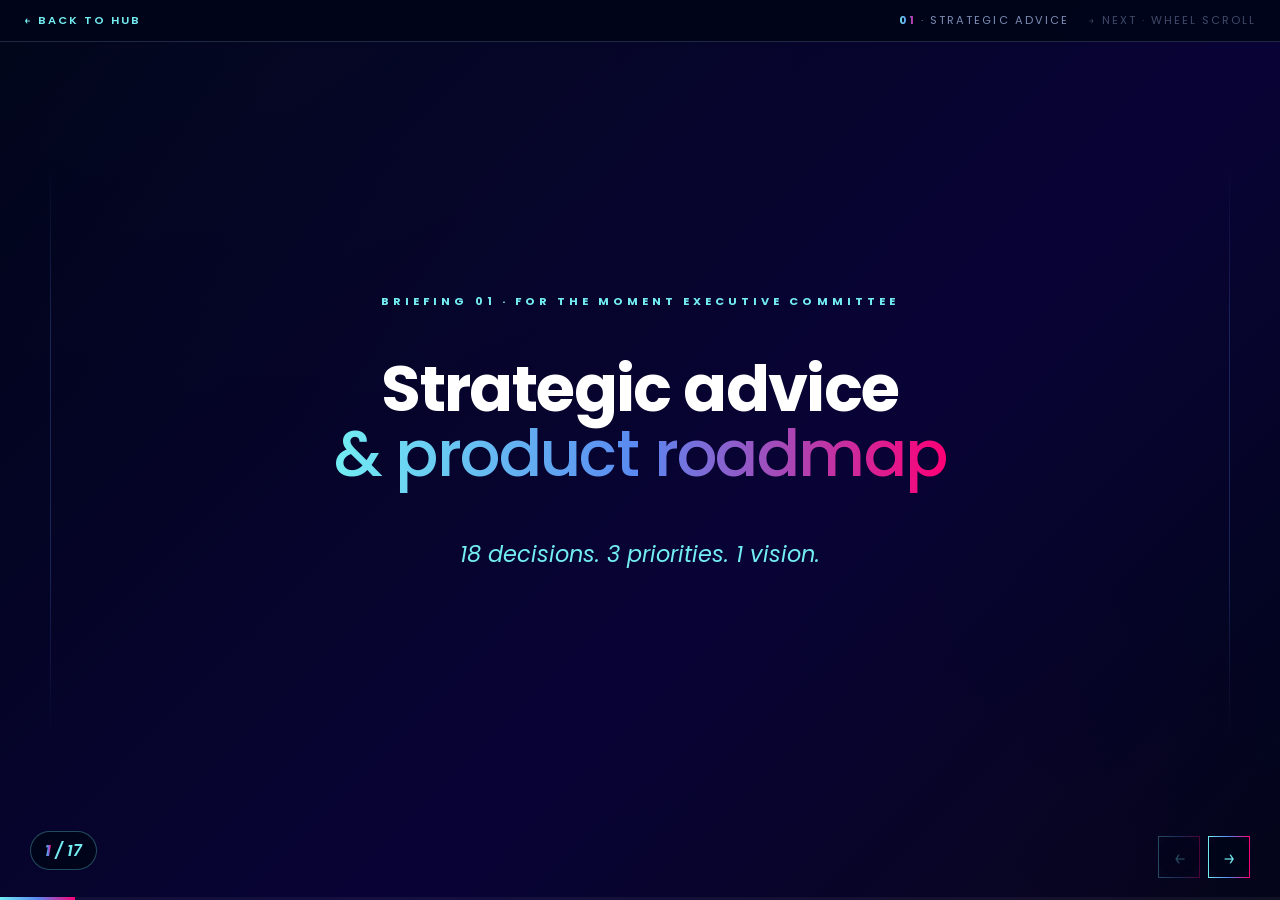
<file: conseils.html>
<!doctype html>
<html lang="en">
<head>
<meta charset="utf-8">
<meta name="viewport" content="width=device-width, initial-scale=1, maximum-scale=1.0">
<title>01 · Strategic Advice · MOMENT</title>
<link rel="preconnect" href="https://fonts.googleapis.com">
<link rel="preconnect" href="https://fonts.gstatic.com" crossorigin>
<link href="https://fonts.googleapis.com/css2?family=Poppins:wght@300;400;500;600;700&family=Montserrat:wght@400;500;600&family=JetBrains+Mono:wght@400;500&display=swap" rel="stylesheet">
<link rel="stylesheet" href="assets/styles.css">
</head>
<body class="deck-body">

<nav class="top-nav">
  <a href="index.html" class="home-link">Back to hub</a>
  <span><strong style="color:var(--gold-400)">01</strong> · Strategic advice <span style="opacity:0.5; margin-left: 14px;">→ next · wheel scroll</span></span>
</nav>

<svg width="0" height="0" style="position:absolute" aria-hidden="true">
  <defs>
    <symbol id="i-phone" viewBox="0 0 24 24" stroke="currentColor" fill="none" stroke-width="1.6" stroke-linecap="round" stroke-linejoin="round"><rect x="5" y="2" width="14" height="20" rx="2"/></symbol>
    <symbol id="i-globe" viewBox="0 0 24 24" stroke="currentColor" fill="none" stroke-width="1.6" stroke-linecap="round" stroke-linejoin="round"><circle cx="12" cy="12" r="10"/><line x1="2" y1="12" x2="22" y2="12"/><path d="M12 2a15.3 15.3 0 0 1 4 10 15.3 15.3 0 0 1-4 10 15.3 15.3 0 0 1-4-10 15.3 15.3 0 0 1 4-10z"/></symbol>
    <symbol id="i-cc" viewBox="0 0 24 24" stroke="currentColor" fill="none" stroke-width="1.6" stroke-linecap="round" stroke-linejoin="round"><rect x="2" y="6" width="20" height="14" rx="2"/><line x1="2" y1="10" x2="22" y2="10"/></symbol>
    <symbol id="i-crown" viewBox="0 0 24 24" stroke="currentColor" fill="none" stroke-width="1.6" stroke-linecap="round" stroke-linejoin="round"><path d="M2 4l3 12h14l3-12-6 7-4-7-4 7-6-7z"/></symbol>
    <symbol id="i-shield" viewBox="0 0 24 24" stroke="currentColor" fill="none" stroke-width="1.6" stroke-linecap="round" stroke-linejoin="round"><path d="M12 22s8-4 8-10V5l-8-3-8 3v7c0 6 8 10 8 10z"/></symbol>
    <symbol id="i-diamond" viewBox="0 0 24 24" stroke="currentColor" fill="none" stroke-width="1.6" stroke-linecap="round" stroke-linejoin="round"><path d="M6 3h12l4 6-10 13L2 9z"/></symbol>
    <symbol id="i-chart" viewBox="0 0 24 24" stroke="currentColor" fill="none" stroke-width="1.6" stroke-linecap="round" stroke-linejoin="round"><line x1="3" y1="3" x2="3" y2="21"/><line x1="3" y1="21" x2="21" y2="21"/><rect x="7" y="13" width="3" height="6"/><rect x="12" y="8" width="3" height="11"/></symbol>
    <symbol id="i-users" viewBox="0 0 24 24" stroke="currentColor" fill="none" stroke-width="1.6" stroke-linecap="round" stroke-linejoin="round"><path d="M17 21v-2a4 4 0 0 0-4-4H5a4 4 0 0 0-4 4v2"/><circle cx="9" cy="7" r="4"/></symbol>
    <symbol id="i-cube" viewBox="0 0 24 24" stroke="currentColor" fill="none" stroke-width="1.6" stroke-linecap="round" stroke-linejoin="round"><path d="M21 16V8a2 2 0 0 0-1-1.73l-7-4a2 2 0 0 0-2 0l-7 4A2 2 0 0 0 3 8v8a2 2 0 0 0 1 1.73l7 4a2 2 0 0 0 2 0l7-4A2 2 0 0 0 21 16z"/></symbol>
    <symbol id="i-layers" viewBox="0 0 24 24" stroke="currentColor" fill="none" stroke-width="1.6" stroke-linecap="round" stroke-linejoin="round"><polygon points="12 2 2 7 12 12 22 7 12 2"/><polyline points="2 17 12 22 22 17"/></symbol>
    <symbol id="i-sync" viewBox="0 0 24 24" stroke="currentColor" fill="none" stroke-width="1.6" stroke-linecap="round" stroke-linejoin="round"><polyline points="23 4 23 10 17 10"/><polyline points="1 20 1 14 7 14"/><path d="M3.51 9a9 9 0 0 1 14.85-3.36L23 10M1 14l4.64 4.36A9 9 0 0 0 20.49 15"/></symbol>
    <symbol id="i-target" viewBox="0 0 24 24" stroke="currentColor" fill="none" stroke-width="1.6" stroke-linecap="round" stroke-linejoin="round"><circle cx="12" cy="12" r="10"/><circle cx="12" cy="12" r="6"/><circle cx="12" cy="12" r="2"/></symbol>
    <symbol id="i-rocket" viewBox="0 0 24 24" stroke="currentColor" fill="none" stroke-width="1.6" stroke-linecap="round" stroke-linejoin="round"><path d="M12 15l-3-3a22 22 0 0 1 2-3.95A12.88 12.88 0 0 1 22 2c0 2.72-.78 7.5-6 11a22.35 22.35 0 0 1-4 2z"/></symbol>
    <symbol id="i-leaf" viewBox="0 0 24 24" stroke="currentColor" fill="none" stroke-width="1.6" stroke-linecap="round" stroke-linejoin="round"><path d="M6 3c5 0 9 4 9 9 0 5 0 7-2 9-3 0-7-1-7-5"/></symbol>
    <symbol id="i-sparkles" viewBox="0 0 24 24" stroke="currentColor" fill="none" stroke-width="1.6" stroke-linecap="round" stroke-linejoin="round"><path d="M12 3l1.9 5.8L20 12l-6.1 1.9L12 21l-1.9-7.1L4 12l6.1-1.9L12 3z"/></symbol>
    <symbol id="i-clock" viewBox="0 0 24 24" stroke="currentColor" fill="none" stroke-width="1.6" stroke-linecap="round" stroke-linejoin="round"><circle cx="12" cy="12" r="10"/><polyline points="12 6 12 12 16 14"/></symbol>
    <symbol id="i-quote" viewBox="0 0 24 24" stroke="currentColor" fill="none" stroke-width="1.6" stroke-linecap="round" stroke-linejoin="round"><path d="M3 21c3 0 7-1 7-8V5c0-1.25-.756-2.017-2-2H4c-1.25 0-2 .75-2 1.972V11c0 1.25.75 2 2 2 1 0 1 0 1 1v1c0 1-1 2-2 2"/></symbol>
  </defs>
</svg>

<div class="deck-shell">

    <!-- 1. TITLE -->
    <section class="canvas">
      <div class="bg-photo" style="background-image: url('https://images.unsplash.com/photo-1436491865332-7a61a109cc05?w=2400&q=80')"></div>
      <div class="center-stage airy">
        <span class="slide-kicker">Briefing 01 · for the MOMENT executive committee</span>
        <h1 class="slide-title">Strategic advice<br><em>&amp; product roadmap</em></h1>
        <p class="slide-sub">18 decisions. 3 priorities. 1 vision.</p>
      </div>
    </section>

    <!-- 2. OVERVIEW — sommaire intuitif -->
    <section class="canvas">
      <div class="bg-photo deep" style="background-image: url('https://images.unsplash.com/photo-1542296332-2e4473faf563?w=2400&q=80')"></div>
      <div class="overview-pro">
        <div class="op-header">
          <h2>Briefing 01 · <em>table des matières</em></h2>
          <span class="op-hint">click any card to jump</span>
        </div>

        <div class="op-grid">

          <div class="op-section">Introduction</div>
          <a class="op-card featured" href="#/0">
            <div class="op-pict"><svg class="icon"><use href="#i-rocket"/></svg></div>
            <span class="op-num">01</span>
            <h3 class="op-title">Strategic roadmap<em>The briefing cover</em></h3>
            <span class="op-tag">Title</span>
          </a>

          <div class="op-section">Market structure</div>
          <a class="op-card" href="#/2">
            <div class="op-pict"><svg class="icon"><use href="#i-users"/></svg></div>
            <span class="op-num">02</span>
            <h3 class="op-title">Market structure · Typologies<em>6 typologies · 15–19% each</em></h3>
            <span class="op-tag">Exhibit 02</span>
          </a>
          <a class="op-card" href="#/3">
            <div class="op-pict"><svg class="icon"><use href="#i-layers"/></svg></div>
            <span class="op-num">03</span>
            <h3 class="op-title">Market structure · Demand Spaces<em>3 high-value · 4 high-volume</em></h3>
            <span class="op-tag">Exhibit 03</span>
          </a>

          <div class="op-section">Three absolute priorities · act now</div>
          <a class="op-card" href="#/4">
            <div class="op-pict"><svg class="icon"><use href="#i-target"/></svg></div>
            <span class="op-num">04</span>
            <h3 class="op-title">The three plays<em>Donut trio · overview</em></h3>
            <span class="op-tag">Synthesis</span>
          </a>
          <a class="op-card" href="#/5">
            <div class="op-pict"><svg class="icon"><use href="#i-phone"/></svg></div>
            <span class="op-num">05</span>
            <h3 class="op-title">Mobile companion<em>PWA · 42% trips</em></h3>
            <span class="op-tag">Priority 01</span>
          </a>
          <a class="op-card featured" href="#/6">
            <div class="op-pict"><svg class="icon"><use href="#i-globe"/></svg></div>
            <span class="op-num">06</span>
            <h3 class="op-title">Multilingual + recognition<em>65% value · record</em></h3>
            <span class="op-tag">Priority 02</span>
          </a>
          <a class="op-card" href="#/7">
            <div class="op-pict"><svg class="icon"><use href="#i-cc"/></svg></div>
            <span class="op-num">07</span>
            <h3 class="op-title">Asia + LATAM local payment methods<em>27% Asian value</em></h3>
            <span class="op-tag">Priority 03</span>
          </a>

          <div class="op-section">Portfolio &amp; product expansion</div>
          <a class="op-card" href="#/8">
            <div class="op-pict"><svg class="icon"><use href="#i-cube"/></svg></div>
            <span class="op-num">08</span>
            <h3 class="op-title">Existing portfolio<em>3 products · 3 maturities</em></h3>
            <span class="op-tag">Audit</span>
          </a>
          <a class="op-card" href="#/9">
            <div class="op-pict"><svg class="icon"><use href="#i-layers"/></svg></div>
            <span class="op-num">09</span>
            <h3 class="op-title">New products<em>6 priority · 3 exploratory</em></h3>
            <span class="op-tag">Trump cards</span>
          </a>
          <a class="op-card" href="#/10">
            <div class="op-pict"><svg class="icon"><use href="#i-leaf"/></svg></div>
            <span class="op-num">11</span>
            <h3 class="op-title">Exploratory products<em>3 cards · post-COVID</em></h3>
            <span class="op-tag">Exploratory</span>
          </a>

          <div class="op-section">Platform · revolutionary bets</div>
          <a class="op-card featured" href="#/11">
            <div class="op-pict"><svg class="icon"><use href="#i-rocket"/></svg></div>
            <span class="op-num">12</span>
            <h3 class="op-title">Revolutionary bets<em>Cabin Sense · MOMENT Network</em></h3>
            <span class="op-tag">Platform plays</span>
          </a>

          <div class="op-section">Roadmap &amp; pivots</div>
          <a class="op-card" href="#/12">
            <div class="op-pict"><svg class="icon"><use href="#i-clock"/></svg></div>
            <span class="op-num">10</span>
            <h3 class="op-title">Roadmap 2026 → 2028<em>4 horizons of execution</em></h3>
            <span class="op-tag">Timeline</span>
          </a>
          <a class="op-card" href="#/13">
            <div class="op-pict"><svg class="icon"><use href="#i-crown"/></svg></div>
            <span class="op-num">11</span>
            <h3 class="op-title">Business pivots<em>Recognition aaS · freemium</em></h3>
            <span class="op-tag">enterprise software</span>
          </a>

          <div class="op-section">Vision &amp; differentiation</div>
          <a class="op-card featured" href="#/14">
            <div class="op-pict"><svg class="icon"><use href="#i-sparkles"/></svg></div>
            <span class="op-num">12</span>
            <h3 class="op-title">Vision 2028<em>Operator of perceived experience</em></h3>
            <span class="op-tag">Vision</span>
          </a>
          <a class="op-card" href="#/15">
            <div class="op-pict"><svg class="icon"><use href="#i-target"/></svg></div>
            <span class="op-num">13</span>
            <h3 class="op-title">AF strategic account<em>5 dominant DS</em></h3>
            <span class="op-tag">Account</span>
          </a>
          <a class="op-card featured" href="#/16">
            <div class="op-pict"><svg class="icon"><use href="#i-rocket"/></svg></div>
            <span class="op-num">14</span>
            <h3 class="op-title">MOMENT pitch<em>7 / 13 criteria covered</em></h3>
            <span class="op-tag">Closing</span>
          </a>

        </div>
      </div>
    </section>

    <!-- 3a. MARKET STRUCTURE — 6 typologies -->
    <section class="canvas slide-mc has-bg">
      <header class="mc-action">
        <span class="mc-label">Exhibit 02 · Market structure</span>
        <h2 class="mc-title">The Air France-KLM market is <strong>atomised across 6 typologies</strong>, each 15–19% — no single segment dominates.</h2>
      </header>

      <div class="mc-body cols-3">

        <article class="mc-block">
          <h4>Operational baseline</h4>
          <ol>
            <li><span><strong>Busy ambitious · 19%</strong>Flying = task in busy schedule · India, Brazil, Korea</span></li>
            <li><span><strong>Functional minded · 19%</strong>Flying = least exciting · Japan, NL, FR, DE</span></li>
          </ol>
        </article>

        <article class="mc-block">
          <h4>Experience seekers</h4>
          <ol>
            <li><span><strong>Travel lovers · 15%</strong>Journey = destination · Brazil, Italy, Korea</span></li>
            <li><span><strong>Premium seekers · 15%</strong>Flying = routine · China dominant</span></li>
          </ol>
        </article>

        <article class="mc-block">
          <h4>Defensive / opportunistic</h4>
          <ol>
            <li><span><strong>Cautious insecure · 16%</strong>Air travel = exceptional · France, Germany</span></li>
            <li><span><strong>Online price hunters · 17%</strong>Means of transport · Nordics, NL, USA, UK</span></li>
          </ol>
        </article>

      </div>

      <footer class="mc-foot">
        <span class="src">Source · <strong>Air France-KLM customer study, Dec 2015</strong> · n ≈ 5,000 passengers · 13 markets</span>
        <span class="page">Briefing 01 · 03 / 15</span>
      </footer>
    </section>

    <!-- 3b. MARKET STRUCTURE — 13 Demand Spaces · volume vs value -->
    <section class="canvas slide-mc has-bg">
      <header class="mc-action">
        <span class="mc-label">Exhibit 03 · Market structure</span>
        <h2 class="mc-title">The <strong>3 highest-value Demand Spaces capture 33%</strong> of value with only 20% of trips.</h2>
      </header>

      <div class="mc-body">

        <article class="mc-block mc-metrics">
          <h4>3 high-value DS · 33% of value</h4>
          <div class="mc-stat-grid">
            <div class="mc-stat hero">
              <span class="num">+71<small>%</small></span>
              <span class="lbl">DS #9 · Luxury Now</span>
              <span class="ctx">100% Premium · China</span>
            </div>
            <div class="mc-stat">
              <span class="num">+66<small>%</small></span>
              <span class="lbl">DS #3 · Recognition</span>
              <span class="ctx">100% Busy ambitious</span>
            </div>
            <div class="mc-stat">
              <span class="num">+50<small>%</small></span>
              <span class="lbl">DS #6 · Personalised</span>
              <span class="ctx">Travel + Premium</span>
            </div>
          </div>
        </article>

        <article class="mc-block mc-blockers">
          <h4>4 large-volume DS · 49% of trips · under-indexed in value</h4>
          <ol>
            <li><span><strong>DS #2 · A good start</strong>14% trips · 5% value · index −64%</span></li>
            <li><span><strong>DS #10 · Reassure me</strong>12% trips · 7% value · index −42%</span></li>
            <li><span><strong>DS #12 · Best deal</strong>12% trips · 9% value · index −25%</span></li>
          </ol>
        </article>

      </div>

      <footer class="mc-foot">
        <span class="src">Source · <strong>Air France-KLM customer study, Dec 2015</strong> · 13 DS = 6 typologies × 7 occasions</span>
        <span class="page">Briefing 01 · 04 / 15</span>
      </footer>
    </section>

    <!-- 3. THREE PRIORITIES — DONUT TRIO -->
    <section class="canvas">
      <div class="bg-photo deep" style="background-image: url('https://images.unsplash.com/photo-1542296332-2e4473faf563?w=2400&q=80')"></div>
      <div class="center-stage airy" style="padding: 80px 80px;">
        <span class="slide-kicker">Three absolute priorities · act now</span>
        <h2 class="slide-title sm" style="margin-bottom: 30px;">Three plays. <em>One year window.</em></h2>

        <div class="donut-row airy" style="width: 100%; max-width: 1180px; margin-top: 50px;">
          <div style="display:flex; flex-direction:column; align-items:center; gap:20px;">
            <div class="donut" style="--pct: 42;">
              <div class="d-inner"><div class="d-num">42<small>%</small></div><span class="d-lbl">trips covered</span></div>
            </div>
            <div style="text-align:center;">
              <div style="font-family: var(--font-display); font-size: 1.5em; font-weight:500; color: var(--paper);">Mobile companion</div>
              <div style="font-family: var(--font-body); font-size: 0.5em; letter-spacing:0.18em; text-transform:uppercase; color: var(--gold-400); margin-top:8px;">PWA · cross-product · 6 DS</div>
            </div>
          </div>

          <div style="display:flex; flex-direction:column; align-items:center; gap:20px;">
            <div class="donut lg warm" style="--pct: 65;">
              <div class="d-inner"><div class="d-num">65<small>%</small></div><span class="d-lbl">value · record</span></div>
            </div>
            <div style="text-align:center;">
              <div style="font-family: var(--font-display); font-size: 1.7em; font-weight:500; color: var(--gold-300);">Multilingual + recognition</div>
              <div style="font-family: var(--font-body); font-size: 0.5em; letter-spacing:0.18em; text-transform:uppercase; color: var(--gold-400); margin-top:8px;">Portfolio record · MOOD</div>
            </div>
          </div>

          <div style="display:flex; flex-direction:column; align-items:center; gap:20px;">
            <div class="donut alert" style="--pct: 27;">
              <div class="d-inner"><div class="d-num">27<small>%</small></div><span class="d-lbl">Asian value</span></div>
            </div>
            <div style="text-align:center;">
              <div style="font-family: var(--font-display); font-size: 1.5em; font-weight:500; color: var(--paper);">Asia + LATAM local payment methods</div>
              <div style="font-family: var(--font-body); font-size: 0.5em; letter-spacing:0.18em; text-transform:uppercase; color: var(--gold-400); margin-top:8px;">Alipay · WeChat · Paytm</div>
            </div>
          </div>
        </div>
      </div>
    </section>

    <!-- 4. PRIORITY 01 — Mobile companion -->
    <section class="canvas">
      <div class="bg-photo deep" style="background-image: url('https://images.unsplash.com/photo-1512428559087-560fa5ceab42?w=2400&q=80')"></div>
      <div class="center-stage airy">
        <span class="slide-kicker">Priority 01</span>
        <h1 class="slide-title">Mobile companion <em>PWA</em></h1>
        <p class="slide-sub">Resolves the 93%-smartphone / 8%-checkin paradox.</p>
        <div class="stat-triplet light" style="max-width: 950px; margin-top: 40px;">
          <div><div class="v">6<small> DS</small></div><span class="l">Convergence</span></div>
          <div class="hero"><div class="v">42<small>%</small></div><span class="l">Trips covered</span></div>
          <div><div class="v">58<small>%</small></div><span class="l">Portfolio value</span></div>
        </div>
        <p class="mega-cap" style="margin-top:30px">Pre-flight QR check-in · onboard WiFi · lounge wayfinding · MOOD Light · marketplace.</p>
      </div>
    </section>

    <!-- 5. PRIORITY 02 — Multilingual -->
    <section class="canvas">
      <div class="bg-photo deep" style="background-image: url('https://images.unsplash.com/photo-1565008447742-97f6f38c985c?w=2400&q=80')"></div>
      <div class="center-stage airy">
        <span class="slide-kicker">Priority 02</span>
        <h1 class="slide-title">Multilingual <em>+ recognition</em></h1>
        <p class="slide-sub">Mandarin · Portuguese · Hindi · Japanese · Korean · Nordic.</p>
        <div class="stat-triplet light" style="max-width: 950px; margin-top: 40px;">
          <div><div class="v">6<small> DS</small></div><span class="l">Convergence</span></div>
          <div><div class="v">45<small>%</small></div><span class="l">Trips covered</span></div>
          <div class="hero"><div class="v">65<small>%</small></div><span class="l">Value · record</span></div>
        </div>
        <p class="mega-cap" style="margin-top:30px">Highest multi-segment ROI in the portfolio.</p>
      </div>
    </section>

    <!-- 6. PRIORITY 03 — Asia + LATAM local payment methods -->
    <section class="canvas">
      <div class="bg-photo deep" style="background-image: url('https://images.unsplash.com/photo-1601581875309-fafbf2d3ed3a?w=2400&q=80')"></div>
      <div class="center-stage airy">
        <span class="slide-kicker">Priority 03 · urgent</span>
        <h1 class="slide-title">Asia + LATAM <em>payment providers</em></h1>
        <p class="slide-sub">50%+ Asian premium passengers blocked at checkout.</p>
        <div class="stat-triplet light" style="max-width: 950px; margin-top: 40px;">
          <div><div class="v">3<small> DS</small></div><span class="l">Convergence</span></div>
          <div><div class="v">5</div><span class="l">PSPs to add</span></div>
          <div class="hero"><div class="v">27<small>%</small></div><span class="l">Asian value at stake</span></div>
        </div>
        <p class="mega-cap" style="margin-top:30px">Alipay · WeChat Pay · Paytm · Razorpay · Mercado Pago — 6 months window.</p>
      </div>
    </section>

    <!-- 7. EXISTING PORTFOLIO -->
    <section class="canvas">
      <div class="bg-photo deep" style="background-image: url('https://images.unsplash.com/photo-1556388158-158ea5ccacbd?w=2400&q=80')"></div>
      <div class="detail-stage compact">
        <div class="section-title-pro">
          <div class="st-l">
            <span class="st-kicker">Existing portfolio · maturity audit</span>
            <h2>Three products. <em>Three maturities.</em></h2>
          </div>
          <div class="st-r">CONNECT is the priority muscle-up: ★★ today, target ★★★★ by 2027.</div>
        </div>

        <div class="product-strip">
          <div class="ps-card">
            <div class="ps-pict"><svg class="icon"><use href="#i-rocket"/></svg></div>
            <div>
              <div class="ps-name">MOOD</div>
              <div class="ps-tagline">Onboard entertainment</div>
            </div>
            <div class="maturity-gauge"><span class="mg-dot on"></span><span class="mg-dot on"></span><span class="mg-dot on"></span><span class="mg-dot on"></span><span class="mg-dot on"></span></div>
            <div class="ps-foot">
              <span class="ps-status">Mature · enrich</span>
              <span class="kpi-giant compact"><span class="kg-num">65<span class="unit">% value</span></span></span>
            </div>
          </div>

          <div class="ps-card">
            <div class="ps-pict"><svg class="icon"><use href="#i-cube"/></svg></div>
            <div>
              <div class="ps-name">AIRFREE</div>
              <div class="ps-tagline">Marketplace · in-flight menu</div>
            </div>
            <div class="maturity-gauge"><span class="mg-dot on"></span><span class="mg-dot on"></span><span class="mg-dot on"></span><span class="mg-dot on"></span><span class="mg-dot"></span></div>
            <div class="ps-foot">
              <span class="ps-status">Growth · strengthen</span>
              <span class="kpi-giant compact"><span class="kg-num">37<span class="unit">% value</span></span></span>
            </div>
          </div>

          <div class="ps-card muscle">
            <div class="ps-pict"><svg class="icon"><use href="#i-sync"/></svg></div>
            <div>
              <div class="ps-name">CONNECT</div>
              <div class="ps-tagline">Wi-Fi Wi-Fi sign-in page</div>
            </div>
            <div class="maturity-gauge alert"><span class="mg-dot on"></span><span class="mg-dot on"></span><span class="mg-dot"></span><span class="mg-dot"></span><span class="mg-dot"></span></div>
            <div class="ps-foot">
              <span class="ps-status">Priority muscle-up</span>
              <span class="alert-badge">4 tiers needed</span>
            </div>
          </div>
        </div>
      </div>
    </section>

    <!-- 8a. NEW PRODUCTS · 6 PRIORITY -->
    <section class="canvas">
      <div class="bg-photo deep" style="background-image: url('https://images.unsplash.com/photo-1517245386807-bb43f82c33c4?w=2400&q=80')"></div>
      <div class="detail-stage compact">
        <div class="section-title-pro">
          <div class="st-l">
            <span class="st-kicker">enterprise software expansion · 6 priority plays</span>
            <h2>Six new products. <em>Act now.</em></h2>
          </div>
          <div class="st-r">Priority dots indicate strategic intensity. Each card is a enterprise software pivot ready for execution Q3 2026 → H1 2027.</div>
        </div>

        <div class="trump-grid cols-3">
          <div class="trump-card priority-1">
            <div class="tc-dots"><span class="dot"></span><span class="dot"></span><span class="dot"></span></div>
            <div class="tc-head">
              <span class="tc-rank">Priority · 01</span>
              <div class="tc-pict"><svg class="icon"><use href="#i-phone"/></svg></div>
            </div>
            <div class="tc-name">Mobile companion<em>Cross-product mobile web app · 6 DS</em></div>
            <div class="tc-kpi"><span class="v">58<small>%</small></span><span class="l">portfolio value</span></div>
          </div>
          <div class="trump-card priority-1">
            <div class="tc-dots"><span class="dot"></span><span class="dot"></span><span class="dot"></span></div>
            <div class="tc-head">
              <span class="tc-rank">Priority · 02</span>
              <div class="tc-pict"><svg class="icon"><use href="#i-crown"/></svg></div>
            </div>
            <div class="tc-name">Recognition aaS<em>Premium enterprise software · 5 DS</em></div>
            <div class="tc-kpi"><span class="v">49<small>%</small></span><span class="l">value · record</span></div>
          </div>
          <div class="trump-card priority">
            <div class="tc-dots"><span class="dot"></span><span class="dot"></span><span class="dot off"></span></div>
            <div class="tc-head">
              <span class="tc-rank">Priority · 03</span>
              <div class="tc-pict"><svg class="icon"><use href="#i-shield"/></svg></div>
            </div>
            <div class="tc-name">Anxiety-free suite<em>Niche software · Fabrice &amp; Caroline</em></div>
            <div class="tc-kpi"><span class="v">24<small>%</small></span><span class="l">trips covered</span></div>
          </div>
          <div class="trump-card priority">
            <div class="tc-dots"><span class="dot"></span><span class="dot"></span><span class="dot off"></span></div>
            <div class="tc-head">
              <span class="tc-rank">Priority · 04</span>
              <div class="tc-pict"><svg class="icon"><use href="#i-diamond"/></svg></div>
            </div>
            <div class="tc-name">Asian luxury suite<em>Asia enterprise software · DS#3 + #9</em></div>
            <div class="tc-kpi"><span class="v">27<small>%</small></span><span class="l">Asian value</span></div>
          </div>
          <div class="trump-card priority">
            <div class="tc-dots"><span class="dot"></span><span class="dot"></span><span class="dot off"></span></div>
            <div class="tc-head">
              <span class="tc-rank">Priority · 05</span>
              <div class="tc-pict"><svg class="icon"><use href="#i-chart"/></svg></div>
            </div>
            <div class="tc-name">Low-cost freemium<em>New market · Ryanair · EasyJet</em></div>
            <div class="tc-kpi"><span class="v">17<small>%</small></span><span class="l">trips · untouched</span></div>
          </div>
          <div class="trump-card priority">
            <div class="tc-dots"><span class="dot"></span><span class="dot off"></span><span class="dot off"></span></div>
            <div class="tc-head">
              <span class="tc-rank">Priority · 06</span>
              <div class="tc-pict"><svg class="icon"><use href="#i-users"/></svg></div>
            </div>
            <div class="tc-name">Group travel<em>Transverse · DS#1 #5 #6 #10</em></div>
            <div class="tc-kpi"><span class="v">71<small>%</small></span><span class="l">couples · 53% kids</span></div>
          </div>
        </div>
      </div>
    </section>

    <!-- 8b. NEW PRODUCTS · 3 EXPLORATORY -->
    <section class="canvas">
      <div class="bg-photo deep" style="background-image: url('https://images.unsplash.com/photo-1517245386807-bb43f82c33c4?w=2400&q=80')"></div>
      <div class="detail-stage compact">
        <div class="section-title-pro">
          <div class="st-l">
            <span class="st-kicker">enterprise software expansion · 3 exploratory plays</span>
            <h2>Three exploratory products. <em>Post-COVID validation.</em></h2>
          </div>
          <div class="st-r">These three cards await fresh data before commercial commitment — they sit outside the 2026–2028 roadmap.</div>
        </div>

        <div class="trump-grid cols-3">
          <div class="trump-card exploratory">
            <div class="tc-dots"><span class="dot off"></span><span class="dot off"></span><span class="dot off"></span></div>
            <div class="tc-head">
              <span class="tc-rank exploratory">Exploratory · 07</span>
              <div class="tc-pict"><svg class="icon"><use href="#i-leaf"/></svg></div>
            </div>
            <div class="tc-name">Sustainability<em>Carbon · green marketplace</em></div>
            <div class="tc-kpi"><span class="v">n/a</span><span class="l">post-COVID validation</span></div>
          </div>
          <div class="trump-card exploratory">
            <div class="tc-dots"><span class="dot off"></span><span class="dot off"></span><span class="dot off"></span></div>
            <div class="tc-head">
              <span class="tc-rank exploratory">Exploratory · 08</span>
              <div class="tc-pict"><svg class="icon"><use href="#i-sparkles"/></svg></div>
            </div>
            <div class="tc-name">Inflight wellness<em>Meditation · sleep · jetlag</em></div>
            <div class="tc-kpi"><span class="v">5</span><span class="l">DS convergent</span></div>
          </div>
          <div class="trump-card exploratory">
            <div class="tc-dots"><span class="dot off"></span><span class="dot off"></span><span class="dot off"></span></div>
            <div class="tc-head">
              <span class="tc-rank exploratory">Exploratory · 09</span>
              <div class="tc-pict"><svg class="icon"><use href="#i-clock"/></svg></div>
            </div>
            <div class="tc-name">Post-trip companion<em>Delivery · POI · re-engage</em></div>
            <div class="tc-kpi"><span class="v">n/a</span><span class="l">capitalises existing</span></div>
          </div>
        </div>
      </div>
    </section>

    <!-- 9b. REVOLUTIONARY BETS — beyond products, into platform -->
    <section class="canvas slide-mc has-bg">
      <header class="mc-action">
        <span class="mc-label">Beyond products · platform plays · 100% B2B</span>
        <h2 class="mc-title">Two <strong>revolutionary bets</strong> to move MOMENT from cabin vendor to the <strong>operating system of mobility</strong> (airports · air · rail).</h2>
      </header>

      <div class="bet-row">

        <article class="bet-card">
          <div class="bet-head">
            <span class="bet-rank">Bet · 01</span>
            <span class="bet-tag">Passenger AI layer · air + rail</span>
          </div>
          <h3 class="bet-title">Cabin Sense</h3>
          <p class="bet-sub">One sensing tech · two outputs · sold to carriers (air &amp; rail).</p>

          <p class="bet-desc">An on-board AI reads passenger state in real time — smartwatch signals, voice tone, interaction patterns — and powers <strong>two products at once</strong>, deployable on aircraft <strong>and rolling stock</strong>:</p>

          <div class="bet-outputs">
            <div class="bet-output">
              <span class="bet-out-tag">For the passenger</span>
              <ul>
                <li>Adaptive cabin UI (calmer colors, large fonts, native language)</li>
                <li>Proactive reassurance pushes (on-time, luggage loaded)</li>
                <li>Sleep-aware mode (dim screen, do-not-disturb)</li>
              </ul>
            </div>
            <div class="bet-output">
              <span class="bet-out-tag">For the crew</span>
              <ul>
                <li>Live cabin map: anxious, premium, sleeping, satisfied</li>
                <li>Micro-attention suggestions ("3A is Platinum · offer welcome")</li>
                <li>Service NPS tracking in real time</li>
              </ul>
            </div>
          </div>

          <div class="bet-foot">
            <div class="bet-foot-block">
              <span class="bet-foot-label">Solves</span>
              <span class="bet-foot-text">21% anxious cluster · recognition gap · sleep-aware UX · disruption help · senior accessibility</span>
            </div>
            <div class="bet-foot-block">
              <span class="bet-foot-label">Revenue</span>
              <span class="bet-foot-text">B2B licence per aircraft / per train + premium tiers (anxiety · recognition · personalisation) + insurance partnerships</span>
            </div>
          </div>
        </article>

        <article class="bet-card">
          <div class="bet-head">
            <span class="bet-rank">Bet · 02</span>
            <span class="bet-tag">Multi-modal B2B layer</span>
          </div>
          <h3 class="bet-title">MOMENT Network</h3>
          <p class="bet-sub">One federated identity · every operator.</p>

          <p class="bet-desc">A B2B orchestration layer that lets <strong>airports, airlines and rail operators</strong> share opted-in passenger context — identity, preferences, payment tokens — so each operator delivers continuity without losing customer ownership.</p>

          <div class="bet-outputs">
            <div class="bet-output">
              <span class="bet-out-tag">3 B2B targets</span>
              <ul>
                <li>Airports (ADP, Schiphol, Heathrow, AENA)</li>
                <li>Airlines (AF, KLM, LH, Cathay, SQ…)</li>
                <li>Rail operators (SNCF, Eurostar, DB, Renfe…)</li>
              </ul>
            </div>
            <div class="bet-output">
              <span class="bet-out-tag">Continuity examples</span>
              <ul>
                <li>Eurostar passenger recognised by KLM</li>
                <li>AF client recognised at ADP AIRFREE shops</li>
                <li>SNCF traveller resumes MOOD content on Lufthansa</li>
              </ul>
            </div>
          </div>

          <div class="bet-foot">
            <div class="bet-foot-block">
              <span class="bet-foot-label">Solves</span>
              <span class="bet-foot-text">Siloed loyalty · atomised identity · cross-modal friction · payment portability · alliance lock-in · 17% non-monetised trips</span>
            </div>
            <div class="bet-foot-block">
              <span class="bet-foot-label">Revenue</span>
              <span class="bet-foot-text">B2B licence per traveller-ID/year + cross-modal analytics tier + premium SLA + revenue share on cross-modal flows</span>
            </div>
          </div>
        </article>

      </div>

      <footer class="mc-foot">
        <span class="src">Both bets stay 100% B2B. Disrupt the alliance silo through cross-modal interoperability. MOMENT becomes the operating system of mobility.</span>
        <span class="page">Briefing 01 · 12 / 17</span>
      </footer>
    </section>

    <!-- 9. ROADMAP — 4 card phases with arrows -->
    <section class="canvas slide-mc has-bg">
      <header class="mc-action">
        <span class="mc-label">Execution · 2026 → 2028</span>
        <h2 class="mc-title">From <strong>quick wins</strong> in 12 months to <strong>4 enterprise software</strong> pivots by 2028.</h2>
      </header>

      <div class="rm-row">
        <article class="rm-card">
          <span class="rm-when">Now → 12 months</span>
          <h3 class="rm-title">Quick wins</h3>
          <ul class="rm-list">
            <li>Multi-language content</li>
            <li>Asian + Latam payment methods</li>
            <li>3-tier Wi-Fi portal</li>
            <li>Customer recognition</li>
            <li>Smarter in-flight menu</li>
          </ul>
          <span class="rm-count"><strong>5</strong> plays</span>
        </article>

        <span class="rm-arrow">→</span>

        <article class="rm-card">
          <span class="rm-when">12 → 24 months</span>
          <h3 class="rm-title">Cross-product modules</h3>
          <ul class="rm-list">
            <li>Mobile web app companion</li>
            <li>Mood switcher</li>
            <li>Wellness · sleep-aware</li>
            <li>Lounge digital experience</li>
            <li>Free Wi-Fi with ads</li>
          </ul>
          <span class="rm-count"><strong>9</strong> plays</span>
        </article>

        <span class="rm-arrow">→</span>

        <article class="rm-card">
          <span class="rm-when">24 → 36 months</span>
          <h3 class="rm-title">Enterprise software pivots</h3>
          <ul class="rm-list">
            <li>Recognition platform</li>
            <li>Anxiety-free travel suite</li>
            <li>Asian luxury suite</li>
            <li>Low-cost airline suite</li>
            <li>Personalised moments</li>
          </ul>
          <span class="rm-count"><strong>6</strong> plays</span>
        </article>

        <span class="rm-arrow">→</span>

        <article class="rm-card explore">
          <span class="rm-when">To validate</span>
          <h3 class="rm-title">Exploratory</h3>
          <ul class="rm-list">
            <li>Sustainability companion</li>
            <li>Inflight wellness hub</li>
            <li>Post-trip companion</li>
          </ul>
          <span class="rm-count"><strong>3</strong> plays</span>
        </article>
      </div>

      <footer class="mc-foot">
        <span class="src">Quick wins fund the pivots · pivots scale the model · exploratory remains optional.</span>
        <span class="page">Briefing 01 · 12 / 17</span>
      </footer>
    </section>

    <!-- 10. BUSINESS PIVOTS -->
    <section class="canvas">
      <div class="bg-photo deep" style="background-image: url('https://images.unsplash.com/photo-1556761175-5973dc0f32e7?w=2400&q=80')"></div>
      <div class="center-stage airy">
        <span class="slide-kicker">Two business-model pivots</span>
        <h2 class="slide-title sm" style="margin-bottom: 40px;">From feature to <em>enterprise software</em>.</h2>
        <div class="decision-grid cols-2" style="max-width: 1050px;">
          <div class="decision-card featured">
            <div class="ico-circle-lg"><svg class="icon"><use href="#i-crown"/></svg></div>
            <span class="rank">Pivot · premium</span>
            <h3>Recognition aaS</h3>
            <div class="num-big">49<small>%</small></div>
            <span class="kw">value · record</span>
          </div>
          <div class="decision-card">
            <div class="ico-circle-lg"><svg class="icon"><use href="#i-chart"/></svg></div>
            <span class="rank">Pivot · new market</span>
            <h3>ad-server freemium</h3>
            <div class="num-big">17<small>%</small></div>
            <span class="kw">never-touched low-cost</span>
          </div>
        </div>
      </div>
    </section>

    <!-- 11. VISION 2028 -->
    <section class="canvas">
      <div class="bg-photo deep" style="background-image: url('https://images.unsplash.com/photo-1583416750470-965b2707b355?w=2400&q=80')"></div>
      <div class="detail-stage compact">
        <div class="detail-header">
          <h2>Vision MOMENT 2028 · operator of <em>perceived experience</em></h2>
          <span class="label">6 pillars</span>
        </div>
        <div class="detail-body" style="display: flex; align-items: center; justify-content: center;">
          <div class="vision-radial">
            <div class="core"><span class="y">2028</span><span class="l">Vision</span></div>
            <div class="satellite s1"><div class="ico"><svg class="icon"><use href="#i-cube"/></svg></div><span class="kw">Modular</span></div>
            <div class="satellite s2"><div class="ico"><svg class="icon"><use href="#i-globe"/></svg></div><span class="kw">Global</span></div>
            <div class="satellite s3"><div class="ico"><svg class="icon"><use href="#i-layers"/></svg></div><span class="kw">Multi-tier</span></div>
            <div class="satellite s4"><div class="ico"><svg class="icon"><use href="#i-sync"/></svg></div><span class="kw">Cross-product</span></div>
            <div class="satellite s5"><div class="ico"><svg class="icon"><use href="#i-rocket"/></svg></div><span class="kw">B2B scalable</span></div>
            <div class="satellite s6"><div class="ico"><svg class="icon"><use href="#i-target"/></svg></div><span class="kw">Targeted</span></div>
          </div>
        </div>
      </div>
    </section>

    <!-- 12. AF ACCOUNT — dominance map -->
    <section class="canvas">
      <div class="bg-photo side" style="background-image: url('https://images.unsplash.com/photo-1583416750470-965b2707b355?w=2400&q=80')"></div>
      <div class="detail-stage compact">
        <div class="section-title-pro">
          <div class="st-l">
            <span class="st-kicker">Strategic account · Air France</span>
            <h2>Five Demand&nbsp;Spaces. <em>One dedicated pitch.</em></h2>
          </div>
          <div class="st-r">AF dominates 5 DS. The dedicated bundle = Anxiety-Free + Productivity + Recognition + Default Reliable.</div>
        </div>

        <div class="trump-grid cols-3-plus-3" style="gap: 14px;">
          <div class="trump-card priority-1">
            <div class="tc-head">
              <span class="tc-rank">DS · #11</span>
              <div class="tc-pict"><svg class="icon"><use href="#i-shield"/></svg></div>
            </div>
            <div class="tc-name">Make sure it works<em>Cautious business</em></div>
            <div class="tc-kpi"><span class="v">47<small>%</small></span><span class="l">AF share · record</span></div>
          </div>
          <div class="trump-card priority">
            <div class="tc-head">
              <span class="tc-rank">DS · #2</span>
              <div class="tc-pict"><svg class="icon"><use href="#i-clock"/></svg></div>
            </div>
            <div class="tc-name">A good start<em>Functional baseline</em></div>
            <div class="tc-kpi"><span class="v">22<small>%</small></span><span class="l">AF share</span></div>
          </div>
          <div class="trump-card priority">
            <div class="tc-head">
              <span class="tc-rank">DS · #13</span>
              <div class="tc-pict"><svg class="icon"><use href="#i-chart"/></svg></div>
            </div>
            <div class="tc-name">Efficiency<em>Price hunters</em></div>
            <div class="tc-kpi"><span class="v">18<small>%</small></span><span class="l">AF share</span></div>
          </div>
          <div class="trump-card priority">
            <div class="tc-head">
              <span class="tc-rank">DS · #5</span>
              <div class="tc-pict"><svg class="icon"><use href="#i-sparkles"/></svg></div>
            </div>
            <div class="tc-name">Treat myself<em>Senior leisure EU</em></div>
            <div class="tc-kpi"><span class="v">17<small>%</small></span><span class="l">AF share</span></div>
          </div>
          <div class="trump-card priority">
            <div class="tc-head">
              <span class="tc-rank">DS · #10</span>
              <div class="tc-pict"><svg class="icon"><use href="#i-shield"/></svg></div>
            </div>
            <div class="tc-name">Reassure me<em>Anxious mature EU</em></div>
            <div class="tc-kpi"><span class="v">14<small>%</small></span><span class="l">AF share</span></div>
          </div>
          <div class="trump-card priority-1" style="background: linear-gradient(160deg, rgba(201,169,97,0.16), rgba(255,255,255,0.02));">
            <div class="tc-head">
              <span class="tc-rank">Bundle pitch</span>
              <div class="tc-pict"><svg class="icon"><use href="#i-target"/></svg></div>
            </div>
            <div class="tc-name">Dedicated AF pitch<em>4 suites woven together</em></div>
            <div class="tc-kpi"><span class="v">5<small> DS</small></span><span class="l">addressed by 1 deal</span></div>
          </div>
        </div>
      </div>
    </section>

    <!-- 13. MOMENT PITCH — CHOICE PYRAMID -->
    <section class="canvas">
      <div class="bg-photo deep" style="background-image: url('https://images.unsplash.com/photo-1469854523086-cc02fe5d8800?w=2400&q=80')"></div>
      <div class="detail-stage compact">
        <div class="section-title-pro">
          <div class="st-l">
            <span class="st-kicker">The MOMENT pitch</span>
            <h2>Airlines are at parity. <em>MOMENT is the differentiator.</em></h2>
          </div>
          <div class="st-r">Differentiation happens through perceived experience — TIER 2 + TIER 3 criteria. MOMENT covers 7 of those 13.</div>
        </div>

        <div class="choice-pyramid" style="margin-top: 30px;">
          <div class="cp-row t1">
            <div class="cp-label">TIER 1 · operational baseline</div>
            <div class="cp-meta"><span class="v">11</span><span class="l">criteria · parity</span></div>
          </div>
          <div class="cp-row t2 covered">
            <div class="cp-label">TIER 2 · secondary differentiators</div>
            <div class="cp-meta"><span class="v">6</span><span class="l">criteria · 3 covered</span></div>
          </div>
          <div class="cp-row t3 covered">
            <div class="cp-label">TIER 3 · experience differentiators</div>
            <div class="cp-meta"><span class="v">7</span><span class="l">criteria · 4 covered</span></div>
          </div>
        </div>

        <div style="display:flex; align-items:center; justify-content:center; gap: 60px; margin-top: 50px;">
          <div style="text-align:center;">
            <div class="coverage-grid" style="margin: 0 auto 16px;">
              <div class="cov-dot on"></div><div class="cov-dot on"></div><div class="cov-dot on"></div><div class="cov-dot on"></div>
              <div class="cov-dot on"></div><div class="cov-dot on"></div><div class="cov-dot on"></div>
              <div class="cov-dot"></div><div class="cov-dot"></div><div class="cov-dot"></div><div class="cov-dot"></div>
              <div class="cov-dot"></div><div class="cov-dot"></div>
            </div>
            <div style="font-family: var(--font-display); font-size: 1.5em; color: var(--gold-300); font-style: italic;">7 / 13 covered</div>
          </div>
          <div style="max-width: 480px;">
            <p class="verbatim-display" style="font-size: 2em; padding-left: 30px;">Nowadays prices are quite similar among airlines. The key differences are service and on-flight experience.<span class="vd-attr">— DS #9 verbatim</span></p>
          </div>
        </div>
      </div>
    </section>

</div>

<script src="assets/deck.js"></script>
</body>
</html>
</file>
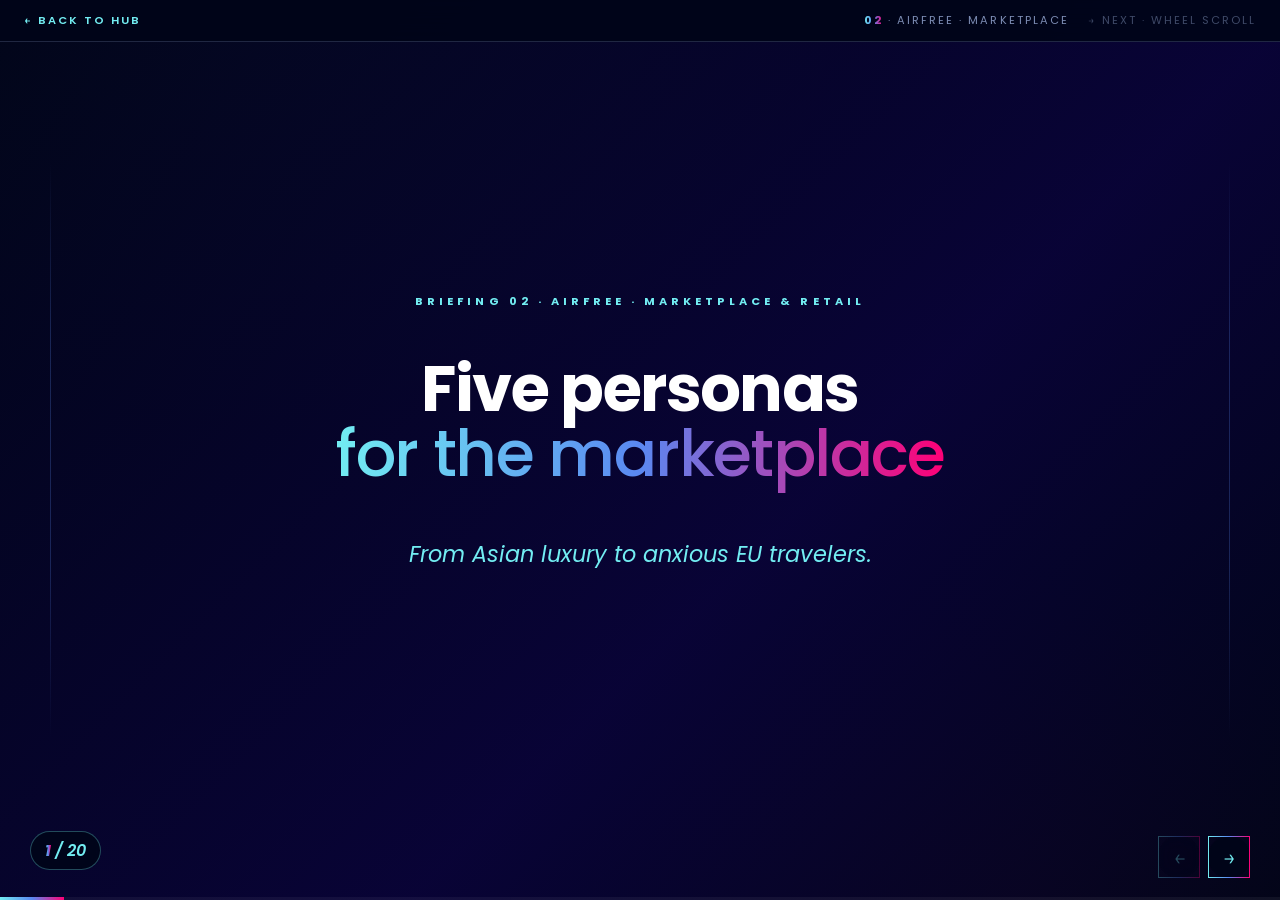
<file: personae-airfree.html>
<!doctype html>
<html lang="en">
<head>
<meta charset="utf-8">
<meta name="viewport" content="width=device-width, initial-scale=1, maximum-scale=1.0">
<title>02 · AIRFREE Personas · MOMENT</title>
<link rel="preconnect" href="https://fonts.googleapis.com">
<link rel="preconnect" href="https://fonts.gstatic.com" crossorigin>
<link href="https://fonts.googleapis.com/css2?family=Poppins:wght@300;400;500;600;700&family=Montserrat:wght@400;500;600&family=JetBrains+Mono:wght@400;500&display=swap" rel="stylesheet">
<link rel="stylesheet" href="assets/styles.css">
</head>
<body class="deck-body">

<nav class="top-nav">
  <a href="index.html" class="home-link">Back to hub</a>
  <span><strong style="color:var(--gold-400)">02</strong> · AIRFREE · marketplace <span style="opacity:0.5; margin-left: 14px;">→ next · wheel scroll</span></span>
</nav>

<svg width="0" height="0" style="position:absolute" aria-hidden="true">
  <defs>
    <linearGradient id="g-gold" x1="0" y1="0" x2="1" y2="1"><stop offset="0%" stop-color="#C9A961"/><stop offset="100%" stop-color="#0F2440"/></linearGradient>
    <linearGradient id="g-navy" x1="0" y1="0" x2="0" y2="1"><stop offset="0%" stop-color="#264E89"/><stop offset="100%" stop-color="#0A1A30"/></linearGradient>

    <symbol id="i-cc" viewBox="0 0 24 24" stroke="currentColor" fill="none" stroke-width="1.6" stroke-linecap="round" stroke-linejoin="round"><rect x="2" y="6" width="20" height="14" rx="2"/><line x1="2" y1="10" x2="22" y2="10"/></symbol>
    <symbol id="i-lang" viewBox="0 0 24 24" stroke="currentColor" fill="none" stroke-width="1.6" stroke-linecap="round" stroke-linejoin="round"><path d="M5 8h4"/><path d="M7 6v8"/><path d="M14 14h3"/><path d="M15 8l1 6"/><path d="M21 14l-1-2-1 2"/></symbol>
    <symbol id="i-crown" viewBox="0 0 24 24" stroke="currentColor" fill="none" stroke-width="1.6" stroke-linecap="round" stroke-linejoin="round"><path d="M2 4l3 12h14l3-12-6 7-4-7-4 7-6-7z"/></symbol>
    <symbol id="i-truck" viewBox="0 0 24 24" stroke="currentColor" fill="none" stroke-width="1.6" stroke-linecap="round" stroke-linejoin="round"><rect x="1" y="3" width="15" height="13"/><polygon points="16 8 20 8 23 11 23 16 16 16 16 8"/><circle cx="5.5" cy="18.5" r="2.5"/><circle cx="18.5" cy="18.5" r="2.5"/></symbol>
    <symbol id="i-users" viewBox="0 0 24 24" stroke="currentColor" fill="none" stroke-width="1.6" stroke-linecap="round" stroke-linejoin="round"><path d="M17 21v-2a4 4 0 0 0-4-4H5a4 4 0 0 0-4 4v2"/><circle cx="9" cy="7" r="4"/></symbol>
    <symbol id="i-share" viewBox="0 0 24 24" stroke="currentColor" fill="none" stroke-width="1.6" stroke-linecap="round" stroke-linejoin="round"><circle cx="18" cy="5" r="3"/><circle cx="6" cy="12" r="3"/><circle cx="18" cy="19" r="3"/><line x1="8.59" y1="13.51" x2="15.42" y2="17.49"/><line x1="15.41" y1="6.51" x2="8.59" y2="10.49"/></symbol>
    <symbol id="i-eye" viewBox="0 0 24 24" stroke="currentColor" fill="none" stroke-width="1.6" stroke-linecap="round" stroke-linejoin="round"><path d="M2 12s4-7 10-7 10 7 10 7-4 7-10 7-10-7-10-7z"/><circle cx="12" cy="12" r="3"/></symbol>
    <symbol id="i-news" viewBox="0 0 24 24" stroke="currentColor" fill="none" stroke-width="1.6" stroke-linecap="round" stroke-linejoin="round"><path d="M4 3h14v18H6a2 2 0 0 1-2-2V3z"/><line x1="8" y1="7" x2="14" y2="7"/></symbol>
    <symbol id="i-shield" viewBox="0 0 24 24" stroke="currentColor" fill="none" stroke-width="1.6" stroke-linecap="round" stroke-linejoin="round"><path d="M12 22s8-4 8-10V5l-8-3-8 3v7c0 6 8 10 8 10z"/></symbol>
    <symbol id="i-help" viewBox="0 0 24 24" stroke="currentColor" fill="none" stroke-width="1.6" stroke-linecap="round" stroke-linejoin="round"><circle cx="12" cy="12" r="10"/><path d="M9.09 9a3 3 0 0 1 5.83 1c0 2-3 3-3 3"/></symbol>
    <symbol id="i-bell" viewBox="0 0 24 24" stroke="currentColor" fill="none" stroke-width="1.6" stroke-linecap="round" stroke-linejoin="round"><path d="M6 8a6 6 0 0 1 12 0c0 7 3 9 3 9H3s3-2 3-9"/></symbol>
    <symbol id="i-shop" viewBox="0 0 24 24" stroke="currentColor" fill="none" stroke-width="1.6" stroke-linecap="round" stroke-linejoin="round"><path d="M6 2L3 6v14a2 2 0 0 0 2 2h14a2 2 0 0 0 2-2V6l-3-4z"/><line x1="3" y1="6" x2="21" y2="6"/><path d="M16 10a4 4 0 0 1-8 0"/></symbol>
    <symbol id="i-coffee" viewBox="0 0 24 24" stroke="currentColor" fill="none" stroke-width="1.6" stroke-linecap="round" stroke-linejoin="round"><path d="M17 8h1a4 4 0 0 1 0 8h-1"/><path d="M3 8h14v9a4 4 0 0 1-4 4H7a4 4 0 0 1-4-4V8z"/></symbol>
    <symbol id="i-chart" viewBox="0 0 24 24" stroke="currentColor" fill="none" stroke-width="1.6" stroke-linecap="round" stroke-linejoin="round"><line x1="3" y1="3" x2="3" y2="21"/><line x1="3" y1="21" x2="21" y2="21"/><rect x="7" y="13" width="3" height="6"/><rect x="12" y="8" width="3" height="11"/></symbol>
    <symbol id="i-tag" viewBox="0 0 24 24" stroke="currentColor" fill="none" stroke-width="1.6" stroke-linecap="round" stroke-linejoin="round"><path d="M20.59 13.41l-7.17 7.17a2 2 0 0 1-2.83 0L2 12V2h10l8.59 8.59a2 2 0 0 1 0 2.82z"/></symbol>
    <symbol id="i-pin" viewBox="0 0 24 24" stroke="currentColor" fill="none" stroke-width="1.6" stroke-linecap="round" stroke-linejoin="round"><path d="M21 10c0 7-9 13-9 13s-9-6-9-13a9 9 0 0 1 18 0z"/><circle cx="12" cy="10" r="3"/></symbol>
    <symbol id="i-phone" viewBox="0 0 24 24" stroke="currentColor" fill="none" stroke-width="1.6" stroke-linecap="round" stroke-linejoin="round"><rect x="5" y="2" width="14" height="20" rx="2"/></symbol>
  </defs>
</svg>

<div class="deck-shell">

    <!-- 1. TITLE -->
    <section class="canvas">
      <div class="bg-photo" style="background-image: url('https://images.unsplash.com/photo-1483985988355-763728e1935b?w=2400&q=80')"></div>
      <div class="center-stage airy">
        <span class="slide-kicker">Briefing 02 · AIRFREE · marketplace &amp; retail</span>
        <h1 class="slide-title">Five personas<br><em>for the marketplace</em></h1>
        <p class="slide-sub">From Asian luxury to anxious EU travelers.</p>
      </div>
    </section>

    <!-- 2. OVERVIEW — sommaire intuitif -->
    <section class="canvas">
      <div class="bg-photo deep" style="background-image: url('https://images.unsplash.com/photo-1607082348824-0a96f2a4b9da?w=2400&q=80')"></div>
      <div class="overview-pro">
        <div class="op-header">
          <h2>Briefing 02 · <em>AIRFREE marketplace</em></h2>
          <span class="op-hint">click any card to jump</span>
        </div>

        <div class="op-grid">

          <div class="op-section">Introduction</div>
          <a class="op-card featured" href="#/0">
            <div class="op-pict"><svg class="icon"><use href="#i-shop"/></svg></div>
            <span class="op-num">01</span>
            <h3 class="op-title">Marketplace briefing<em>5 personas · 65% value</em></h3>
            <span class="op-tag">Title</span>
          </a>

          <div class="op-section">5 personas · hero + profile &amp; strategy</div>
          <a class="op-card persona" href="#/2">
            <div class="op-avatar">K</div>
            <span class="op-num">03</span>
            <h3 class="op-title">Kim<em>Asian HNW · 27% value</em></h3>
            <span class="op-tag">Hero</span>
          </a>
          <a class="op-card" href="#/3">
            <div class="op-pict"><svg class="icon"><use href="#i-cc"/></svg></div>
            <span class="op-num">04</span>
            <h3 class="op-title">Kim · Profile + Strategy<em>Most valuable persona</em></h3>
            <span class="op-tag">Profile + Strategy</span>
          </a>
          <a class="op-card persona" href="#/5">
            <div class="op-avatar">S</div>
            <span class="op-num">06</span>
            <h3 class="op-title">Sofia<em>EU souvenirs · group leisure</em></h3>
            <span class="op-tag">Hero</span>
          </a>
          <a class="op-card" href="#/6">
            <div class="op-pict"><svg class="icon"><use href="#i-users"/></svg></div>
            <span class="op-num">07</span>
            <h3 class="op-title">Sofia · Profile + Strategy<em>Group cart · 71% couples</em></h3>
            <span class="op-tag">Profile + Strategy</span>
          </a>
          <a class="op-card persona" href="#/9">
            <div class="op-avatar">L&amp;F</div>
            <span class="op-num">09</span>
            <h3 class="op-title">Louis &amp; Françoise<em>Senior EU · exotic vacation</em></h3>
            <span class="op-tag">Hero</span>
          </a>
          <a class="op-card" href="#/11">
            <div class="op-pict"><svg class="icon"><use href="#i-clock"/></svg></div>
            <span class="op-num">10</span>
            <h3 class="op-title">Louis &amp; Françoise · Profile + Strategy<em>119 min · portfolio record</em></h3>
            <span class="op-tag">Profile + Strategy</span>
          </a>
          <a class="op-card persona" href="#/14">
            <div class="op-avatar">H&amp;M</div>
            <span class="op-num">12</span>
            <h3 class="op-title">Hélène &amp; Marc<em>Price hunters · empty nesters</em></h3>
            <span class="op-tag">Hero</span>
          </a>
          <a class="op-card" href="#/15">
            <div class="op-pict"><svg class="icon"><use href="#i-chart"/></svg></div>
            <span class="op-num">13</span>
            <h3 class="op-title">Hélène &amp; Marc · Profile + Strategy<em>Freemium · 88% Eco</em></h3>
            <span class="op-tag">Profile + Strategy</span>
          </a>
          <a class="op-card persona" href="#/18">
            <div class="op-avatar">F&amp;C</div>
            <span class="op-num">15</span>
            <h3 class="op-title">Fabrice &amp; Caroline<em>Anxious EU · 100% cautious</em></h3>
            <span class="op-tag">Hero</span>
          </a>
          <a class="op-card" href="#/19">
            <div class="op-pict"><svg class="icon"><use href="#i-shield"/></svg></div>
            <span class="op-num">16</span>
            <h3 class="op-title">Fabrice &amp; Caroline · Profile + Strategy<em>127 min · reassurance layer</em></h3>
            <span class="op-tag">Profile + Strategy</span>
          </a>

          <div class="op-section">Synthesis</div>
          <a class="op-card featured" href="#/17">
            <div class="op-pict"><svg class="icon"><use href="#i-target"/></svg></div>
            <span class="op-num">18</span>
            <h3 class="op-title">Convergence<em>65% marketplace value</em></h3>
            <span class="op-tag">Reveal</span>
          </a>
          <a class="op-card" href="#/18">
            <div class="op-pict"><svg class="icon"><use href="#i-layers"/></svg></div>
            <span class="op-num">19</span>
            <h3 class="op-title">Eight opportunities<em>2×2 strategic matrix</em></h3>
            <span class="op-tag">Matrix</span>
          </a>
          <a class="op-card" href="#/19">
            <div class="op-pict"><svg class="icon"><use href="#i-rocket"/></svg></div>
            <span class="op-num">20</span>
            <h3 class="op-title">End of briefing<em>Local-PSP blocker · key takeaway</em></h3>
            <span class="op-tag">Closing</span>
          </a>

        </div>
      </div>
    </section>

    <!-- ============================================ MEI LIN ============================================ -->
    <!-- HERO -->
    <section class="canvas">
      <div class="hero-portrait-full">
        <div class="portrait-svg"><span class="ps-deco d1"></span><span class="ps-deco d2"></span><span class="ps-deco d3"></span><span class="ps-mono">K</span><span class="ps-cap">Kim · Asian premium</span></div>
        <div class="photo with-fallback" style="background-image: url('https://images.unsplash.com/photo-1573496359142-b8d87734a5a2?w=1600&q=80')"></div>
        <div class="content">
          <span class="slide-kicker" style="color:var(--gold-300)">Persona 01 · most valuable customer</span>
          <h1 class="display-name">Kim<em>The premium Asian HNW shopper.</em></h1>
          <p class="verbatim-hero">Buy this LV bag before landing — pay with Alipay, delivered to my Paris hotel.<span class="author">— Passenger quote (study)</span></p>
        </div>
      </div>
    </section>

    <!-- DEEP-DIVE · SLIDE A · Profile + Metrics -->
    <section class="canvas slide-mc has-bg">
      <header class="mc-action">
        <span class="mc-label">Persona 01 · Profile · AIRFREE marketplace</span>
        <h2 class="mc-title">Kim = <strong>27% of our shopping revenue</strong>. Today, missing local payment methods block them at checkout.</h2>
      </header>

      <div class="mc-body">

        <article class="mc-block">
          <h4>Persona snapshot</h4>
          <dl class="mc-kv">
            <dt>Segment</dt>
            <dd><strong>Asian premium customers</strong> · Asian premium / luxury · top frequent-flyer</dd>
            <dt>Geography</dt>
            <dd>China 65% · India 12–15% · Brazil 13% · USA 5%</dd>
            <dt>Cabin</dt>
            <dd><strong>57% premium</strong> (28% First + 29% Business)</dd>
            <dt>Booking</dt>
            <dd><strong>100% &lt; 1 month</strong> · portfolio record</dd>
            <dt>FFP</dt>
            <dd><strong>38% top frequent-flyer</strong> · portfolio record</dd>
          </dl>
        </article>

        <article class="mc-block mc-metrics">
          <h4>Value at stake · 3 portfolio records</h4>
          <div class="mc-stat-grid">
            <div class="mc-stat hero">
              <span class="num">27<small>%</small></span>
              <span class="lbl">of shopping revenue</span>
              <span class="ctx">the highest in the study</span>
            </div>
            <div class="mc-stat">
              <span class="num">16<small>%</small></span>
              <span class="lbl">of all flights</span>
              <span class="ctx">Asian premium customers</span>
            </div>
            <div class="mc-stat">
              <span class="num">38<small>%</small></span>
              <span class="lbl">top tier frequent flyers</span>
              <span class="ctx">record</span>
            </div>
          </div>
        </article>

      </div>

      <footer class="mc-foot">
        <span class="src">Source · <strong>Air France-KLM customer study, Dec 2015</strong> · n ≈ 5,000 passengers · 13 markets</span>
        <span class="page">Briefing 02 · 04 / 20</span>
      </footer>
    </section>

    <!-- DEEP-DIVE · SLIDE B · Diagnostic + Response -->
    <section class="canvas slide-mc has-bg">
      <header class="mc-action">
        <span class="mc-label">Persona 01 · Strategic answer · AIRFREE marketplace</span>
        <h2 class="mc-title">Kim = <strong>27% of our shopping revenue</strong>. Today, missing local payment methods block them at checkout.</h2>
      </header>

      <div class="mc-body">

        <article class="mc-block mc-blockers">
          <h4>Today's blockers</h4>
          <ol>
            <li><span><strong>Local local payment methods missing</strong>No Alipay, no WeChat Pay — checkout fails for Mainland China HNW shoppers.</span></li>
            <li><span><strong>No Mandarin marketplace</strong>Catalog only in EN / FR — product descriptions unreadable for top frequent-flyer CN customers.</span></li>
            <li><span><strong>Limited delivery network</strong>No hotel delivery, no arrival airport pickup — last-minute purchases blocked.</span></li>
          </ol>
        </article>

        <article class="mc-block mc-actions">
          <h4>Recommended actions</h4>
          <ol>
            <li><span><strong>Alipay + WeChat Pay integration</strong>Native CN local payment methods from seatback · no card entry.</span><span class="when">Q3 2026</span></li>
            <li><span><strong>Mandarin catalog &amp; CN HNW vertical</strong>Curated European luxury · Chinese HNW storefront.</span><span class="when">Q4 2026</span></li>
            <li><span><strong>Hotel &amp; cross-continent delivery</strong>Last-mile partnership · arrival pickup network.</span><span class="when">H1 2027</span></li>
          </ol>
        </article>

      </div>

      <footer class="mc-foot">
        <span class="src">Source · <strong>Air France-KLM customer study, Dec 2015</strong> · n ≈ 5,000 passengers · 13 markets</span>
        <span class="page">Briefing 02 · 05 / 20</span>
      </footer>
    </section>

    <!-- ============================================ BEATRIZ ============================================ -->
    <section class="canvas">
      <div class="hero-portrait-full">
        <div class="portrait-svg"><span class="ps-deco d1"></span><span class="ps-deco d2"></span><span class="ps-deco d3"></span><span class="ps-mono">S</span><span class="ps-cap">Sofia · couples & friends</span></div>
        <div class="photo with-fallback" style="background-image: url('https://images.unsplash.com/photo-1531123897727-8f129e1688ce?w=1600&q=80')"></div>
        <div class="content">
          <span class="slide-kicker">Persona 02 · couples & friends</span>
          <h1 class="display-name">Sofia<em>The non-EU traveler hunting European souvenirs.</em></h1>
          <p class="verbatim-hero">French perfume, Italian pasta, Spanish olive oil — without cramming the suitcase.<span class="author">— Passenger quote (study)</span></p>
        </div>
      </div>
    </section>

    <section class="canvas slide-mc has-bg">
      <header class="mc-action">
        <span class="mc-label">Persona 02 · Profile · AIRFREE marketplace</span>
        <h2 class="mc-title">Sofia brings friends home with European gifts — <strong>+50% above the average value</strong> if we let her shop in groups.</h2>
      </header>

      <div class="mc-body">
      <article class="mc-block">
          <h4>Persona snapshot</h4>
          <dl class="mc-kv">
            <dt>Segment</dt>
            <dd><strong>couples + friends</strong> · Personalised moments · group leisure</dd>
            <dt>Geography</dt>
            <dd>Brazil 30% · USA 22% · China 19% · Japan 11% · India 10%</dd>
            <dt>Cabin</dt>
            <dd>Business + Premium Eco preferred</dd>
            <dt>Booking</dt>
            <dd><strong>80% plans ahead</strong> · group travel</dd>
            <dt>Group</dt>
            <dd><strong>71% couples</strong> + 53% kids + 26% parents</dd>
          </dl>
        </article>
      <article class="mc-block mc-metrics">
          <h4>Value at stake · group leisure cluster</h4>
          <div class="mc-stat-grid">
            <div class="mc-stat hero">
              <span class="num">+50<small>%</small></span>
              <span class="lbl">value over-index</span>
              <span class="ctx">couples & friends travelers</span>
            </div>
            <div class="mc-stat">
              <span class="num">71<small>%</small></span>
              <span class="lbl">couples + 53% kids</span>
              <span class="ctx">group leisure</span>
            </div>
            <div class="mc-stat">
              <span class="num">4<small>%</small></span>
              <span class="lbl">of all flights</span>
              <span class="ctx">share of market</span>
            </div>
          </div>
        </article>
      </div>

      <footer class="mc-foot">
        <span class="src">Source · <strong>Air France-KLM customer study, Dec 2015</strong> · n ≈ 5,000 passengers · 13 markets</span>
        <span class="page">Briefing 02 · 07 / 20</span>
      </footer>
    </section>

    <section class="canvas slide-mc has-bg">
      <header class="mc-action">
        <span class="mc-label">Persona 02 · Strategic answer · AIRFREE marketplace</span>
        <h2 class="mc-title">Sofia brings friends home with European gifts — <strong>+50% above the average value</strong> if we let her shop in groups.</h2>
      </header>

      <div class="mc-body">
      <article class="mc-block mc-blockers">
          <h4>Today's blockers</h4>
          <ol>
            <li><span><strong>No Group Cart</strong>Four friends ordering separately lose group discounts and shared checkout.</span></li>
            <li><span><strong>No "Europe Souvenirs" vertical</strong>Looking for typical EU products — only generic duty-free catalog available.</span></li>
            <li><span><strong>Delivery to Asia / Americas unmanaged</strong>Vague delays, hidden customs fees, no last-mile transparency.</span></li>
          </ol>
        </article>
      <article class="mc-block mc-actions">
          <h4>Recommended actions</h4>
          <ol>
            <li><span><strong>Group Cart / Travel Together</strong>Shared basket · group discount · split checkout.</span><span class="when">Q3 2026</span></li>
            <li><span><strong>Europe Souvenirs vertical</strong>Themed storefront · producer stories · regional curation.</span><span class="when">Q4 2026</span></li>
            <li><span><strong>International delivery partnership</strong>Transparent customs · tracked last-mile to Asia / Americas.</span><span class="when">H1 2027</span></li>
          </ol>
        </article>
      </div>

      <footer class="mc-foot">
        <span class="src">Source · <strong>Air France-KLM customer study, Dec 2015</strong> · n ≈ 5,000 passengers · 13 markets</span>
        <span class="page">Briefing 02 · 08 / 20</span>
      </footer>
    </section>

    <!-- ============================================ PIERRE & ANNE ============================================ -->
    <section class="canvas">
      <div class="hero-portrait-full">
        <div class="portrait-svg"><span class="ps-deco d1"></span><span class="ps-deco d2"></span><span class="ps-deco d3"></span><span class="ps-mono">L&amp;F</span><span class="ps-cap">Louis &amp; Françoise · senior EU</span></div>
        <div class="photo with-fallback" style="background-image: url('https://images.unsplash.com/photo-1581579438747-104c53d7fbc4?w=1600&q=80')"></div>
        <div class="content">
          <span class="slide-kicker">Persona 03 · senior EU couple</span>
          <h1 class="display-name">Pierre &amp;<br>Anne<em>The senior EU couple on exotic vacation.</em></h1>
          <p class="verbatim-hero">Two hours before the flight — Anne loves browsing shops, I just want a good wine for the first evening.<span class="author">— Passenger quote (study)</span></p>
        </div>
      </div>
    </section>

    <section class="canvas slide-mc has-bg">
      <header class="mc-action">
        <span class="mc-label">Persona 03 · Profile · AIRFREE marketplace</span>
        <h2 class="mc-title">Louis &amp; Françoise arrive <strong>2 hours before their flight</strong> — the longest dwell time in the study. Yet no "holiday mode" greets them.</h2>
      </header>

      <div class="mc-body">
      <article class="mc-block">
          <h4>Persona snapshot</h4>
          <dl class="mc-kv">
            <dt>Segment</dt>
            <dd><strong>EU senior travelers</strong> · Senior EU couple · exotic vacation</dd>
            <dt>Geography</dt>
            <dd>100% EU · France 35% · UK 17% · NL 17% · DE 14% · IT 11%</dd>
            <dt>Cabin</dt>
            <dd>58% Eco + 13% Prem + 15% Business + 14% First</dd>
            <dt>Airport</dt>
            <dd><strong>119 min</strong> · portfolio record</dd>
            <dt>FFP</dt>
            <dd>51% non-members · low loyalty</dd>
          </dl>
        </article>
      <article class="mc-block mc-metrics">
          <h4>Value at stake · 3 portfolio records</h4>
          <div class="mc-stat-grid">
            <div class="mc-stat hero">
              <span class="num">15<small>%</small></span>
              <span class="lbl">of shopping revenue</span>
              <span class="ctx">EU senior travelers</span>
            </div>
            <div class="mc-stat">
              <span class="num">11<small>%</small></span>
              <span class="lbl">of all flights</span>
              <span class="ctx">EU senior travelers</span>
            </div>
            <div class="mc-stat">
              <span class="num">119<small> min</small></span>
              <span class="lbl">airport dwell time</span>
              <span class="ctx">the highest in the study</span>
            </div>
          </div>
        </article>
      </div>

      <footer class="mc-foot">
        <span class="src">Source · <strong>Air France-KLM customer study, Dec 2015</strong> · n ≈ 5,000 passengers · 13 markets</span>
        <span class="page">Briefing 02 · 10 / 20</span>
      </footer>
    </section>

    <section class="canvas slide-mc has-bg">
      <header class="mc-action">
        <span class="mc-label">Persona 03 · Strategic answer · AIRFREE marketplace</span>
        <h2 class="mc-title">Louis &amp; Françoise arrive <strong>2 hours before their flight</strong> — the longest dwell time in the study. Yet no "holiday mode" greets them.</h2>
      </header>

      <div class="mc-body">
      <article class="mc-block mc-blockers">
          <h4>Today's blockers</h4>
          <ol>
            <li><span><strong>Marketplace not senior-friendly</strong>Font too small, low contrast, complex navigation — UX fails the 58 yo couple.</span></li>
            <li><span><strong>No "Holiday Mode" at boarding</strong>Cardinal verbatim "holidays start on board" — no welcome ambience triggered.</span></li>
            <li><span><strong>Press digital catalog too limited</strong>56% non-digital vs 17% digital — record gap on EU press demand.</span></li>
          </ol>
        </article>
      <article class="mc-block mc-actions">
          <h4>Recommended actions</h4>
          <ol>
            <li><span><strong>Senior UX mode</strong>Large text · high contrast · simple nav across MOMENT.</span><span class="when">Q3 2026</span></li>
            <li><span><strong>Holiday Mode + airport Marketplace theme</strong>Destination ambience triggered at boarding · airport themed catalog.</span><span class="when">Q4 2026</span></li>
            <li><span><strong>Rich EU digital press catalog</strong>Le Monde · FAZ · Spiegel · La Repubblica · Volkskrant.</span><span class="when">H1 2027</span></li>
          </ol>
        </article>
      </div>

      <footer class="mc-foot">
        <span class="src">Source · <strong>Air France-KLM customer study, Dec 2015</strong> · n ≈ 5,000 passengers · 13 markets</span>
        <span class="page">Briefing 02 · 11 / 20</span>
      </footer>
    </section>

    <!-- ============================================ HÉLÈNE & JACQUES ============================================ -->
    <section class="canvas">
      <div class="hero-portrait-full">
        <div class="portrait-svg"><span class="ps-deco d1"></span><span class="ps-deco d2"></span><span class="ps-deco d3"></span><span class="ps-mono">H&amp;M</span><span class="ps-cap">Hélène &amp; Marc · price hunters</span></div>
        <div class="photo with-fallback" style="background-image: url('https://images.unsplash.com/photo-1559526324-c1f275fbfa32?w=1600&q=80')"></div>
        <div class="content">
          <span class="slide-kicker">Persona 04 · price hunters</span>
          <h1 class="display-name">Hélène &amp;<br>Jacques<em>The empty-nester price hunters.</em></h1>
          <p class="verbatim-hero">Visiting grandchildren in NYC twice a year. An hour on Cheaptickets — I don't pay for what I don't need.<span class="author">— Passenger quote (study)</span></p>
        </div>
      </div>
    </section>

    <section class="canvas slide-mc has-bg">
      <header class="mc-action">
        <span class="mc-label">Persona 04 · Profile · AIRFREE marketplace</span>
        <h2 class="mc-title">Hélène &amp; Marc skip every paid service. But they are <strong>17% of all flights</strong> — pure free-with-ads opportunity.</h2>
      </header>

      <div class="mc-body">
      <article class="mc-block">
          <h4>Persona snapshot</h4>
          <dl class="mc-kv">
            <dt>Segment</dt>
            <dd><strong>price hunters</strong> · Online price hunters · empty nesters</dd>
            <dt>Geography</dt>
            <dd>FR 23% · USA 16% · NL 16% · UK 10% · NOR 9% (+350% record) · SWE 8%</dd>
            <dt>Cabin</dt>
            <dd><strong>88% Economy</strong> · record low premium (7%)</dd>
            <dt>Booking</dt>
            <dd>77% &gt; 1 month · 58% non-frequent-flyer · 3% top frequent-flyer</dd>
            <dt>Tech</dt>
            <dd>96% web daily · 2% mobile/app</dd>
          </dl>
        </article>
      <article class="mc-block mc-metrics">
          <h4>Value at stake · price-hunter cluster</h4>
          <div class="mc-stat-grid">
            <div class="mc-stat hero">
              <span class="num">17<small>%</small></span>
              <span class="lbl">of all flights</span>
              <span class="ctx">price-hunter customers</span>
            </div>
            <div class="mc-stat">
              <span class="num">14<small>%</small></span>
              <span class="lbl">of revenue</span>
              <span class="ctx">lots of flights, low revenue</span>
            </div>
            <div class="mc-stat">
              <span class="num">88<small>%</small></span>
              <span class="lbl">Economy + 58% non-FFP</span>
              <span class="ctx">free-content opportunity</span>
            </div>
          </div>
        </article>
      </div>

      <footer class="mc-foot">
        <span class="src">Source · <strong>Air France-KLM customer study, Dec 2015</strong> · n ≈ 5,000 passengers · 13 markets</span>
        <span class="page">Briefing 02 · 13 / 20</span>
      </footer>
    </section>

    <section class="canvas slide-mc has-bg">
      <header class="mc-action">
        <span class="mc-label">Persona 04 · Strategic answer · AIRFREE marketplace</span>
        <h2 class="mc-title">Hélène &amp; Marc skip every paid service. But they are <strong>17% of all flights</strong> — pure free-with-ads opportunity.</h2>
      </header>

      <div class="mc-body">
      <article class="mc-block mc-blockers">
          <h4>Today's blockers</h4>
          <ol>
            <li><span><strong>No MOMENT Free Tier</strong>Won't pay €30 for WiFi — would consume ad-supported content but no offer exists.</span></li>
            <li><span><strong>No booking site integration</strong>MOMENT starts at airport, not via Cheaptickets — onboarding missed for 17–29% booking site bookers.</span></li>
            <li><span><strong>Entry-level frequent-flyer poorly valued</strong>Verbatim "Millemiglia points I'll never reach" — no instant reward path.</span></li>
          </ol>
        </article>
      <article class="mc-block mc-actions">
          <h4>Recommended actions</h4>
          <ol>
            <li><span><strong>MOMENT Freemium tier</strong>Ad-supported MOOD + free 30-min basic WiFi.</span><span class="when">Q3 2026</span></li>
            <li><span><strong>booking site partnership onboarding</strong>Booking · Expedia · Cheaptickets — post-booking site welcome to MOMENT.</span><span class="when">Q4 2026</span></li>
            <li><span><strong>Entry-frequent-flyer instant rewards</strong>5% off on enrollment · 1 lounge access / year.</span><span class="when">H1 2027</span></li>
          </ol>
        </article>
      </div>

      <footer class="mc-foot">
        <span class="src">Source · <strong>Air France-KLM customer study, Dec 2015</strong> · n ≈ 5,000 passengers · 13 markets</span>
        <span class="page">Briefing 02 · 14 / 20</span>
      </footer>
    </section>

    <!-- ============================================ MARC & HÉLÈNE ============================================ -->
    <section class="canvas">
      <div class="hero-portrait-full">
        <div class="portrait-svg"><span class="ps-deco d1"></span><span class="ps-deco d2"></span><span class="ps-deco d3"></span><span class="ps-mono">F&amp;C</span><span class="ps-cap">Fabrice &amp; Caroline · anxious</span></div>
        <div class="photo with-fallback" style="background-image: url('https://images.unsplash.com/photo-1559839734-2b71ea197ec2?w=1600&q=80')"></div>
        <div class="content">
          <span class="slide-kicker">Persona 05 · anxious travelers</span>
          <h1 class="display-name">Marc &amp;<br>Hélène<em>The anxious European traveler.</em></h1>
          <p class="verbatim-hero">I hate flying. But since I love travelling more than I hate flying, I do it.<span class="author">— Passenger quote (study)</span></p>
        </div>
      </div>
    </section>

    <section class="canvas slide-mc has-bg">
      <header class="mc-action">
        <span class="mc-label">Persona 05 · Profile · AIRFREE marketplace</span>
        <h2 class="mc-title">Fabrice &amp; Caroline fear flying. <strong>16% of all trips need reassurance</strong> we never offer today.</h2>
      </header>

      <div class="mc-body">
      <article class="mc-block">
          <h4>Persona snapshot</h4>
          <dl class="mc-kv">
            <dt>Segment</dt>
            <dd><strong>anxious</strong> · 100% Cautious typology · anxious EU couple</dd>
            <dt>Geography</dt>
            <dd>France 36% · NL 15% · UK 13% · DE 12% · USA 9%</dd>
            <dt>Cabin</dt>
            <dd><strong>86% Economy</strong> · record low premium 8%</dd>
            <dt>Airport</dt>
            <dd><strong>127 min ICA</strong> · record · arrives 2h early</dd>
            <dt>FFP</dt>
            <dd><strong>73% non-members</strong> · portfolio record</dd>
          </dl>
        </article>
      <article class="mc-block mc-metrics">
          <h4>Value at stake · cautious cluster</h4>
          <div class="mc-stat-grid">
            <div class="mc-stat hero">
              <span class="num">16<small>%</small></span>
              <span class="lbl">of all flights</span>
              <span class="ctx">anxious EU travelers</span>
            </div>
            <div class="mc-stat">
              <span class="num">9<small>%</small></span>
              <span class="lbl">of revenue</span>
              <span class="ctx">anxious travelers</span>
            </div>
            <div class="mc-stat">
              <span class="num">73<small>%</small></span>
              <span class="lbl">non-frequent-flyer + 3% mobile</span>
              <span class="ctx">study record</span>
            </div>
          </div>
        </article>
      </div>

      <footer class="mc-foot">
        <span class="src">Source · <strong>Air France-KLM customer study, Dec 2015</strong> · n ≈ 5,000 passengers · 13 markets</span>
        <span class="page">Briefing 02 · 16 / 20</span>
      </footer>
    </section>

    <section class="canvas slide-mc has-bg">
      <header class="mc-action">
        <span class="mc-label">Persona 05 · Strategic answer · AIRFREE marketplace</span>
        <h2 class="mc-title">Fabrice &amp; Caroline fear flying. <strong>16% of all trips need reassurance</strong> we never offer today.</h2>
      </header>

      <div class="mc-body">
      <article class="mc-block mc-blockers">
          <h4>Today's blockers</h4>
          <ol>
            <li><span><strong>Booking process fragile</strong>Verbatim "website stops working in middle of purchase" — abandon rate likely high.</span></li>
            <li><span><strong>No pre-trip reassurance</strong>1-month waiting gap untouched · no proactive "everything is ready" notifications.</span></li>
            <li><span><strong>No Disruption Help</strong>Verbatim "I always pray my luggage is there" — no guided journey on delay or loss.</span></li>
          </ol>
        </article>
      <article class="mc-block mc-actions">
          <h4>Recommended actions</h4>
          <ol>
            <li><span><strong>Trust booking badges + reassurance notifs</strong>Secure checkout signals · pre-trip "everything ready" pushes.</span><span class="when">Q3 2026</span></li>
            <li><span><strong>Senior UX (Reassurance variant) + Help button</strong>Neutral colors, "Talk to staff" always visible.</span><span class="when">Q4 2026</span></li>
            <li><span><strong>Disruption Help guided journey</strong>Delay alerts · call pickup · hotel contact.</span><span class="when">H1 2027</span></li>
          </ol>
        </article>
      </div>

      <footer class="mc-foot">
        <span class="src">Source · <strong>Air France-KLM customer study, Dec 2015</strong> · n ≈ 5,000 passengers · 13 markets</span>
        <span class="page">Briefing 02 · 17 / 20</span>
      </footer>
    </section>

    <!-- ===== CONVERGENCE ===== -->
    <section class="canvas">
      <div class="bg-photo deep" style="background-image: url('https://images.unsplash.com/photo-1483985988355-763728e1935b?w=2400&q=80')"></div>
      <div class="center-stage airy">
        <span class="slide-kicker">Cross-persona convergence</span>
        <span class="mega">65<small>%</small></span>
        <span class="mega-lbl">of shopping revenue</span>
        <p class="mega-cap">Local local payment methods + vertical storefronts + reassurance layer.</p>
      </div>
    </section>

    <!-- ===== OPPORTUNITIES — STRATEGIC MATRIX ===== -->
    <section class="canvas">
      <div class="bg-photo deep" style="background-image: url('https://images.unsplash.com/photo-1607082348824-0a96f2a4b9da?w=2400&q=80')"></div>
      <div class="detail-stage compact">
        <div class="section-title-pro">
          <div class="st-l">
            <span class="st-kicker">AIRFREE opportunities</span>
            <h2>Eight plays. <em>One strategic matrix.</em></h2>
          </div>
          <div class="st-r">Asia local payment methods and reassurance layer are the high-value quick wins. Senior accessibility and booking site partnership unlock new segments.</div>
        </div>

        <div class="matrix-2x2">
          <div class="m-axis-y">value &nbsp;·&nbsp; high</div>
          <div class="m-quad q-big-bet">
            <span class="m-corner">Quick wins</span>
            <h5>High value · low effort</h5>
            <ul>
              <li>Asia + LATAM local payment methods</li>
              <li>Reassurance layer · trust badges</li>
              <li>ad-server destination promos</li>
            </ul>
          </div>
          <div class="m-quad">
            <span class="m-corner">Big bets</span>
            <h5>High value · high effort</h5>
            <ul>
              <li>Vertical storefronts per persona</li>
              <li>International delivery network</li>
              <li>booking site partnership integration</li>
            </ul>
          </div>
          <div class="m-quad">
            <span class="m-corner">Always-on</span>
            <h5>Low value · low effort</h5>
            <ul>
              <li>Senior accessibility mode</li>
            </ul>
          </div>
          <div class="m-quad">
            <span class="m-corner">Optional</span>
            <h5>Low value · high effort</h5>
            <ul>
              <li>Group cart (transverse · feature)</li>
            </ul>
          </div>
          <div class="m-axis-x">execution complexity &nbsp;·&nbsp; high &nbsp;·&nbsp;→</div>
        </div>
      </div>
    </section>

    <!-- ===== END ===== -->
    <section class="canvas">
      <div class="bg-photo deep" style="background-image: url('https://images.unsplash.com/photo-1483985988355-763728e1935b?w=2400&q=80')"></div>
      <div class="center-stage airy quote-slide">
        <blockquote>Five personas. One <strong>local-PSP</strong> blocker.</blockquote>
        <p class="slide-sub" style="margin-top: 40px;">— End of briefing 02 —</p>
      </div>
    </section>

</div>

<script src="assets/deck.js"></script>
</body>
</html>
</file>
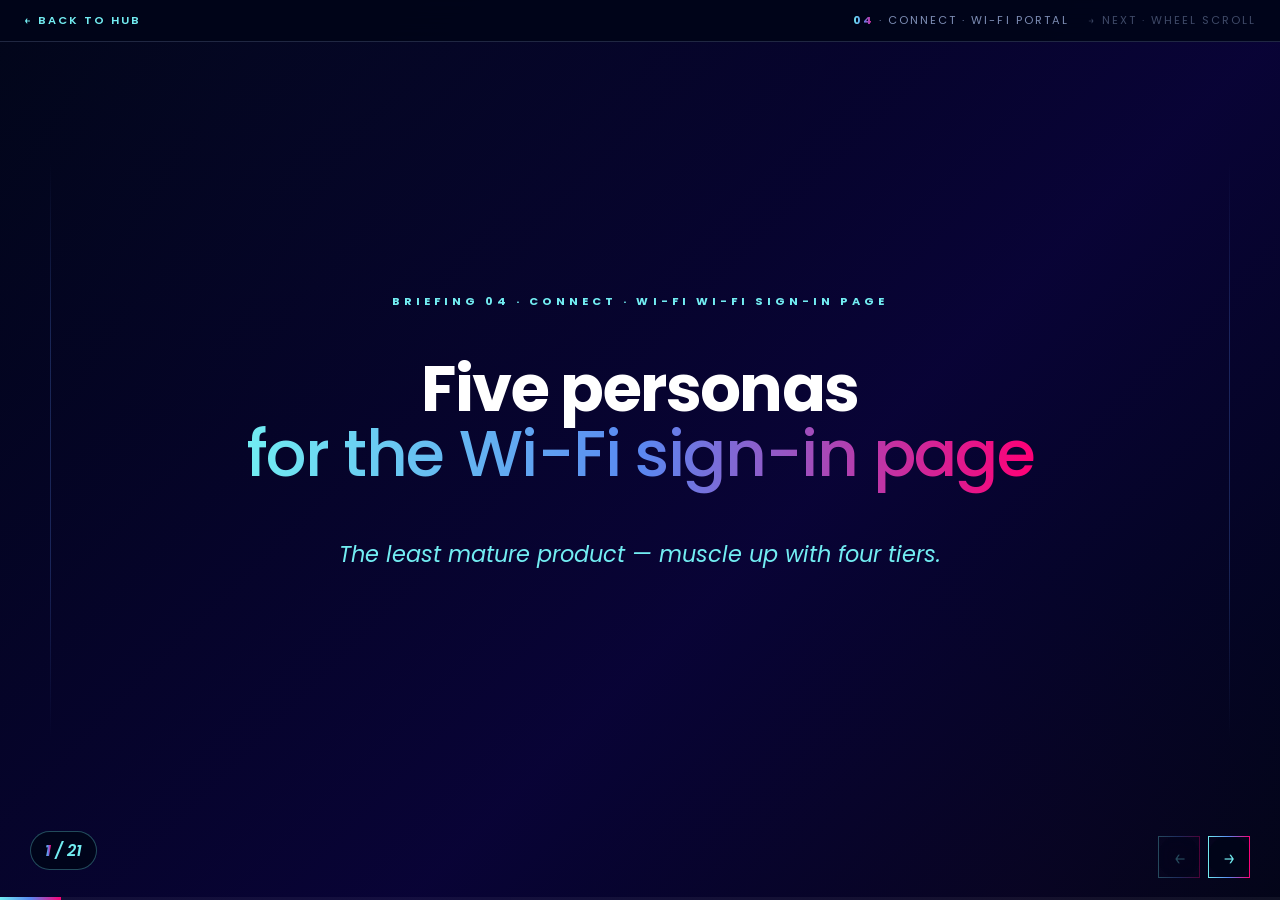
<file: personae-connect.html>
<!doctype html>
<html lang="en">
<head>
<meta charset="utf-8">
<meta name="viewport" content="width=device-width, initial-scale=1, maximum-scale=1.0">
<title>04 · CONNECT Personas · MOMENT</title>
<link rel="preconnect" href="https://fonts.googleapis.com">
<link rel="preconnect" href="https://fonts.gstatic.com" crossorigin>
<link href="https://fonts.googleapis.com/css2?family=Poppins:wght@300;400;500;600;700&family=Montserrat:wght@400;500;600&family=JetBrains+Mono:wght@400;500&display=swap" rel="stylesheet">
<link rel="stylesheet" href="assets/styles.css">
</head>
<body class="deck-body">

<nav class="top-nav">
  <a href="index.html" class="home-link">Back to hub</a>
  <span><strong style="color:var(--gold-400)">04</strong> · CONNECT · wi-fi portal <span style="opacity:0.5; margin-left: 14px;">→ next · wheel scroll</span></span>
</nav>

<svg width="0" height="0" style="position:absolute" aria-hidden="true">
  <defs>
    <linearGradient id="g-gold" x1="0" y1="0" x2="1" y2="1"><stop offset="0%" stop-color="#C9A961"/><stop offset="100%" stop-color="#0F2440"/></linearGradient>
    <linearGradient id="g-navy" x1="0" y1="0" x2="0" y2="1"><stop offset="0%" stop-color="#264E89"/><stop offset="100%" stop-color="#0A1A30"/></linearGradient>

    <symbol id="i-wifi" viewBox="0 0 24 24" stroke="currentColor" fill="none" stroke-width="1.6" stroke-linecap="round" stroke-linejoin="round"><path d="M5 12.55a11 11 0 0 1 14 0"/><path d="M1.42 9a16 16 0 0 1 21.16 0"/><path d="M8.53 16.11a6 6 0 0 1 6.95 0"/><line x1="12" y1="20" x2="12.01" y2="20"/></symbol>
    <symbol id="i-briefcase" viewBox="0 0 24 24" stroke="currentColor" fill="none" stroke-width="1.6" stroke-linecap="round" stroke-linejoin="round"><rect x="2" y="7" width="20" height="14" rx="2"/><path d="M16 21V5a2 2 0 0 0-2-2h-4a2 2 0 0 0-2 2v16"/></symbol>
    <symbol id="i-shield" viewBox="0 0 24 24" stroke="currentColor" fill="none" stroke-width="1.6" stroke-linecap="round" stroke-linejoin="round"><path d="M12 22s8-4 8-10V5l-8-3-8 3v7c0 6 8 10 8 10z"/></symbol>
    <symbol id="i-phone" viewBox="0 0 24 24" stroke="currentColor" fill="none" stroke-width="1.6" stroke-linecap="round" stroke-linejoin="round"><rect x="5" y="2" width="14" height="20" rx="2"/></symbol>
    <symbol id="i-monitor" viewBox="0 0 24 24" stroke="currentColor" fill="none" stroke-width="1.6" stroke-linecap="round" stroke-linejoin="round"><rect x="2" y="3" width="20" height="14" rx="2"/><line x1="8" y1="21" x2="16" y2="21"/></symbol>
    <symbol id="i-share" viewBox="0 0 24 24" stroke="currentColor" fill="none" stroke-width="1.6" stroke-linecap="round" stroke-linejoin="round"><circle cx="18" cy="5" r="3"/><circle cx="6" cy="12" r="3"/><circle cx="18" cy="19" r="3"/><line x1="8.59" y1="13.51" x2="15.42" y2="17.49"/><line x1="15.41" y1="6.51" x2="8.59" y2="10.49"/></symbol>
    <symbol id="i-cc" viewBox="0 0 24 24" stroke="currentColor" fill="none" stroke-width="1.6" stroke-linecap="round" stroke-linejoin="round"><rect x="2" y="6" width="20" height="14" rx="2"/><line x1="2" y1="10" x2="22" y2="10"/></symbol>
    <symbol id="i-lang" viewBox="0 0 24 24" stroke="currentColor" fill="none" stroke-width="1.6" stroke-linecap="round" stroke-linejoin="round"><path d="M5 8h4"/><path d="M7 6v8"/><path d="M14 14h3"/><path d="M15 8l1 6"/><path d="M21 14l-1-2-1 2"/></symbol>
    <symbol id="i-qr" viewBox="0 0 24 24" stroke="currentColor" fill="none" stroke-width="1.6" stroke-linecap="round" stroke-linejoin="round"><rect x="3" y="3" width="7" height="7"/><rect x="14" y="3" width="7" height="7"/><rect x="3" y="14" width="7" height="7"/></symbol>
    <symbol id="i-bolt" viewBox="0 0 24 24" stroke="currentColor" fill="none" stroke-width="1.6" stroke-linecap="round" stroke-linejoin="round"><polygon points="13 2 3 14 12 14 11 22 21 10 12 10 13 2"/></symbol>
    <symbol id="i-bell" viewBox="0 0 24 24" stroke="currentColor" fill="none" stroke-width="1.6" stroke-linecap="round" stroke-linejoin="round"><path d="M6 8a6 6 0 0 1 12 0c0 7 3 9 3 9H3s3-2 3-9"/></symbol>
    <symbol id="i-pin" viewBox="0 0 24 24" stroke="currentColor" fill="none" stroke-width="1.6" stroke-linecap="round" stroke-linejoin="round"><path d="M21 10c0 7-9 13-9 13s-9-6-9-13a9 9 0 0 1 18 0z"/><circle cx="12" cy="10" r="3"/></symbol>
    <symbol id="i-help" viewBox="0 0 24 24" stroke="currentColor" fill="none" stroke-width="1.6" stroke-linecap="round" stroke-linejoin="round"><circle cx="12" cy="12" r="10"/><path d="M9.09 9a3 3 0 0 1 5.83 1c0 2-3 3-3 3"/></symbol>
    <symbol id="i-cloud" viewBox="0 0 24 24" stroke="currentColor" fill="none" stroke-width="1.6" stroke-linecap="round" stroke-linejoin="round"><path d="M18 10h-1.26A8 8 0 1 0 9 20h9a5 5 0 0 0 0-10z"/></symbol>
    <symbol id="i-chart" viewBox="0 0 24 24" stroke="currentColor" fill="none" stroke-width="1.6" stroke-linecap="round" stroke-linejoin="round"><line x1="3" y1="3" x2="3" y2="21"/><line x1="3" y1="21" x2="21" y2="21"/><rect x="7" y="13" width="3" height="6"/></symbol>
    <symbol id="i-tag" viewBox="0 0 24 24" stroke="currentColor" fill="none" stroke-width="1.6" stroke-linecap="round" stroke-linejoin="round"><path d="M20.59 13.41l-7.17 7.17a2 2 0 0 1-2.83 0L2 12V2h10l8.59 8.59a2 2 0 0 1 0 2.82z"/></symbol>
    <symbol id="i-coffee" viewBox="0 0 24 24" stroke="currentColor" fill="none" stroke-width="1.6" stroke-linecap="round" stroke-linejoin="round"><path d="M17 8h1a4 4 0 0 1 0 8h-1"/><path d="M3 8h14v9a4 4 0 0 1-4 4H7a4 4 0 0 1-4-4V8z"/></symbol>
    <symbol id="i-grid" viewBox="0 0 24 24" stroke="currentColor" fill="none" stroke-width="1.6" stroke-linecap="round" stroke-linejoin="round"><rect x="3" y="3" width="7" height="7"/><rect x="14" y="3" width="7" height="7"/><rect x="14" y="14" width="7" height="7"/><rect x="3" y="14" width="7" height="7"/></symbol>
    <symbol id="i-server" viewBox="0 0 24 24" stroke="currentColor" fill="none" stroke-width="1.6" stroke-linecap="round" stroke-linejoin="round"><rect x="2" y="2" width="20" height="8" rx="2"/><rect x="2" y="14" width="20" height="8" rx="2"/></symbol>
    <symbol id="i-crown" viewBox="0 0 24 24" stroke="currentColor" fill="none" stroke-width="1.6" stroke-linecap="round" stroke-linejoin="round"><path d="M2 4l3 12h14l3-12-6 7-4-7-4 7-6-7z"/></symbol>
  </defs>
</svg>

<div class="deck-shell">

    <!-- 1. TITLE -->
    <section class="canvas">
      <div class="bg-photo" style="background-image: url('https://images.unsplash.com/photo-1518770660439-4636190af475?w=2400&q=80')"></div>
      <div class="center-stage airy">
        <span class="slide-kicker">Briefing 04 · CONNECT · wi-fi Wi-Fi sign-in page</span>
        <h1 class="slide-title">Five personas<br><em>for the Wi-Fi sign-in page</em></h1>
        <p class="slide-sub">The least mature product — muscle up with four tiers.</p>
      </div>
    </section>

    <!-- 2. OVERVIEW — sommaire intuitif -->
    <section class="canvas">
      <div class="bg-photo deep" style="background-image: url('https://images.unsplash.com/photo-1544197150-b99a580bb7a8?w=2400&q=80')"></div>
      <div class="overview-pro">
        <div class="op-header">
          <h2>Briefing 04 · <em>CONNECT Wi-Fi sign-in page</em></h2>
          <span class="op-hint">click any card to jump</span>
        </div>

        <div class="op-grid">

          <div class="op-section">Introduction</div>
          <a class="op-card featured" href="#/0">
            <div class="op-pict"><svg class="icon"><use href="#i-wifi"/></svg></div>
            <span class="op-num">01</span>
            <h3 class="op-title">Captive portal briefing<em>5 personas · 4 tiers</em></h3>
            <span class="op-tag">Title</span>
          </a>

          <div class="op-section">5 personas · hero + deep-dive</div>
          <a class="op-card persona" href="#/2">
            <div class="op-avatar">L</div>
            <span class="op-num">03</span>
            <h3 class="op-title">Luc<em>Tier 1 · long-haul business</em></h3>
            <span class="op-tag">Hero</span>
          </a>
          <a class="op-card" href="#/3">
            <div class="op-pict"><svg class="icon"><use href="#i-zap"/></svg></div>
            <span class="op-num">04</span>
            <h3 class="op-title">Luc · deep-dive<em>Business premium · QoS</em></h3>
            <span class="op-tag">Deep-dive</span>
          </a>
          <a class="op-card persona" href="#/5">
            <div class="op-avatar">K</div>
            <span class="op-num">05</span>
            <h3 class="op-title">Kim<em>Tier 2 · Asian social · 27%</em></h3>
            <span class="op-tag">Hero</span>
          </a>
          <a class="op-card" href="#/6">
            <div class="op-pict"><svg class="icon"><use href="#i-crown"/></svg></div>
            <span class="op-num">06</span>
            <h3 class="op-title">Kim · deep-dive<em>70% WiFi · record</em></h3>
            <span class="op-tag">Deep-dive</span>
          </a>
          <a class="op-card persona" href="#/8">
            <div class="op-avatar">H&amp;M</div>
            <span class="op-num">07</span>
            <h3 class="op-title">Hélène &amp; Marc<em>Tier 3 · freemium</em></h3>
            <span class="op-tag">Hero</span>
          </a>
          <a class="op-card" href="#/9">
            <div class="op-pict"><svg class="icon"><use href="#i-chart"/></svg></div>
            <span class="op-num">08</span>
            <h3 class="op-title">Hélène &amp; Marc · deep-dive<em>Ad-supported · 6% WiFi</em></h3>
            <span class="op-tag">Deep-dive</span>
          </a>
          <a class="op-card persona" href="#/11">
            <div class="op-avatar">F&amp;C</div>
            <span class="op-num">09</span>
            <h3 class="op-title">Fabrice &amp; Caroline<em>Tier 4 · reassurance</em></h3>
            <span class="op-tag">Hero</span>
          </a>
          <a class="op-card" href="#/12">
            <div class="op-pict"><svg class="icon"><use href="#i-shield"/></svg></div>
            <span class="op-num">10</span>
            <h3 class="op-title">Fabrice &amp; Caroline · deep-dive<em>Cautious · 3% mobile record</em></h3>
            <span class="op-tag">Deep-dive</span>
          </a>
          <a class="op-card persona" href="#/14">
            <div class="op-avatar">D</div>
            <span class="op-num">11</span>
            <h3 class="op-title">David<em>B2B · IT ops · 80 a/c</em></h3>
            <span class="op-tag">Hero</span>
          </a>
          <a class="op-card" href="#/15">
            <div class="op-pict"><svg class="icon"><use href="#i-layers"/></svg></div>
            <span class="op-num">12</span>
            <h3 class="op-title">David · deep-dive<em>Unified console · booking site push</em></h3>
            <span class="op-tag">Deep-dive</span>
          </a>

          <div class="op-section">Synthesis &amp; strategy</div>
          <a class="op-card featured" href="#/17">
            <div class="op-pict"><svg class="icon"><use href="#i-target"/></svg></div>
            <span class="op-num">13</span>
            <h3 class="op-title">4-tier strategy<em>B2B commercial targets</em></h3>
            <span class="op-tag">Strategy</span>
          </a>
          <a class="op-card" href="#/19">
            <div class="op-pict"><svg class="icon"><use href="#i-sync"/></svg></div>
            <span class="op-num">14</span>
            <h3 class="op-title">Convergence<em>4 tiers + PWA</em></h3>
            <span class="op-tag">Reveal</span>
          </a>
          <a class="op-card" href="#/20">
            <div class="op-pict"><svg class="icon"><use href="#i-rocket"/></svg></div>
            <span class="op-num">15</span>
            <h3 class="op-title">End of briefing<em>4 tiers · key takeaway</em></h3>
            <span class="op-tag">Closing</span>
          </a>

        </div>
      </div>
    </section>

    <!-- ============================================ HIROSHI / LUCAS ============================================ -->
    <section class="canvas">
      <div class="hero-portrait-full">
        <div class="portrait-svg"><span class="ps-deco d1"></span><span class="ps-deco d2"></span><span class="ps-deco d3"></span><span class="ps-mono">L</span><span class="ps-cap">Luc · long-haul business</span></div>
        <div class="photo with-fallback" style="background-image: url('https://images.unsplash.com/photo-1500648767791-00dcc994a43e?w=1600&q=80')"></div>
        <div class="content">
          <span class="slide-kicker">Persona 01 · long-haul business</span>
          <h1 class="display-name">Luc /<br>Lucas<em>The mobile-first long-haul business workmate.</em></h1>
          <p class="verbatim-hero">If the WiFi lags, my promotion lags.<span class="author">— Passenger quote (study)</span></p>
        </div>
      </div>
    </section>

    <section class="canvas slide-mc has-bg">
      <header class="mc-action">
        <span class="mc-label">Persona 01 · Profile · CONNECT Wi-Fi sign-in page</span>
        <h2 class="mc-title">Luc (mobile-first long-haul business) covers <strong>17% trips / 20% value</strong> and demands business-grade WiFi with auto-eligible top frequent-flyer.</h2>
      </header>

      <div class="mc-body">
      <article class="mc-block">
          <h4>Persona snapshot</h4>
          <dl class="mc-kv">
            <dt>Segment</dt>
            <dd><strong>long-haul business</strong> · long-haul business</dd>
            <dt>Geography</dt>
            <dd>CN 11–21% · FR 12–17% · BR 11–19% · USA 8–13% · IN 9–10%</dd>
            <dt>Cabin</dt>
            <dd><strong>54–55% premium</strong> (Business + First per company policy)</dd>
            <dt>Booking</dt>
            <dd><strong>64–69% &lt; 1 month</strong> · last-minute business</dd>
            <dt>Loyalty</dt>
            <dd>26% top + 26% middle = <strong>52% loyal</strong> · 93% smartphone daily</dd>
          </dl>
        </article>
      <article class="mc-block mc-metrics">
          <h4>Value at stake</h4>
          <div class="mc-stat-grid">
            <div class="mc-stat hero">
              <span class="num">20<small>%</small></span>
              <span class="lbl">of revenue</span>
              <span class="ctx">premium Wi-Fi for business</span>
            </div>
            <div class="mc-stat">
              <span class="num">52<small>%</small></span>
              <span class="lbl">onboard WiFi</span>
              <span class="ctx">+ 93% smartphone daily users</span>
            </div>
            <div class="mc-stat">
              <span class="num">17<small>%</small></span>
              <span class="lbl">of all flights</span>
              <span class="ctx">long-haul business</span>
            </div>
          </div>
        </article>
      </div>

      <footer class="mc-foot">
        <span class="src">Source · <strong>Air France-KLM customer study, Dec 2015</strong> · n ≈ 5,000 passengers · 13 markets</span>
        <span class="page">Briefing 04 · 04 / 20</span>
      </footer>
    </section>

    <section class="canvas slide-mc has-bg">
      <header class="mc-action">
        <span class="mc-label">Persona 01 · Strategic answer · CONNECT Wi-Fi sign-in page</span>
        <h2 class="mc-title">Luc (mobile-first long-haul business) covers <strong>17% trips / 20% value</strong> and demands business-grade WiFi with auto-eligible top frequent-flyer.</h2>
      </header>

      <div class="mc-body">
      <article class="mc-block mc-blockers">
          <h4>Today's blockers</h4>
          <ol>
            <li><span><strong>WiFi not business-grade</strong>No QoS, insufficient bandwidth for video calls, enterprise VPN blocked.</span></li>
            <li><span><strong>5-screen Wi-Fi sign-in page</strong>Mandatory credit card even for top frequent-flyer — no SSO with Account &amp; Loyalty.</span></li>
            <li><span><strong>No unified Mobile Companion PWA</strong>Check-in + WiFi + flight info + lounge fragmented across 5 apps.</span></li>
          </ol>
        </article>
      <article class="mc-block mc-actions">
          <h4>Recommended actions</h4>
          <ol>
            <li><span><strong>Business Premium WiFi tier</strong>guaranteed bandwidth + secure work network unblocked + auto-eligible top frequent-flyer via Account &amp; Loyalty SSO.</span><span class="when">Q3 2026</span></li>
            <li><span><strong>Mobile Companion PWA</strong>1-click connect + flight info + lounge wayfinding + boarding pass.</span><span class="when">Q4 2026</span></li>
            <li><span><strong>Lounge Digital Companion</strong>WiFi continuity airport ↔ lounge ↔ aircraft.</span><span class="when">H1 2027</span></li>
          </ol>
        </article>
      </div>

      <footer class="mc-foot">
        <span class="src">Source · <strong>Air France-KLM customer study, Dec 2015</strong> · n ≈ 5,000 passengers · 13 markets</span>
        <span class="page">Briefing 04 · 05 / 20</span>
      </footer>
    </section>

    <!-- ============================================ MEI LIN ============================================ -->
    <section class="canvas">
      <div class="hero-portrait-full">
        <div class="portrait-svg"><span class="ps-deco d1"></span><span class="ps-deco d2"></span><span class="ps-deco d3"></span><span class="ps-mono">K</span><span class="ps-cap">Kim · Asian premium</span></div>
        <div class="photo with-fallback" style="background-image: url('https://images.unsplash.com/photo-1573496359142-b8d87734a5a2?w=1600&q=80')"></div>
        <div class="content">
          <span class="slide-kicker" style="color:var(--gold-300)">Persona 02 · Asian premium customer</span>
          <h1 class="display-name">Kim<em>The premium Asian social executive.</em></h1>
          <p class="verbatim-hero">Share First class live on WeChat — Tencent series streaming — without WiFi cutting.<span class="author">— Passenger quote (study)</span></p>
        </div>
      </div>
    </section>

    <section class="canvas slide-mc has-bg">
      <header class="mc-action">
        <span class="mc-label">Persona 02 · Profile · CONNECT Wi-Fi sign-in page</span>
        <h2 class="mc-title">Kim uses Wi-Fi <strong>more than anyone (70%)</strong>. We block her Chinese apps and reject her payment methods.</h2>
      </header>

      <div class="mc-body">
      <article class="mc-block">
          <h4>Persona snapshot</h4>
          <dl class="mc-kv">
            <dt>Segment</dt>
            <dd><strong>Asian premium customers</strong> · Asian premium / luxury · top frequent-flyer</dd>
            <dt>Geography</dt>
            <dd>China 29–65% · India 12–15% · Brazil 13–23%</dd>
            <dt>Cabin</dt>
            <dd><strong>57–67% premium</strong> (First + Business)</dd>
            <dt>Booking</dt>
            <dd><strong>100% &lt; 1 month</strong> · pure last-minute</dd>
            <dt>Tech</dt>
            <dd>93% smartphone daily · smartwatch · WeChat / Weibo / Tencent</dd>
          </dl>
        </article>
      <article class="mc-block mc-metrics">
          <h4>Value at stake · 3 portfolio records</h4>
          <div class="mc-stat-grid">
            <div class="mc-stat hero">
              <span class="num">27<small>%</small></span>
              <span class="lbl">of Air France-KLM value</span>
              <span class="ctx">the highest in the study</span>
            </div>
            <div class="mc-stat">
              <span class="num">70<small>%</small></span>
              <span class="lbl">onboard WiFi</span>
              <span class="ctx">study record</span>
            </div>
            <div class="mc-stat">
              <span class="num">100<small>%</small></span>
              <span class="lbl">< 1 month booking</span>
              <span class="ctx">all booked < 1 month before</span>
            </div>
          </div>
        </article>
      </div>

      <footer class="mc-foot">
        <span class="src">Source · <strong>Air France-KLM customer study, Dec 2015</strong> · n ≈ 5,000 passengers · 13 markets</span>
        <span class="page">Briefing 04 · 07 / 20</span>
      </footer>
    </section>

    <section class="canvas slide-mc has-bg">
      <header class="mc-action">
        <span class="mc-label">Persona 02 · Strategic answer · CONNECT Wi-Fi sign-in page</span>
        <h2 class="mc-title">Kim uses Wi-Fi <strong>more than anyone (70%)</strong>. We block her Chinese apps and reject her payment methods.</h2>
      </header>

      <div class="mc-body">
      <article class="mc-block mc-blockers">
          <h4>Today's blockers</h4>
          <ol>
            <li><span><strong>Missing local payment methods</strong>No Alipay or WeChat Pay in the Wi-Fi sign-in page — premium upgrade fails at checkout.</span></li>
            <li><span><strong>English-only interface</strong>Top frequent-flyer customers in Mainland China cannot read the portal flow.</span></li>
            <li><span><strong>Non-premium WiFi tier</strong>Bandwidth not optimised for Tencent / iQIYI streaming and live social sharing.</span></li>
          </ol>
        </article>
      <article class="mc-block mc-actions">
          <h4>Recommended actions</h4>
          <ol>
            <li><span><strong>Asian Premium WiFi tier</strong>QoS + unblocked CN apps · auto-eligible for top frequent-flyer.</span><span class="when">Q3 2026</span></li>
            <li><span><strong>Alipay + WeChat Pay</strong>Integrate both local payment methods into the Wi-Fi sign-in page payment flow.</span><span class="when">Q3 2026</span></li>
            <li><span><strong>Mandarin portal &amp; QR login</strong>Native CN UI, QR connect via smartwatch in &lt; 1 second.</span><span class="when">Q4 2026</span></li>
          </ol>
        </article>
      </div>

      <footer class="mc-foot">
        <span class="src">Source · <strong>Air France-KLM customer study, Dec 2015</strong> · n ≈ 5,000 passengers · 13 markets</span>
        <span class="page">Briefing 04 · 08 / 20</span>
      </footer>
    </section>

    <!-- ============================================ HÉLÈNE & JACQUES ============================================ -->
    <section class="canvas">
      <div class="hero-portrait-full">
        <div class="portrait-svg"><span class="ps-deco d1"></span><span class="ps-deco d2"></span><span class="ps-deco d3"></span><span class="ps-mono">H&amp;M</span><span class="ps-cap">Hélène &amp; Marc · price hunters</span></div>
        <div class="photo with-fallback" style="background-image: url('https://images.unsplash.com/photo-1559526324-c1f275fbfa32?w=1600&q=80')"></div>
        <div class="content">
          <span class="slide-kicker">Persona 03 · price hunter</span>
          <h1 class="display-name">Hélène &amp;<br>Jacques<em>The free with ads price hunter.</em></h1>
          <p class="verbatim-hero">No way we're paying €30 for WiFi on a flight. 5 min emails for free is enough.<span class="author">— Passenger quote (study)</span></p>
        </div>
      </div>
    </section>

    <section class="canvas slide-mc has-bg">
      <header class="mc-action">
        <span class="mc-label">Persona 03 · Profile · CONNECT Wi-Fi sign-in page</span>
        <h2 class="mc-title">Hélène &amp; Marc (free with ads leisure) skip WiFi entirely — yet <strong>17% of trips</strong> would consume sponsored content if free.</h2>
      </header>

      <div class="mc-body">
      <article class="mc-block">
          <h4>Persona snapshot</h4>
          <dl class="mc-kv">
            <dt>Segment</dt>
            <dd><strong>price hunters</strong> · best deal / reassure me</dd>
            <dt>Geography</dt>
            <dd>FR 23% · USA 16% · NL 16% · UK 10% · NOR 9% (+350%) · SWE 8%</dd>
            <dt>Cabin</dt>
            <dd><strong>88% Economy</strong> · record low premium 7%</dd>
            <dt>Booking</dt>
            <dd><strong>77% &gt; 1 month</strong> · planners hunting early deals</dd>
            <dt>Loyalty</dt>
            <dd>58% non-members · 3% top frequent-flyer · 30% low-cost (EasyJet + Ryanair record)</dd>
          </dl>
        </article>
      <article class="mc-block mc-metrics">
          <h4>Value at stake</h4>
          <div class="mc-stat-grid">
            <div class="mc-stat hero">
              <span class="num">17<small>%</small></span>
              <span class="lbl">of all flights</span>
              <span class="ctx">Tier 3 free-Wi-Fi market</span>
            </div>
            <div class="mc-stat">
              <span class="num">6<small>%</small></span>
              <span class="lbl">WiFi onboard</span>
              <span class="ctx">the lowest in the study</span>
            </div>
            <div class="mc-stat">
              <span class="num">75<small>%</small></span>
              <span class="lbl">no add. services</span>
              <span class="ctx">monetizable via ad-server</span>
            </div>
          </div>
        </article>
      </div>

      <footer class="mc-foot">
        <span class="src">Source · <strong>Air France-KLM customer study, Dec 2015</strong> · n ≈ 5,000 passengers · 13 markets</span>
        <span class="page">Briefing 04 · 10 / 20</span>
      </footer>
    </section>

    <section class="canvas slide-mc has-bg">
      <header class="mc-action">
        <span class="mc-label">Persona 03 · Strategic answer · CONNECT Wi-Fi sign-in page</span>
        <h2 class="mc-title">Hélène &amp; Marc (free with ads leisure) skip WiFi entirely — yet <strong>17% of trips</strong> would consume sponsored content if free.</h2>
      </header>

      <div class="mc-body">
      <article class="mc-block mc-blockers">
          <h4>Today's blockers</h4>
          <ol>
            <li><span><strong>No Free Tier</strong>Paid-only WiFi = abandoned · 6% usage portfolio record low.</span></li>
            <li><span><strong>5-screen Wi-Fi sign-in page</strong>Mandatory credit card even for a 5-min test.</span></li>
            <li><span><strong>Low-cost &amp; booking site channels ignored</strong>29% book via Booking / Expedia / Cheaptickets — no post-booking site onboarding from MOMENT.</span></li>
          </ol>
        </article>
      <article class="mc-block mc-actions">
          <h4>Recommended actions</h4>
          <ol>
            <li><span><strong>Freemium WiFi tier</strong>1-click 30-min free + sponsored page + ad-server targeting.</span><span class="when">Q3 2026</span></li>
            <li><span><strong>booking site integration partnerships</strong>Booking, Expedia, Cheaptickets, Vliegwinkel onboarding handoff.</span><span class="when">Q4 2026</span></li>
            <li><span><strong>MOMENT commercial offer for low-cost</strong>Ryanair, EasyJet, Wizz, Norwegian, Vueling, Transavia.</span><span class="when">H1 2027</span></li>
          </ol>
        </article>
      </div>

      <footer class="mc-foot">
        <span class="src">Source · <strong>Air France-KLM customer study, Dec 2015</strong> · n ≈ 5,000 passengers · 13 markets</span>
        <span class="page">Briefing 04 · 11 / 20</span>
      </footer>
    </section>

    <!-- ============================================ MARC & HÉLÈNE ============================================ -->
    <section class="canvas">
      <div class="hero-portrait-full">
        <div class="portrait-svg"><span class="ps-deco d1"></span><span class="ps-deco d2"></span><span class="ps-deco d3"></span><span class="ps-mono">F&amp;C</span><span class="ps-cap">Fabrice &amp; Caroline · anxious</span></div>
        <div class="photo with-fallback" style="background-image: url('https://images.unsplash.com/photo-1559839734-2b71ea197ec2?w=1600&q=80')"></div>
        <div class="content">
          <span class="slide-kicker">Persona 04 · anxious traveler</span>
          <h1 class="display-name">Marc &amp;<br>Hélène<em>The anxious European traveler.</em></h1>
          <p class="verbatim-hero">All the flight information I need available at the check-in or at the boarding gate.<span class="author">— Passenger quote (study)</span></p>
        </div>
      </div>
    </section>

    <section class="canvas slide-mc has-bg">
      <header class="mc-action">
        <span class="mc-label">Persona 04 · Profile · CONNECT Wi-Fi sign-in page</span>
        <h2 class="mc-title">Fabrice &amp; Caroline use Wi-Fi only to check their flight is on time. <strong>16% of trips</strong> with no app needed.</h2>
      </header>

      <div class="mc-body">
      <article class="mc-block">
          <h4>Persona snapshot</h4>
          <dl class="mc-kv">
            <dt>Segment</dt>
            <dd><strong>anxious</strong> · 100% cautious</dd>
            <dt>Geography</dt>
            <dd>FR 33–36% · NL 15–16% · UK 9–13% · DE 12–13%</dd>
            <dt>Cabin</dt>
            <dd><strong>86% Economy</strong> · record low premium 8%</dd>
            <dt>Booking</dt>
            <dd>12% via traditional travel agency · arrive 2h early (110–127 min ICA)</dd>
            <dt>Loyalty</dt>
            <dd>73% non-members · 2% top frequent-flyer (records) · 3% mobile/app check-in (record low — refuse to install)</dd>
          </dl>
        </article>
      <article class="mc-block mc-metrics">
          <h4>Value at stake</h4>
          <div class="mc-stat-grid">
            <div class="mc-stat hero">
              <span class="num">16<small>%</small></span>
              <span class="lbl">of all flights</span>
              <span class="ctx">reassurance Wi-Fi market</span>
            </div>
            <div class="mc-stat">
              <span class="num">3<small>%</small></span>
              <span class="lbl">mobile / app</span>
              <span class="ctx">record low · mobile web app only</span>
            </div>
            <div class="mc-stat">
              <span class="num">6<small>%</small></span>
              <span class="lbl">WiFi onboard</span>
              <span class="ctx">the lowest in the study</span>
            </div>
          </div>
        </article>
      </div>

      <footer class="mc-foot">
        <span class="src">Source · <strong>Air France-KLM customer study, Dec 2015</strong> · n ≈ 5,000 passengers · 13 markets</span>
        <span class="page">Briefing 04 · 13 / 20</span>
      </footer>
    </section>

    <section class="canvas slide-mc has-bg">
      <header class="mc-action">
        <span class="mc-label">Persona 04 · Strategic answer · CONNECT Wi-Fi sign-in page</span>
        <h2 class="mc-title">Fabrice &amp; Caroline use Wi-Fi only to check their flight is on time. <strong>16% of trips</strong> with no app needed.</h2>
      </header>

      <div class="mc-body">
      <article class="mc-block mc-blockers">
          <h4>Today's blockers</h4>
          <ol>
            <li><span><strong>Captive portal too complex</strong>5 screens + mandatory card for a 5-min test → abandonment.</span></li>
            <li><span><strong>Mobile apps refused universally</strong>3% record low — they prefer mobile web app web without installation.</span></li>
            <li><span><strong>No reassurance in the 110-min pre-flight wait</strong>No notifications, no Disruption Help in case of delay.</span></li>
          </ol>
        </article>
      <article class="mc-block mc-actions">
          <h4>Recommended actions</h4>
          <ol>
            <li><span><strong>Reassurance Free Tier WiFi</strong>PWA · 1-click · no card · no install.</span><span class="when">Q3 2026</span></li>
            <li><span><strong>Reassurance Notifications + Disruption Help</strong>Push "on time", "boarding in 30 min", "luggage loaded" · guided journey.</span><span class="when">Q4 2026</span></li>
            <li><span><strong>Digital airport wayfinding</strong>Gates, lounge, restaurants, accessible toilets + "Talk-to-staff" button.</span><span class="when">H1 2027</span></li>
          </ol>
        </article>
      </div>

      <footer class="mc-foot">
        <span class="src">Source · <strong>Air France-KLM customer study, Dec 2015</strong> · n ≈ 5,000 passengers · 13 markets</span>
        <span class="page">Briefing 04 · 14 / 20</span>
      </footer>
    </section>

    <!-- ============================================ DAVID B2B ============================================ -->
    <section class="canvas">
      <div class="hero-portrait-full">
        <div class="portrait-svg"><span class="ps-deco d1"></span><span class="ps-deco d2"></span><span class="ps-deco d3"></span><span class="ps-mono">D</span><span class="ps-cap">David · operator</span></div>
        <div class="photo with-fallback" style="background-image: url('https://images.unsplash.com/photo-1568602471122-7832951cc4c5?w=1600&q=80')"></div>
        <div class="content">
          <span class="slide-kicker" style="color:var(--gold-300)">Persona 05 · B2B · IT admin / crew ops</span>
          <h1 class="display-name">David<em>The airline IT admin / crew ops.</em></h1>
          <p class="verbatim-hero">Deploy a new tier (Business Premium) in 1 hour across the entire fleet — without grounding.<span class="author">— B2B scenario</span></p>
        </div>
      </div>
    </section>

    <section class="canvas slide-mc has-bg">
      <header class="mc-action">
        <span class="mc-label">Persona 05 · Profile · CONNECT Wi-Fi sign-in page</span>
        <h2 class="mc-title">David manages Wi-Fi on <strong>80 aircraft</strong>. Updates take 24-48h. He needs a single console with 1-hour deploys.</h2>
      </header>

      <div class="mc-body">
      <article class="mc-block">
          <h4>Persona snapshot</h4>
          <dl class="mc-kv">
            <dt>Segment</dt>
            <dd><strong>B2B</strong> · Wi-Fi sign-in page Admin + Crew Ops</dd>
            <dt>Environment</dt>
            <dd>Pro desktop monitoring + mobile tablet field + Crew App</dd>
            <dt>Role</dt>
            <dd>IT Ops / Connectivity Manager · airline or MOMENT</dd>
            <dt>Fleet / Usage</dt>
            <dd><strong>80 aircraft</strong> · 10+ daily checks (all-day)</dd>
            <dt>Business objectives</dt>
            <dd>Uptime · WiFi NPS · ad-server revenue · Premium conversion</dd>
          </dl>
        </article>
      <article class="mc-block mc-metrics">
          <h4>Value at stake</h4>
          <div class="mc-stat-grid">
            <div class="mc-stat hero">
              <span class="num">80<small> a/c</small></span>
              <span class="lbl">fleet to deploy</span>
              <span class="ctx">business-to-business reach</span>
            </div>
            <div class="mc-stat">
              <span class="num">4</span>
              <span class="lbl">WiFi tiers</span>
              <span class="ctx">for business · social · free · reassurance</span>
            </div>
            <div class="mc-stat">
              <span class="num">1<small> h</small></span>
              <span class="lbl">deploy target</span>
              <span class="ctx">vs 24-48h today</span>
            </div>
          </div>
        </article>
      </div>

      <footer class="mc-foot">
        <span class="src">Source · <strong>Air France-KLM customer study, Dec 2015</strong> · n ≈ 5,000 passengers · 13 markets</span>
        <span class="page">Briefing 04 · 16 / 20</span>
      </footer>
    </section>

    <section class="canvas slide-mc has-bg">
      <header class="mc-action">
        <span class="mc-label">Persona 05 · Strategic answer · CONNECT Wi-Fi sign-in page</span>
        <h2 class="mc-title">David manages Wi-Fi on <strong>80 aircraft</strong>. Updates take 24-48h. He needs a single console with 1-hour deploys.</h2>
      </header>

      <div class="mc-body">
      <article class="mc-block mc-blockers">
          <h4>Today's blockers</h4>
          <ol>
            <li><span><strong>No unified management console</strong>WiFi statuses siloed per aircraft — impossible to monitor the fleet in real time.</span></li>
            <li><span><strong>Long deployment cycle</strong>Wi-Fi sign-in page update requires grounding · no booking site push.</span></li>
            <li><span><strong>ad-server heavy to configure</strong>Manual segment campaigns, no auto targeting by Demand Space.</span></li>
          </ol>
        </article>
      <article class="mc-block mc-actions">
          <h4>Recommended actions</h4>
          <ol>
            <li><span><strong>Unified Fleet Console</strong>Real-time uptime, bandwidth, latency, NPS per aircraft.</span><span class="when">Q3 2026</span></li>
            <li><span><strong>booking site push deployment</strong>Deploy a new tier across 80 aircraft in 1h without grounding.</span><span class="when">Q4 2026</span></li>
            <li><span><strong>ad-server auto-targeting by DS</strong>Cross-product BI dashboard (WiFi + MOOD + Marketplace).</span><span class="when">H1 2027</span></li>
          </ol>
        </article>
      </div>

      <footer class="mc-foot">
        <span class="src">Source · <strong>Air France-KLM customer study, Dec 2015</strong> · n ≈ 5,000 passengers · 13 markets</span>
        <span class="page">Briefing 04 · 17 / 20</span>
      </footer>
    </section>

    <!-- ===== 4-TIER STRATEGY · SLIDE A · 4 WIFI TIERS ===== -->
    <section class="canvas slide-mc has-bg">
      <header class="mc-action">
        <span class="mc-label">Exhibit · Commercial strategy · Tiers</span>
        <h2 class="mc-title">One Wi-Fi sign-in page, <strong>four differentiated WiFi tiers</strong> — each tied to a passenger profile.</h2>
      </header>

      <div class="mc-body cols-4-tiers">
        <article class="mc-block">
          <h4>Tier 1 · Business</h4>
          <dl class="mc-kv">
            <dt>Persona</dt><dd><strong>Luc</strong></dd>
            <dt>Promise</dt><dd>QoS · VPN · top frequent-flyer auto</dd>
          </dl>
        </article>
        <article class="mc-block">
          <h4>Tier 2 · Premium social</h4>
          <dl class="mc-kv">
            <dt>Persona</dt><dd><strong>Kim</strong></dd>
            <dt>Promise</dt><dd>CN apps · Alipay / WeChat</dd>
          </dl>
        </article>
        <article class="mc-block">
          <h4>Tier 3 · Freemium</h4>
          <dl class="mc-kv">
            <dt>Persona</dt><dd><strong>Hélène &amp; Marc</strong></dd>
            <dt>Promise</dt><dd>30 min free + ads</dd>
          </dl>
        </article>
        <article class="mc-block">
          <h4>Tier 4 · Reassurance</h4>
          <dl class="mc-kv">
            <dt>Persona</dt><dd><strong>Fabrice &amp; Caroline</strong></dd>
            <dt>Promise</dt><dd>PWA simple · flight info</dd>
          </dl>
        </article>
      </div>

      <footer class="mc-foot">
        <span class="src">Source · <strong>Air France-KLM customer study, Dec 2015</strong> · 5,000 passengers surveyed</span>
        <span class="page">Briefing 04 · 18 / 21</span>
      </footer>
    </section>

    <!-- ===== 4-TIER STRATEGY · SLIDE B · 4 B2B MARKETS ===== -->
    <section class="canvas slide-mc has-bg">
      <header class="mc-action">
        <span class="mc-label">Exhibit · Commercial strategy · enterprise software</span>
        <h2 class="mc-title">Each tier becomes a <strong>distinct enterprise software suite</strong> — four addressable markets, one product.</h2>
      </header>

      <div class="mc-body cols-4-tiers">
        <article class="mc-block">
          <h4>Business productivity</h4>
          <p style="font-size:0.78rem; color:var(--paper); margin:0 0 8px; font-weight:600">Sold to: business airlines</p>
          <p style="font-size:0.72rem; color:var(--moment-text-soft); line-height:1.4">AF · KLM · LH · BA · Cathay · Singapore · EK</p>
        </article>
        <article class="mc-block">
          <h4>Asian luxury travel</h4>
          <p style="font-size:0.78rem; color:var(--paper); margin:0 0 8px; font-weight:600">Sold to: Asian premium airlines</p>
          <p style="font-size:0.72rem; color:var(--moment-text-soft); line-height:1.4">Air China · China Eastern · Cathay · Singapore · AF/KL Asia · EK</p>
        </article>
        <article class="mc-block">
          <h4>Low-cost no-frills</h4>
          <p style="font-size:0.78rem; color:var(--paper); margin:0 0 8px; font-weight:600">Sold to: low-cost airlines</p>
          <p style="font-size:0.72rem; color:var(--moment-text-soft); line-height:1.4">Ryanair · EasyJet · Wizz · Norwegian · Vueling · Transavia</p>
        </article>
        <article class="mc-block">
          <h4>Anxiety-free travel</h4>
          <p style="font-size:0.78rem; color:var(--paper); margin:0 0 8px; font-weight:600">Sold to: legacy EU carriers</p>
          <p style="font-size:0.72rem; color:var(--moment-text-soft); line-height:1.4">AF · KLM · BA · AZ · easyJet (mature EU leisure)</p>
        </article>
      </div>

      <footer class="mc-foot">
        <span class="src">Source · <strong>Air France-KLM customer study, Dec 2015</strong> · MOMENT commercial strategy</span>
        <span class="page">Briefing 04 · 19 / 21</span>
      </footer>
    </section>

    <!-- ===== CONVERGENCE ===== -->
    <section class="canvas">
      <div class="bg-photo deep" style="background-image: url('https://images.unsplash.com/photo-1518770660439-4636190af475?w=2400&q=80')"></div>
      <div class="center-stage airy">
        <span class="slide-kicker">The architectural shift</span>
        <span class="mega">4<small> tiers</small></span>
        <span class="mega-lbl">+ 1 mobile PWA</span>
        <p class="mega-cap">Unified B2B console — across the fleet.</p>
      </div>
    </section>

    <!-- ===== END ===== -->
    <section class="canvas">
      <div class="bg-photo deep" style="background-image: url('https://images.unsplash.com/photo-1518770660439-4636190af475?w=2400&q=80')"></div>
      <div class="center-stage airy quote-slide">
        <blockquote>Five personas. <strong>Four WiFi tiers</strong>. One quadruple-target product.</blockquote>
        <p class="slide-sub" style="margin-top: 40px;">— End of briefing 04 · final deck —</p>
      </div>
    </section>

</div>

<script src="assets/deck.js"></script>
</body>
</html>
</file>
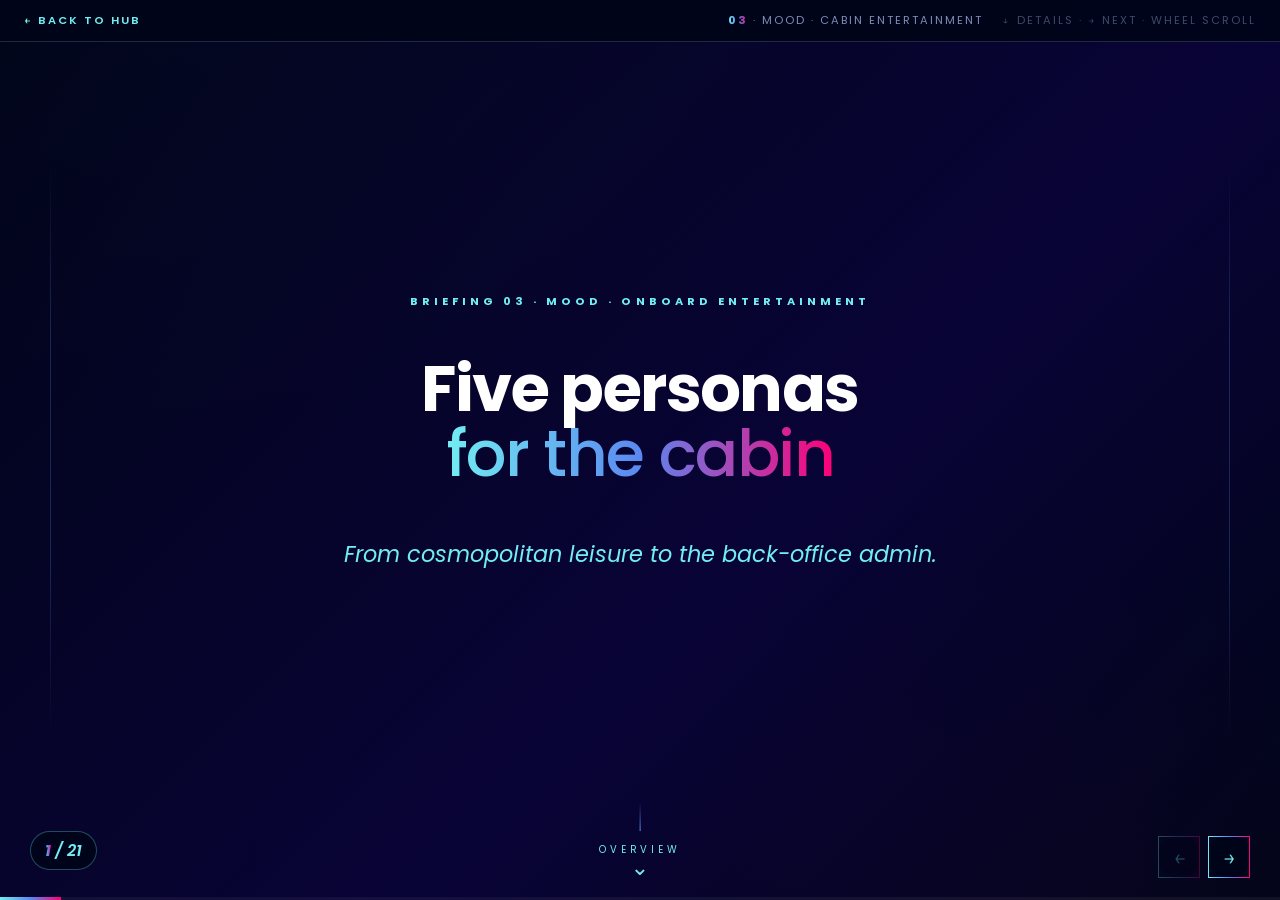
<file: personae-mood.html>
<!doctype html>
<html lang="en">
<head>
<meta charset="utf-8">
<meta name="viewport" content="width=device-width, initial-scale=1, maximum-scale=1.0">
<title>03 · MOOD Personas · MOMENT</title>
<link rel="preconnect" href="https://fonts.googleapis.com">
<link rel="preconnect" href="https://fonts.gstatic.com" crossorigin>
<link href="https://fonts.googleapis.com/css2?family=Poppins:wght@300;400;500;600;700&family=Montserrat:wght@400;500;600&family=JetBrains+Mono:wght@400;500&display=swap" rel="stylesheet">
<link rel="stylesheet" href="assets/styles.css">
</head>
<body class="deck-body">

<nav class="top-nav">
  <a href="index.html" class="home-link">Back to hub</a>
  <span><strong style="color:var(--gold-400)">03</strong> · MOOD · cabin entertainment <span style="opacity:0.5; margin-left: 14px;">↓ details · → next · wheel scroll</span></span>
</nav>

<svg width="0" height="0" style="position:absolute" aria-hidden="true">
  <defs>
    <linearGradient id="g-gold" x1="0" y1="0" x2="1" y2="1"><stop offset="0%" stop-color="#C9A961"/><stop offset="100%" stop-color="#0F2440"/></linearGradient>
    <linearGradient id="g-navy" x1="0" y1="0" x2="0" y2="1"><stop offset="0%" stop-color="#264E89"/><stop offset="100%" stop-color="#0A1A30"/></linearGradient>

    <symbol id="i-sync" viewBox="0 0 24 24" stroke="currentColor" fill="none" stroke-width="1.6" stroke-linecap="round" stroke-linejoin="round"><polyline points="23 4 23 10 17 10"/><polyline points="1 20 1 14 7 14"/><path d="M3.51 9a9 9 0 0 1 14.85-3.36L23 10M1 14l4.64 4.36A9 9 0 0 0 20.49 15"/></symbol>
    <symbol id="i-globe" viewBox="0 0 24 24" stroke="currentColor" fill="none" stroke-width="1.6" stroke-linecap="round" stroke-linejoin="round"><circle cx="12" cy="12" r="10"/><line x1="2" y1="12" x2="22" y2="12"/><path d="M12 2a15.3 15.3 0 0 1 4 10 15.3 15.3 0 0 1-4 10 15.3 15.3 0 0 1-4-10 15.3 15.3 0 0 1 4-10z"/></symbol>
    <symbol id="i-baby" viewBox="0 0 24 24" stroke="currentColor" fill="none" stroke-width="1.6" stroke-linecap="round" stroke-linejoin="round"><circle cx="12" cy="9" r="6"/><path d="M9 9h.01"/><path d="M15 9h.01"/><path d="M10 13c1 1 3 1 4 0"/></symbol>
    <symbol id="i-phone" viewBox="0 0 24 24" stroke="currentColor" fill="none" stroke-width="1.6" stroke-linecap="round" stroke-linejoin="round"><rect x="5" y="2" width="14" height="20" rx="2"/></symbol>
    <symbol id="i-shop" viewBox="0 0 24 24" stroke="currentColor" fill="none" stroke-width="1.6" stroke-linecap="round" stroke-linejoin="round"><path d="M6 2L3 6v14a2 2 0 0 0 2 2h14a2 2 0 0 0 2-2V6l-3-4z"/><line x1="3" y1="6" x2="21" y2="6"/><path d="M16 10a4 4 0 0 1-8 0"/></symbol>
    <symbol id="i-crown" viewBox="0 0 24 24" stroke="currentColor" fill="none" stroke-width="1.6" stroke-linecap="round" stroke-linejoin="round"><path d="M2 4l3 12h14l3-12-6 7-4-7-4 7-6-7z"/></symbol>
    <symbol id="i-sparkles" viewBox="0 0 24 24" stroke="currentColor" fill="none" stroke-width="1.6" stroke-linecap="round" stroke-linejoin="round"><path d="M12 3l1.9 5.8L20 12l-6.1 1.9L12 21l-1.9-7.1L4 12l6.1-1.9L12 3z"/></symbol>
    <symbol id="i-diamond" viewBox="0 0 24 24" stroke="currentColor" fill="none" stroke-width="1.6" stroke-linecap="round" stroke-linejoin="round"><path d="M6 3h12l4 6-10 13L2 9z"/></symbol>
    <symbol id="i-moon" viewBox="0 0 24 24" stroke="currentColor" fill="none" stroke-width="1.6" stroke-linecap="round" stroke-linejoin="round"><path d="M21 12.79A9 9 0 1 1 11.21 3 7 7 0 0 0 21 12.79z"/></symbol>
    <symbol id="i-monitor" viewBox="0 0 24 24" stroke="currentColor" fill="none" stroke-width="1.6" stroke-linecap="round" stroke-linejoin="round"><rect x="2" y="3" width="20" height="14" rx="2"/><line x1="8" y1="21" x2="16" y2="21"/></symbol>
    <symbol id="i-shield" viewBox="0 0 24 24" stroke="currentColor" fill="none" stroke-width="1.6" stroke-linecap="round" stroke-linejoin="round"><path d="M12 22s8-4 8-10V5l-8-3-8 3v7c0 6 8 10 8 10z"/></symbol>
    <symbol id="i-eye" viewBox="0 0 24 24" stroke="currentColor" fill="none" stroke-width="1.6" stroke-linecap="round" stroke-linejoin="round"><path d="M2 12s4-7 10-7 10 7 10 7-4 7-10 7-10-7-10-7z"/><circle cx="12" cy="12" r="3"/></symbol>
    <symbol id="i-bell" viewBox="0 0 24 24" stroke="currentColor" fill="none" stroke-width="1.6" stroke-linecap="round" stroke-linejoin="round"><path d="M6 8a6 6 0 0 1 12 0c0 7 3 9 3 9H3s3-2 3-9"/></symbol>
    <symbol id="i-route" viewBox="0 0 24 24" stroke="currentColor" fill="none" stroke-width="1.6" stroke-linecap="round" stroke-linejoin="round"><circle cx="6" cy="19" r="3"/><circle cx="18" cy="5" r="3"/><path d="M6 16V8a6 6 0 0 1 12 0"/></symbol>
    <symbol id="i-video" viewBox="0 0 24 24" stroke="currentColor" fill="none" stroke-width="1.6" stroke-linecap="round" stroke-linejoin="round"><path d="M23 7l-7 5 7 5V7z"/><rect x="1" y="5" width="15" height="14" rx="2"/></symbol>
    <symbol id="i-grid" viewBox="0 0 24 24" stroke="currentColor" fill="none" stroke-width="1.6" stroke-linecap="round" stroke-linejoin="round"><rect x="3" y="3" width="7" height="7"/><rect x="14" y="3" width="7" height="7"/><rect x="14" y="14" width="7" height="7"/><rect x="3" y="14" width="7" height="7"/></symbol>
    <symbol id="i-lang" viewBox="0 0 24 24" stroke="currentColor" fill="none" stroke-width="1.6" stroke-linecap="round" stroke-linejoin="round"><path d="M5 8h4"/><path d="M7 6v8"/><path d="M14 14h3"/><path d="M15 8l1 6"/><path d="M21 14l-1-2-1 2"/></symbol>
    <symbol id="i-zap" viewBox="0 0 24 24" stroke="currentColor" fill="none" stroke-width="1.6" stroke-linecap="round" stroke-linejoin="round"><polygon points="13 2 3 14 12 14 11 22 21 10 12 10 13 2"/></symbol>
    <symbol id="i-chart" viewBox="0 0 24 24" stroke="currentColor" fill="none" stroke-width="1.6" stroke-linecap="round" stroke-linejoin="round"><line x1="3" y1="3" x2="3" y2="21"/><line x1="3" y1="21" x2="21" y2="21"/><rect x="7" y="13" width="3" height="6"/><rect x="12" y="8" width="3" height="11"/></symbol>
  </defs>
</svg>

<div class="deck-shell">

    <!-- ===== 1. TITLE ===== -->
    <section class="canvas">
      <div class="bg-photo" style="background-image: url('https://images.unsplash.com/photo-1556388158-158ea5ccacbd?w=2400&q=80')"></div>
      <div class="center-stage airy">
        <span class="slide-kicker">Briefing 03 · MOOD · onboard entertainment</span>
        <h1 class="slide-title">Five personas<br><em>for the cabin</em></h1>
        <p class="slide-sub">From cosmopolitan leisure to the back-office admin.</p>
      </div>
      <span class="has-down">Overview</span>
    </section>

    <!-- ===== 2. OVERVIEW — sommaire intuitif ===== -->
    <section class="canvas">
      <div class="bg-photo deep" style="background-image: url('https://images.unsplash.com/photo-1583416750470-965b2707b355?w=2400&q=80')"></div>
      <div class="overview-pro">
        <div class="op-header">
          <h2>Briefing 03 · <em>MOOD onboard entertainment</em></h2>
          <span class="op-hint">click any card to jump</span>
        </div>

        <div class="op-grid">

          <div class="op-section">Introduction</div>
          <a class="op-card featured" href="#/0">
            <div class="op-pict"><svg class="icon"><use href="#i-play"/></svg></div>
            <span class="op-num">01</span>
            <h3 class="op-title">MOOD briefing<em>5 personas · 65% value</em></h3>
            <span class="op-tag">Title</span>
          </a>

          <div class="op-section">5 personas · hero + deep-dive</div>
          <a class="op-card persona" href="#/2">
            <div class="op-avatar">L&amp;T</div>
            <span class="op-num">03</span>
            <h3 class="op-title">Léa &amp; Tomás<em>Cosmopolitan long-haul</em></h3>
            <span class="op-tag">Hero</span>
          </a>
          <a class="op-card" href="#/3">
            <div class="op-pict"><svg class="icon"><use href="#i-zap"/></svg></div>
            <span class="op-num">04</span>
            <h3 class="op-title">Léa &amp; Tomás · Profile + Strategy<em>Mode switcher · activation</em></h3>
            <span class="op-tag">Deep-dive</span>
          </a>
          <a class="op-card persona" href="#/6">
            <div class="op-avatar">K</div>
            <span class="op-num">06</span>
            <h3 class="op-title">Kim<em>Asian HNW · 27% value</em></h3>
            <span class="op-tag">Hero</span>
          </a>
          <a class="op-card" href="#/8">
            <div class="op-pict"><svg class="icon"><use href="#i-crown"/></svg></div>
            <span class="op-num">07</span>
            <h3 class="op-title">Kim · Profile + Strategy<em>3 records · Mandarin gap</em></h3>
            <span class="op-tag">Deep-dive</span>
          </a>
          <a class="op-card persona" href="#/11">
            <div class="op-avatar">L</div>
            <span class="op-num">09</span>
            <h3 class="op-title">Luc<em>Business work cycle</em></h3>
            <span class="op-tag">Hero</span>
          </a>
          <a class="op-card" href="#/12">
            <div class="op-pict"><svg class="icon"><use href="#i-sync"/></svg></div>
            <span class="op-num">10</span>
            <h3 class="op-title">Luc · Profile + Strategy<em>Work / Rest / Recharge</em></h3>
            <span class="op-tag">Deep-dive</span>
          </a>
          <a class="op-card persona" href="#/15">
            <div class="op-avatar">F&amp;C</div>
            <span class="op-num">12</span>
            <h3 class="op-title">Fabrice &amp; Caroline<em>Anxious EU · senior</em></h3>
            <span class="op-tag">Hero</span>
          </a>
          <a class="op-card" href="#/17">
            <div class="op-pict"><svg class="icon"><use href="#i-shield"/></svg></div>
            <span class="op-num">13</span>
            <h3 class="op-title">Fabrice &amp; Caroline · Profile + Strategy<em>21% trips · reassurance</em></h3>
            <span class="op-tag">Deep-dive</span>
          </a>
          <a class="op-card persona" href="#/19">
            <div class="op-avatar">S</div>
            <span class="op-num">15</span>
            <h3 class="op-title">Sophie<em>B2B admin · 10× / day</em></h3>
            <span class="op-tag">Hero</span>
          </a>
          <a class="op-card" href="#/20">
            <div class="op-pict"><svg class="icon"><use href="#i-layers"/></svg></div>
            <span class="op-num">16</span>
            <h3 class="op-title">Sophie · Profile + Strategy<em>Content ops · CMS</em></h3>
            <span class="op-tag">Deep-dive</span>
          </a>

          <div class="op-section">Synthesis</div>
          <a class="op-card featured" href="#/17">
            <div class="op-pict"><svg class="icon"><use href="#i-target"/></svg></div>
            <span class="op-num">18</span>
            <h3 class="op-title">Convergence<em>65% portfolio value</em></h3>
            <span class="op-tag">Reveal</span>
          </a>
          <a class="op-card" href="#/18">
            <div class="op-pict"><svg class="icon"><use href="#i-chart"/></svg></div>
            <span class="op-num">19</span>
            <h3 class="op-title">Eleven opportunities<em>All ranked</em></h3>
            <span class="op-tag">Matrix</span>
          </a>
          <a class="op-card" href="#/19">
            <div class="op-pict"><svg class="icon"><use href="#i-alert"/></svg></div>
            <span class="op-num">20</span>
            <h3 class="op-title">Common pain points<em>8 cross-personas</em></h3>
            <span class="op-tag">Pains</span>
          </a>
          <a class="op-card" href="#/20">
            <div class="op-pict"><svg class="icon"><use href="#i-rocket"/></svg></div>
            <span class="op-num">21</span>
            <h3 class="op-title">End of briefing<em>Closing takeaway</em></h3>
            <span class="op-tag">Closing</span>
          </a>

        </div>
      </div>
    </section>

    <!-- ============================================
         PERSONA 01 — LÉA & TOMÁS
         ============================================ -->
    <!-- HERO -->
    <section class="canvas">
        <div class="hero-portrait-full">
          <div class="portrait-svg"><span class="ps-deco d1"></span><span class="ps-deco d2"></span><span class="ps-deco d3"></span><span class="ps-mono">L&amp;T</span><span class="ps-cap">Léa &amp; Tomás · cosmopolitan</span></div>
          <div class="photo with-fallback" style="background-image: url('https://images.unsplash.com/photo-1494790108377-be9c29b29330?w=1600&q=80')"></div>
          <div class="content">
            <span class="slide-kicker">Persona 01 · cosmopolitan flyers</span>
            <h1 class="display-name">Léa &amp; Tomás<em>The cosmopolitan long-haul couple.</em></h1>
            <p class="verbatim-hero">Switching between movies, podcasts, games and a bit of sleep over 11 hours — in one click.<span class="author">— Passenger quote (study)</span></p>
          </div>
        </div>
      </section>

      <!-- COMPACT DEEP-DIVE — 3 cols + stories row -->
      <section class="canvas slide-mc has-bg">
      <header class="mc-action">
        <span class="mc-label">Persona 01 · Profile · MOOD entertainment</span>
        <h2 class="mc-title">Léa &amp; Tomás watch <strong>11h of content per long-haul flight</strong> — but our app has no mood-switching to keep them engaged.</h2>
      </header>

      <div class="mc-body">
      <article class="mc-block">
            <h4>Persona snapshot</h4>
            <dl class="mc-kv">
              <dt>Segment</dt>
              <dd><strong>cosmopolitan</strong> entertainment-driven</dd>
              <dt>Geography</dt>
              <dd>USA 17% (+70%) &middot; JP 7% (+133%) &middot; KR 5% (+66%) &middot; BR &middot; FR</dd>
              <dt>Cabin</dt>
              <dd><strong>40% premium</strong> (60% Eco + 10% PE + 17% Business + 13% First)</dd>
              <dt>Booking</dt>
              <dd><strong>84% &gt; 1 month</strong> &middot; 68% couples &middot; 45% kids</dd>
              <dt>Loyalty</dt>
              <dd>58% frequent-flyer members &middot; digital native &middot; 79% high education</dd>
            </dl>
          </article>
      <article class="mc-block mc-metrics">
            <h4>Value at stake</h4>
            <div class="mc-stat-grid">
            <div class="mc-stat hero">
              <span class="num">11<small>%</small></span>
              <span class="lbl">of in-flight entertainment value</span>
              <span class="ctx">entertainment-driven flyers</span>
            </div>
            <div class="mc-stat">
              <span class="num">8<small>%</small></span>
              <span class="lbl">of all flights</span>
              <span class="ctx">cosmopolitan leisure</span>
            </div>
            <div class="mc-stat">
              <span class="num">62<small>%</small></span>
              <span class="lbl">own devices personal devices</span>
              <span class="ctx">+ 74% movies</span>
            </div>
          </div>
          </article>
      </div>

      <footer class="mc-foot">
        <span class="src">Source &middot; <strong>Air France-KLM customer study, Dec 2015</strong> &middot; n &asymp; 5,000 passengers &middot; 13 markets</span>
        <span class="page">Briefing 03 · 04 / 21</span>
      </footer>
    </section>

    <section class="canvas slide-mc has-bg">
      <header class="mc-action">
        <span class="mc-label">Persona 01 · Strategic answer · MOOD entertainment</span>
        <h2 class="mc-title">Léa &amp; Tomás watch <strong>11h of content per long-haul flight</strong> — but our app has no mood-switching to keep them engaged.</h2>
      </header>

      <div class="mc-body">
      <article class="mc-block mc-blockers">
            <h4>Today's blockers</h4>
            <ol>
              <li><span><strong>No Mode Switcher</strong>Activation / Relaxation / Sleep curation is flat &mdash; a top request from the study.</span></li>
              <li><span><strong>Mediocre sound quality</strong>Low-end airline headphones, no Hi-Fi profile in the MOOD player.</span></li>
              <li><span><strong>No dedicated Family / Kids Zone</strong>Despite 45% of the cluster travelling with children (teens).</span></li>
            </ol>
          </article>
      <article class="mc-block mc-actions">
            <h4>Recommended actions</h4>
            <ol>
              <li><span><strong>MOOD Mode Switcher</strong>Activation / Relaxation / Sleep / Wake-up + Family Kids Zone.</span><span class="when">Q3 2026</span></li>
              <li><span><strong>Premium Audio profile</strong>Hi-Fi mix + curated multicultural catalog (FR / US / BR / JP / KR).</span><span class="when">Q4 2026</span></li>
              <li><span><strong>personal devices session sync</strong>Favorites + resume between seatback and smartphone.</span><span class="when">H1 2027</span></li>
            </ol>
          </article>
      </div>

      <footer class="mc-foot">
        <span class="src">Source &middot; <strong>Air France-KLM customer study, Dec 2015</strong> &middot; n &asymp; 5,000 passengers &middot; 13 markets</span>
        <span class="page">Briefing 03 · 05 / 21</span>
      </footer>
    </section>

    <!-- ============================================
         PERSONA 02 — MEI LIN
         ============================================ -->
    <section class="canvas">
        <div class="hero-portrait-full">
          <div class="portrait-svg"><span class="ps-deco d1"></span><span class="ps-deco d2"></span><span class="ps-deco d3"></span><span class="ps-mono">K</span><span class="ps-cap">Kim · Asian premium</span></div>
          <div class="photo with-fallback" style="background-image: url('https://images.unsplash.com/photo-1438761681033-6461ffad8d80?w=1600&q=80')"></div>
          <div class="content">
            <span class="slide-kicker" style="color:var(--gold-300)">Persona 02 · most valuable customer</span>
            <h1 class="display-name">Kim<em>The premium Asian HNW executive.</em></h1>
            <p class="verbatim-hero">Why isn't my favorite film in Mandarin — and why doesn't MOOD recognize me after 5 years as top frequent-flyer?<span class="author">— Passenger quote (study)</span></p>
          </div>
        </div>
      </section>

      <section class="canvas slide-mc has-bg">
      <header class="mc-action">
        <span class="mc-label">Persona 02 · Profile · MOOD entertainment</span>
        <h2 class="mc-title">Kim = <strong>27% of in-flight entertainment value</strong> — the most valuable customer. We barely speak Mandarin.</h2>
      </header>

      <div class="mc-body">
      <article class="mc-block">
            <h4>Persona snapshot</h4>
            <dl class="mc-kv">
              <dt>Segment</dt>
              <dd><strong>Asian premium customers</strong> Asian premium / luxury executive</dd>
              <dt>Geography</dt>
              <dd>CN 65% (record +442%) &middot; IN 12-15% &middot; BR 13-23% &middot; USA 5-14%</dd>
              <dt>Cabin</dt>
              <dd><strong>57-67% premium</strong> (First + Business)</dd>
              <dt>Booking</dt>
              <dd><strong>100% &lt; 1 month</strong> &middot; portfolio record</dd>
              <dt>Loyalty</dt>
              <dd><strong>38-39% top frequent-flyer</strong> records &middot; 93% smartphone &middot; WeChat / Weibo</dd>
            </dl>
          </article>
      <article class="mc-block mc-metrics">
            <h4>Value at stake</h4>
            <div class="mc-stat-grid">
            <div class="mc-stat hero">
              <span class="num">27<small>%</small></span>
              <span class="lbl">of in-flight entertainment value</span>
              <span class="ctx">the highest in the study</span>
            </div>
            <div class="mc-stat">
              <span class="num">70<small>%</small></span>
              <span class="lbl">onboard WiFi</span>
              <span class="ctx">study record</span>
            </div>
            <div class="mc-stat">
              <span class="num">16<small>%</small></span>
              <span class="lbl">of all flights</span>
              <span class="ctx">Asian premium customers</span>
            </div>
          </div>
        </article>
      </div>

      <footer class="mc-foot">
        <span class="src">Source &middot; <strong>Air France-KLM customer study, Dec 2015</strong> &middot; n &asymp; 5,000 passengers &middot; 13 markets</span>
        <span class="page">Briefing 03 · 07 / 21</span>
      </footer>
    </section>

    <section class="canvas slide-mc has-bg">
      <header class="mc-action">
        <span class="mc-label">Persona 02 · Strategic answer · MOOD entertainment</span>
        <h2 class="mc-title">Kim = <strong>27% of in-flight entertainment value</strong> — the most valuable customer. We barely speak Mandarin.</h2>
      </header>

      <div class="mc-body">
      <article class="mc-block mc-blockers">
            <h4>Today's blockers</h4>
            <ol>
              <li><span><strong>MOOD catalog poor in Mandarin</strong>Few recent CN films, no Mandarin music stream, no Chinese press.</span></li>
              <li><span><strong>Generic welcome despite top frequent-flyer</strong>DS literally asks "Give me Recognition" &mdash; not delivered.</span></li>
              <li><span><strong>No MOOD &harr; Luxury Marketplace bridge</strong>See a film &mdash; no CTA to buy the associated product.</span></li>
            </ol>
          </article>
      <article class="mc-block mc-actions">
            <h4>Recommended actions</h4>
            <ol>
              <li><span><strong>Mandarin vertical</strong>Recent CN films, Asian series, Mandarin audio, Chinese press.</span><span class="when">Q3 2026</span></li>
              <li><span><strong>Recognition Layer</strong>frequent-flyer welcome, persisted preferences, cabin-aware recommendations.</span><span class="when">Q4 2026</span></li>
              <li><span><strong>MOOD &rarr; Marketplace "Shop now" CTA</strong>Film-associated products via Alipay / WeChat Pay.</span><span class="when">H1 2027</span></li>
            </ol>
          </article>
      </div>

      <footer class="mc-foot">
        <span class="src">Source &middot; <strong>Air France-KLM customer study, Dec 2015</strong> &middot; n &asymp; 5,000 passengers &middot; 13 markets</span>
        <span class="page">Briefing 03 · 08 / 21</span>
      </footer>
    </section>

    <!-- ============================================
         PERSONA 03 — HIROSHI / PIERRE
         ============================================ -->
    <section class="canvas">
        <div class="hero-portrait-full">
          <div class="portrait-svg"><span class="ps-deco d1"></span><span class="ps-deco d2"></span><span class="ps-deco d3"></span><span class="ps-mono">L</span><span class="ps-cap">Luc · long-haul business</span></div>
          <div class="photo with-fallback" style="background-image: url('https://images.unsplash.com/photo-1560250097-0b93528c311a?w=1600&q=80')"></div>
          <div class="content">
            <span class="slide-kicker">Persona 03 · long-haul business</span>
            <h1 class="display-name">Luc /<br>Pierre<em>Work · Rest · Recharge cycle.</em></h1>
            <p class="verbatim-hero">Close a deal over 6 hours, sleep 3, watch a film. MOOD must adapt to these 3 modes.<span class="author">— Passenger quote (study)</span></p>
          </div>
        </div>
      </section>

      <section class="canvas slide-mc has-bg">
      <header class="mc-action">
        <span class="mc-label">Persona 03 · Profile · MOOD entertainment</span>
        <h2 class="mc-title">Luc works, rests, recharges in one flight. <strong>20% of our entertainment revenue</strong> — and we offer one generic mode.</h2>
      </header>

      <div class="mc-body">
      <article class="mc-block">
            <h4>Persona snapshot</h4>
            <dl class="mc-kv">
              <dt>Segment</dt>
              <dd><strong>long-haul business</strong> Business / executive multi-trip</dd>
              <dt>Geography</dt>
              <dd>CN 21% &middot; FR 12-17% &middot; USA 13% &middot; BR 11-19% &middot; JP 10% &middot; IN 9-10%</dd>
              <dt>Cabin</dt>
              <dd><strong>55% premium</strong> &middot; multi-continental routes</dd>
              <dt>Booking</dt>
              <dd><strong>64-69% &lt; 1 month</strong> &middot; last-minute business</dd>
              <dt>Loyalty</dt>
              <dd><strong>51-55% loyal</strong> (top + mid) &middot; 93% smartphone daily (DS#8 record)</dd>
            </dl>
          </article>
      <article class="mc-block mc-metrics">
            <h4>Value at stake</h4>
            <div class="mc-stat-grid">
            <div class="mc-stat hero">
              <span class="num">20<small>%</small></span>
              <span class="lbl">of in-flight entertainment value</span>
              <span class="ctx">long-haul business travelers</span>
            </div>
            <div class="mc-stat">
              <span class="num">17<small>%</small></span>
              <span class="lbl">of all flights</span>
              <span class="ctx">long-haul business</span>
            </div>
            <div class="mc-stat">
              <span class="num">73<small>%</small></span>
              <span class="lbl">own devices personal devices</span>
              <span class="ctx">record</span>
            </div>
          </div>
        </article>
      </div>

      <footer class="mc-foot">
        <span class="src">Source &middot; <strong>Air France-KLM customer study, Dec 2015</strong> &middot; n &asymp; 5,000 passengers &middot; 13 markets</span>
        <span class="page">Briefing 03 · 10 / 21</span>
      </footer>
    </section>

    <section class="canvas slide-mc has-bg">
      <header class="mc-action">
        <span class="mc-label">Persona 03 · Strategic answer · MOOD entertainment</span>
        <h2 class="mc-title">Luc works, rests, recharges in one flight. <strong>20% of our entertainment revenue</strong> — and we offer one generic mode.</h2>
      </header>

      <div class="mc-body">
      <article class="mc-block mc-blockers">
            <h4>Today's blockers</h4>
            <ol>
              <li><span><strong>No Mode Switcher</strong>""Work / Rest / Recharge balance untreated.</span></li>
              <li><span><strong>MOOD UX not Sleep-Aware</strong>Screens too bright, no Do-Not-Disturb coupling with Crew App.</span></li>
              <li><span><strong>No Wellness Module</strong>No meditation or breathwork despite 24h round-trip cycles.</span></li>
            </ol>
          </article>
      <article class="mc-block mc-actions">
            <h4>Recommended actions</h4>
            <ol>
              <li><span><strong>Work / Rest / Recharge Mode Switcher</strong>On the MOOD home, surfaced by default for business cabins.</span><span class="when">Q3 2026</span></li>
              <li><span><strong>Sleep-Aware UX</strong>Dim screen, low audio, Do-Not-Disturb coupled to the Crew App.</span><span class="when">Q4 2026</span></li>
              <li><span><strong>Wellness Module</strong>Meditation, breathing, stretching, anti jet-lag programmes.</span><span class="when">H1 2027</span></li>
            </ol>
          </article>
      </div>

      <footer class="mc-foot">
        <span class="src">Source &middot; <strong>Air France-KLM customer study, Dec 2015</strong> &middot; n &asymp; 5,000 passengers &middot; 13 markets</span>
        <span class="page">Briefing 03 · 11 / 21</span>
      </footer>
    </section>

    <!-- ============================================
         PERSONA 04 — MARC & HÉLÈNE
         ============================================ -->
    <section class="canvas">
        <div class="hero-portrait-full">
          <div class="portrait-svg"><span class="ps-deco d1"></span><span class="ps-deco d2"></span><span class="ps-deco d3"></span><span class="ps-mono">F&amp;C</span><span class="ps-cap">Fabrice &amp; Caroline · anxious + #11</span></div>
          <div class="photo with-fallback" style="background-image: url('https://images.unsplash.com/photo-1559839734-2b71ea197ec2?w=1600&q=80')"></div>
          <div class="content">
            <span class="slide-kicker">Persona 04 · anxious travelers</span>
            <h1 class="display-name">Marc &amp;<br>Hélène<em>The anxious European traveler.</em></h1>
            <p class="verbatim-hero">If everything is going by plan, I can lean back and enjoy the journey.<span class="author">— Passenger quote (study)</span></p>
          </div>
        </div>
      </section>

      <section class="canvas slide-mc has-bg">
      <header class="mc-action">
        <span class="mc-label">Persona 04 · Profile · MOOD entertainment</span>
        <h2 class="mc-title">Fabrice &amp; Caroline = <strong>21% of all flights</strong>. They want calm content. We have nothing built for them.</h2>
      </header>

      <div class="mc-body">
      <article class="mc-block">
            <h4>Persona snapshot</h4>
            <dl class="mc-kv">
              <dt>Segment</dt>
              <dd><strong>anxious cluster</strong> 100% Cautious EU cluster</dd>
              <dt>Geography</dt>
              <dd>FR 33-37% &middot; NL 15-16% &middot; UK 9-13% &middot; DE 12-13%</dd>
              <dt>Cabin</dt>
              <dd><strong>86% Eco</strong> &middot; 60% introverted &middot; 81% discreet records</dd>
              <dt>Booking</dt>
              <dd>Airport <strong>110-127 min</strong> record &middot; arrive 2h early</dd>
              <dt>Loyalty</dt>
              <dd><strong>73% non-members</strong> &middot; 96% web &middot; only 3% mobile</dd>
            </dl>
          </article>
      <article class="mc-block mc-metrics">
            <h4>Value at stake</h4>
            <div class="mc-stat-grid">
            <div class="mc-stat hero">
              <span class="num">21<small>%</small></span>
              <span class="lbl">of all flights</span>
              <span class="ctx">all anxious travelers combined</span>
            </div>
            <div class="mc-stat">
              <span class="num">13<small>%</small></span>
              <span class="lbl">of in-flight entertainment value</span>
              <span class="ctx">anxious travelers</span>
            </div>
            <div class="mc-stat">
              <span class="num">3<small>%</small></span>
              <span class="lbl">mobile / app</span>
              <span class="ctx">record low · mobile web app need</span>
            </div>
          </div>
          </article>
      </div>

      <footer class="mc-foot">
        <span class="src">Source &middot; <strong>Air France-KLM customer study, Dec 2015</strong> &middot; n &asymp; 5,000 passengers &middot; 13 markets</span>
        <span class="page">Briefing 03 · 13 / 21</span>
      </footer>
    </section>

    <section class="canvas slide-mc has-bg">
      <header class="mc-action">
        <span class="mc-label">Persona 04 · Strategic answer · MOOD entertainment</span>
        <h2 class="mc-title">Fabrice &amp; Caroline = <strong>21% of all flights</strong>. They want calm content. We have nothing built for them.</h2>
      </header>

      <div class="mc-body">
      <article class="mc-block mc-blockers">
            <h4>Today's blockers</h4>
            <ol>
              <li><span><strong>No Travel Info Reassurance on seatback</strong>Silent screens during long waits drive anxiety.</span></li>
              <li><span><strong>MOOD UX too dense for senior + anxious profile</strong>60% introverted, 81% discreet records.</span></li>
              <li><span><strong>Press digital catalog limited</strong>Record gap paper vs digital &mdash; 58-67% read on paper.</span></li>
            </ol>
          </article>
      <article class="mc-block mc-actions">
            <h4>Recommended actions</h4>
            <ol>
              <li><span><strong>Reassurance Content category</strong>Calm films, soft music, light docs, anti-anxiety meditations.</span><span class="when">Q3 2026</span></li>
              <li><span><strong>MOOD Senior Accessibility Mode</strong>Large text, high contrast, simple navigation.</span><span class="when">Q4 2026</span></li>
              <li><span><strong>Travel Info Reassurance Notifications</strong>On seatback + Crew App Sleep-Aware coupling.</span><span class="when">H1 2027</span></li>
            </ol>
          </article>
      </div>

      <footer class="mc-foot">
        <span class="src">Source &middot; <strong>Air France-KLM customer study, Dec 2015</strong> &middot; n &asymp; 5,000 passengers &middot; 13 markets</span>
        <span class="page">Briefing 03 · 14 / 21</span>
      </footer>
    </section>

    <!-- ============================================
         PERSONA 05 — SOPHIE
         ============================================ -->
    <section class="canvas">
        <div class="hero-portrait-full">
          <div class="portrait-svg"><span class="ps-deco d1"></span><span class="ps-deco d2"></span><span class="ps-deco d3"></span><span class="ps-mono">S</span><span class="ps-cap">Sophie · operator</span></div>
          <div class="photo with-fallback" style="background-image: url('https://images.unsplash.com/photo-1573497019940-1c28c88b4f3e?w=1600&q=80')"></div>
          <div class="content">
            <span class="slide-kicker" style="color:var(--gold-300)">Persona 05 · B2B · platform &amp; media admin</span>
            <h1 class="display-name">Sophie<em>The airline content admin · 10× / day.</em></h1>
            <p class="verbatim-hero">Publish on 35 A350 by Friday — in 1 hour, not 2 days.<span class="author">— B2B scenario</span></p>
          </div>
        </div>
      </section>

      <section class="canvas slide-mc has-bg">
      <header class="mc-action">
        <span class="mc-label">Persona 05 · Profile · MOOD entertainment</span>
        <h2 class="mc-title">Sophie publishes content on <strong>50 aircraft in 10 minutes</strong> — today it takes her 2 days.</h2>
      </header>

      <div class="mc-body">
      <article class="mc-block">
            <h4>Persona snapshot</h4>
            <dl class="mc-kv">
              <dt>Segment</dt>
              <dd><strong>B2B</strong> Platform &amp; Media Admin</dd>
              <dt>Environment</dt>
              <dd>Pro desktop &middot; CMS + dashboard + analytics</dd>
              <dt>Frequency</dt>
              <dd><strong>10&times; per day</strong> (vs passengers 1-2&times; / year)</dd>
              <dt>Coverage</dt>
              <dd><strong>13 markets &times; 6 languages</strong> = 78 combinations</dd>
              <dt>Objectives</dt>
              <dd>Catalog ROI &middot; NPS &middot; ad-server revenue &middot; Marketplace conversion</dd>
            </dl>
          </article>
      <article class="mc-block mc-metrics">
            <h4>Value at stake</h4>
            <div class="mc-stat-grid">
            <div class="mc-stat hero">
              <span class="num">50<small> a/c</small></span>
              <span class="lbl">fleet deploy in 10 min</span>
              <span class="ctx">target vs 24-48h today</span>
            </div>
            <div class="mc-stat">
              <span class="num">78</span>
              <span class="lbl">language × market combos</span>
              <span class="ctx">13 countries × 6 languages</span>
            </div>
            <div class="mc-stat">
              <span class="num">10×</span>
              <span class="lbl">per day usage</span>
              <span class="ctx">used all day</span>
            </div>
          </div>
        </article>
      </div>

      <footer class="mc-foot">
        <span class="src">Source &middot; <strong>Air France-KLM customer study, Dec 2015</strong> &middot; n &asymp; 5,000 passengers &middot; 13 markets</span>
        <span class="page">Briefing 03 · 16 / 21</span>
      </footer>
    </section>

    <section class="canvas slide-mc has-bg">
      <header class="mc-action">
        <span class="mc-label">Persona 05 · Strategic answer · MOOD entertainment</span>
        <h2 class="mc-title">Sophie publishes content on <strong>50 aircraft in 10 minutes</strong> — today it takes her 2 days.</h2>
      </header>

      <div class="mc-body">
      <article class="mc-block mc-blockers">
            <h4>Today's blockers</h4>
            <ol>
              <li><span><strong>Slow / tedious CMS</strong>Too many clicks, no bulk edit, no route templates.</span></li>
              <li><span><strong>No route / destination personalisation</strong>No Mandarin / BR PT / JP vertical in one click.</span></li>
              <li><span><strong>Fragmented analytics</strong>BI separated MOOD / Marketplace / WiFi &mdash; no cross-product passengers view.</span></li>
            </ol>
          </article>
      <article class="mc-block mc-actions">
            <h4>Recommended actions</h4>
            <ol>
              <li><span><strong>CMS bulk publish + route/cabin templates</strong>35 aircraft updated in 10 minutes.</span><span class="when">Q3 2026</span></li>
              <li><span><strong>Auto-translate 6 languages</strong>Machine translation + human review workflow.</span><span class="when">Q4 2026</span></li>
              <li><span><strong>Cross-product analytics dashboard</strong>By Demand Space &mdash; MOOD + Marketplace + WiFi unified.</span><span class="when">H1 2027</span></li>
            </ol>
          </article>
      </div>

      <footer class="mc-foot">
        <span class="src">Source &middot; <strong>Air France-KLM customer study, Dec 2015</strong> &middot; n &asymp; 5,000 passengers &middot; 13 markets</span>
        <span class="page">Briefing 03 · 17 / 21</span>
      </footer>
    </section>

    <!-- ===== CONVERGENCE REVEAL ===== -->
    <section class="canvas">
      <div class="bg-photo deep" style="background-image: url('https://images.unsplash.com/photo-1517245386807-bb43f82c33c4?w=2400&q=80')"></div>
      <div class="center-stage airy">
        <span class="slide-kicker">Cross-persona convergence</span>
        <span class="mega">65<small>%</small></span>
        <span class="mega-lbl">of portfolio value</span>
        <p class="mega-cap">Multilingual catalog + recognition layer — 6 DS · 45% trips.</p>
      </div>
    </section>

    <!-- ===== 11 OPPORTUNITIES — single compact slide ===== -->
    <section class="canvas">
      <div class="bg-photo deep" style="background-image: url('https://images.unsplash.com/photo-1583416750470-965b2707b355?w=2400&q=80')"></div>
      <div class="detail-stage compact">
        <div class="detail-header">
          <h2>Eleven MOOD priority opportunities</h2>
          <span class="label">Ranked by cross-persona convergence</span>
        </div>
        <div class="detail-body">
          <div class="tile-row cols-4 airy" style="gap: 10px;">
            <div class="feature-tile priority" style="padding: 14px 10px"><svg class="icon icon-lg"><use href="#i-lang"/></svg><h4>01 · Multilingual catalog</h4><p>6 DS · 45% / 65% value · record</p></div>
            <div class="feature-tile priority" style="padding: 14px 10px"><svg class="icon icon-lg"><use href="#i-sync"/></svg><h4>02 · Mode Switcher</h4><p>Work/Rest · Activation/Sleep · Family</p></div>
            <div class="feature-tile priority" style="padding: 14px 10px"><svg class="icon icon-lg"><use href="#i-crown"/></svg><h4>03 · Recognition Layer</h4><p>frequent-flyer welcome · DS#3·#5·#6·#8·#9</p></div>
            <div class="feature-tile" style="padding: 14px 10px"><svg class="icon icon-lg"><use href="#i-sparkles"/></svg><h4>04 · Wellness Module</h4><p>Meditation · sleep aids · 5 DS</p></div>
            <div class="feature-tile" style="padding: 14px 10px"><svg class="icon icon-lg"><use href="#i-moon"/></svg><h4>05 · Sleep-Aware UX</h4><p>Dim · Crew App · 5 DS</p></div>
            <div class="feature-tile" style="padding: 14px 10px"><svg class="icon icon-lg"><use href="#i-shop"/></svg><h4>06 · MOOD ↔ Marketplace</h4><p>Shop-now CTA · DS#1·#3·#6·#9</p></div>
            <div class="feature-tile" style="padding: 14px 10px"><svg class="icon icon-lg"><use href="#i-phone"/></svg><h4>07 · personal devices sync</h4><p>62-83% own devices</p></div>
            <div class="feature-tile" style="padding: 14px 10px"><svg class="icon icon-lg"><use href="#i-grid"/></svg><h4>08 · CMS templates</h4><p>Route · auto-translate · A/B</p></div>
            <div class="feature-tile" style="padding: 14px 10px"><svg class="icon icon-lg"><use href="#i-eye"/></svg><h4>09 · Senior Accessibility</h4><p>Large text · DS#5·#7·#10·#11</p></div>
            <div class="feature-tile" style="padding: 14px 10px"><svg class="icon icon-lg"><use href="#i-chart"/></svg><h4>10 · Ad-supported Freemium</h4><p>DS#12·#13 · low-cost</p></div>
            <div class="feature-tile priority" style="padding: 14px 10px; grid-column: span 2"><svg class="icon icon-lg"><use href="#i-shield"/></svg><h4>11 · Reassurance Content + Travel Info</h4><p>Calm films · seatback push · Fabrice &amp; Caroline 21% trips cautious cluster</p></div>
          </div>
        </div>
      </div>
    </section>

    <!-- ===== 8 COMMON PAIN POINTS ===== -->
    <section class="canvas">
      <div class="bg-photo deep" style="background-image: url('https://images.unsplash.com/photo-1583416750470-965b2707b355?w=2400&q=80')"></div>
      <div class="detail-stage compact">
        <div class="detail-header">
          <h2>Eight common pain points</h2>
          <span class="label">Across the 4 passengers personas</span>
        </div>
        <div class="detail-body">
          <div class="dd-main" style="grid-template-columns: 1fr 1fr">
            <div class="dd-col">
              <div class="gp-rich pain">
                <div class="item"><span class="marker">1</span><div class="body"><div class="ttl">No "Mode Switcher" on MOOD home</div><div class="desc">Activation/Relaxation/Sleep OR Work/Rest/Recharge — DS#1+#4+#5+#6+#8.</div></div></div>
                <div class="item"><span class="marker">2</span><div class="body"><div class="ttl">Insufficient multilingual catalog</div><div class="desc">Mandarin · JP/KR/PT/HI · Nordic/IT.</div></div></div>
                <div class="item"><span class="marker">3</span><div class="body"><div class="ttl">No top frequent-flyer Recognition Layer</div><div class="desc">Kim DS#3/#9 · Luc DS#8 · generic welcome.</div></div></div>
                <div class="item"><span class="marker">4</span><div class="body"><div class="ttl">Sound quality + audio selection</div><div class="desc">Needs #92, #95, #101, #112, #114 · 4+ DS.</div></div></div>
              </div>
            </div>
            <div class="dd-col">
              <div class="gp-rich pain">
                <div class="item"><span class="marker">5</span><div class="body"><div class="ttl">No Wellness Module</div><div class="desc">Meditation · sleep aids · breathwork · DS#3·#4·#5·#6·#9.</div></div></div>
                <div class="item"><span class="marker">6</span><div class="body"><div class="ttl">No Sleep-Aware UX</div><div class="desc">Dim · low audio · DND · Crew App · DS#4·#5·#6·#7·#8.</div></div></div>
                <div class="item"><span class="marker">7</span><div class="body"><div class="ttl">MOOD Light personal devices not synced</div><div class="desc">Universal · 62-83% own devices.</div></div></div>
                <div class="item"><span class="marker">8</span><div class="body"><div class="ttl">MOOD ↔ Marketplace not integrated</div><div class="desc">Need #115/#116 onboard DF decoupled.</div></div></div>
              </div>
            </div>
          </div>
        </div>
      </div>
    </section>

    <!-- ===== END ===== -->
    <section class="canvas">
      <div class="bg-photo deep" style="background-image: url('https://images.unsplash.com/photo-1436491865332-7a61a109cc05?w=2400&q=80')"></div>
      <div class="center-stage airy quote-slide">
        <blockquote>Five personas. One <strong>multilingual</strong> convergence.</blockquote>
        <p class="slide-sub" style="margin-top: 40px;">— End of briefing 03 —</p>
      </div>
    </section>

</div>

<script src="assets/deck.js"></script>
</body>
</html>
</file>
<file: assets/styles.css>
/* ============================================================
   MOMENT — AIR TRAVELLERS NEEDS
   Consulting-grade visual system (navy + gold)
   ============================================================ */

:root {
  /* Palette */
  --navy-900: #0A1A30;
  --navy-800: #0F2440;
  --navy-700: #142F54;
  --navy-600: #1B3D6E;
  --navy-500: #264E89;
  --navy-400: #4B6FA8;

  --gold-600: #B89248;
  --gold-500: #C9A961;
  --gold-400: #D6BB7C;
  --gold-300: #E5D199;

  --paper: #F5F2EB;
  --paper-soft: #ECE7DB;
  --ink-900: #0E1726;
  --ink-700: #2A3447;
  --ink-500: #5A6577;
  --ink-300: #8D97A8;
  --line: rgba(201, 169, 97, 0.22);
  --line-strong: rgba(201, 169, 97, 0.55);

  --green: #4CAF7C;
  --amber: #E5A04C;
  --red: #D45B6A;
  --blue: #5BA8D4;

  --font-display: 'Cormorant Garamond', 'Playfair Display', Georgia, serif;
  --font-body: 'Inter', -apple-system, BlinkMacSystemFont, 'Helvetica Neue', Arial, sans-serif;
  --font-mono: 'JetBrains Mono', ui-monospace, SFMono-Regular, Menlo, monospace;
}

/* ---------- Reveal overrides ---------- */
.reveal {
  font-family: var(--font-body);
  font-size: 28px;
  font-weight: 400;
  color: var(--paper);
  background: var(--navy-900);
}

.reveal .slides {
  text-align: left;
}

.reveal .slides section,
.reveal .slides section > section {
  padding: 36px 60px;
  height: 100%;
}

/* Wrapper stacks (containing only child sections) — no padding so no visible navy frame */
.reveal .slides > section:not(.canvas) {
  padding: 0 !important;
}
.reveal .slides > section.canvas,
.reveal .slides > section > section.canvas {
  padding: 0 !important;
}

.reveal h1, .reveal h2, .reveal h3, .reveal h4, .reveal h5 {
  font-family: var(--font-display);
  font-weight: 500;
  letter-spacing: -0.01em;
  color: var(--paper);
  text-transform: none;
  margin: 0 0 0.5em;
  line-height: 1.15;
}

.reveal h1 { font-size: 3.2em; }
.reveal h2 { font-size: 2.2em; }
.reveal h3 { font-size: 1.5em; color: var(--gold-400); }
.reveal h4 { font-size: 1.15em; color: var(--gold-300); font-family: var(--font-body); font-weight: 600; letter-spacing: 0.05em; text-transform: uppercase; }

.reveal p { line-height: 1.55; color: var(--paper); }
.reveal strong { color: var(--gold-300); font-weight: 600; }
.reveal em { color: var(--gold-400); font-style: italic; }
.reveal small { color: var(--ink-300); font-size: 0.75em; }

.reveal a { color: var(--gold-400); text-decoration: none; }
.reveal a:hover { color: var(--gold-300); }

.reveal blockquote {
  background: rgba(201, 169, 97, 0.06);
  border-left: 3px solid var(--gold-500);
  padding: 14px 20px;
  font-style: italic;
  font-family: var(--font-display);
  font-size: 1.1em;
  color: var(--paper);
  margin: 0.5em 0;
  border-radius: 0;
  box-shadow: none;
  width: auto;
}

.reveal ul, .reveal ol { margin-left: 1.2em; }
.reveal li { margin: 0.25em 0; line-height: 1.5; }

.reveal .controls { color: var(--gold-500); }
.reveal .progress { color: var(--gold-500); height: 4px; }

/* ---------- Backgrounds / general layout ---------- */
body {
  background: var(--navy-900);
  font-family: var(--font-body);
  color: var(--paper);
  margin: 0;
}

.section-bg-paper { background: var(--paper) !important; color: var(--ink-900) !important; }
.section-bg-paper h1, .section-bg-paper h2, .section-bg-paper h3 { color: var(--navy-900) !important; }
.section-bg-paper h3 { color: var(--gold-600) !important; }
.section-bg-paper p, .section-bg-paper li { color: var(--ink-700) !important; }
.section-bg-paper strong { color: var(--navy-800) !important; }
.section-bg-paper blockquote { color: var(--ink-700) !important; background: rgba(11, 31, 58, 0.04); }

/* ---------- Slide title block ---------- */
.title-slide { text-align: center; }
.title-slide .eyebrow {
  font-family: var(--font-body);
  font-size: 0.55em;
  letter-spacing: 0.32em;
  text-transform: uppercase;
  color: var(--gold-500);
  display: block;
  margin-bottom: 1em;
}
.title-slide h1 {
  font-size: 3.6em;
  line-height: 1.05;
  margin-bottom: 0.4em;
}
.title-slide .sub {
  font-family: var(--font-display);
  font-style: italic;
  font-size: 1.2em;
  color: var(--gold-400);
  margin-bottom: 2em;
}
.title-slide .meta {
  display: inline-flex;
  gap: 28px;
  align-items: center;
  border-top: 1px solid var(--line);
  border-bottom: 1px solid var(--line);
  padding: 14px 0;
  font-size: 0.55em;
  letter-spacing: 0.18em;
  text-transform: uppercase;
  color: var(--ink-300);
}
.title-slide .meta span { color: var(--gold-400); }

/* ---------- Common content slide ---------- */
.slide-eyebrow {
  display: block;
  font-size: 0.45em;
  letter-spacing: 0.3em;
  text-transform: uppercase;
  color: var(--gold-500);
  margin-bottom: 0.6em;
}

.slide-rule {
  width: 60px;
  height: 2px;
  background: var(--gold-500);
  margin: 0 0 30px;
}

/* ---------- Grids ---------- */
.grid {
  display: grid;
  gap: 24px;
}
.grid-2 { grid-template-columns: repeat(2, 1fr); }
.grid-3 { grid-template-columns: repeat(3, 1fr); }
.grid-4 { grid-template-columns: repeat(4, 1fr); }
.grid-5 { grid-template-columns: repeat(5, 1fr); }

/* ---------- Card system ---------- */
.card {
  background: linear-gradient(145deg, var(--navy-700), var(--navy-800));
  border: 1px solid var(--line);
  border-radius: 4px;
  padding: 24px;
  position: relative;
  overflow: hidden;
  transition: transform .3s ease, border-color .3s ease;
}
.card::before {
  content: '';
  position: absolute;
  top: 0; left: 0; right: 0;
  height: 2px;
  background: linear-gradient(90deg, var(--gold-500), transparent);
}
.card.lift:hover {
  transform: translateY(-4px);
  border-color: var(--line-strong);
}
.card.paper {
  background: var(--paper);
  color: var(--ink-700);
  border: 1px solid rgba(11, 31, 58, 0.08);
}
.card.paper h3, .card.paper h4 { color: var(--navy-800); }
.card-label {
  font-size: 0.45em;
  letter-spacing: 0.25em;
  text-transform: uppercase;
  color: var(--gold-500);
  margin-bottom: 12px;
  display: block;
}

/* ---------- Stat / metric blocks ---------- */
.stat {
  display: inline-flex;
  flex-direction: column;
  padding: 14px 20px;
  border-left: 2px solid var(--gold-500);
  margin-right: 18px;
}
.stat .num {
  font-family: var(--font-display);
  font-size: 2.2em;
  color: var(--gold-300);
  line-height: 1;
}
.stat .lbl {
  font-size: 0.5em;
  text-transform: uppercase;
  letter-spacing: 0.2em;
  color: var(--ink-300);
  margin-top: 4px;
}

/* ---------- Badges ---------- */
.badge {
  display: inline-block;
  padding: 4px 10px;
  border: 1px solid var(--line);
  border-radius: 999px;
  font-size: 0.55em;
  letter-spacing: 0.15em;
  text-transform: uppercase;
  color: var(--gold-400);
  margin: 2px 4px 2px 0;
}
.badge.priority { background: var(--gold-500); color: var(--navy-900); border-color: var(--gold-500); font-weight: 700; }
.badge.warn { color: var(--amber); border-color: var(--amber); }
.badge.danger { color: var(--red); border-color: var(--red); }
.badge.green { color: var(--green); border-color: var(--green); }
.badge.solid-navy { background: var(--navy-700); color: var(--paper); border-color: var(--line-strong); }

/* ---------- Persona card ---------- */
.persona {
  display: grid;
  grid-template-columns: 280px 1fr;
  gap: 28px;
  align-items: start;
}
.persona-avatar-wrap {
  position: relative;
  border: 1px solid var(--line);
  border-radius: 4px;
  overflow: hidden;
  background: var(--navy-700);
  aspect-ratio: 1 / 1.15;
}
.persona-avatar-wrap::after {
  content: '';
  position: absolute;
  inset: 0;
  background: linear-gradient(180deg, transparent 55%, rgba(10, 26, 48, 0.85));
  pointer-events: none;
}
.persona-avatar-wrap img {
  width: 100%;
  height: 100%;
  object-fit: cover;
  display: block;
  filter: grayscale(15%) contrast(1.05);
}
.persona-avatar-wrap .svg-fallback {
  width: 100%;
  height: 100%;
  display: none;
}
.persona-avatar-wrap .badge-tier {
  position: absolute;
  top: 12px;
  left: 12px;
  background: var(--gold-500);
  color: var(--navy-900);
  font-size: 0.42em;
  letter-spacing: 0.2em;
  text-transform: uppercase;
  padding: 4px 10px;
  font-weight: 700;
  z-index: 3;
}
.persona-avatar-wrap .name-block {
  position: absolute;
  bottom: 14px;
  left: 16px;
  right: 16px;
  z-index: 3;
}
.persona-avatar-wrap .name-block .name {
  font-family: var(--font-display);
  font-size: 1em;
  color: var(--paper);
  line-height: 1.1;
  margin: 0;
}
.persona-avatar-wrap .name-block .tag {
  font-size: 0.42em;
  letter-spacing: 0.2em;
  text-transform: uppercase;
  color: var(--gold-300);
  margin-top: 4px;
  display: block;
}

.persona-body { display: flex; flex-direction: column; gap: 12px; }
.persona-body .verbatim {
  font-family: var(--font-display);
  font-style: italic;
  font-size: 0.95em;
  color: var(--gold-300);
  border-left: 2px solid var(--gold-500);
  padding-left: 14px;
  line-height: 1.4;
}
.persona-body .ds-cover {
  font-size: 0.5em;
  letter-spacing: 0.18em;
  text-transform: uppercase;
  color: var(--ink-300);
}
.persona-body .ds-cover strong { color: var(--gold-400); }

.persona-block {
  display: grid;
  grid-template-columns: 1fr 1fr;
  gap: 18px;
  margin-top: 4px;
}
.persona-block .col h4 {
  font-size: 0.6em;
  letter-spacing: 0.2em;
  text-transform: uppercase;
  color: var(--gold-400);
  margin: 0 0 6px;
  border-bottom: 1px solid var(--line);
  padding-bottom: 4px;
}
.persona-block .col ul { list-style: none; padding: 0; margin: 0; }
.persona-block .col li {
  font-size: 0.5em;
  line-height: 1.45;
  padding: 4px 0 4px 18px;
  position: relative;
  color: var(--paper);
}
.persona-block .col.gains li::before {
  content: '+';
  position: absolute;
  left: 0;
  color: var(--green);
  font-weight: 700;
}
.persona-block .col.pains li::before {
  content: '–';
  position: absolute;
  left: 0;
  color: var(--red);
  font-weight: 700;
}
.persona-block .col.behaviors li::before {
  content: '›';
  position: absolute;
  left: 0;
  color: var(--gold-400);
}
.persona-block .col.stories li::before {
  content: '★';
  position: absolute;
  left: 0;
  color: var(--gold-500);
  font-size: 0.8em;
}

/* ---------- Tables ---------- */
.reveal table {
  margin: 12px 0;
  border-collapse: collapse;
  font-size: 0.62em;
  width: 100%;
}
.reveal table th {
  border: none;
  border-bottom: 1px solid var(--line-strong);
  padding: 10px 12px;
  text-align: left;
  font-family: var(--font-body);
  font-weight: 600;
  letter-spacing: 0.1em;
  text-transform: uppercase;
  color: var(--gold-400);
  font-size: 0.85em;
}
.reveal table td {
  border: none;
  border-bottom: 1px solid var(--line);
  padding: 10px 12px;
  vertical-align: top;
  color: var(--paper);
}
.reveal table tr:last-child td { border-bottom: none; }
.reveal table tbody tr:hover { background: rgba(201, 169, 97, 0.04); }

/* ---------- Timeline ---------- */
.timeline {
  position: relative;
  padding: 30px 0 0;
}
.timeline::before {
  content: '';
  position: absolute;
  top: 90px;
  left: 0; right: 0;
  height: 2px;
  background: var(--line-strong);
}
.timeline-row { display: grid; grid-template-columns: repeat(4, 1fr); gap: 30px; }
.timeline-step {
  text-align: center;
  position: relative;
  padding-top: 60px;
}
.timeline-step::before {
  content: '';
  position: absolute;
  top: 80px;
  left: 50%;
  transform: translateX(-50%);
  width: 22px;
  height: 22px;
  border-radius: 50%;
  background: var(--navy-900);
  border: 2px solid var(--gold-500);
}
.timeline-step.short::before { background: var(--red); border-color: var(--red); }
.timeline-step.med::before { background: var(--amber); border-color: var(--amber); }
.timeline-step.long::before { background: var(--green); border-color: var(--green); }
.timeline-step.explo::before { background: var(--blue); border-color: var(--blue); }
.timeline-step .step-label {
  font-size: 0.5em;
  letter-spacing: 0.22em;
  text-transform: uppercase;
  color: var(--gold-400);
  position: absolute;
  top: 30px;
  left: 0; right: 0;
  margin-top: 0;
}
.timeline-step ul {
  list-style: none;
  padding: 0;
  margin: 20px 0 0;
  font-size: 0.62em;
}
.timeline-step ul li {
  padding: 4px 0;
  border-bottom: 1px solid var(--line);
  color: var(--paper);
}
.timeline-step ul li:last-child { border-bottom: none; }

/* ---------- Tier blocks (for WiFi 4 tiers) ---------- */
.tiers {
  display: grid;
  grid-template-columns: repeat(4, 1fr);
  gap: 16px;
}
.tier {
  background: linear-gradient(180deg, var(--navy-700), var(--navy-800));
  border: 1px solid var(--line);
  padding: 18px;
  position: relative;
  border-radius: 4px;
}
.tier::before {
  content: '';
  position: absolute;
  top: 0; left: 0; right: 0;
  height: 4px;
}
.tier.t1::before { background: var(--gold-500); }
.tier.t2::before { background: var(--red); }
.tier.t3::before { background: var(--amber); }
.tier.t4::before { background: var(--green); }
.tier h4 {
  margin-top: 8px;
  font-size: 0.75em;
  letter-spacing: 0.15em;
  text-transform: uppercase;
  color: var(--gold-400);
}
.tier .persona-tag {
  font-family: var(--font-display);
  font-style: italic;
  color: var(--paper);
  font-size: 0.65em;
  margin-bottom: 8px;
}
.tier ul {
  font-size: 0.55em;
  margin: 4px 0 0;
  padding-left: 16px;
}
.tier ul li { color: var(--paper); margin: 3px 0; }

/* ---------- Hexagon / vision ---------- */
.vision-grid {
  display: grid;
  grid-template-columns: repeat(3, 1fr);
  gap: 24px;
  margin-top: 20px;
}
.vision-cell {
  background: rgba(201, 169, 97, 0.06);
  border: 1px solid var(--line);
  padding: 18px;
  border-radius: 4px;
  text-align: center;
}
.vision-cell .ico { font-size: 1.6em; margin-bottom: 8px; display: block; }
.vision-cell h4 {
  font-size: 0.65em;
  letter-spacing: 0.18em;
  text-transform: uppercase;
  color: var(--gold-400);
  margin: 0 0 6px;
}
.vision-cell p { font-size: 0.65em; color: var(--paper); margin: 0; }

/* ---------- Index / hub page ---------- */
.hub {
  min-height: 100vh;
  display: flex;
  flex-direction: column;
  background: radial-gradient(ellipse at top, var(--navy-700), var(--navy-900) 70%);
  color: var(--paper);
}
.hub-header {
  padding: 80px 80px 30px;
  border-bottom: 1px solid var(--line);
}
.hub-header .eyebrow {
  font-size: 0.85rem;
  letter-spacing: 0.3em;
  text-transform: uppercase;
  color: var(--gold-500);
  display: block;
  margin-bottom: 14px;
}
.hub-header h1 {
  font-family: var(--font-display);
  font-weight: 500;
  font-size: 4rem;
  line-height: 1.05;
  margin: 0 0 14px;
  max-width: 900px;
}
.hub-header .sub {
  font-family: var(--font-display);
  font-style: italic;
  font-size: 1.5rem;
  color: var(--gold-400);
  max-width: 750px;
  margin: 0;
}
.hub-header .meta {
  margin-top: 30px;
  display: flex;
  gap: 30px;
  font-size: 0.75rem;
  letter-spacing: 0.18em;
  text-transform: uppercase;
  color: var(--ink-300);
}
.hub-header .meta span { color: var(--gold-400); }

.hub-cards {
  flex: 1;
  display: grid;
  grid-template-columns: repeat(4, 1fr);
  gap: 0;
  padding: 0 80px;
  margin: 50px 0;
}
.hub-card {
  position: relative;
  display: block;
  text-decoration: none;
  color: inherit;
  padding: 32px 28px;
  background: linear-gradient(180deg, var(--navy-700), var(--navy-800));
  border-right: 1px solid var(--line);
  transition: all .35s ease;
  overflow: hidden;
  min-height: 380px;
}
.hub-card:first-child { border-left: 1px solid var(--line); }
.hub-card::after {
  content: '';
  position: absolute;
  top: 0; left: 0;
  width: 100%;
  height: 3px;
  background: var(--gold-500);
  transform: scaleX(0);
  transform-origin: left;
  transition: transform .4s ease;
}
.hub-card:hover { background: linear-gradient(180deg, var(--navy-600), var(--navy-700)); }
.hub-card:hover::after { transform: scaleX(1); }
.hub-card .num {
  font-family: var(--font-display);
  font-size: 0.95rem;
  color: var(--gold-500);
  letter-spacing: 0.2em;
}
.hub-card h2 {
  font-family: var(--font-display);
  font-weight: 500;
  font-size: 1.8rem;
  color: var(--paper);
  margin: 16px 0 10px;
  line-height: 1.1;
}
.hub-card h2 small {
  display: block;
  font-family: var(--font-body);
  font-size: 0.65rem;
  letter-spacing: 0.25em;
  text-transform: uppercase;
  color: var(--gold-400);
  margin-bottom: 8px;
}
.hub-card .summary {
  font-size: 0.85rem;
  line-height: 1.5;
  color: var(--ink-300);
  margin: 16px 0;
}
.hub-card ul {
  list-style: none;
  padding: 0;
  margin: 18px 0 0;
  border-top: 1px solid var(--line);
  padding-top: 14px;
}
.hub-card ul li {
  font-size: 0.7rem;
  padding: 5px 0;
  color: var(--paper);
  letter-spacing: 0.05em;
}
.hub-card ul li::before {
  content: '— ';
  color: var(--gold-500);
}
.hub-card .cta {
  position: absolute;
  bottom: 24px;
  left: 28px;
  right: 28px;
  font-size: 0.7rem;
  letter-spacing: 0.25em;
  text-transform: uppercase;
  color: var(--gold-400);
  padding-top: 12px;
  border-top: 1px solid var(--line);
  display: flex;
  justify-content: space-between;
}
.hub-card .cta::after {
  content: '→';
  font-size: 1.1rem;
  transform: translateX(0);
  transition: transform .3s ease;
}
.hub-card:hover .cta::after { transform: translateX(6px); color: var(--gold-300); }

.hub-footer {
  padding: 30px 80px 50px;
  border-top: 1px solid var(--line);
  font-size: 0.75rem;
  color: var(--ink-300);
  letter-spacing: 0.05em;
  line-height: 1.7;
}
.hub-footer strong { color: var(--gold-400); font-weight: 500; }

/* ---------- Utilities ---------- */
.row { display: flex; gap: 24px; }
.row.gap-sm { gap: 14px; }
.row.center { align-items: center; }
.col { flex: 1; }
.text-center { text-align: center; }
.text-gold { color: var(--gold-400); }
.text-muted { color: var(--ink-300); }
.text-paper { color: var(--paper); }
.mb-0 { margin-bottom: 0 !important; }
.mb-1 { margin-bottom: 8px; }
.mb-2 { margin-bottom: 16px; }
.mb-3 { margin-bottom: 24px; }
.mt-1 { margin-top: 8px; }
.mt-2 { margin-top: 16px; }
.mt-3 { margin-top: 24px; }

.small { font-size: 0.6em; line-height: 1.5; }
.tiny { font-size: 0.5em; line-height: 1.5; }

.divider {
  border: none;
  border-top: 1px solid var(--line);
  margin: 18px 0;
}

/* ---------- Star ratings (maturity) ---------- */
.stars { color: var(--gold-500); letter-spacing: 4px; font-size: 1.1em; }
.stars .off { color: rgba(201, 169, 97, 0.25); }

/* ---------- Pyramid (priorities) ---------- */
.pyramid {
  display: flex;
  flex-direction: column;
  align-items: center;
  gap: 8px;
  margin: 20px 0;
}
.pyramid-tier {
  background: linear-gradient(180deg, var(--navy-700), var(--navy-800));
  border: 1px solid var(--line);
  border-top: 3px solid var(--gold-500);
  padding: 18px 24px;
  text-align: center;
  position: relative;
}
.pyramid-tier.t1 { width: 60%; }
.pyramid-tier.t2 { width: 75%; }
.pyramid-tier.t3 { width: 90%; }
.pyramid-tier h4 {
  font-size: 0.7em;
  letter-spacing: 0.18em;
  text-transform: uppercase;
  margin: 0 0 6px;
  color: var(--gold-400);
}
.pyramid-tier .desc { font-size: 0.6em; color: var(--paper); margin: 0; }
.pyramid-tier .stat-line {
  font-family: var(--font-display);
  font-size: 1em;
  color: var(--gold-300);
  margin: 8px 0 0;
}

/* ---------- Top nav bar on slide pages ---------- */
.top-nav {
  position: fixed;
  top: 0; left: 0; right: 0;
  z-index: 60;
  background: rgba(10, 26, 48, 0.85);
  backdrop-filter: blur(8px);
  border-bottom: 1px solid var(--line);
  padding: 12px 24px;
  display: flex;
  justify-content: space-between;
  align-items: center;
  font-size: 0.7rem;
  letter-spacing: 0.18em;
  text-transform: uppercase;
  color: var(--ink-300);
}
.top-nav a {
  color: var(--gold-400);
  text-decoration: none;
  margin-right: 18px;
}
.top-nav a:hover { color: var(--gold-300); }
.top-nav .home-link::before { content: '← '; }

/* ---------- Section ribbon footer ---------- */
.ribbon-foot {
  position: absolute;
  bottom: 18px;
  left: 60px;
  right: 60px;
  font-size: 0.5em;
  letter-spacing: 0.25em;
  text-transform: uppercase;
  color: var(--ink-300);
  display: flex;
  justify-content: space-between;
  border-top: 1px solid var(--line);
  padding-top: 8px;
}
.ribbon-foot strong { color: var(--gold-400); font-weight: 500; }

/* ---------- Map dot graphic ---------- */
.geo-bar {
  display: flex;
  flex-direction: column;
  gap: 6px;
  margin: 6px 0;
}
.geo-row {
  display: grid;
  grid-template-columns: 80px 1fr 50px;
  align-items: center;
  gap: 10px;
  font-size: 0.55em;
}
.geo-row .lbl { color: var(--ink-300); }
.geo-row .bar { background: rgba(201, 169, 97, 0.12); height: 6px; border-radius: 3px; overflow: hidden; }
.geo-row .bar > span { background: var(--gold-500); height: 100%; display: block; }
.geo-row .val { color: var(--gold-300); text-align: right; }

/* ---------- Responsive guard ---------- */
@media (max-width: 1100px) {
  .hub-cards { grid-template-columns: 1fr 1fr; }
  .hub-card { min-height: auto; }
}
@media (max-width: 700px) {
  .hub-cards { grid-template-columns: 1fr; padding: 0 30px; }
  .hub-header { padding: 50px 30px 30px; }
  .hub-header h1 { font-size: 2.4rem; }
}

/* ============================================================
   VIZ COMPONENTS — v2 (mood deck redesign)
   ============================================================ */

/* Icon system */
.icon {
  width: 22px; height: 22px;
  stroke: currentColor; fill: none;
  stroke-width: 1.6; stroke-linecap: round; stroke-linejoin: round;
  flex-shrink: 0;
}
.icon-lg { width: 36px; height: 36px; }
.icon-xl { width: 48px; height: 48px; stroke-width: 1.3; }
.icon-sm { width: 16px; height: 16px; }

/* KPI Donut */
.kpi {
  display: inline-flex;
  flex-direction: column;
  align-items: center;
  gap: 6px;
}
.kpi-donut {
  position: relative;
  width: 92px; height: 92px;
}
.kpi-donut svg { width: 100%; height: 100%; }
.kpi-donut .ring-bg { stroke: rgba(201, 169, 97, 0.12); fill: none; stroke-width: 2.5; }
.kpi-donut .ring-fg { stroke: var(--gold-400); fill: none; stroke-width: 2.5; stroke-linecap: round; transition: stroke-dasharray .8s ease; }
.kpi-donut.record .ring-fg { stroke: var(--gold-300); filter: drop-shadow(0 0 4px rgba(229,209,153,0.4)); }
.kpi-donut.danger .ring-fg { stroke: var(--red); }
.kpi-donut.green .ring-fg { stroke: var(--green); }
.kpi-donut .center {
  position: absolute; inset: 0;
  display: flex; flex-direction: column; align-items: center; justify-content: center;
  text-align: center;
}
.kpi-donut .v {
  font-family: var(--font-display);
  font-size: 1.55em;
  font-weight: 500;
  color: var(--paper);
  line-height: 1;
}
.kpi-donut .v small { font-size: 0.55em; color: var(--gold-400); margin-left: 1px; }
.kpi-donut.record .v { color: var(--gold-300); }
.kpi .cap {
  font-size: 0.42em;
  letter-spacing: 0.18em;
  text-transform: uppercase;
  color: var(--ink-300);
  text-align: center;
  max-width: 110px;
  line-height: 1.35;
}
.kpi.record .cap { color: var(--gold-400); }

/* Hero verbatim — typo display géante */
.verbatim-hero {
  font-family: var(--font-display);
  font-style: italic;
  font-weight: 400;
  font-size: 1.7em;
  line-height: 1.18;
  color: var(--paper);
  position: relative;
  padding: 14px 0 14px 40px;
  border-left: 0;
}
.verbatim-hero::before {
  content: '\201C';
  position: absolute;
  left: 0; top: -12px;
  font-size: 3.6em;
  color: var(--gold-500);
  line-height: 1;
  font-family: var(--font-display);
  font-style: normal;
}
.verbatim-hero .author {
  display: block;
  font-style: normal;
  font-family: var(--font-body);
  font-size: 0.32em;
  letter-spacing: 0.25em;
  text-transform: uppercase;
  color: var(--ink-300);
  margin-top: 14px;
}

/* Big number callout */
.bignum {
  display: inline-flex;
  flex-direction: column;
  line-height: 1;
}
.bignum .n {
  font-family: var(--font-display);
  font-size: 3.6em;
  font-weight: 500;
  color: var(--gold-300);
  letter-spacing: -0.02em;
  line-height: 0.9;
}
.bignum .n small {
  font-size: 0.4em;
  color: var(--gold-500);
  font-style: italic;
}
.bignum .lbl {
  font-size: 0.42em;
  letter-spacing: 0.22em;
  text-transform: uppercase;
  color: var(--ink-300);
  margin-top: 8px;
}

/* Picto tile — icone + 1 mot */
.pictos {
  display: grid;
  gap: 8px;
}
.pictos.cols-4 { grid-template-columns: repeat(4, 1fr); }
.pictos.cols-5 { grid-template-columns: repeat(5, 1fr); }
.pictos.cols-6 { grid-template-columns: repeat(6, 1fr); }

.picto {
  display: flex;
  flex-direction: column;
  align-items: center;
  gap: 8px;
  padding: 14px 6px;
  border: 1px solid var(--line);
  border-radius: 4px;
  background: rgba(201, 169, 97, 0.04);
  text-align: center;
  transition: all .25s ease;
}
.picto:hover { border-color: var(--line-strong); transform: translateY(-2px); }
.picto .icon { width: 28px; height: 28px; color: var(--gold-400); }
.picto .kw {
  font-size: 0.45em;
  letter-spacing: 0.12em;
  text-transform: uppercase;
  color: var(--paper);
  font-weight: 500;
  line-height: 1.3;
}
.picto.gain { border-color: rgba(76, 175, 124, 0.2); background: rgba(76, 175, 124, 0.05); }
.picto.gain .icon { color: var(--green); }
.picto.pain { border-color: rgba(212, 91, 106, 0.2); background: rgba(212, 91, 106, 0.05); }
.picto.pain .icon { color: var(--red); }
.picto.story { border-color: rgba(201, 169, 97, 0.35); background: rgba(201, 169, 97, 0.08); }
.picto.story .icon { color: var(--gold-300); }

/* Block headers compactes */
.block-head {
  display: flex;
  align-items: center;
  gap: 10px;
  margin-bottom: 8px;
}
.block-head .dot {
  width: 8px; height: 8px; border-radius: 50%;
  background: var(--gold-500); flex-shrink: 0;
}
.block-head.gain .dot { background: var(--green); }
.block-head.pain .dot { background: var(--red); }
.block-head h4 {
  font-size: 0.55em;
  font-family: var(--font-body);
  font-weight: 600;
  letter-spacing: 0.2em;
  text-transform: uppercase;
  color: var(--gold-400);
  margin: 0;
}
.block-head.gain h4 { color: var(--green); }
.block-head.pain h4 { color: var(--red); }

/* Geo mini bars */
.geo-mini {
  display: grid;
  grid-template-columns: 1fr;
  gap: 6px;
}
.geo-mini .row {
  display: grid;
  grid-template-columns: 36px 1fr 38px;
  align-items: center;
  gap: 10px;
  font-size: 0.5em;
  letter-spacing: 0.08em;
}
.geo-mini .row .iso {
  color: var(--gold-400);
  font-family: var(--font-mono);
  font-size: 1em;
  letter-spacing: 0.08em;
}
.geo-mini .row .bar {
  height: 4px;
  background: rgba(201, 169, 97, 0.1);
  position: relative;
  overflow: hidden;
}
.geo-mini .row .bar span {
  position: absolute;
  inset: 0;
  background: var(--gold-500);
  transform-origin: left;
}
.geo-mini .row .v {
  font-family: var(--font-mono);
  color: var(--gold-300);
  text-align: right;
}

/* Persona viz layout (v2) */
.persona-v2 {
  display: grid;
  grid-template-columns: 300px 1fr;
  gap: 32px;
  align-items: stretch;
}
.persona-v2 .side {
  display: flex;
  flex-direction: column;
  gap: 16px;
}
.persona-v2 .avatar-circle {
  width: 100%; aspect-ratio: 1; position: relative;
  border-radius: 50%; overflow: hidden;
  border: 2px solid var(--line-strong);
  background: linear-gradient(180deg, var(--navy-700), var(--navy-800));
}
.persona-v2 .avatar-circle img {
  width: 100%; height: 100%; object-fit: cover;
  filter: grayscale(20%) contrast(1.05);
}
.persona-v2 .avatar-circle svg.svg-fallback {
  width: 100%; height: 100%; display: none;
}
.persona-v2 .id .ds {
  font-size: 0.45em;
  letter-spacing: 0.25em;
  text-transform: uppercase;
  color: var(--gold-500);
  display: block;
  margin-bottom: 4px;
}
.persona-v2 .id .name {
  font-family: var(--font-display);
  font-size: 1.8em;
  color: var(--paper);
  line-height: 1.05;
  margin: 0;
  font-weight: 500;
}
.persona-v2 .id .role {
  display: block;
  font-style: italic;
  color: var(--gold-400);
  font-size: 0.55em;
  margin-top: 6px;
  line-height: 1.3;
  font-family: var(--font-display);
}
.persona-v2 .main {
  display: flex;
  flex-direction: column;
  gap: 18px;
}

/* KPI strip (4 donuts horizontal) */
.kpi-strip {
  display: grid;
  grid-template-columns: repeat(4, 1fr);
  gap: 16px;
  padding: 18px 0;
  border-top: 1px solid var(--line);
  border-bottom: 1px solid var(--line);
  align-items: center;
  justify-items: center;
}

/* Story chips */
.story-chips {
  display: grid;
  grid-template-columns: repeat(5, 1fr);
  gap: 8px;
}
.story-chip {
  display: flex;
  flex-direction: column;
  align-items: center;
  gap: 6px;
  padding: 10px 6px;
  border: 1px solid var(--line);
  background: rgba(201, 169, 97, 0.06);
  border-top: 2px solid var(--gold-500);
  border-radius: 2px;
}
.story-chip .icon { color: var(--gold-400); width: 22px; height: 22px; }
.story-chip .kw {
  font-size: 0.42em;
  letter-spacing: 0.1em;
  text-transform: uppercase;
  color: var(--paper);
  text-align: center;
  line-height: 1.3;
  font-weight: 500;
}

/* Heatmap matrix */
.matrix {
  display: grid;
  gap: 1px;
  background: var(--line);
  border: 1px solid var(--line);
  border-radius: 4px;
  overflow: hidden;
}
.matrix .cell {
  background: var(--navy-800);
  padding: 14px 12px;
  font-size: 0.55em;
  color: var(--paper);
  text-align: center;
  display: flex;
  align-items: center;
  justify-content: center;
  letter-spacing: 0.05em;
}
.matrix .cell.row-h {
  background: var(--navy-900);
  color: var(--gold-400);
  font-weight: 600;
  letter-spacing: 0.15em;
  text-transform: uppercase;
  font-size: 0.5em;
  justify-content: flex-start;
  text-align: left;
  padding-left: 16px;
}
.matrix .cell.col-h {
  background: var(--navy-900);
  color: var(--gold-300);
  font-family: var(--font-display);
  font-size: 0.75em;
  font-style: italic;
}
.matrix .cell.corner { background: var(--navy-900); }
.matrix .cell .big {
  font-family: var(--font-display);
  font-size: 1.4em;
  font-weight: 500;
  line-height: 1;
}
.matrix .cell.record {
  background: linear-gradient(135deg, rgba(201, 169, 97, 0.22), var(--navy-700));
  position: relative;
}
.matrix .cell.record::before {
  content: '★';
  position: absolute;
  top: 4px; right: 6px;
  font-size: 0.7em;
  color: var(--gold-300);
}
.matrix .cell.record .big { color: var(--gold-300); }
.matrix .cell.weak { color: var(--ink-300); }
.dots-scale {
  display: inline-flex;
  gap: 4px;
}
.dots-scale .d {
  width: 8px; height: 8px;
  border-radius: 50%;
  background: rgba(201, 169, 97, 0.15);
}
.dots-scale .d.on { background: var(--gold-500); }
.dots-scale .d.on.high { background: var(--gold-300); box-shadow: 0 0 4px rgba(229, 209, 153, 0.6); }

/* Opp tile */
.opp-grid {
  display: grid;
  grid-template-columns: repeat(4, 1fr);
  gap: 12px;
}
.opp-grid.big-first .opp-tile:first-child {
  grid-column: span 2;
  grid-row: span 2;
}
.opp-tile {
  border: 1px solid var(--line);
  background: rgba(20, 47, 84, 0.4);
  padding: 18px;
  display: flex;
  gap: 14px;
  align-items: flex-start;
  border-radius: 4px;
  position: relative;
  transition: all .25s ease;
}
.opp-tile:hover { border-color: var(--line-strong); }
.opp-tile.priority {
  border-color: var(--gold-500);
  background: linear-gradient(160deg, rgba(201, 169, 97, 0.1), rgba(20, 47, 84, 0.6));
}
.opp-tile .rank {
  font-family: var(--font-display);
  font-size: 1.4em;
  color: var(--gold-400);
  line-height: 1;
  flex-shrink: 0;
  min-width: 32px;
}
.opp-tile .ico-circle {
  width: 40px; height: 40px;
  border: 1px solid var(--gold-500);
  border-radius: 50%;
  display: flex; align-items: center; justify-content: center;
  flex-shrink: 0;
  color: var(--gold-400);
}
.opp-tile.priority .ico-circle { background: var(--gold-500); color: var(--navy-900); border: 0; }
.opp-tile .body { flex: 1; }
.opp-tile .body h4 {
  font-size: 0.62em;
  font-family: var(--font-body);
  font-weight: 600;
  letter-spacing: 0.1em;
  text-transform: uppercase;
  color: var(--paper);
  margin: 0 0 6px;
  line-height: 1.25;
}
.opp-tile.priority .body h4 { color: var(--gold-300); }
.opp-tile .body .kw {
  font-size: 0.48em;
  color: var(--ink-300);
  letter-spacing: 0.06em;
  line-height: 1.5;
}
.opp-tile .body .meta {
  font-size: 0.42em;
  color: var(--gold-500);
  letter-spacing: 0.18em;
  text-transform: uppercase;
  margin-top: 8px;
  font-weight: 600;
}

/* Overview cards v2 */
.persona-mini-grid {
  display: grid;
  grid-template-columns: repeat(5, 1fr);
  gap: 14px;
}
.persona-mini {
  border: 1px solid var(--line);
  background: linear-gradient(180deg, var(--navy-700), var(--navy-800));
  padding: 18px;
  display: flex;
  flex-direction: column;
  align-items: center;
  text-align: center;
  gap: 10px;
  border-radius: 4px;
  position: relative;
}
.persona-mini::before {
  content: '';
  position: absolute;
  top: 0; left: 0; right: 0;
  height: 2px;
  background: var(--gold-500);
}
.persona-mini.b2b { background: linear-gradient(180deg, rgba(201,169,97,0.15), var(--navy-800)); }
.persona-mini .av {
  width: 64px; height: 64px;
  border-radius: 50%;
  border: 2px solid var(--gold-500);
  overflow: hidden;
  position: relative;
  background: var(--navy-700);
}
.persona-mini .av img { width: 100%; height: 100%; object-fit: cover; filter: grayscale(20%); }
.persona-mini .av svg.svg-fallback { width: 100%; height: 100%; display: none; }
.persona-mini .nm {
  font-family: var(--font-display);
  font-size: 0.85em;
  color: var(--paper);
  line-height: 1.1;
}
.persona-mini .nm em {
  font-style: italic;
  display: block;
  color: var(--gold-400);
  font-size: 0.7em;
  margin-top: 2px;
}
.persona-mini .val {
  font-family: var(--font-display);
  font-size: 1.6em;
  color: var(--gold-300);
  line-height: 1;
}
.persona-mini .val small {
  font-size: 0.4em;
  color: var(--gold-500);
  letter-spacing: 0.2em;
  text-transform: uppercase;
  display: block;
  margin-top: 4px;
}
.persona-mini .tags {
  display: flex; gap: 4px; flex-wrap: wrap; justify-content: center;
}
.persona-mini .tag {
  font-size: 0.4em;
  padding: 3px 7px;
  background: rgba(201, 169, 97, 0.08);
  border: 1px solid var(--line);
  letter-spacing: 0.1em;
  color: var(--paper);
  text-transform: uppercase;
}

/* Gain/Pain split layout */
.gp-split {
  display: grid;
  grid-template-columns: 1fr 1fr;
  gap: 20px;
}
.gp-col { display: flex; flex-direction: column; gap: 8px; }

/* ============================================================
   SLIDE DESIGN v3 — radical simplification
   ============================================================ */

/* Reveal slide as positioned canvas */
.reveal .slides section.canvas {
  padding: 0;
  height: 100%;
  position: relative;
  overflow: hidden;
}

/* Full-bleed photo background with overlay */
.bg-photo {
  position: absolute;
  inset: 0;
  background-size: cover;
  background-position: center;
  z-index: 0;
}
.bg-photo::after {
  content: '';
  position: absolute;
  inset: 0;
  background: linear-gradient(135deg, rgba(10, 26, 48, 0.92) 0%, rgba(15, 36, 64, 0.78) 60%, rgba(10, 26, 48, 0.65) 100%);
  z-index: 1;
}
.bg-photo.deep::after {
  background: radial-gradient(ellipse at center, rgba(10, 26, 48, 0.55) 0%, rgba(10, 26, 48, 0.95) 80%);
}
.bg-photo.side::after {
  background: linear-gradient(90deg, rgba(10, 26, 48, 0.95) 30%, rgba(10, 26, 48, 0.35) 100%);
}

/* Centered slide content */
.center-stage {
  position: absolute;
  inset: 0;
  z-index: 2;
  display: flex;
  flex-direction: column;
  align-items: center;
  justify-content: center;
  text-align: center;
  padding: 60px;
}

.split-stage {
  position: absolute;
  inset: 0;
  z-index: 2;
  display: grid;
  grid-template-columns: 1fr 1fr;
  gap: 0;
}
.split-stage .left,
.split-stage .right {
  padding: 60px 50px;
  display: flex;
  flex-direction: column;
  justify-content: center;
}
.split-stage .right { border-left: 1px solid var(--line); }

/* Mega number — the slide hero */
.mega {
  font-family: var(--font-display);
  font-size: 11em;
  font-weight: 500;
  line-height: 0.85;
  letter-spacing: -0.04em;
  color: var(--gold-300);
  display: block;
}
.mega small {
  font-size: 0.32em;
  color: var(--gold-500);
  font-style: italic;
  margin-left: 8px;
  font-weight: 400;
}
.mega-lbl {
  font-size: 0.7em;
  letter-spacing: 0.32em;
  text-transform: uppercase;
  color: var(--ink-300);
  margin-top: 24px;
  display: block;
}
.mega-cap {
  font-family: var(--font-display);
  font-style: italic;
  color: var(--gold-400);
  font-size: 1.2em;
  margin-top: 18px;
  max-width: 600px;
}

/* Slide title — display style */
.slide-title {
  font-family: var(--font-display);
  font-weight: 500;
  font-size: 4em;
  line-height: 1.02;
  letter-spacing: -0.02em;
  color: var(--paper);
  margin: 0;
  max-width: 900px;
}
.slide-title em {
  font-style: italic;
  color: var(--gold-400);
}
.slide-kicker {
  font-size: 0.55em;
  letter-spacing: 0.32em;
  text-transform: uppercase;
  color: var(--gold-500);
  display: block;
  margin-bottom: 24px;
}
.slide-sub {
  font-family: var(--font-display);
  font-style: italic;
  color: var(--gold-400);
  font-size: 1.4em;
  margin-top: 28px;
  max-width: 700px;
}

/* Decision card — for conseils */
.decision-grid {
  display: grid;
  gap: 28px;
}
.decision-grid.cols-3 { grid-template-columns: repeat(3, 1fr); }
.decision-grid.cols-2 { grid-template-columns: repeat(2, 1fr); }

.decision-card {
  background: linear-gradient(160deg, var(--navy-700), var(--navy-800));
  border: 1px solid var(--line);
  border-top: 3px solid var(--gold-500);
  padding: 36px 28px;
  text-align: center;
  display: flex;
  flex-direction: column;
  align-items: center;
  gap: 14px;
  border-radius: 4px;
  position: relative;
}
.decision-card.featured {
  background: linear-gradient(160deg, rgba(201, 169, 97, 0.2), var(--navy-700));
  border-top: 3px solid var(--gold-300);
}
.decision-card .rank {
  font-family: var(--font-display);
  color: var(--gold-500);
  font-size: 0.7em;
  letter-spacing: 0.3em;
  text-transform: uppercase;
}
.decision-card .ico-circle-lg {
  width: 84px; height: 84px;
  border: 1px solid var(--gold-500);
  border-radius: 50%;
  display: flex; align-items: center; justify-content: center;
  color: var(--gold-400);
}
.decision-card.featured .ico-circle-lg {
  background: var(--gold-500);
  border: 0;
  color: var(--navy-900);
}
.decision-card .ico-circle-lg .icon { width: 36px; height: 36px; }
.decision-card .num-big {
  font-family: var(--font-display);
  font-size: 4.2em;
  font-weight: 500;
  color: var(--gold-300);
  line-height: 0.9;
}
.decision-card .num-big small {
  font-size: 0.3em;
  color: var(--gold-500);
  font-style: italic;
}
.decision-card h3 {
  font-size: 1.2em;
  margin: 0;
  color: var(--paper);
  line-height: 1.15;
}
.decision-card .kw {
  font-size: 0.62em;
  color: var(--ink-300);
  letter-spacing: 0.1em;
  line-height: 1.45;
}

/* Vision hexagon (radial) */
.vision-radial {
  position: relative;
  width: 580px;
  height: 580px;
  margin: 30px auto 0;
}
.vision-radial .core {
  position: absolute;
  top: 50%; left: 50%;
  transform: translate(-50%, -50%);
  width: 160px; height: 160px;
  border-radius: 50%;
  background: linear-gradient(135deg, var(--gold-500), var(--gold-600));
  display: flex;
  flex-direction: column;
  align-items: center;
  justify-content: center;
  text-align: center;
  color: var(--navy-900);
  z-index: 3;
  box-shadow: 0 0 40px rgba(201, 169, 97, 0.25);
}
.vision-radial .core .y {
  font-family: var(--font-display);
  font-size: 2.4em;
  line-height: 0.9;
  font-weight: 600;
}
.vision-radial .core .l {
  font-size: 0.5em;
  letter-spacing: 0.18em;
  text-transform: uppercase;
  font-weight: 600;
  margin-top: 4px;
}
.vision-radial .satellite {
  position: absolute;
  width: 150px;
  text-align: center;
  z-index: 2;
}
.vision-radial .satellite .ico {
  width: 56px; height: 56px;
  border: 1px solid var(--gold-500);
  border-radius: 50%;
  display: flex; align-items: center; justify-content: center;
  color: var(--gold-400);
  margin: 0 auto 8px;
  background: var(--navy-900);
}
.vision-radial .satellite .ico .icon { width: 26px; height: 26px; }
.vision-radial .satellite .kw {
  font-size: 0.7em;
  letter-spacing: 0.15em;
  text-transform: uppercase;
  color: var(--gold-400);
  display: block;
}
.vision-radial .line {
  position: absolute;
  width: 100px;
  height: 1px;
  background: linear-gradient(90deg, var(--line-strong), transparent);
  top: 50%; left: 50%;
  transform-origin: left center;
  z-index: 1;
}

.vision-radial .s1 { top: 0;        left: 50%; transform: translateX(-50%); }
.vision-radial .s2 { top: 22%;      right: 0; }
.vision-radial .s3 { bottom: 22%;   right: 0; }
.vision-radial .s4 { bottom: 0;     left: 50%; transform: translateX(-50%); }
.vision-radial .s5 { bottom: 22%;   left: 0; }
.vision-radial .s6 { top: 22%;      left: 0; }

/* Horizontal Roadmap timeline */
.road {
  display: grid;
  grid-template-columns: repeat(4, 1fr);
  gap: 0;
  position: relative;
  margin-top: 30px;
}
.road::before {
  content: '';
  position: absolute;
  top: 60px;
  left: 12%; right: 12%;
  height: 1px;
  background: var(--line-strong);
}
.road .stage {
  text-align: center;
  padding: 0 16px;
  position: relative;
}
.road .stage::before {
  content: '';
  position: absolute;
  top: 48px;
  left: 50%;
  transform: translateX(-50%);
  width: 24px; height: 24px;
  border-radius: 50%;
  z-index: 2;
}
.road .stage.s1::before { background: var(--red); box-shadow: 0 0 18px rgba(212, 91, 106, 0.5); }
.road .stage.s2::before { background: var(--amber); box-shadow: 0 0 18px rgba(229, 160, 76, 0.5); }
.road .stage.s3::before { background: var(--green); box-shadow: 0 0 18px rgba(76, 175, 124, 0.5); }
.road .stage.s4::before { background: var(--blue); box-shadow: 0 0 18px rgba(91, 168, 212, 0.5); }
.road .stage .when {
  font-family: var(--font-display);
  font-style: italic;
  color: var(--gold-400);
  font-size: 0.7em;
  display: block;
}
.road .stage .horizon {
  font-family: var(--font-display);
  font-size: 1.8em;
  line-height: 1;
  color: var(--paper);
  margin: 4px 0 80px;
}
.road .stage .items {
  display: flex;
  flex-direction: column;
  gap: 6px;
  margin-top: 18px;
}
.road .stage .items span {
  font-size: 0.55em;
  letter-spacing: 0.08em;
  color: var(--paper);
  padding: 6px 8px;
  border-bottom: 1px solid var(--line);
}

/* Hero photo split — photo left, content right */
.hero-split {
  position: absolute;
  inset: 0;
  display: grid;
  grid-template-columns: 1fr 1fr;
  z-index: 2;
}
.hero-split .photo-pane {
  position: relative;
  background-size: cover;
  background-position: center;
}
.hero-split .photo-pane::after {
  content: '';
  position: absolute;
  inset: 0;
  background: linear-gradient(90deg, rgba(10, 26, 48, 0.05), rgba(10, 26, 48, 0.65));
}
.hero-split .content-pane {
  padding: 80px 70px;
  display: flex;
  flex-direction: column;
  justify-content: center;
}

/* Pictograph row centered */
.tile-row {
  display: grid;
  gap: 14px;
}
.tile-row.cols-3 { grid-template-columns: repeat(3, 1fr); }
.tile-row.cols-4 { grid-template-columns: repeat(4, 1fr); }
.tile-row.cols-5 { grid-template-columns: repeat(5, 1fr); }
.tile-row.cols-6 { grid-template-columns: repeat(6, 1fr); }

.feature-tile {
  display: flex;
  flex-direction: column;
  align-items: center;
  text-align: center;
  padding: 22px 14px;
  background: rgba(20, 47, 84, 0.5);
  border: 1px solid var(--line);
  border-radius: 4px;
  gap: 10px;
  transition: all .3s ease;
}
.feature-tile:hover { border-color: var(--line-strong); transform: translateY(-3px); }
.feature-tile .icon-lg { color: var(--gold-400); }
.feature-tile h4 {
  font-size: 0.7em;
  margin: 0;
  font-family: var(--font-body);
  font-weight: 600;
  letter-spacing: 0.12em;
  text-transform: uppercase;
  color: var(--paper);
  line-height: 1.3;
}
.feature-tile p {
  font-size: 0.5em;
  color: var(--ink-300);
  margin: 0;
  line-height: 1.45;
}
.feature-tile.priority {
  background: linear-gradient(160deg, rgba(201, 169, 97, 0.12), rgba(20, 47, 84, 0.5));
  border-color: var(--gold-500);
}
.feature-tile.priority .icon-lg { color: var(--gold-300); }
.feature-tile.priority h4 { color: var(--gold-300); }

/* Quote slide */
.quote-slide blockquote {
  font-family: var(--font-display);
  font-style: italic;
  font-size: 2.4em;
  line-height: 1.18;
  color: var(--paper);
  max-width: 1100px;
  margin: 0;
  padding: 0;
  border: none;
  background: none;
  position: relative;
  text-align: center;
}
.quote-slide blockquote::before {
  content: '\201C';
  display: block;
  font-size: 2em;
  color: var(--gold-500);
  line-height: 0.5;
  margin-bottom: 20px;
  font-family: var(--font-display);
}
.quote-slide blockquote strong { color: var(--gold-300); font-weight: 500; }

/* Stat triplet (3 big numbers) */
.stat-triplet {
  display: grid;
  grid-template-columns: repeat(3, 1fr);
  gap: 0;
  align-items: center;
  text-align: center;
  margin-top: 40px;
  border-top: 1px solid var(--line);
  border-bottom: 1px solid var(--line);
  padding: 36px 0;
}
.stat-triplet > div { padding: 0 30px; border-right: 1px solid var(--line); }
.stat-triplet > div:last-child { border-right: none; }
.stat-triplet .v {
  font-family: var(--font-display);
  font-size: 4em;
  font-weight: 500;
  color: var(--gold-300);
  line-height: 0.9;
}
.stat-triplet .v small {
  font-size: 0.4em;
  color: var(--gold-500);
  font-style: italic;
}
.stat-triplet .l {
  font-size: 0.55em;
  letter-spacing: 0.22em;
  text-transform: uppercase;
  color: var(--ink-300);
  margin-top: 14px;
  display: block;
}
.stat-triplet > div.hero .v { font-size: 5.5em; color: var(--gold-300); }
.stat-triplet > div.hero .l { color: var(--gold-400); }

/* Homepage v2 — fits in 100vh, no scroll */
.home-v2 {
  height: 100vh;
  display: grid;
  grid-template-rows: minmax(0, 1fr) minmax(0, 1.1fr) auto;
  background: var(--navy-900);
  overflow: hidden;
}
.home-v2 .hero {
  position: relative;
  display: flex;
  align-items: center;
  justify-content: center;
  padding: 0;
  overflow: hidden;
  min-height: 0;
}
.home-v2 .hero-bg {
  position: absolute;
  inset: 0;
  background-size: cover;
  background-position: center;
}
.home-v2 .hero-bg::after {
  content: '';
  position: absolute;
  inset: 0;
  background: linear-gradient(180deg, rgba(10, 26, 48, 0.55) 0%, rgba(10, 26, 48, 0.85) 70%, var(--navy-900) 100%);
}
.home-v2 .hero-content {
  position: relative;
  z-index: 2;
  text-align: center;
  padding: 30px 40px;
  max-width: 1100px;
}
.home-v2 .hero-content .eyebrow {
  font-size: 0.75rem;
  letter-spacing: 0.35em;
  text-transform: uppercase;
  color: var(--gold-500);
  display: block;
  margin-bottom: 16px;
}
.home-v2 .hero-content h1 {
  font-family: var(--font-display);
  font-weight: 500;
  font-size: 5.2rem;
  line-height: 0.95;
  letter-spacing: -0.025em;
  margin: 0 0 18px;
  color: var(--paper);
}
.home-v2 .hero-content h1 em {
  font-style: italic;
  color: var(--gold-400);
}
.home-v2 .hero-content .tagline {
  font-family: var(--font-display);
  font-style: italic;
  color: var(--gold-300);
  font-size: 1.1rem;
  margin: 0;
}
.home-v2 .deck-row {
  display: grid;
  grid-template-columns: repeat(4, 1fr);
  border-top: 1px solid var(--line);
  min-height: 0;
}
.home-v2 .deck {
  position: relative;
  display: flex;
  flex-direction: column;
  align-items: center;
  justify-content: flex-start;
  text-align: center;
  padding: 60px 28px 70px;
  text-decoration: none;
  color: inherit;
  background: var(--navy-800);
  border-right: 1px solid var(--line);
  transition: all .35s ease;
  min-height: 0;
  gap: 12px;
}
.home-v2 .deck:last-child { border-right: none; }
.home-v2 .deck:hover { background: var(--navy-700); }
.home-v2 .deck-num {
  position: absolute;
  top: 22px; left: 28px;
  font-family: var(--font-display);
  color: var(--gold-500);
  font-size: 1rem;
  letter-spacing: 0.3em;
}
.home-v2 .deck-icon {
  width: 64px;
  height: 64px;
  color: var(--gold-400);
  margin-bottom: 8px;
  stroke-width: 1.2;
  transition: all .35s ease;
}
.home-v2 .deck:hover .deck-icon {
  color: var(--gold-300);
  transform: scale(1.08);
}
.home-v2 .deck-title {
  font-family: var(--font-display);
  font-weight: 500;
  font-size: 2rem;
  color: var(--paper);
  line-height: 1.0;
  margin: 0 0 4px;
  letter-spacing: -0.01em;
}
.home-v2 .deck-sub {
  font-size: 0.78rem;
  letter-spacing: 0.18em;
  text-transform: uppercase;
  color: var(--gold-500);
  margin: 0;
  font-weight: 500;
}
.home-v2 .deck-arrow {
  position: absolute;
  bottom: 18px;
  font-family: var(--font-display);
  color: var(--gold-500);
  font-size: 1.3rem;
  transition: transform .3s ease;
}
.home-v2 .deck:hover .deck-arrow { transform: translateX(8px); color: var(--gold-300); }
.home-v2 .deck-meta {
  position: absolute;
  top: 18px; right: 22px;
  font-size: 0.55rem;
  letter-spacing: 0.2em;
  color: var(--ink-300);
  text-transform: uppercase;
}
.home-v2 .deck-meta strong { color: var(--gold-400); }
.home-v2 footer {
  text-align: center;
  padding: 12px 40px;
  font-size: 0.6rem;
  color: var(--ink-300);
  letter-spacing: 0.15em;
  border-top: 1px solid var(--line);
  background: var(--navy-900);
}
.home-v2 footer strong { color: var(--gold-400); }
@media (max-width: 900px) {
  .home-v2 .hero-content h1 { font-size: 3.8rem; }
  .home-v2 .deck-row { grid-template-columns: repeat(2, 1fr); }
}
@media (max-width: 600px) {
  .home-v2 .deck-row { grid-template-columns: 1fr; }
}

/* ============================================================
   VERTICAL DETAIL SLIDES + lighter spacing
   ============================================================ */

/* "↓ details" indicator on slides that have vertical sub-slides */
.has-down {
  position: absolute;
  bottom: 28px;
  left: 50%;
  transform: translateX(-50%);
  z-index: 8;
  font-size: 0.62rem;
  letter-spacing: 0.4em;
  text-transform: uppercase;
  color: var(--gold-400);
  pointer-events: none;
  text-align: center;
}
.has-down::before {
  content: '';
  display: block;
  width: 1px;
  height: 28px;
  background: linear-gradient(180deg, transparent, var(--gold-500));
  margin: 0 auto 12px;
}
.has-down::after {
  content: '⌄';
  display: block;
  font-size: 1.4rem;
  letter-spacing: 0;
  line-height: 0.4;
  color: var(--gold-400);
  margin-top: 6px;
  animation: bob 2.5s ease-in-out infinite;
}
@keyframes bob {
  0%, 100% { transform: translateY(0); opacity: 0.55; }
  50% { transform: translateY(6px); opacity: 1; }
}

/* "↑ back to hero" on vertical detail slides */
.has-up {
  position: absolute;
  top: 70px;
  left: 50%;
  transform: translateX(-50%);
  z-index: 8;
  font-size: 0.6rem;
  letter-spacing: 0.35em;
  text-transform: uppercase;
  color: var(--ink-300);
  pointer-events: none;
  text-align: center;
}
.has-up::before {
  content: '⌃';
  display: block;
  font-size: 1.2rem;
  letter-spacing: 0;
  color: var(--gold-500);
  margin-bottom: 6px;
  line-height: 0.6;
}

/* Hero slide — extra-light variant */
.center-stage.airy {
  padding: 100px 80px;
  gap: 28px;
}

/* Hero portrait slide — make the photo much bigger, less crammed */
.hero-portrait-full {
  position: absolute;
  inset: 0;
  z-index: 2;
  display: grid;
  grid-template-columns: 55% 45%;
}
.hero-portrait-full .photo {
  position: relative;
  background-size: cover;
  background-position: center;
}
.hero-portrait-full .photo::after {
  content: '';
  position: absolute;
  inset: 0;
  background: linear-gradient(90deg, transparent 50%, rgba(10, 26, 48, 0.85));
}
.hero-portrait-full .content {
  padding: 0 90px 0 70px;
  display: flex;
  flex-direction: column;
  justify-content: center;
  gap: 32px;
}
.hero-portrait-full .content .slide-kicker { margin-bottom: 0; }
.hero-portrait-full .content .display-name {
  font-family: var(--font-display);
  font-size: 4.6em;
  line-height: 0.95;
  font-weight: 500;
  letter-spacing: -0.025em;
  color: var(--paper);
  margin: 0;
}
.hero-portrait-full .content .display-name em {
  display: block;
  font-style: italic;
  font-size: 0.34em;
  color: var(--gold-400);
  margin-top: 16px;
  font-weight: 400;
  letter-spacing: 0;
  line-height: 1.3;
}
.hero-portrait-full .content .verbatim-hero {
  font-size: 1.45em;
  margin-top: 12px;
}

/* Detail vertical slide — header + content rows */
.detail-stage {
  position: absolute;
  inset: 0;
  z-index: 2;
  display: flex;
  flex-direction: column;
  padding: 130px 90px 90px;
  gap: 0;
}
.detail-stage .detail-header {
  display: flex;
  align-items: baseline;
  justify-content: space-between;
  border-bottom: 1px solid var(--line);
  padding-bottom: 18px;
  margin-bottom: 40px;
}
.detail-stage .detail-header h2 {
  font-family: var(--font-display);
  font-size: 2.2em;
  font-weight: 500;
  color: var(--paper);
  margin: 0;
}
.detail-stage .detail-header .label {
  font-size: 0.6em;
  letter-spacing: 0.3em;
  color: var(--gold-400);
  text-transform: uppercase;
}
.detail-stage .detail-body {
  flex: 1;
  display: flex;
  flex-direction: column;
  gap: 36px;
  justify-content: center;
  max-width: 1200px;
  margin: 0 auto;
  width: 100%;
}

.detail-stage h3.section-h {
  font-size: 0.6em;
  font-family: var(--font-body);
  font-weight: 600;
  letter-spacing: 0.25em;
  text-transform: uppercase;
  color: var(--gold-400);
  margin: 0 0 16px;
}

/* Lighter stat triplet for detail slides */
.stat-triplet.light {
  padding: 24px 0;
  margin: 0;
}
.stat-triplet.light .v { font-size: 3.4em; }
.stat-triplet.light > div.hero .v { font-size: 4.4em; }

/* Lighter tile-row for detail */
.tile-row.airy { gap: 18px; }
.tile-row.airy .feature-tile { padding: 26px 16px; gap: 14px; }
.tile-row.airy .feature-tile .icon-lg { width: 36px; height: 36px; }

/* Overview cards — give them a bit more breathing room */
.persona-mini-grid.airy { gap: 20px; }
.persona-mini.airy { padding: 24px 18px; gap: 14px; }
.persona-mini.airy .av { width: 76px; height: 76px; }

/* Hero title size variants for lighter slides */
.slide-title.xs { font-size: 2.4em; }
.slide-title.sm { font-size: 3em; }

/* Reduce slide-sub default */
.slide-sub.sm { font-size: 1.1em; }

/* ============================================================
   HOME OVERVIEW — scrollable explorer (vertical rows · horizontal rails)
   ============================================================ */

body.home-overview {
  background: var(--navy-900);
  min-height: 100vh;
  margin: 0;
  font-family: var(--font-body);
  color: var(--paper);
  display: flex;
  flex-direction: column;
}

.home-overview .home-header {
  padding: 40px 60px 30px;
  border-bottom: 1px solid var(--line);
  position: relative;
  overflow: hidden;
}
.home-overview .home-header::before {
  content: '';
  position: absolute;
  inset: 0;
  background-image: url('https://images.unsplash.com/photo-1542294476-bd62b1a6e3a7?w=2400&q=80');
  background-size: cover;
  background-position: center;
  opacity: 0.18;
  z-index: 0;
}
.home-overview .home-header::after {
  content: '';
  position: absolute;
  inset: 0;
  background: linear-gradient(180deg, rgba(10,26,48,0.4), var(--navy-900));
  z-index: 1;
}
.home-overview .home-header > * {
  position: relative;
  z-index: 2;
}
.home-overview .home-header h1 {
  font-family: var(--font-display);
  font-weight: 500;
  font-size: 3rem;
  line-height: 1.05;
  letter-spacing: -0.02em;
  margin: 0 0 8px;
  color: var(--paper);
}
.home-overview .home-header h1 em {
  font-style: italic;
  color: var(--gold-400);
}
.home-overview .home-header .tagline {
  font-family: var(--font-display);
  font-style: italic;
  color: var(--gold-400);
  font-size: 1.1rem;
  margin: 0;
}
.home-overview .home-header .keys {
  display: flex;
  gap: 18px;
  font-size: 0.65rem;
  letter-spacing: 0.18em;
  text-transform: uppercase;
  color: var(--ink-300);
  margin-top: 14px;
}
.home-overview .home-header .keys strong { color: var(--gold-400); }

.explorer {
  flex: 1;
  display: flex;
  flex-direction: column;
  overflow-y: auto;
}

.deck-strip {
  display: grid;
  grid-template-columns: 280px 1fr;
  border-bottom: 1px solid var(--line);
  min-height: 220px;
  transition: background .3s ease;
}
.deck-strip:last-child { border-bottom: none; }
.deck-strip:hover { background: rgba(20, 47, 84, 0.3); }

.deck-meta {
  padding: 30px 30px;
  background: var(--navy-800);
  border-right: 1px solid var(--line);
  display: flex;
  flex-direction: column;
  justify-content: center;
  gap: 12px;
  position: sticky;
  left: 0;
  z-index: 4;
}
.deck-meta .deck-num {
  font-family: var(--font-display);
  color: var(--gold-500);
  font-size: 0.8rem;
  letter-spacing: 0.3em;
}
.deck-meta .deck-icon {
  width: 42px;
  height: 42px;
  color: var(--gold-400);
  stroke-width: 1.3;
}
.deck-meta h2 {
  font-family: var(--font-display);
  font-weight: 500;
  font-size: 1.6rem;
  color: var(--paper);
  margin: 0;
  line-height: 1.05;
}
.deck-meta h2 em {
  font-style: italic;
  color: var(--gold-400);
}
.deck-meta .deck-count {
  font-size: 0.65rem;
  letter-spacing: 0.18em;
  text-transform: uppercase;
  color: var(--ink-300);
  margin: 0;
}
.deck-meta .open-deck {
  margin-top: 8px;
  font-size: 0.7rem;
  letter-spacing: 0.22em;
  text-transform: uppercase;
  color: var(--gold-400);
  text-decoration: none;
  border-top: 1px solid var(--line);
  padding-top: 12px;
  transition: color .25s ease;
}
.deck-meta .open-deck:hover { color: var(--gold-300); }
.deck-meta .open-deck::after { content: ' →'; transition: margin .25s ease; }
.deck-meta .open-deck:hover::after { margin-left: 4px; }

.rail {
  display: flex;
  gap: 14px;
  overflow-x: auto;
  scroll-snap-type: x proximity;
  padding: 24px 28px;
  scrollbar-color: var(--gold-500) transparent;
  scrollbar-width: thin;
}
.rail::-webkit-scrollbar { height: 6px; }
.rail::-webkit-scrollbar-thumb { background: var(--gold-500); border-radius: 3px; }
.rail::-webkit-scrollbar-track { background: rgba(201, 169, 97, 0.1); }

.tile {
  flex-shrink: 0;
  width: 240px;
  height: 170px;
  scroll-snap-align: start;
  background: linear-gradient(160deg, var(--navy-700), var(--navy-800));
  border: 1px solid var(--line);
  padding: 16px 18px;
  text-decoration: none;
  color: inherit;
  display: flex;
  flex-direction: column;
  justify-content: space-between;
  position: relative;
  overflow: hidden;
  transition: all .25s ease;
  border-radius: 4px;
}
.tile::before {
  content: '';
  position: absolute;
  top: 0; left: 0; right: 0;
  height: 2px;
  background: linear-gradient(90deg, var(--gold-500), transparent);
  transform: scaleX(0.4);
  transform-origin: left;
  transition: transform .35s ease;
}
.tile:hover {
  border-color: var(--gold-500);
  transform: translateY(-3px);
  background: linear-gradient(160deg, var(--navy-600), var(--navy-700));
}
.tile:hover::before { transform: scaleX(1); }

.tile .t-num {
  font-family: var(--font-display);
  color: var(--gold-500);
  font-size: 0.75rem;
  letter-spacing: 0.25em;
  align-self: flex-start;
}
.tile .t-icon {
  width: 22px; height: 22px;
  color: var(--gold-400);
  position: absolute;
  top: 16px; right: 18px;
}
.tile .t-title {
  font-family: var(--font-display);
  font-weight: 500;
  font-size: 1.05rem;
  line-height: 1.15;
  margin: 0;
  color: var(--paper);
}
.tile .t-title em {
  font-style: italic;
  color: var(--gold-400);
  font-size: 0.85em;
  display: block;
  margin-top: 4px;
}
.tile .t-meta {
  font-size: 0.55rem;
  letter-spacing: 0.22em;
  text-transform: uppercase;
  color: var(--ink-300);
}

.tile.featured {
  background: linear-gradient(160deg, rgba(201, 169, 97, 0.18), var(--navy-700));
  border-color: var(--gold-500);
}
.tile.featured .t-title { color: var(--gold-300); }
.tile.featured::before { transform: scaleX(1); }

.tile.persona {
  background: linear-gradient(180deg, var(--navy-700) 0%, var(--navy-800) 70%);
}
.tile.persona .t-avatar {
  width: 36px; height: 36px;
  border-radius: 50%;
  border: 1px solid var(--gold-500);
  overflow: hidden;
  align-self: flex-start;
  background: var(--navy-700);
}
.tile.persona .t-avatar img { width: 100%; height: 100%; object-fit: cover; filter: grayscale(20%); }

.tile.summary {
  border-color: var(--gold-500);
  border-style: dashed;
}

/* Rail edge fade */
.rail-wrap {
  position: relative;
}
.rail-wrap::after {
  content: '';
  position: absolute;
  top: 0; right: 0; bottom: 0;
  width: 50px;
  background: linear-gradient(90deg, transparent, var(--navy-900));
  pointer-events: none;
  z-index: 3;
}

@media (max-width: 900px) {
  .deck-strip { grid-template-columns: 1fr; }
  .deck-meta { position: relative; border-right: 0; border-bottom: 1px solid var(--line); }
  .home-overview .home-header h1 { font-size: 2.2rem; }
}

/* ============================================================
   RICH DETAIL SLIDES — full content from source
   ============================================================ */

/* Detail stage that can hold lots of content */
.detail-stage.rich {
  padding: 110px 70px 60px;
}
.detail-stage.rich .detail-header { margin-bottom: 26px; padding-bottom: 14px; }
.detail-stage.rich .detail-body {
  display: block;
  max-width: 1320px;
  margin: 0 auto;
  width: 100%;
  flex: 1;
}

/* 2-column split for profile / gains-pains */
.split-2 {
  display: grid;
  grid-template-columns: 1fr 1fr;
  gap: 36px;
}
.split-2.lr-7-5 { grid-template-columns: 7fr 5fr; }
.split-2.lr-5-7 { grid-template-columns: 5fr 7fr; }

/* Profile facts block */
.facts {
  display: flex;
  flex-direction: column;
  gap: 0;
}
.facts h4 {
  font-size: 0.55em;
  font-family: var(--font-body);
  font-weight: 600;
  letter-spacing: 0.22em;
  text-transform: uppercase;
  color: var(--gold-400);
  margin: 0 0 14px;
  padding-bottom: 8px;
  border-bottom: 1px solid var(--line);
}
.facts .row {
  display: grid;
  grid-template-columns: 130px 1fr;
  gap: 16px;
  padding: 8px 0;
  border-bottom: 1px dotted rgba(201, 169, 97, 0.12);
  align-items: baseline;
}
.facts .row:last-child { border-bottom: none; }
.facts .row .k {
  font-size: 0.5em;
  letter-spacing: 0.18em;
  text-transform: uppercase;
  color: var(--ink-300);
}
.facts .row .v {
  font-size: 0.6em;
  color: var(--paper);
  line-height: 1.45;
}
.facts .row .v strong { color: var(--gold-300); font-weight: 500; }
.facts .row .v em { color: var(--gold-400); font-style: italic; font-family: var(--font-display); }

/* Top needs ordered list */
.top-needs {
  display: grid;
  grid-template-columns: 1fr 1fr;
  gap: 4px 18px;
  counter-reset: needsc;
}
.top-needs li {
  display: flex;
  align-items: baseline;
  gap: 10px;
  padding: 6px 0;
  border-bottom: 1px dotted rgba(201, 169, 97, 0.1);
  font-size: 0.55em;
  color: var(--paper);
  list-style: none;
}
.top-needs li::before {
  counter-increment: needsc;
  content: counter(needsc, decimal-leading-zero);
  font-family: var(--font-mono);
  color: var(--gold-500);
  font-size: 0.85em;
}

/* Behavior dot bars */
.behavior-bars {
  display: flex;
  flex-direction: column;
  gap: 10px;
}
.bb-row {
  display: grid;
  grid-template-columns: 120px 1fr 50px;
  gap: 12px;
  align-items: center;
  font-size: 0.55em;
}
.bb-row .lbl {
  color: var(--gold-400);
  letter-spacing: 0.08em;
  font-weight: 500;
}
.bb-row .bar {
  height: 6px;
  background: rgba(201, 169, 97, 0.1);
  position: relative;
  border-radius: 3px;
  overflow: hidden;
}
.bb-row .bar span {
  position: absolute;
  inset: 0;
  background: linear-gradient(90deg, var(--gold-500), var(--gold-300));
  transform-origin: left;
  border-radius: 3px;
}
.bb-row .bar.danger span { background: linear-gradient(90deg, var(--red), #B83D52); }
.bb-row .bar.green span { background: linear-gradient(90deg, var(--green), #6EC499); }
.bb-row .v {
  font-family: var(--font-display);
  color: var(--gold-300);
  text-align: right;
  font-size: 1.15em;
}

/* Gains/Pains rich list */
.gp-rich {
  display: flex;
  flex-direction: column;
  gap: 0;
}
.gp-rich h4 {
  display: flex;
  align-items: center;
  gap: 10px;
  font-size: 0.55em;
  font-family: var(--font-body);
  font-weight: 600;
  letter-spacing: 0.22em;
  text-transform: uppercase;
  margin: 0 0 14px;
  padding-bottom: 8px;
  border-bottom: 1px solid var(--line);
}
.gp-rich.gain h4 { color: var(--green); }
.gp-rich.pain h4 { color: var(--red); }
.gp-rich .item {
  display: flex;
  gap: 12px;
  padding: 9px 0;
  border-bottom: 1px dotted rgba(201, 169, 97, 0.1);
  align-items: flex-start;
}
.gp-rich .item:last-child { border-bottom: none; }
.gp-rich .item .marker {
  width: 22px; height: 22px;
  border-radius: 50%;
  display: flex; align-items: center; justify-content: center;
  flex-shrink: 0;
  font-family: var(--font-display);
  font-weight: 600;
  font-size: 0.55em;
  margin-top: 2px;
}
.gp-rich.gain .item .marker { background: rgba(76, 175, 124, 0.18); color: var(--green); }
.gp-rich.pain .item .marker { background: rgba(212, 91, 106, 0.18); color: var(--red); }
.gp-rich .item .body { flex: 1; }
.gp-rich .item .body .ttl {
  font-size: 0.52em;
  letter-spacing: 0.05em;
  color: var(--paper);
  font-weight: 600;
  line-height: 1.35;
}
.gp-rich .item .body .desc {
  font-size: 0.46em;
  color: var(--ink-300);
  line-height: 1.5;
  margin-top: 3px;
}

/* Rich story cards — full "As X I want Y so that Z" */
.stories-rich {
  display: grid;
  grid-template-columns: 1fr;
  gap: 12px;
}
.story-card {
  display: grid;
  grid-template-columns: 52px 1fr;
  gap: 16px;
  padding: 16px 22px;
  background: linear-gradient(160deg, rgba(201, 169, 97, 0.1), rgba(20, 47, 84, 0.4));
  border: 1px solid var(--line);
  border-left: 3px solid var(--gold-500);
  border-radius: 2px;
  align-items: center;
}
.story-card.priority {
  background: linear-gradient(160deg, rgba(201, 169, 97, 0.18), rgba(20, 47, 84, 0.5));
  border-left-color: var(--gold-300);
}
.story-card .ico-c {
  width: 44px; height: 44px;
  background: var(--gold-500);
  border-radius: 50%;
  display: flex; align-items: center; justify-content: center;
  color: var(--navy-900);
}
.story-card .ico-c .icon { width: 22px; height: 22px; stroke-width: 1.8; }
.story-card .txt {
  font-family: var(--font-display);
  font-style: italic;
  font-size: 0.6em;
  line-height: 1.45;
  color: var(--paper);
}
.story-card .txt strong {
  font-style: normal;
  font-weight: 600;
  font-family: var(--font-body);
  color: var(--gold-300);
  letter-spacing: 0.02em;
}
.story-card .txt em {
  color: var(--gold-400);
  font-size: 0.85em;
}

/* Geography mini bars — larger version for detail */
.geo-rich {
  display: grid;
  gap: 8px;
}
.geo-rich .row {
  display: grid;
  grid-template-columns: 56px 1fr 70px;
  align-items: center;
  gap: 12px;
  font-size: 0.55em;
}
.geo-rich .row .iso {
  color: var(--gold-400);
  font-family: var(--font-mono);
  font-size: 1em;
}
.geo-rich .row .bar {
  height: 6px;
  background: rgba(201, 169, 97, 0.1);
  border-radius: 3px;
  overflow: hidden;
  position: relative;
}
.geo-rich .row .bar span {
  display: block;
  height: 100%;
  background: var(--gold-500);
  transform-origin: left;
  border-radius: 3px;
}
.geo-rich .row .v {
  font-family: var(--font-mono);
  color: var(--gold-300);
  text-align: right;
}
.geo-rich .row .v small { color: var(--gold-500); font-size: 0.8em; }

/* Quick chips for tags / cabin etc */
.chip-row {
  display: flex;
  gap: 6px;
  flex-wrap: wrap;
  margin-top: 4px;
}
.chip {
  font-size: 0.45em;
  letter-spacing: 0.1em;
  text-transform: uppercase;
  padding: 4px 9px;
  background: rgba(201, 169, 97, 0.08);
  border: 1px solid var(--line);
  color: var(--paper);
  border-radius: 2px;
}
.chip.gold { background: rgba(201, 169, 97, 0.2); color: var(--gold-300); border-color: var(--gold-500); }
.chip.red { background: rgba(212, 91, 106, 0.15); color: var(--red); border-color: rgba(212, 91, 106, 0.4); }
.chip.green { background: rgba(76, 175, 124, 0.15); color: var(--green); border-color: rgba(76, 175, 124, 0.4); }

/* Sub-slide indicator dots in top-right */
.sub-dots {
  position: absolute;
  top: 65px;
  right: 65px;
  display: flex;
  gap: 6px;
  z-index: 8;
  font-size: 0.55em;
  letter-spacing: 0.2em;
  color: var(--ink-300);
  text-transform: uppercase;
}
.sub-dots .dot {
  width: 8px; height: 8px;
  border-radius: 50%;
  background: rgba(201, 169, 97, 0.25);
  display: inline-block;
}
.sub-dots .dot.active { background: var(--gold-500); }
.sub-dots .sub-label { margin-right: 8px; color: var(--gold-400); }

/* Compact in-card verbatim for detail */
.context-verbatim {
  font-family: var(--font-display);
  font-style: italic;
  font-size: 0.7em;
  line-height: 1.4;
  color: var(--gold-300);
  padding-left: 14px;
  border-left: 2px solid var(--gold-500);
  margin: 8px 0;
}

/* ============================================================
   DEEP-DIVE compact layout — fits in 1440×900 viewport · NO scroll
   ============================================================ */

.detail-stage.compact {
  padding: 56px 36px 28px;
  display: flex;
  flex-direction: column;
  gap: 0;
}
.detail-stage.compact .detail-header {
  padding-bottom: 10px;
  margin-bottom: 14px;
  border-bottom: 1px solid var(--line);
}
.detail-stage.compact .detail-header h2 {
  font-size: 1.5em;
  margin: 0;
}
.detail-stage.compact .detail-header .label {
  font-size: 0.5em;
}
.detail-stage.compact .detail-body {
  flex: 1;
  display: flex;
  flex-direction: column;
  gap: 14px;
  min-height: 0;
  margin: 0;
  max-width: none;
}

/* 3-col deep-dive: Profile | Gains | Pains */
.deep-dive {
  display: grid;
  grid-template-rows: 1fr auto;
  gap: 14px;
  flex: 1;
  min-height: 0;
}
.dd-main {
  display: grid;
  grid-template-columns: 1.15fr 1fr 1fr;
  gap: 18px;
  min-height: 0;
}
.dd-col {
  display: flex;
  flex-direction: column;
  gap: 10px;
  min-width: 0;
  min-height: 0;
}
.dd-col h4.col-h {
  font-size: 0.5em;
  font-family: var(--font-body);
  font-weight: 600;
  letter-spacing: 0.22em;
  text-transform: uppercase;
  margin: 0 0 6px;
  padding-bottom: 6px;
  border-bottom: 1px solid var(--line);
  display: flex;
  align-items: center;
  gap: 8px;
}
.dd-col h4.col-h .dot {
  width: 6px; height: 6px;
  border-radius: 50%;
  background: var(--gold-500);
}
.dd-col h4.col-h.gain { color: var(--green); }
.dd-col h4.col-h.gain .dot { background: var(--green); }
.dd-col h4.col-h.pain { color: var(--red); }
.dd-col h4.col-h.pain .dot { background: var(--red); }
.dd-col h4.col-h.profile { color: var(--gold-400); }

/* Compact facts inside dd-col */
.dd-col .facts .row {
  padding: 4px 0;
  grid-template-columns: 80px 1fr;
  gap: 10px;
}
.dd-col .facts .row .k { font-size: 0.4em; letter-spacing: 0.13em; }
.dd-col .facts .row .v { font-size: 0.5em; line-height: 1.35; }

/* Compact behavior-bars */
.dd-col .behavior-bars { gap: 4px; }
.dd-col .behavior-bars .bb-row {
  font-size: 0.42em;
  grid-template-columns: 80px 1fr 36px;
  gap: 8px;
}
.dd-col .behavior-bars .bb-row .bar { height: 4px; }
.dd-col .behavior-bars .bb-row .v { font-size: 1.05em; }

/* Compact geo */
.dd-col .geo-rich { gap: 4px; }
.dd-col .geo-rich .row {
  font-size: 0.42em;
  grid-template-columns: 36px 1fr 56px;
  gap: 8px;
}
.dd-col .geo-rich .row .bar { height: 4px; }

/* Compact top needs */
.dd-col .top-needs {
  grid-template-columns: 1fr 1fr;
  gap: 1px 12px;
}
.dd-col .top-needs li {
  font-size: 0.42em;
  padding: 2px 0;
  gap: 6px;
}
.dd-col .top-needs li::before { font-size: 0.8em; }

/* Compact chip row */
.dd-col .chip-row { gap: 4px; }
.dd-col .chip-row .chip {
  font-size: 0.38em;
  padding: 3px 6px;
  letter-spacing: 0.08em;
}

/* Compact gain/pain items */
.dd-col .gp-rich {
  flex: 1;
  min-height: 0;
  overflow: hidden;
}
.dd-col .gp-rich .item {
  padding: 5px 0;
  gap: 8px;
  align-items: flex-start;
}
.dd-col .gp-rich .item .marker {
  width: 16px; height: 16px;
  font-size: 0.45em;
  margin-top: 0;
}
.dd-col .gp-rich .item .body .ttl { font-size: 0.45em; line-height: 1.3; }
.dd-col .gp-rich .item .body .desc {
  font-size: 0.38em;
  line-height: 1.4;
  margin-top: 2px;
}

/* Sub-section headers within dd-col */
.dd-col .sub-h {
  font-size: 0.42em;
  letter-spacing: 0.18em;
  text-transform: uppercase;
  color: var(--gold-400);
  margin: 8px 0 6px;
  font-weight: 600;
  display: flex;
  align-items: center;
  gap: 8px;
}
.dd-col .sub-h::before {
  content: '';
  width: 14px;
  height: 1px;
  background: var(--gold-500);
}
.dd-col .sub-h:first-child { margin-top: 0; }

/* Compact verbatim block inside profile col */
.dd-col .compact-verbatim {
  font-family: var(--font-display);
  font-style: italic;
  font-size: 0.55em;
  line-height: 1.35;
  color: var(--gold-300);
  padding-left: 10px;
  border-left: 2px solid var(--gold-500);
  margin: 4px 0;
}

/* Stories horizontal row (5 cards) */
.dd-stories {
  display: grid;
  grid-template-columns: repeat(5, 1fr);
  gap: 8px;
}
.dd-stories .story-mini {
  background: linear-gradient(160deg, rgba(201, 169, 97, 0.1), rgba(20, 47, 84, 0.4));
  border: 1px solid var(--line);
  border-top: 2px solid var(--gold-500);
  border-radius: 2px;
  padding: 10px 12px;
  display: flex;
  flex-direction: column;
  gap: 6px;
  min-width: 0;
}
.dd-stories .story-mini.priority {
  background: linear-gradient(160deg, rgba(201, 169, 97, 0.18), rgba(20, 47, 84, 0.5));
  border-top-color: var(--gold-300);
}
.dd-stories .story-mini .ico-row {
  display: flex;
  align-items: center;
  gap: 8px;
}
.dd-stories .story-mini .ico-c {
  width: 24px; height: 24px;
  background: var(--gold-500);
  border-radius: 50%;
  display: flex; align-items: center; justify-content: center;
  color: var(--navy-900);
  flex-shrink: 0;
}
.dd-stories .story-mini .ico-c .icon { width: 14px; height: 14px; stroke-width: 1.8; }
.dd-stories .story-mini .n {
  font-family: var(--font-display);
  font-size: 0.7em;
  color: var(--gold-400);
  letter-spacing: 0.18em;
}
.dd-stories .story-mini .txt {
  font-size: 0.42em;
  line-height: 1.45;
  color: var(--paper);
  font-family: var(--font-body);
}
.dd-stories .story-mini .txt strong {
  color: var(--gold-300);
  font-weight: 600;
  display: block;
  margin-bottom: 2px;
  font-size: 1em;
}
.dd-stories .story-mini .txt em {
  color: var(--gold-400);
  font-style: italic;
  font-size: 0.95em;
}

/* ============================================================
   In-slide overview explorer (replaces "slide 2 overview")
   ============================================================ */
.overview-stage {
  position: absolute;
  inset: 0;
  z-index: 2;
  display: flex;
  flex-direction: column;
  padding: 70px 70px 50px;
}
.overview-stage .ov-header {
  display: flex;
  align-items: baseline;
  justify-content: space-between;
  border-bottom: 1px solid var(--line);
  padding-bottom: 18px;
  margin-bottom: 26px;
}
.overview-stage .ov-header h2 {
  font-family: var(--font-display);
  font-size: 2.4em;
  font-weight: 500;
  color: var(--paper);
  margin: 0;
}
.overview-stage .ov-header h2 em {
  font-style: italic;
  color: var(--gold-400);
}
.overview-stage .ov-header .lbl {
  font-size: 0.6em;
  letter-spacing: 0.3em;
  text-transform: uppercase;
  color: var(--gold-400);
}

.overview-grid {
  display: grid;
  grid-template-columns: repeat(4, 1fr);
  gap: 12px;
  overflow-y: auto;
  flex: 1;
  padding-right: 6px;
  scrollbar-width: thin;
  scrollbar-color: var(--gold-500) transparent;
  align-content: start;
}
.overview-grid::-webkit-scrollbar { width: 5px; }
.overview-grid::-webkit-scrollbar-thumb { background: var(--gold-500); border-radius: 3px; }

.ov-tile {
  display: flex;
  flex-direction: column;
  justify-content: space-between;
  padding: 14px 16px;
  background: linear-gradient(160deg, var(--navy-700), var(--navy-800));
  border: 1px solid var(--line);
  border-radius: 4px;
  text-decoration: none;
  color: inherit;
  position: relative;
  overflow: hidden;
  min-height: 100px;
  transition: all .2s ease;
}
.ov-tile::before {
  content: '';
  position: absolute;
  top: 0; left: 0; right: 0;
  height: 2px;
  background: var(--gold-500);
  transform: scaleX(0.3);
  transform-origin: left;
  transition: transform .25s ease;
}
.ov-tile:hover {
  border-color: var(--gold-500);
  transform: translateY(-2px);
}
.ov-tile:hover::before { transform: scaleX(1); }
.ov-tile .ov-n {
  font-family: var(--font-display);
  color: var(--gold-500);
  font-size: 0.6em;
  letter-spacing: 0.22em;
}
.ov-tile .ov-t {
  font-family: var(--font-display);
  font-size: 0.85em;
  color: var(--paper);
  line-height: 1.15;
  margin: 6px 0 0;
}
.ov-tile .ov-t em {
  font-style: italic;
  font-size: 0.85em;
  color: var(--gold-400);
  display: block;
  margin-top: 2px;
}
.ov-tile .ov-m {
  font-size: 0.42em;
  letter-spacing: 0.18em;
  text-transform: uppercase;
  color: var(--ink-300);
  margin-top: 6px;
}
.ov-tile.persona {
  display: grid;
  grid-template-columns: 36px 1fr;
  gap: 12px;
  align-items: center;
}
.ov-tile.persona .ov-av {
  width: 36px; height: 36px;
  border-radius: 50%;
  border: 1px solid var(--gold-500);
  overflow: hidden;
  background: var(--navy-600);
}
.ov-tile.persona .ov-av img { width: 100%; height: 100%; object-fit: cover; filter: grayscale(20%); }
.ov-tile.persona .ov-body { display: flex; flex-direction: column; }
.ov-tile.featured {
  background: linear-gradient(160deg, rgba(201, 169, 97, 0.18), var(--navy-700));
  border-color: var(--gold-500);
}
.ov-tile.featured::before { transform: scaleX(1); }
.ov-tile.featured .ov-t { color: var(--gold-300); }

.ov-section-h {
  grid-column: 1 / -1;
  font-size: 0.55em;
  letter-spacing: 0.25em;
  text-transform: uppercase;
  color: var(--gold-400);
  padding: 8px 0 4px;
  border-top: 1px dotted var(--line);
  margin-top: 4px;
}
.ov-section-h:first-child { border-top: none; margin-top: 0; padding-top: 0; }



/* ============================================================
   DATAVIZ GRAMMAR v2 — High-impact consulting (McKinsey/BCG)
   "Data is queen. Text is silent."
   ============================================================ */

:root {
  --red-air: #E5001A;
  --red-soft: rgba(229, 0, 26, 0.14);
  --gold-glow: rgba(201, 169, 97, 0.40);
  --paper-warm: #F5F2EB;
  --navy-deep: #0A1A30;
}

/* ---------- 01 · KPI GIANT (mega number + pictogram + 1 line) ---------- */
.kpi-giant {
  display: inline-flex;
  flex-direction: column;
  align-items: flex-start;
  gap: 0;
  line-height: 1;
}
.kpi-giant .kg-pict {
  width: 56px; height: 56px;
  display: inline-flex; align-items: center; justify-content: center;
  border: 1.5px solid var(--gold-500);
  border-radius: 50%;
  color: var(--gold-400);
  margin-bottom: 18px;
}
.kpi-giant .kg-pict svg { width: 28px; height: 28px; stroke-width: 1.5; }
.kpi-giant .kg-num {
  font-family: var(--font-display);
  font-size: 9em;
  font-weight: 500;
  color: var(--paper);
  letter-spacing: -0.04em;
  line-height: 0.85;
}
.kpi-giant .kg-num .unit {
  font-size: 0.35em;
  font-family: var(--font-body);
  font-weight: 500;
  color: var(--gold-400);
  letter-spacing: 0.06em;
  text-transform: uppercase;
  vertical-align: middle;
  margin-left: 8px;
}
.kpi-giant .kg-lbl {
  margin-top: 14px;
  font-family: var(--font-body);
  font-size: 0.55em;
  letter-spacing: 0.22em;
  text-transform: uppercase;
  color: var(--gold-400);
  font-weight: 500;
}
.kpi-giant.compact .kg-num { font-size: 5.5em; }
.kpi-giant.compact .kg-pict { width: 40px; height: 40px; margin-bottom: 12px; }
.kpi-giant.compact .kg-pict svg { width: 20px; height: 20px; }

/* ---------- 02 · DONUT (pure CSS · conic-gradient) ---------- */
.donut {
  position: relative;
  width: 180px; height: 180px;
  border-radius: 50%;
  display: inline-flex; align-items: center; justify-content: center;
  --pct: 50;
  --c: var(--gold-500);
  background:
    conic-gradient(var(--c) calc(var(--pct) * 1%), rgba(255,255,255,0.08) 0);
}
.donut::before {
  content: "";
  position: absolute; inset: 14px;
  background: var(--navy-900);
  border-radius: 50%;
}
.donut .d-inner {
  position: relative;
  text-align: center;
  font-family: var(--font-display);
  color: var(--paper);
  line-height: 1;
}
.donut .d-inner .d-num {
  font-size: 2.4em; font-weight: 500; letter-spacing: -0.02em;
}
.donut .d-inner .d-num small { font-size: 0.45em; color: var(--gold-400); margin-left: 2px; }
.donut .d-inner .d-lbl {
  display: block;
  font-family: var(--font-body);
  font-size: 0.55em;
  letter-spacing: 0.18em;
  text-transform: uppercase;
  color: var(--gold-400);
  margin-top: 8px;
}
.donut.lg { width: 220px; height: 220px; }
.donut.lg::before { inset: 16px; }
.donut.sm { width: 130px; height: 130px; }
.donut.sm::before { inset: 10px; }
.donut.sm .d-inner .d-num { font-size: 1.8em; }
.donut.sm .d-inner .d-lbl { font-size: 0.5em; }
.donut.alert { --c: var(--red-air); }
.donut.warm { --c: var(--gold-400); }
.donut.neutral { --c: var(--paper); }
.donut.muted { --c: rgba(255,255,255,0.35); }

/* Triple donut row */
.donut-row {
  display: flex; align-items: center; justify-content: center;
  gap: 60px;
  margin: 30px 0;
}
.donut-row.airy { gap: 80px; }

/* ---------- 03 · MATURITY GAUGE (5 stars · clean) ---------- */
.maturity-gauge {
  display: inline-flex; align-items: center; gap: 6px;
}
.maturity-gauge .mg-dot {
  width: 18px; height: 18px;
  border-radius: 50%;
  border: 1.5px solid var(--gold-500);
  background: transparent;
}
.maturity-gauge .mg-dot.on { background: var(--gold-500); }
.maturity-gauge.alert .mg-dot.on { background: var(--red-air); border-color: var(--red-air); }

/* ---------- 04 · TIMELINE STRIP (true horizontal roadmap) ---------- */
.timeline-strip {
  position: relative;
  width: 100%;
  padding: 60px 30px 50px;
}
.timeline-strip::before {
  content: "";
  position: absolute;
  /* Line passes through the dot center, BELOW the title */
  top: 195px; left: 6%; right: 6%;
  height: 2px;
  background: linear-gradient(to right,
    var(--moment-cyan) 0%,
    var(--moment-blue) 33%,
    var(--moment-indigo) 66%,
    var(--moment-pink) 100%
  );
  z-index: 0;
}
.tl-row {
  display: grid;
  grid-template-columns: repeat(4, 1fr);
  gap: 24px;
  position: relative;
}
.tl-phase {
  position: relative;
  text-align: center;
  padding-top: 0;
}
.tl-phase .tl-when {
  display: block;
  font-family: var(--font-body);
  font-size: 0.42em;
  letter-spacing: 0.28em;
  text-transform: uppercase;
  color: var(--gold-400);
  font-weight: 500;
  margin-bottom: 16px;
}
.tl-phase .tl-horizon {
  font-family: var(--font-display);
  font-size: 1.5em;
  font-weight: 500;
  font-style: italic;
  color: var(--paper);
  line-height: 1.1;
  margin-bottom: 22px;
}
.tl-phase .tl-dot {
  width: 22px; height: 22px;
  border-radius: 50%;
  background: var(--navy-900);
  border: 2.5px solid var(--gold-500);
  margin: 0 auto 24px;
  position: relative;
  z-index: 2;
}
.tl-phase .tl-dot::after {
  content: "";
  position: absolute;
  inset: 4px;
  border-radius: 50%;
  background: var(--gold-500);
}
.tl-phase.s2 .tl-dot { border-color: var(--gold-400); }
.tl-phase.s2 .tl-dot::after { background: var(--gold-400); }
.tl-phase.s3 .tl-dot { border-color: var(--paper); }
.tl-phase.s3 .tl-dot::after { background: var(--paper); }
.tl-phase.s4 .tl-dot {
  border-color: rgba(255,255,255,0.5);
  border-style: dashed;
  border-width: 2px;
}
.tl-phase.s4 .tl-dot::after { background: transparent; }
.tl-phase .tl-items {
  display: flex; flex-direction: column; gap: 6px;
  align-items: center;
}
.tl-phase .tl-items .tl-chip {
  display: inline-block;
  padding: 7px 14px;
  background: rgba(255,255,255,0.03);
  border: 1px solid var(--line);
  border-radius: 999px;
  font-family: var(--font-body);
  font-size: 0.46em;
  letter-spacing: 0.05em;
  color: var(--paper);
  font-weight: 500;
  white-space: nowrap;
}
.tl-phase.s1 .tl-chip { border-color: var(--gold-500); color: var(--gold-300); }
.tl-phase.s4 .tl-chip { border-style: dashed; opacity: 0.7; }
.tl-phase .tl-count {
  display: block;
  font-family: var(--font-display);
  font-size: 0.85em;
  color: var(--gold-400);
  font-style: italic;
  margin-top: 12px;
  opacity: 0.85;
}

/* ---------- 05 · TRUMP CARD (premium product card) ---------- */
.trump-grid {
  display: grid;
  gap: 16px;
}
.trump-grid.cols-3 { grid-template-columns: repeat(3, 1fr); }
.trump-grid.cols-4 { grid-template-columns: repeat(4, 1fr); }
.trump-grid.cols-6 { grid-template-columns: repeat(6, 1fr); }
.trump-grid.cols-3-plus-3 { grid-template-columns: 2fr 2fr 2fr; }

.trump-card {
  position: relative;
  background: linear-gradient(170deg, rgba(255,255,255,0.04), rgba(255,255,255,0.01));
  border: 1px solid var(--line);
  border-radius: 4px;
  padding: 24px 22px 22px;
  display: flex;
  flex-direction: column;
  gap: 0;
  overflow: hidden;
  transition: border-color 0.3s ease;
}
.trump-card::before {
  content: "";
  position: absolute;
  top: 0; left: 0; right: 0;
  height: 2px;
  background: var(--gold-500);
  opacity: 0.6;
}
.trump-card.priority::before { background: var(--gold-400); opacity: 1; height: 3px; }
.trump-card.priority-1::before { background: linear-gradient(to right, var(--gold-300), var(--gold-500)); height: 3px; }
.trump-card.exploratory::before { background: rgba(255,255,255,0.25); }
.trump-card.exploratory { opacity: 0.78; }

.tc-head {
  display: flex; align-items: flex-start; justify-content: space-between;
  margin-bottom: 14px;
  gap: 12px;
}
.tc-rank {
  display: inline-block;
  font-family: var(--font-body);
  font-size: 0.4em;
  letter-spacing: 0.22em;
  text-transform: uppercase;
  color: var(--gold-400);
  font-weight: 600;
}
.tc-rank.exploratory { color: rgba(255,255,255,0.5); }
.tc-pict {
  width: 38px; height: 38px;
  border: 1px solid var(--gold-500);
  border-radius: 50%;
  display: flex; align-items: center; justify-content: center;
  color: var(--gold-400);
  flex-shrink: 0;
}
.tc-pict svg { width: 20px; height: 20px; stroke-width: 1.5; }
.trump-card.priority-1 .tc-pict { border-color: var(--gold-300); background: rgba(201,169,97,0.10); }

.tc-name {
  font-family: var(--font-display);
  font-size: 1.4em;
  font-weight: 500;
  color: var(--paper);
  line-height: 1.05;
  margin-bottom: 14px;
}
.tc-name em {
  display: block;
  font-style: italic;
  color: var(--gold-300);
  font-size: 0.65em;
  margin-top: 4px;
  letter-spacing: 0.01em;
}

.tc-kpi {
  display: flex; align-items: baseline; gap: 6px;
  border-top: 1px solid var(--line);
  padding-top: 14px;
  margin-top: auto;
}
.tc-kpi .v {
  font-family: var(--font-display);
  font-size: 2em;
  color: var(--gold-300);
  font-weight: 500;
  line-height: 1;
}
.tc-kpi .v small {
  font-size: 0.45em;
  color: var(--gold-400);
  margin-left: 2px;
}
.tc-kpi .l {
  font-family: var(--font-body);
  font-size: 0.42em;
  letter-spacing: 0.2em;
  text-transform: uppercase;
  color: var(--ink-300);
  font-weight: 500;
}

.tc-dots {
  position: absolute;
  top: 18px; right: 18px;
  display: flex; gap: 4px;
}
.tc-dots .dot {
  width: 6px; height: 6px;
  border-radius: 50%;
  background: var(--gold-500);
  opacity: 1;
}
.tc-dots .dot.off { background: transparent; border: 1px solid var(--gold-500); opacity: 0.4; }

/* ---------- 06 · ICON MATRIX (replaces text gain/pain lists) ---------- */
.icon-matrix {
  display: grid;
  grid-template-columns: repeat(2, 1fr);
  gap: 14px;
}
.icon-matrix.cols-2 { grid-template-columns: repeat(2, 1fr); }
.icon-matrix.cols-3 { grid-template-columns: repeat(3, 1fr); }
.icon-matrix.cols-4 { grid-template-columns: repeat(4, 1fr); }

/* Allow up to 8 cells per matrix */
.icon-matrix .im-cell:nth-child(n+9) { display: none; }

.im-cell {
  display: flex;
  flex-direction: row;
  align-items: center;
  gap: 14px;
  padding: 16px 18px;
  background: rgba(255,255,255,0.03);
  border: 1px solid var(--line);
  border-radius: 3px;
  position: relative;
  overflow: hidden;
}
.im-cell .im-ico {
  width: 44px; height: 44px;
  display: flex; align-items: center; justify-content: center;
  border-radius: 50%;
  border: 1.5px solid currentColor;
  color: var(--gold-400);
  flex-shrink: 0;
}
.im-cell .im-ico svg { width: 22px; height: 22px; stroke-width: 1.5; }
.im-cell .im-lbl {
  font-family: var(--font-body);
  font-size: 0.66em;
  font-weight: 600;
  color: var(--paper);
  line-height: 1.25;
  letter-spacing: 0.01em;
}

/* Stories row — visible, grid layout for 5 persona stories */
.dd-stories {
  display: grid !important;
  grid-template-columns: repeat(5, 1fr);
  gap: 10px;
  margin-top: 14px;
  padding-top: 14px;
  border-top: 1px solid var(--line);
}

/* GAIN variant */
.icon-matrix.gain .im-cell { border-left: 2px solid var(--gold-500); }
.icon-matrix.gain .im-cell .im-ico { color: var(--gold-300); }

/* PAIN variant — subtle red AF only on the indicator */
.icon-matrix.pain .im-cell {
  border-left: 2px solid var(--red-air);
  background: linear-gradient(90deg, var(--red-soft) 0%, rgba(255,255,255,0.025) 30%);
}
.icon-matrix.pain .im-cell .im-ico {
  color: var(--red-air);
  border-color: var(--red-air);
}
.icon-matrix.pain .im-cell .im-lbl::before {
  content: "";
  display: inline-block;
  width: 6px; height: 6px;
  background: var(--red-air);
  border-radius: 50%;
  margin-right: 8px;
  vertical-align: middle;
  transform: translateY(-1px);
}

/* STORY variant — gold accent */
.icon-matrix.story .im-cell { border-left: 2px solid var(--gold-400); background: rgba(201,169,97,0.04); }
.icon-matrix.story .im-cell .im-ico { color: var(--gold-300); border-color: var(--gold-300); }
.icon-matrix.story .im-cell .im-n {
  position: absolute; top: 8px; right: 10px;
  font-family: var(--font-display);
  font-style: italic;
  color: var(--gold-400);
  font-size: 0.7em;
}

/* ---------- 07 · PERSONA HERO v2 (SVG fallback portrait) ---------- */
.hero-portrait-full .portrait-svg {
  grid-column: 1; grid-row: 1;
  z-index: 1;
}
.hero-portrait-full .photo.with-fallback {
  grid-column: 1; grid-row: 1;
  z-index: 2;
  background-color: transparent !important;
}
.portrait-svg {
  width: 100%; height: 100%;
  background: linear-gradient(135deg, var(--navy-700) 0%, var(--navy-900) 100%);
  position: relative;
  overflow: hidden;
  display: flex; align-items: center; justify-content: center;
}
.portrait-svg::after {
  content: "";
  position: absolute;
  inset: 0;
  background:
    radial-gradient(ellipse at 50% 30%, rgba(201, 169, 97, 0.18) 0%, transparent 60%),
    radial-gradient(ellipse at 80% 80%, rgba(75, 111, 168, 0.15) 0%, transparent 50%);
}
.portrait-svg .ps-mono {
  font-family: var(--font-display);
  font-size: 8em;
  font-weight: 500;
  color: var(--gold-400);
  font-style: italic;
  letter-spacing: -0.04em;
  position: relative;
  z-index: 2;
  text-shadow: 0 4px 24px rgba(0,0,0,0.4);
}
.portrait-svg .ps-deco {
  position: absolute;
  border-radius: 50%;
  z-index: 1;
}
.portrait-svg .ps-deco.d1 {
  top: 8%; right: -10%;
  width: 280px; height: 280px;
  border: 1px solid var(--gold-500);
  opacity: 0.25;
}
.portrait-svg .ps-deco.d2 {
  bottom: -20%; left: -15%;
  width: 360px; height: 360px;
  border: 1px solid var(--gold-400);
  opacity: 0.18;
}
.portrait-svg .ps-deco.d3 {
  top: 60%; right: 20%;
  width: 8px; height: 8px;
  background: var(--gold-400);
  opacity: 0.6;
}
.portrait-svg .ps-cap {
  position: absolute;
  bottom: 36px; left: 36px;
  font-family: var(--font-body);
  font-size: 0.5em;
  letter-spacing: 0.28em;
  text-transform: uppercase;
  color: var(--gold-400);
  z-index: 3;
}

/* Photo + svg combo (photo on top, fallback below) */
.hero-portrait-full .photo.with-fallback {
  position: relative;
  background-color: transparent !important;
}

/* ---------- 08 · PERSONA ID CARD (dataviz identity) ---------- */
.id-card {
  background: linear-gradient(160deg, rgba(255,255,255,0.04), rgba(255,255,255,0.01));
  border: 1px solid var(--line);
  border-radius: 4px;
  padding: 22px 24px;
  display: grid;
  grid-template-columns: repeat(4, 1fr);
  gap: 24px;
  align-items: end;
}
.id-card .id-kpi {
  display: flex;
  flex-direction: column;
  gap: 4px;
}
.id-card .id-kpi .v {
  font-family: var(--font-display);
  font-size: 2.4em;
  color: var(--paper);
  font-weight: 500;
  line-height: 0.9;
  letter-spacing: -0.02em;
}
.id-card .id-kpi .v small {
  font-size: 0.32em;
  color: var(--gold-400);
  margin-left: 4px;
  font-family: var(--font-body);
  letter-spacing: 0.05em;
}
.id-card .id-kpi .l {
  font-family: var(--font-body);
  font-size: 0.4em;
  letter-spacing: 0.2em;
  text-transform: uppercase;
  color: var(--ink-300);
  font-weight: 500;
}
.id-card .id-kpi.hero .v { color: var(--gold-300); font-size: 3em; }
.id-card .id-kpi.alert .v { color: var(--red-air); }

/* ---------- 09 · CHOICE PYRAMID (3 tiers · TIER 1/2/3) ---------- */
.choice-pyramid {
  display: flex;
  flex-direction: column;
  align-items: center;
  gap: 4px;
  width: 100%;
  max-width: 720px;
  margin: 0 auto;
}
.cp-row {
  display: flex; align-items: center; justify-content: space-between;
  background: rgba(255,255,255,0.02);
  border: 1px solid var(--line);
  border-top: 2px solid var(--gold-500);
  padding: 18px 26px;
  position: relative;
}
.cp-row.t1 { width: 100%; }
.cp-row.t2 { width: 75%; border-top-color: var(--gold-400); }
.cp-row.t3 { width: 55%; border-top-color: var(--paper); }
.cp-row .cp-label {
  font-family: var(--font-display);
  font-size: 1.2em;
  font-weight: 500;
  color: var(--paper);
  font-style: italic;
}
.cp-row .cp-meta {
  display: flex; align-items: baseline; gap: 18px;
}
.cp-row .cp-meta .v {
  font-family: var(--font-display);
  font-size: 1.8em;
  color: var(--gold-300);
  font-weight: 500;
}
.cp-row .cp-meta .l {
  font-family: var(--font-body);
  font-size: 0.42em;
  letter-spacing: 0.22em;
  text-transform: uppercase;
  color: var(--gold-400);
}
.cp-row.covered::after {
  content: "MOMENT covers";
  position: absolute;
  right: -190px;
  top: 50%;
  transform: translateY(-50%);
  font-family: var(--font-body);
  font-size: 0.42em;
  color: var(--gold-300);
  letter-spacing: 0.2em;
  text-transform: uppercase;
  display: flex; align-items: center; gap: 8px;
}
.cp-row.covered::before {
  content: "";
  position: absolute;
  right: -50px; top: 50%;
  transform: translateY(-50%);
  width: 40px; height: 1px;
  background: var(--gold-400);
}
.cp-note {
  margin-top: 30px;
  text-align: center;
  font-family: var(--font-display);
  font-style: italic;
  font-size: 1em;
  color: var(--gold-300);
  max-width: 720px;
}

/* ---------- 10 · COVERAGE DOTS (e.g. 7/14) ---------- */
.coverage-grid {
  display: grid;
  grid-template-columns: repeat(7, 1fr);
  gap: 8px;
  max-width: 320px;
}
.cov-dot {
  aspect-ratio: 1;
  border-radius: 50%;
  border: 1.5px solid var(--gold-500);
  background: transparent;
}
.cov-dot.on { background: var(--gold-400); border-color: var(--gold-400); }

/* ---------- 11 · BAR COMPARATOR (vertical · multiple metrics) ---------- */
.bar-comp {
  display: grid;
  gap: 10px;
}
.bar-comp .bc-row {
  display: grid;
  grid-template-columns: 130px 1fr 60px;
  align-items: center;
  gap: 14px;
}
.bar-comp .bc-row .lbl {
  font-family: var(--font-body);
  font-size: 0.46em;
  letter-spacing: 0.08em;
  text-transform: uppercase;
  color: var(--ink-300);
  font-weight: 500;
}
.bar-comp .bc-row .bar {
  position: relative;
  height: 6px;
  background: rgba(255,255,255,0.06);
  border-radius: 3px;
  overflow: hidden;
}
.bar-comp .bc-row .bar span {
  display: block;
  height: 100%;
  background: linear-gradient(to right, var(--gold-500), var(--gold-300));
  transform-origin: left;
}
.bar-comp .bc-row.alert .bar span { background: var(--red-air); }
.bar-comp .bc-row.muted .bar span { background: rgba(255,255,255,0.3); }
.bar-comp .bc-row .v {
  font-family: var(--font-display);
  font-size: 0.9em;
  color: var(--paper);
  font-weight: 500;
  text-align: right;
}
.bar-comp .bc-row.record .v { color: var(--gold-300); }
.bar-comp .bc-row.record .v::after {
  content: " ★";
  color: var(--gold-300);
  font-size: 0.7em;
}

/* ---------- 12 · DURATION MEGA (e.g. 119 MIN) ---------- */
.duration-mega {
  display: inline-flex;
  align-items: baseline;
  gap: 24px;
  padding: 24px 36px;
  background: linear-gradient(135deg, rgba(229, 0, 26, 0.06), transparent);
  border-left: 3px solid var(--red-air);
  position: relative;
}
.duration-mega .dm-ico {
  position: absolute;
  top: -20px; left: 20px;
  width: 42px; height: 42px;
  border-radius: 50%;
  background: var(--navy-900);
  border: 1.5px solid var(--red-air);
  display: flex; align-items: center; justify-content: center;
  color: var(--red-air);
}
.duration-mega .dm-ico svg { width: 22px; height: 22px; stroke-width: 1.6; }
.duration-mega .dm-num {
  font-family: var(--font-display);
  font-size: 6em;
  font-weight: 500;
  color: var(--paper);
  letter-spacing: -0.04em;
  line-height: 0.85;
}
.duration-mega .dm-unit {
  font-family: var(--font-body);
  font-size: 0.55em;
  letter-spacing: 0.25em;
  text-transform: uppercase;
  color: var(--red-air);
  font-weight: 600;
}
.duration-mega .dm-cap {
  position: absolute;
  bottom: -22px; left: 36px;
  font-family: var(--font-display);
  font-style: italic;
  color: var(--gold-400);
  font-size: 0.75em;
  white-space: nowrap;
}

/* ---------- 13 · VERBATIM DISPLAY (giant pull-quote) ---------- */
.verbatim-display {
  font-family: var(--font-display);
  font-style: italic;
  font-weight: 400;
  font-size: 3.2em;
  line-height: 1.05;
  color: var(--paper);
  letter-spacing: -0.015em;
  position: relative;
  padding: 0 0 0 40px;
  max-width: 1100px;
}
.verbatim-display::before {
  content: "\201C";
  position: absolute;
  left: -10px; top: -30px;
  font-family: var(--font-display);
  font-size: 3em;
  color: var(--gold-500);
  line-height: 1;
  opacity: 0.7;
}
.verbatim-display .vd-attr {
  display: block;
  margin-top: 22px;
  font-family: var(--font-body);
  font-style: normal;
  font-size: 0.22em;
  letter-spacing: 0.28em;
  text-transform: uppercase;
  color: var(--gold-400);
  font-weight: 500;
}

/* ---------- 14 · GEO HEATMAP (linear · top countries) ---------- */
.geo-heat {
  display: grid;
  grid-template-columns: repeat(5, 1fr);
  gap: 8px;
}
.geo-heat .gh-cell {
  display: flex; flex-direction: column; gap: 6px;
  padding: 14px 12px;
  background: rgba(255,255,255,0.03);
  border-top: 2px solid var(--gold-500);
  position: relative;
}
.geo-heat .gh-cell .gh-iso {
  font-family: var(--font-mono);
  font-size: 0.46em;
  letter-spacing: 0.1em;
  color: var(--gold-400);
  font-weight: 500;
}
.geo-heat .gh-cell .gh-pct {
  font-family: var(--font-display);
  font-size: 1.5em;
  font-weight: 500;
  color: var(--paper);
  line-height: 1;
}
.geo-heat .gh-cell .gh-pct small { color: var(--gold-400); font-size: 0.55em; margin-left: 1px; }
.geo-heat .gh-cell.record { border-top-color: var(--gold-300); background: rgba(201,169,97,0.08); }
.geo-heat .gh-cell.record .gh-pct { color: var(--gold-300); }

/* ---------- 15 · OPPORTUNITY MATRIX 2x2 ---------- */
.matrix-2x2 {
  position: relative;
  display: grid;
  grid-template-columns: 70px 1fr 1fr;
  grid-template-rows: 1fr 1fr 50px;
  width: 100%;
  max-width: 1000px;
  height: 480px;
  margin: 30px auto;
}
.matrix-2x2 .m-axis-y {
  grid-row: 1 / 3;
  grid-column: 1;
  display: flex; align-items: center; justify-content: center;
  writing-mode: vertical-rl;
  transform: rotate(180deg);
  font-family: var(--font-body);
  font-size: 0.5em;
  letter-spacing: 0.3em;
  text-transform: uppercase;
  color: var(--gold-400);
}
.matrix-2x2 .m-axis-x {
  grid-row: 3;
  grid-column: 2 / 4;
  display: flex; align-items: center; justify-content: center;
  font-family: var(--font-body);
  font-size: 0.5em;
  letter-spacing: 0.3em;
  text-transform: uppercase;
  color: var(--gold-400);
}
.m-quad {
  border: 1px solid var(--line);
  padding: 22px 24px;
  display: flex; flex-direction: column; gap: 12px;
  position: relative;
  background: rgba(255,255,255,0.02);
}
.m-quad .m-corner {
  position: absolute; top: 14px; right: 18px;
  font-family: var(--font-display);
  font-style: italic;
  font-size: 0.9em;
  color: var(--gold-300);
}
.m-quad h5 {
  font-family: var(--font-body);
  font-size: 0.45em;
  letter-spacing: 0.22em;
  text-transform: uppercase;
  color: var(--gold-400);
  font-weight: 600;
  margin: 0;
}
.m-quad ul { list-style: none; padding: 0; margin: 0; display: flex; flex-direction: column; gap: 8px; }
.m-quad ul li {
  display: flex; align-items: center; gap: 10px;
  font-family: var(--font-body);
  font-size: 0.5em;
  color: var(--paper);
  font-weight: 500;
}
.m-quad ul li::before {
  content: ""; width: 5px; height: 5px;
  background: var(--gold-400); border-radius: 50%;
}
.m-quad.q-big-bet { background: linear-gradient(160deg, rgba(201,169,97,0.10), transparent); border-color: var(--gold-500); }
.m-quad.q-big-bet .m-corner { color: var(--gold-300); }

/* ---------- 16 · PRODUCT STRIP (existing portfolio with maturity) ---------- */
.product-strip {
  display: grid; grid-template-columns: repeat(3, 1fr);
  gap: 18px;
  max-width: 1200px; margin: 30px auto;
}
.ps-card {
  background: rgba(255,255,255,0.025);
  border: 1px solid var(--line);
  border-top: 3px solid var(--gold-500);
  padding: 28px 26px 24px;
  display: flex; flex-direction: column; gap: 14px;
  position: relative;
}
.ps-card.muscle { border-top-color: var(--red-air); }
.ps-card .ps-pict {
  width: 48px; height: 48px;
  border: 1.5px solid var(--gold-500);
  border-radius: 50%;
  display: flex; align-items: center; justify-content: center;
  color: var(--gold-400);
}
.ps-card .ps-pict svg { width: 24px; height: 24px; stroke-width: 1.5; }
.ps-card.muscle .ps-pict { border-color: var(--red-air); color: var(--red-air); }
.ps-card .ps-name {
  font-family: var(--font-display);
  font-size: 2.2em;
  font-weight: 500;
  color: var(--paper);
  line-height: 1;
}
.ps-card .ps-tagline {
  font-family: var(--font-body);
  font-size: 0.48em;
  letter-spacing: 0.12em;
  color: var(--gold-400);
  text-transform: uppercase;
  font-weight: 500;
}
.ps-card .ps-foot {
  display: flex; align-items: center; justify-content: space-between;
  border-top: 1px solid var(--line);
  padding-top: 14px;
  margin-top: auto;
}
.ps-card .ps-foot .ps-status {
  font-family: var(--font-body);
  font-size: 0.42em;
  letter-spacing: 0.22em;
  text-transform: uppercase;
  color: var(--gold-400);
  font-weight: 600;
}
.ps-card.muscle .ps-foot .ps-status { color: var(--red-air); }

/* ---------- 17 · DEEP-DIVE SHELL v2 (3-pane data-first) ---------- */
.dd-v2 {
  display: grid;
  grid-template-columns: 320px 1fr 1fr;
  gap: 22px;
  align-items: stretch;
}
.dd-v2 .dd-pane {
  background: rgba(255,255,255,0.02);
  border: 1px solid var(--line);
  border-radius: 3px;
  padding: 20px;
  display: flex; flex-direction: column; gap: 16px;
}
.dd-v2 .dd-pane h4 {
  margin: 0;
  font-family: var(--font-body);
  font-size: 0.48em;
  letter-spacing: 0.25em;
  text-transform: uppercase;
  color: var(--gold-400);
  font-weight: 600;
  display: flex; align-items: center; gap: 10px;
}
.dd-v2 .dd-pane h4::before {
  content: ""; width: 8px; height: 8px;
  border-radius: 50%; background: var(--gold-500);
}
.dd-v2 .dd-pane.gain h4::before { background: var(--gold-300); }
.dd-v2 .dd-pane.pain h4::before { background: var(--red-air); }

.dd-stories-v2 {
  margin-top: 18px;
  padding-top: 18px;
  border-top: 1px solid var(--line);
}
.dd-stories-v2 h4 {
  margin: 0 0 12px;
  font-family: var(--font-body);
  font-size: 0.46em;
  letter-spacing: 0.25em;
  text-transform: uppercase;
  color: var(--gold-400);
  font-weight: 600;
}

/* ---------- 18 · MEGA-STAT TRIPLET ON PAPER ---------- */
.stat-triplet-pro {
  display: grid;
  grid-template-columns: repeat(3, 1fr);
  gap: 1px;
  background: var(--line);
  border: 1px solid var(--line);
  margin: 30px 0;
}
.stat-triplet-pro > div {
  background: var(--navy-900);
  padding: 30px 32px;
  display: flex; flex-direction: column; gap: 8px;
  position: relative;
}
.stat-triplet-pro > div.hero {
  background: linear-gradient(160deg, rgba(201,169,97,0.12), var(--navy-900));
}
.stat-triplet-pro .v {
  font-family: var(--font-display);
  font-size: 5em;
  font-weight: 500;
  color: var(--paper);
  line-height: 0.9;
  letter-spacing: -0.03em;
}
.stat-triplet-pro .v small {
  font-size: 0.3em;
  color: var(--gold-400);
  font-family: var(--font-body);
  margin-left: 4px;
  font-weight: 500;
}
.stat-triplet-pro > div.hero .v { color: var(--gold-300); }
.stat-triplet-pro .l {
  font-family: var(--font-body);
  font-size: 0.45em;
  letter-spacing: 0.22em;
  text-transform: uppercase;
  color: var(--gold-400);
  font-weight: 500;
}
.stat-triplet-pro .ctx {
  margin-top: 12px;
  font-family: var(--font-display);
  font-style: italic;
  font-size: 0.7em;
  color: var(--ink-300);
}

/* ---------- 19 · HERO PORTRAIT V2 (frame + SVG fallback) ---------- */
.hero-pf-v2 {
  display: grid;
  grid-template-columns: 0.45fr 0.55fr;
  height: 100%;
  min-height: 720px;
}
.hero-pf-v2 .pf-visual {
  position: relative;
  overflow: hidden;
}
.hero-pf-v2 .pf-visual .photo {
  position: absolute; inset: 0;
  background-position: center;
  background-size: cover;
  filter: grayscale(15%) brightness(0.92);
  z-index: 2;
}
.hero-pf-v2 .pf-visual .svg-fallback {
  position: absolute; inset: 0;
  z-index: 1;
}
.hero-pf-v2 .pf-content {
  background: var(--navy-900);
  padding: 80px 70px;
  display: flex; flex-direction: column;
  justify-content: center;
  gap: 28px;
  position: relative;
}
.hero-pf-v2 .pf-content::before {
  content: "";
  position: absolute;
  left: 0; top: 80px; bottom: 80px;
  width: 2px;
  background: linear-gradient(to bottom, var(--gold-500), transparent);
}
.hero-pf-v2 .pf-content .pf-kicker {
  font-family: var(--font-body);
  font-size: 0.5em;
  letter-spacing: 0.28em;
  text-transform: uppercase;
  color: var(--gold-400);
  font-weight: 500;
}
.hero-pf-v2 .pf-content .pf-name {
  font-family: var(--font-display);
  font-size: 4.5em;
  font-weight: 500;
  color: var(--paper);
  line-height: 1;
  letter-spacing: -0.02em;
}
.hero-pf-v2 .pf-content .pf-name em {
  display: block;
  font-style: italic;
  color: var(--gold-300);
  font-size: 0.42em;
  margin-top: 16px;
  letter-spacing: 0.005em;
  line-height: 1.2;
}
.hero-pf-v2 .pf-content .pf-verbatim {
  font-family: var(--font-display);
  font-style: italic;
  font-size: 1.5em;
  line-height: 1.2;
  color: var(--gold-300);
  padding-left: 30px;
  position: relative;
  max-width: 540px;
  margin-top: 16px;
}
.hero-pf-v2 .pf-content .pf-verbatim::before {
  content: "\201C";
  position: absolute;
  left: -8px; top: -28px;
  font-size: 2em;
  color: var(--gold-500);
  line-height: 1;
}
.hero-pf-v2 .pf-content .pf-tag {
  font-family: var(--font-body);
  font-size: 0.42em;
  letter-spacing: 0.22em;
  text-transform: uppercase;
  color: var(--gold-400);
  font-weight: 600;
  margin-top: 8px;
}
.hero-pf-v2 .pf-content .pf-kpis {
  display: grid;
  grid-template-columns: repeat(3, 1fr);
  gap: 0;
  border-top: 1px solid var(--line);
  padding-top: 24px;
  margin-top: 8px;
}
.hero-pf-v2 .pf-content .pf-kpis .kpi {
  display: flex; flex-direction: column; gap: 4px;
  padding-right: 16px;
  position: relative;
}
.hero-pf-v2 .pf-content .pf-kpis .kpi + .kpi {
  border-left: 1px solid var(--line);
  padding-left: 16px;
}
.hero-pf-v2 .pf-content .pf-kpis .v {
  font-family: var(--font-display);
  font-size: 2.2em;
  color: var(--paper);
  font-weight: 500;
  line-height: 1;
}
.hero-pf-v2 .pf-content .pf-kpis .v small {
  font-size: 0.4em; color: var(--gold-400); margin-left: 2px;
  font-family: var(--font-body);
}
.hero-pf-v2 .pf-content .pf-kpis .l {
  font-family: var(--font-body);
  font-size: 0.4em;
  letter-spacing: 0.18em;
  text-transform: uppercase;
  color: var(--ink-300);
}
.hero-pf-v2 .pf-content .pf-kpis .kpi.hero .v { color: var(--gold-300); }

/* ---------- 20 · SECTION TITLE PRO ---------- */
.section-title-pro {
  display: flex; align-items: baseline; justify-content: space-between;
  border-bottom: 1px solid var(--line);
  padding-bottom: 20px;
  margin-bottom: 36px;
}
.section-title-pro .st-l {
  display: flex; flex-direction: column; gap: 6px;
}
.section-title-pro .st-kicker {
  font-family: var(--font-body);
  font-size: 0.5em;
  letter-spacing: 0.3em;
  text-transform: uppercase;
  color: var(--gold-400);
  font-weight: 500;
}
.section-title-pro h2 {
  font-family: var(--font-display);
  font-size: 2.4em !important;
  font-weight: 500 !important;
  color: var(--paper) !important;
  line-height: 1 !important;
  margin: 0 !important;
}
.section-title-pro h2 em { color: var(--gold-300); font-style: italic; }
.section-title-pro .st-r {
  text-align: right;
  font-family: var(--font-display);
  font-style: italic;
  font-size: 0.8em;
  color: var(--gold-400);
  max-width: 360px;
  line-height: 1.4;
}

/* ---------- 21 · ALERT BADGE (subtle red — pain points only) ---------- */
.alert-badge {
  display: inline-flex; align-items: center; gap: 8px;
  padding: 5px 12px;
  border-radius: 999px;
  background: var(--red-soft);
  border: 1px solid var(--red-air);
  font-family: var(--font-body);
  font-size: 0.42em;
  letter-spacing: 0.18em;
  text-transform: uppercase;
  color: var(--red-air);
  font-weight: 600;
}
.alert-badge::before {
  content: ""; width: 6px; height: 6px;
  background: var(--red-air); border-radius: 50%;
  animation: pulseR 1.6s ease-in-out infinite;
}
@keyframes pulseR {
  0%, 100% { opacity: 0.4; }
  50% { opacity: 1; }
}

/* ---------- 22 · KEYWORD CLOUD (replaces text-bullets) ---------- */
.kw-cloud {
  display: flex; flex-wrap: wrap; gap: 8px;
}
.kw-cloud .kw {
  display: inline-flex; align-items: center; gap: 8px;
  padding: 8px 14px;
  background: rgba(255,255,255,0.04);
  border: 1px solid var(--line);
  border-radius: 999px;
  font-family: var(--font-body);
  font-size: 0.46em;
  font-weight: 500;
  letter-spacing: 0.04em;
  color: var(--paper);
}
.kw-cloud .kw.gold {
  background: rgba(201,169,97,0.10);
  border-color: var(--gold-500);
  color: var(--gold-300);
}
.kw-cloud .kw.alert {
  background: var(--red-soft);
  border-color: var(--red-air);
  color: var(--red-air);
}

/* ---------- 23 · OVERVIEW chapter section heading reset (carryover) ---------- */

/* ---------- 24 · CAUSE/EFFECT FLOW (cardinal needs) ---------- */
.flow-line {
  display: flex; align-items: center; justify-content: space-between;
  gap: 0;
  margin: 30px 0;
}
.flow-line .flow-step {
  flex: 1;
  display: flex; flex-direction: column; gap: 8px;
  padding: 0 18px;
  text-align: center;
  position: relative;
}
.flow-line .flow-step + .flow-step::before {
  content: "\2192";
  position: absolute;
  left: -8px; top: 24px;
  color: var(--gold-500);
  font-size: 1.4em;
}
.flow-line .flow-step .fs-pict {
  width: 56px; height: 56px;
  margin: 0 auto;
  border-radius: 50%;
  border: 1px solid var(--gold-500);
  display: flex; align-items: center; justify-content: center;
  color: var(--gold-400);
}
.flow-line .flow-step .fs-pict svg { width: 26px; height: 26px; stroke-width: 1.6; }
.flow-line .flow-step .fs-lbl {
  font-family: var(--font-body);
  font-size: 0.5em;
  font-weight: 600;
  letter-spacing: 0.06em;
  color: var(--paper);
  text-transform: uppercase;
}



/* ============================================================
   OVERVIEW PRO — Sommaire/navigation intuitif
   ============================================================ */

.overview-pro {
  position: absolute;
  inset: 0;
  z-index: 2;
  display: flex;
  flex-direction: column;
  padding: 60px 70px 40px;
  overflow-y: auto;
  overscroll-behavior: contain;
  scrollbar-width: thin;
  scrollbar-color: var(--gold-500) rgba(255,255,255,0.05);
}
.overview-pro::-webkit-scrollbar {
  width: 6px;
}
.overview-pro::-webkit-scrollbar-track {
  background: rgba(255, 255, 255, 0.04);
}
.overview-pro::-webkit-scrollbar-thumb {
  background: var(--gold-500);
  border-radius: 3px;
}
.overview-pro::-webkit-scrollbar-thumb:hover {
  background: var(--gold-400);
}
.overview-pro .op-header {
  display: flex;
  align-items: baseline;
  justify-content: space-between;
  border-bottom: 1px solid var(--line);
  padding-bottom: 20px;
  margin-bottom: 30px;
}
.overview-pro .op-header h2 {
  font-family: var(--font-display);
  font-size: 2.2em;
  font-weight: 500;
  color: var(--paper);
  margin: 0;
}
.overview-pro .op-header h2 em {
  font-style: italic;
  color: var(--gold-400);
}
.overview-pro .op-header .op-hint {
  font-family: var(--font-body);
  font-size: 0.45em;
  letter-spacing: 0.28em;
  text-transform: uppercase;
  color: var(--gold-400);
  font-weight: 500;
  display: inline-flex;
  align-items: center;
  gap: 10px;
}
.overview-pro .op-header .op-hint::before {
  content: "";
  width: 6px; height: 6px;
  background: var(--gold-400);
  border-radius: 50%;
  animation: pulseG 1.6s ease-in-out infinite;
}
@keyframes pulseG {
  0%, 100% { opacity: 0.4; }
  50% { opacity: 1; }
}

.overview-pro .op-grid {
  display: grid;
  grid-template-columns: repeat(4, 1fr);
  gap: 14px;
  flex: 1;
  align-content: start;
}

.op-card {
  position: relative;
  display: flex;
  flex-direction: column;
  justify-content: space-between;
  padding: 18px 18px 16px;
  background: linear-gradient(160deg, var(--navy-700), var(--navy-800));
  border: 1px solid var(--line);
  border-radius: 4px;
  text-decoration: none;
  color: inherit;
  min-height: 130px;
  overflow: hidden;
  transition: transform 0.2s ease, border-color 0.2s ease, box-shadow 0.2s ease;
}
.op-card::before {
  content: "";
  position: absolute;
  top: 0; left: 0; right: 0;
  height: 2px;
  background: var(--gold-500);
  transform: scaleX(0.3);
  transform-origin: left;
  transition: transform 0.25s ease;
}
.op-card:hover {
  border-color: var(--gold-400);
  transform: translateY(-3px);
  box-shadow: 0 8px 24px rgba(0, 0, 0, 0.35);
}
.op-card:hover::before { transform: scaleX(1); }

.op-card .op-num {
  font-family: var(--font-display);
  font-size: 2.4em;
  font-weight: 500;
  font-style: italic;
  color: var(--gold-400);
  line-height: 1;
  letter-spacing: -0.02em;
}
.op-card .op-title {
  font-family: var(--font-display);
  font-size: 1em;
  font-weight: 500;
  color: var(--paper);
  line-height: 1.15;
  margin: 6px 0 0;
}
.op-card .op-title em {
  display: block;
  font-style: italic;
  font-size: 0.7em;
  color: var(--gold-300);
  margin-top: 4px;
  line-height: 1.2;
}
.op-card .op-tag {
  display: inline-flex;
  align-items: center;
  gap: 6px;
  margin-top: 14px;
  padding: 4px 10px;
  background: rgba(255, 255, 255, 0.04);
  border: 1px solid var(--line);
  border-radius: 999px;
  font-family: var(--font-body);
  font-size: 0.4em;
  letter-spacing: 0.18em;
  text-transform: uppercase;
  color: var(--gold-400);
  font-weight: 500;
  align-self: flex-start;
}
.op-card .op-tag::before {
  content: "";
  width: 5px; height: 5px;
  border-radius: 50%;
  background: var(--gold-400);
}
.op-card .op-pict {
  position: absolute;
  top: 16px; right: 16px;
  width: 24px; height: 24px;
  color: var(--gold-500);
  opacity: 0.7;
}
.op-card .op-pict svg { width: 100%; height: 100%; stroke-width: 1.5; }

/* Featured card: gold gradient background */
.op-card.featured {
  background: linear-gradient(160deg, rgba(201, 169, 97, 0.22), var(--navy-700));
  border-color: var(--gold-500);
}
.op-card.featured::before { transform: scaleX(1); }
.op-card.featured .op-num { color: var(--gold-300); }
.op-card.featured .op-title { color: var(--gold-200, var(--paper)); }

/* Persona variant (with avatar) */
.op-card.persona {
  padding-left: 80px;
}
.op-card.persona .op-avatar {
  position: absolute;
  left: 18px; top: 18px;
  width: 50px; height: 50px;
  border-radius: 50%;
  border: 1.5px solid var(--gold-500);
  background: linear-gradient(135deg, var(--navy-600), var(--navy-800));
  display: flex; align-items: center; justify-content: center;
  font-family: var(--font-display);
  font-style: italic;
  font-size: 0.85em;
  color: var(--gold-300);
  overflow: hidden;
}
.op-card.persona .op-avatar img { width: 100%; height: 100%; object-fit: cover; }

/* Section markers across the full row */
.op-section {
  grid-column: 1 / -1;
  display: flex;
  align-items: center;
  gap: 14px;
  padding: 10px 0 4px;
  font-family: var(--font-body);
  font-size: 0.4em;
  letter-spacing: 0.28em;
  text-transform: uppercase;
  color: var(--gold-400);
  font-weight: 600;
}
.op-section::after {
  content: "";
  flex: 1;
  height: 1px;
  background: var(--line);
}
.op-section:first-child { padding-top: 0; }



/* ---------- INDEX deck-stat (KPI block per deck card) ---------- */
.home-v2 .deck-stat {
  display: flex;
  flex-direction: column;
  align-items: center;
  gap: 6px;
  margin-top: 22px;
  padding: 22px 12px 4px;
  border-top: 1px solid var(--line);
  width: 100%;
  max-width: 280px;
}
.home-v2 .deck-stat strong {
  font-family: var(--font-display);
  font-size: 3.4rem;
  font-weight: 500;
  color: var(--gold-300);
  letter-spacing: -0.03em;
  line-height: 0.9;
  font-style: italic;
  display: block;
}
.home-v2 .deck-stat strong small {
  font-size: 0.45em;
  color: var(--gold-400);
  margin-left: 2px;
  font-style: normal;
  font-family: var(--font-body);
  font-weight: 500;
}
.home-v2 .deck-stat em {
  font-family: var(--font-display);
  font-style: italic;
  font-size: 0.95rem;
  color: var(--paper);
  line-height: 1.2;
  margin-top: 2px;
  font-weight: 400;
  letter-spacing: 0;
  text-transform: none;
  display: block;
  max-width: 240px;
}
.home-v2 .deck-stat small {
  font-family: var(--font-body);
  font-size: 0.66rem;
  letter-spacing: 0.1em;
  text-transform: uppercase;
  color: var(--ink-300);
  font-weight: 500;
  margin-top: 6px;
  line-height: 1.3;
  display: block;
  max-width: 240px;
}
.home-v2 .deck:hover .deck-stat strong {
  color: var(--gold-400);
}


/* All CSS safety nets removed. Reveal.js handles slide visibility natively. */



/* ============================================================
   HUB v3 — Clean, readable, impactful landing
   ============================================================ */

.hub-v3 {
  margin: 0;
  min-height: 100vh;
  background:
    radial-gradient(ellipse at 20% 0%, rgba(201, 169, 97, 0.10) 0%, transparent 50%),
    radial-gradient(ellipse at 80% 100%, rgba(75, 111, 168, 0.10) 0%, transparent 50%),
    var(--navy-900);
  color: var(--paper);
  font-family: var(--font-body);
  display: flex;
  flex-direction: column;
  overflow-x: hidden;
}

/* ---------- MASTHEAD ---------- */
.hub-masthead {
  display: grid;
  grid-template-columns: 1.4fr 1fr;
  align-items: end;
  gap: 60px;
  padding: 60px 80px 40px;
  border-bottom: 1px solid var(--line);
}
.hub-masthead .hub-eyebrow {
  display: block;
  font-family: var(--font-body);
  font-size: 0.72rem;
  letter-spacing: 0.35em;
  text-transform: uppercase;
  color: var(--gold-500);
  font-weight: 600;
  margin-bottom: 14px;
}
.hub-masthead .hub-title {
  font-family: var(--font-display);
  font-size: 4.5rem;
  font-weight: 500;
  color: var(--paper);
  line-height: 0.95;
  letter-spacing: -0.02em;
  margin: 0 0 18px;
}
.hub-masthead .hub-title em {
  font-style: italic;
  color: var(--gold-300);
}
.hub-masthead .hub-tagline {
  font-family: var(--font-display);
  font-style: italic;
  font-size: 1.15rem;
  color: var(--ink-300);
  margin: 0;
  max-width: 540px;
  line-height: 1.4;
}

.hub-mast-r {
  display: flex;
  justify-content: flex-end;
  gap: 36px;
  padding-bottom: 4px;
}
.hub-anchor {
  display: flex;
  flex-direction: column;
  align-items: center;
  gap: 4px;
}
.hub-anchor .ha-num {
  font-family: var(--font-display);
  font-size: 2.6rem;
  font-weight: 500;
  font-style: italic;
  color: var(--gold-400);
  line-height: 1;
  letter-spacing: -0.02em;
}
.hub-anchor .ha-lbl {
  font-family: var(--font-body);
  font-size: 0.65rem;
  letter-spacing: 0.22em;
  text-transform: uppercase;
  color: var(--ink-300);
  font-weight: 500;
}

/* ---------- 4 DECK CARDS ---------- */
.hub-decks {
  flex: 1;
  display: grid;
  grid-template-columns: repeat(4, 1fr);
  gap: 0;
}
.hub-card {
  position: relative;
  display: flex;
  flex-direction: column;
  gap: 0;
  padding: 36px 36px 32px;
  border-right: 1px solid var(--line);
  background: linear-gradient(180deg, transparent 0%, rgba(255, 255, 255, 0.015) 100%);
  text-decoration: none;
  color: inherit;
  transition: background 0.3s ease, transform 0.3s ease;
  overflow: hidden;
}
.hub-card:last-child { border-right: none; }
.hub-card::before {
  content: "";
  position: absolute;
  top: 0; left: 0; right: 0;
  height: 3px;
  background: var(--gold-500);
  transform: scaleX(0);
  transform-origin: left;
  transition: transform 0.35s ease;
}
.hub-card:hover {
  background: linear-gradient(180deg, rgba(255, 255, 255, 0.025) 0%, rgba(201, 169, 97, 0.04) 100%);
}
.hub-card:hover::before {
  transform: scaleX(1);
}
.hub-card.featured {
  background:
    linear-gradient(180deg, rgba(201, 169, 97, 0.10) 0%, rgba(201, 169, 97, 0.02) 100%);
}
.hub-card.featured::before {
  background: var(--gold-300);
  transform: scaleX(1);
}

/* Card head row: number + tag */
.hub-card .hc-head {
  display: flex;
  align-items: center;
  justify-content: space-between;
  margin-bottom: 24px;
}
.hub-card .hc-num {
  font-family: var(--font-display);
  font-size: 1.4rem;
  font-style: italic;
  color: var(--gold-400);
  letter-spacing: 0.04em;
}
.hub-card .hc-tag {
  display: inline-block;
  padding: 4px 10px;
  border: 1px solid var(--line);
  border-radius: 999px;
  font-family: var(--font-body);
  font-size: 0.6rem;
  letter-spacing: 0.18em;
  text-transform: uppercase;
  color: var(--gold-400);
  font-weight: 500;
}
.hub-card.featured .hc-tag {
  background: rgba(201, 169, 97, 0.18);
  border-color: var(--gold-400);
  color: var(--gold-300);
}

/* Icon */
.hub-card .hc-pict {
  width: 64px;
  height: 64px;
  border: 1.5px solid var(--gold-500);
  border-radius: 50%;
  display: flex;
  align-items: center;
  justify-content: center;
  color: var(--gold-400);
  margin-bottom: 28px;
  transition: all 0.3s ease;
}
.hub-card .hc-pict svg {
  width: 30px;
  height: 30px;
  stroke-width: 1.4;
}
.hub-card:hover .hc-pict {
  background: rgba(201, 169, 97, 0.08);
  color: var(--gold-300);
  border-color: var(--gold-300);
  transform: scale(1.05);
}
.hub-card.featured .hc-pict {
  background: rgba(201, 169, 97, 0.12);
  border-color: var(--gold-300);
  color: var(--gold-300);
}

/* GIANT KPI block — the visual anchor of each card */
.hub-card .hc-kpi {
  display: flex;
  flex-direction: column;
  align-items: flex-start;
  margin-bottom: 26px;
  padding-bottom: 26px;
  border-bottom: 1px solid var(--line);
}
.hub-card .hc-figure {
  font-family: var(--font-display);
  font-size: 6.2rem;
  font-weight: 500;
  color: var(--paper);
  letter-spacing: -0.04em;
  line-height: 0.85;
  margin-bottom: 8px;
}
.hub-card.featured .hc-figure {
  color: var(--gold-300);
}
.hub-card .hc-figure .unit {
  font-size: 0.45em;
  color: var(--gold-400);
  margin-left: 2px;
  font-weight: 500;
}
.hub-card .hc-figure-lbl {
  font-family: var(--font-body);
  font-size: 0.78rem;
  letter-spacing: 0.18em;
  text-transform: uppercase;
  color: var(--gold-400);
  font-weight: 600;
}

/* Title */
.hub-card .hc-title {
  font-family: var(--font-display);
  font-size: 2.2rem;
  font-weight: 500;
  color: var(--paper);
  line-height: 1.0;
  letter-spacing: -0.015em;
  margin: 0 0 16px;
}
.hub-card .hc-title em {
  display: block;
  font-style: italic;
  font-size: 0.5em;
  color: var(--gold-300);
  font-weight: 400;
  margin-top: 6px;
  letter-spacing: 0;
}

/* Detail line */
.hub-card .hc-detail {
  font-family: var(--font-body);
  font-size: 0.92rem;
  color: var(--ink-300);
  line-height: 1.5;
  margin: 0 0 auto;
  flex: 1;
}

/* CTA at the bottom */
.hub-card .hc-cta {
  display: inline-flex;
  align-items: center;
  gap: 8px;
  margin-top: 24px;
  padding-top: 20px;
  font-family: var(--font-body);
  font-size: 0.78rem;
  letter-spacing: 0.2em;
  text-transform: uppercase;
  color: var(--gold-400);
  font-weight: 600;
  border-top: 1px solid var(--line);
  transition: color 0.3s ease, transform 0.3s ease;
}
.hub-card:hover .hc-cta {
  color: var(--gold-300);
  transform: translateX(6px);
}

/* ---------- FOOTER ---------- */
.hub-foot {
  padding: 20px 80px;
  border-top: 1px solid var(--line);
  font-family: var(--font-body);
  font-size: 0.72rem;
  letter-spacing: 0.16em;
  text-transform: uppercase;
  color: var(--ink-300);
  display: flex;
  align-items: center;
  gap: 18px;
  flex-wrap: wrap;
}
.hub-foot strong {
  color: var(--gold-400);
  font-weight: 600;
}
.hub-foot .dot {
  color: var(--gold-500);
  font-weight: 700;
}

/* ---------- RESPONSIVE: stack cards on narrower screens ---------- */
@media (max-width: 1200px) {
  .hub-decks { grid-template-columns: repeat(2, 1fr); }
  .hub-card { border-right: 1px solid var(--line); }
  .hub-card:nth-child(2) { border-right: none; }
}
@media (max-width: 900px) {
  .hub-masthead {
    grid-template-columns: 1fr;
    padding: 40px;
  }
  .hub-mast-r { justify-content: flex-start; gap: 28px; }
  .hub-decks { grid-template-columns: 1fr; }
  .hub-card { border-right: none; border-bottom: 1px solid var(--line); }
  .hub-foot { padding: 20px 40px; }
}



/* ============================================================
   CUSTOM DECK NAVIGATION — replaces Reveal.js
   ============================================================ */

body.deck-body {
  margin: 0;
  background: var(--navy-900);
  color: var(--paper);
  font-family: var(--font-body);
  overflow: hidden;
  height: 100vh;
}

.deck-shell {
  position: fixed;
  inset: 0;
  overflow: hidden;
  background: var(--navy-900);
}

.deck-shell .canvas {
  position: absolute;
  inset: 0;
  opacity: 0;
  visibility: hidden;
  pointer-events: none;
  transition: opacity 0.35s ease;
  overflow: hidden;
}
.deck-shell .canvas.active {
  opacity: 1;
  visibility: visible;
  pointer-events: auto;
  z-index: 5;
}

/* Progress bar */
.deck-progress {
  position: fixed;
  bottom: 0; left: 0; right: 0;
  height: 3px;
  background: rgba(255, 255, 255, 0.05);
  z-index: 200;
}
.deck-progress .fill {
  height: 100%;
  background: linear-gradient(to right, var(--gold-500), var(--gold-300));
  transition: width 0.35s ease;
  width: 0;
}

/* Nav arrows (bottom right) */
.deck-arrows {
  position: fixed;
  bottom: 22px; right: 30px;
  display: flex;
  gap: 8px;
  z-index: 210;
}
.deck-arrows button {
  width: 42px; height: 42px;
  border-radius: 50%;
  border: 1px solid var(--gold-500);
  background: rgba(10, 26, 48, 0.7);
  color: var(--gold-400);
  cursor: pointer;
  font-family: var(--font-display);
  font-size: 1.4rem;
  display: flex;
  align-items: center;
  justify-content: center;
  transition: all 0.2s ease;
  backdrop-filter: blur(4px);
}
.deck-arrows button:hover:not(:disabled) {
  background: rgba(201, 169, 97, 0.18);
  color: var(--gold-300);
  border-color: var(--gold-300);
  transform: scale(1.08);
}
.deck-arrows button:disabled {
  opacity: 0.3;
  cursor: not-allowed;
}

/* Slide counter */
.deck-counter {
  position: fixed;
  bottom: 30px; left: 30px;
  font-family: var(--font-display);
  font-style: italic;
  color: var(--gold-400);
  font-size: 1rem;
  z-index: 210;
  padding: 6px 14px;
  background: rgba(10, 26, 48, 0.6);
  border: 1px solid var(--line);
  border-radius: 999px;
  backdrop-filter: blur(4px);
}
.deck-counter strong {
  color: var(--gold-300);
  font-weight: 500;
}



/* ============================================================
   HUB v4 — Austere corporate landing (McKinsey style)
   ============================================================ */

.hub-v4 {
  margin: 0;
  min-height: 100vh;
  background: var(--navy-900);
  color: var(--paper);
  font-family: var(--font-body);
  display: grid;
  grid-template-rows: auto 1fr auto;
  overflow-x: hidden;
}

/* ---------- Header ---------- */
.hub4-head {
  padding: 80px 100px 60px;
  border-bottom: 1px solid var(--line);
  max-width: 1400px;
  width: 100%;
  margin: 0 auto;
}
.hub4-eyebrow {
  display: block;
  font-family: var(--font-body);
  font-size: 0.7rem;
  letter-spacing: 0.42em;
  text-transform: uppercase;
  color: var(--gold-500);
  font-weight: 500;
  margin-bottom: 22px;
}
.hub4-title {
  font-family: var(--font-display);
  font-size: 4.2rem;
  font-weight: 400;
  color: var(--paper);
  line-height: 1.0;
  letter-spacing: -0.02em;
  margin: 0 0 18px;
}
.hub4-title em {
  font-style: italic;
  color: var(--gold-300);
}
.hub4-sub {
  font-family: var(--font-display);
  font-style: italic;
  font-size: 1.15rem;
  color: var(--ink-300);
  margin: 0;
  font-weight: 400;
  letter-spacing: 0.005em;
}

/* ---------- Grid of 4 chapter cards ---------- */
.hub4-grid {
  display: grid;
  grid-template-columns: repeat(4, 1fr);
  max-width: 1400px;
  width: 100%;
  margin: 0 auto;
  align-self: center;
  padding: 0 100px;
  gap: 0;
}
.hub4-chapter {
  position: relative;
  display: flex;
  flex-direction: column;
  align-items: flex-start;
  justify-content: flex-start;
  padding: 64px 32px 60px 0;
  text-decoration: none;
  color: inherit;
  border-right: 1px solid var(--line);
  transition: transform 0.35s ease;
}
.hub4-chapter:last-child {
  border-right: none;
}
.hub4-chapter::before {
  content: "";
  position: absolute;
  top: 0; left: 0;
  width: 0;
  height: 1px;
  background: var(--gold-400);
  transition: width 0.45s ease;
}
.hub4-chapter:hover::before { width: calc(100% - 32px); }
.hub4-chapter:hover { transform: translateY(-4px); }
.hub4-chapter:hover .ch-num { color: var(--gold-300); }
.hub4-chapter:hover .ch-title { color: var(--gold-200, var(--paper)); }

.hub4-chapter .ch-num {
  font-family: var(--font-display);
  font-style: italic;
  font-size: 1.05rem;
  letter-spacing: 0.06em;
  color: var(--gold-500);
  margin-bottom: 60px;
  transition: color 0.3s ease;
}
.hub4-chapter .ch-title {
  font-family: var(--font-display);
  font-size: 2rem;
  font-weight: 500;
  color: var(--paper);
  line-height: 1.05;
  letter-spacing: -0.015em;
  margin: 0 0 10px;
  transition: color 0.3s ease;
}
.hub4-chapter .ch-sub {
  font-family: var(--font-body);
  font-size: 0.72rem;
  letter-spacing: 0.22em;
  text-transform: uppercase;
  color: var(--ink-300);
  font-weight: 500;
  margin: 0;
}

/* ---------- Footer ---------- */
.hub4-foot {
  padding: 22px 100px;
  border-top: 1px solid var(--line);
  max-width: 1400px;
  width: 100%;
  margin: 0 auto;
  font-family: var(--font-body);
  font-size: 0.7rem;
  letter-spacing: 0.22em;
  text-transform: uppercase;
  color: var(--ink-300);
  font-weight: 500;
  display: flex;
  align-items: center;
  gap: 14px;
  flex-wrap: wrap;
}
.hub4-foot .sep {
  color: var(--gold-500);
  font-weight: 600;
}

/* ---------- Responsive ---------- */
@media (max-width: 1100px) {
  .hub4-head, .hub4-grid, .hub4-foot { padding-left: 50px; padding-right: 50px; }
  .hub4-grid { grid-template-columns: repeat(2, 1fr); gap: 0; }
  .hub4-chapter:nth-child(2) { border-right: none; }
  .hub4-chapter:nth-child(1), .hub4-chapter:nth-child(2) {
    border-bottom: 1px solid var(--line);
  }
}
@media (max-width: 700px) {
  .hub4-head { padding: 50px 30px 30px; }
  .hub4-grid { grid-template-columns: 1fr; padding: 0 30px; }
  .hub4-chapter { border-right: none; border-bottom: 1px solid var(--line); padding: 40px 0; }
  .hub4-chapter:last-child { border-bottom: none; }
  .hub4-title { font-size: 2.6rem; }
  .hub4-foot { padding: 20px 30px; }
}



/* ============================================================
   HUB v4 — Punch block per chapter (executive grabber)
   ============================================================ */

.hub4-chapter {
  /* override v4 base to make room for the punch + cta */
  padding: 56px 32px 56px 0;
  justify-content: flex-start;
}

.hub4-chapter .ch-sub {
  margin-bottom: 42px;
}

.ch-punch {
  display: flex;
  flex-direction: column;
  align-items: flex-start;
  gap: 14px;
  margin: auto 0 28px;
  padding: 24px 0 0;
  border-top: 1px solid var(--line);
  position: relative;
}
.ch-punch::before {
  content: "";
  position: absolute;
  top: -1px; left: 0;
  width: 36px; height: 1px;
  background: var(--gold-400);
  transition: width 0.45s ease;
}
.hub4-chapter:hover .ch-punch::before {
  width: 70%;
}

.ch-figure {
  font-family: var(--font-display);
  font-size: 4.4rem;
  font-weight: 500;
  color: var(--gold-300);
  letter-spacing: -0.035em;
  line-height: 0.85;
  font-style: italic;
  display: block;
}
.ch-figure .ch-unit {
  font-size: 0.4em;
  color: var(--gold-400);
  margin-left: 2px;
  font-style: normal;
  font-family: var(--font-body);
  font-weight: 500;
  letter-spacing: 0.04em;
}

.ch-hook {
  font-family: var(--font-display);
  font-style: italic;
  font-size: 1rem;
  color: var(--paper);
  line-height: 1.3;
  letter-spacing: 0;
  font-weight: 400;
  max-width: 260px;
}
.ch-hook strong {
  font-style: normal;
  font-family: var(--font-body);
  font-weight: 600;
  color: var(--gold-300);
  letter-spacing: 0.01em;
}

.ch-open {
  font-family: var(--font-body);
  font-size: 0.66rem;
  letter-spacing: 0.28em;
  text-transform: uppercase;
  color: var(--gold-400);
  font-weight: 600;
  transition: color 0.3s ease, transform 0.3s ease;
}
.hub4-chapter:hover .ch-open {
  color: var(--gold-300);
  transform: translateX(8px);
}

@media (max-width: 1100px) {
  .ch-figure { font-size: 3.4rem; }
}
@media (max-width: 700px) {
  .ch-punch { margin-top: 24px; }
  .ch-figure { font-size: 3rem; }
}



/* ============================================================
   HUB v5 — Corporate benchmark report cover with photo tiles
   ============================================================ */

/* Reset box-sizing so padding never breaks the layout */
body.hub-v5,
body.hub-v5 *,
body.hub-v5 *::before,
body.hub-v5 *::after {
  box-sizing: border-box;
}

body.hub-v5 {
  margin: 0;
  height: 100vh;
  width: 100%;
  max-width: 100vw;
  background: var(--navy-900);
  color: var(--paper);
  font-family: var(--font-body);
  display: grid;
  grid-template-rows: auto 1fr auto;
  position: relative;
  overflow: hidden;
}

/* Background ornament */
.hub5-bg {
  position: fixed;
  inset: 0;
  z-index: 0;
  pointer-events: none;
  background:
    radial-gradient(ellipse 800px 600px at 0% 0%, rgba(201, 169, 97, 0.06) 0%, transparent 60%),
    radial-gradient(ellipse 1000px 800px at 100% 100%, rgba(75, 111, 168, 0.08) 0%, transparent 60%);
}

/* ---------- HEADER ---------- */
.hub5-head {
  position: relative;
  z-index: 2;
  text-align: center;
  padding: 40px 60px 24px;
  max-width: 1100px;
  margin: 0 auto;
  width: 100%;
}
.hub5-eyebrow {
  display: inline-block;
  font-family: var(--font-body);
  font-size: 0.6rem;
  letter-spacing: 0.42em;
  text-transform: uppercase;
  color: var(--gold-500);
  font-weight: 600;
  margin-bottom: 16px;
  padding: 5px 14px;
  border: 1px solid var(--line);
  border-radius: 999px;
}
.hub5-title {
  font-family: var(--font-display);
  font-size: 3.2rem;
  font-weight: 400;
  color: var(--paper);
  line-height: 0.95;
  letter-spacing: -0.025em;
  margin: 0 0 12px;
}
.hub5-title em {
  font-style: italic;
  color: var(--gold-300);
}
.hub5-sub {
  font-family: var(--font-display);
  font-style: italic;
  font-size: 0.95rem;
  color: var(--ink-300);
  margin: 0 auto;
  font-weight: 400;
  max-width: 680px;
  line-height: 1.4;
}

/* ---------- 4 CHAPTER CARDS ---------- */
.hub5-grid {
  position: relative;
  z-index: 2;
  display: grid;
  grid-template-columns: repeat(4, minmax(0, 1fr));
  gap: 16px;
  max-width: 1500px;
  width: 100%;
  margin: 0 auto;
  padding: 0 60px;
  align-self: center;
  min-height: 0;
  min-width: 0;
}

.hub5-card {
  position: relative;
  display: flex;
  flex-direction: column;
  background: linear-gradient(180deg, var(--navy-800) 0%, var(--navy-900) 100%);
  border: 1px solid var(--line);
  border-radius: 4px;
  overflow: hidden;
  text-decoration: none;
  color: inherit;
  transition: transform 0.4s ease, border-color 0.4s ease, box-shadow 0.4s ease;
}
.hub5-card::before {
  content: "";
  position: absolute;
  top: 0; left: 0; right: 0;
  height: 3px;
  background: var(--gold-500);
  transform: scaleX(0.2);
  transform-origin: left;
  transition: transform 0.45s ease;
  z-index: 5;
}
.hub5-card:hover {
  transform: translateY(-6px);
  border-color: var(--gold-500);
  box-shadow: 0 16px 48px rgba(0, 0, 0, 0.35);
}
.hub5-card:hover::before { transform: scaleX(1); }
.hub5-card.featured {
  border-color: var(--gold-500);
}
.hub5-card.featured::before {
  background: linear-gradient(to right, var(--gold-300), var(--gold-500));
  transform: scaleX(1);
}

/* ---- Image area ---- */
.hc5-img {
  position: relative;
  width: 100%;
  height: 150px;
  overflow: hidden;
  border-bottom: 1px solid var(--line);
  flex-shrink: 0;
}
.hc5-photo {
  position: absolute;
  inset: 0;
  background-size: cover;
  background-position: center;
  background-color: transparent;
  z-index: 2;
  filter: grayscale(15%) brightness(0.85) contrast(1.05);
  transition: transform 0.6s ease, filter 0.6s ease;
}
.hub5-card:hover .hc5-photo {
  transform: scale(1.06);
  filter: grayscale(0%) brightness(0.95) contrast(1.05);
}
.hc5-photo::after {
  content: "";
  position: absolute;
  inset: 0;
  background: linear-gradient(180deg, rgba(10, 26, 48, 0.25) 0%, rgba(10, 26, 48, 0.85) 100%);
}
.hc5-photo-fallback {
  position: absolute;
  inset: 0;
  z-index: 1;
}
.hc5-photo-fallback svg {
  width: 100%; height: 100%;
  display: block;
}

.hc5-num {
  position: absolute;
  top: 12px; left: 16px;
  z-index: 4;
  font-family: var(--font-display);
  font-style: italic;
  font-size: 1.4rem;
  color: var(--gold-300);
  letter-spacing: 0.04em;
  text-shadow: 0 2px 12px rgba(0,0,0,0.6);
}
.hc5-badge {
  position: absolute;
  top: 14px; right: 16px;
  z-index: 4;
  font-family: var(--font-body);
  font-size: 0.5rem;
  letter-spacing: 0.22em;
  text-transform: uppercase;
  color: var(--gold-300);
  font-weight: 600;
  padding: 4px 10px;
  background: rgba(10, 26, 48, 0.78);
  border: 1px solid var(--gold-400);
  border-radius: 999px;
  backdrop-filter: blur(6px);
}

/* ---- Body ---- */
.hc5-body {
  display: flex;
  flex-direction: column;
  padding: 20px 22px 22px;
  gap: 0;
  flex: 1;
  min-width: 0;
  min-height: 0;
}
.hc5-kicker {
  font-family: var(--font-body);
  font-size: 0.55rem;
  letter-spacing: 0.26em;
  text-transform: uppercase;
  color: var(--gold-400);
  font-weight: 600;
  margin-bottom: 10px;
}
.hc5-title {
  font-family: var(--font-display);
  font-size: 1.4rem;
  font-weight: 500;
  color: var(--paper);
  line-height: 1.05;
  letter-spacing: -0.015em;
  margin: 0 0 16px;
}
.hc5-title em {
  display: block;
  font-style: italic;
  font-size: 0.62em;
  color: var(--gold-300);
  margin-top: 4px;
  font-weight: 400;
}

.hc5-punch {
  display: flex;
  align-items: flex-end;
  gap: 12px;
  margin-top: auto;
  padding-top: 16px;
  border-top: 1px solid var(--line);
}
.hc5-figure {
  font-family: var(--font-display);
  font-size: 2.6rem;
  font-weight: 500;
  color: var(--gold-300);
  letter-spacing: -0.035em;
  line-height: 0.85;
  font-style: italic;
  flex-shrink: 0;
}
.hc5-figure .unit {
  font-size: 0.36em;
  color: var(--gold-400);
  margin-left: 2px;
  font-style: normal;
  font-family: var(--font-body);
  font-weight: 500;
  letter-spacing: 0.04em;
}
.hc5-hook {
  font-family: var(--font-display);
  font-style: italic;
  font-size: 0.82rem;
  color: var(--paper);
  line-height: 1.25;
  font-weight: 400;
  padding-bottom: 4px;
}
.hc5-hook strong {
  font-style: normal;
  font-family: var(--font-body);
  font-weight: 600;
  color: var(--gold-300);
  letter-spacing: 0.01em;
}

.hc5-cta {
  display: inline-flex;
  align-items: center;
  gap: 8px;
  margin-top: 16px;
  padding-top: 12px;
  border-top: 1px solid var(--line);
  font-family: var(--font-body);
  font-size: 0.56rem;
  letter-spacing: 0.24em;
  text-transform: uppercase;
  color: var(--gold-400);
  font-weight: 600;
  transition: color 0.3s ease;
}
.hc5-cta .arr {
  display: inline-block;
  transition: transform 0.3s ease;
}
.hub5-card:hover .hc5-cta { color: var(--gold-300); }
.hub5-card:hover .hc5-cta .arr { transform: translateX(8px); }

/* ---------- FOOTER ---------- */
.hub5-foot {
  position: relative;
  z-index: 2;
  padding: 16px 60px;
  border-top: 1px solid var(--line);
  background: rgba(10, 26, 48, 0.6);
  display: grid;
  grid-template-columns: 1fr auto 1fr;
  align-items: center;
  gap: 24px;
  font-family: var(--font-body);
  font-size: 0.6rem;
  letter-spacing: 0.18em;
  text-transform: uppercase;
  color: var(--ink-300);
  font-weight: 500;
  width: 100%;
}
.hub5-foot .ft-l { text-align: left; }
.hub5-foot .ft-c { text-align: center; font-weight: 400; }
.hub5-foot .ft-c strong { color: var(--gold-300); font-weight: 600; margin: 0 2px; }
.hub5-foot .ft-c em { color: var(--gold-500); font-style: normal; margin: 0 6px; }
.hub5-foot .ft-r { text-align: right; color: var(--gold-400); }

/* ---------- RESPONSIVE ---------- */
@media (max-width: 1280px) {
  .hub5-head { padding: 30px 50px 18px; }
  .hub5-title { font-size: 2.6rem; }
  .hub5-grid {
    grid-template-columns: repeat(2, minmax(0, 1fr));
    max-width: 920px;
    gap: 14px;
    padding: 0 50px;
  }
  .hub5-foot { padding: 14px 50px; }
}
@media (max-width: 720px) {
  body.hub-v5 {
    height: auto;
    overflow-y: auto;
  }
  .hub5-head { padding: 30px 20px 18px; }
  .hub5-title { font-size: 2.2rem; }
  .hub5-grid { grid-template-columns: 1fr; padding: 0 20px 24px; max-width: 480px; }
  .hub5-foot {
    grid-template-columns: 1fr;
    text-align: center;
    padding: 24px 30px;
  }
  .hub5-foot .ft-l, .hub5-foot .ft-c, .hub5-foot .ft-r { text-align: center; }
}



/* ============================================================
   SPACE OPTIMIZATION — exploit the full viewport
   Now that Reveal.js is gone, slides scale to the actual viewport.
   Bump max-widths and tune paddings so content breathes on
   widescreens without becoming cramped on smaller displays.
   ============================================================ */

/* Detail body — was max-width: 1200px, too narrow on widescreens */
.detail-stage .detail-body {
  max-width: min(1560px, 92vw);
  gap: 28px;
}
.detail-stage.compact .detail-body {
  max-width: min(1560px, 94vw);
}

/* Stat triplet — bump width */
.stat-triplet,
.stat-triplet.light {
  max-width: min(1300px, 86vw) !important;
}
.stat-triplet-pro {
  max-width: min(1300px, 86vw);
}

/* Product strip — bump width */
.product-strip {
  max-width: min(1400px, 90vw);
}

/* Trump grid — let it expand */
.trump-grid {
  max-width: min(1500px, 92vw);
  margin: 0 auto;
}

/* Timeline strip — let it expand */
.timeline-strip {
  max-width: min(1600px, 94vw);
  margin: 0 auto;
}

/* Hero center-stage — distribute content with more breathing room
   while still keeping it visually centered */
.center-stage.airy {
  padding: clamp(60px, 7vh, 110px) clamp(60px, 6vw, 120px);
  gap: clamp(20px, 2.5vh, 32px);
}

/* Detail stage — tune padding for widescreens */
.detail-stage {
  padding: clamp(80px, 8vh, 130px) clamp(60px, 5vw, 110px) clamp(60px, 6vh, 90px);
}
.detail-stage.compact {
  padding: clamp(56px, 6vh, 90px) clamp(48px, 4vw, 80px) clamp(28px, 4vh, 60px);
}

/* Overview Pro — adapt padding to viewport */
.overview-pro {
  padding: clamp(50px, 5vh, 80px) clamp(50px, 5vw, 100px) clamp(36px, 4vh, 60px);
}
.overview-pro .op-grid {
  max-width: min(1600px, 94vw);
  margin: 0 auto;
}

/* Make underfull hero slides feel intentional: add a subtle vertical pillar */
.center-stage.airy::before {
  content: "";
  position: absolute;
  top: 18%; bottom: 18%;
  left: 50px;
  width: 1px;
  background: linear-gradient(to bottom, transparent, var(--gold-500) 30%, var(--gold-500) 70%, transparent);
  opacity: 0.25;
  pointer-events: none;
}
.center-stage.airy::after {
  content: "";
  position: absolute;
  top: 18%; bottom: 18%;
  right: 50px;
  width: 1px;
  background: linear-gradient(to bottom, transparent, var(--gold-500) 30%, var(--gold-500) 70%, transparent);
  opacity: 0.25;
  pointer-events: none;
}

/* Mega number slides (convergence reveals) — make the figure absolutely fill */
.mega {
  font-size: clamp(8em, 18vw, 16em) !important;
}
.mega-lbl {
  font-size: clamp(1.5em, 2.6vw, 2.4em) !important;
}
.mega-cap {
  font-size: clamp(1.1em, 1.6vw, 1.5em) !important;
  max-width: min(900px, 80vw);
}

/* Vision radial — let it scale up on wider displays */
.vision-radial {
  transform: scale(min(1.15, calc(0.8 + 0.0002 * 100vw)));
  transform-origin: center;
}

/* Section title pro — let it stretch and use space */
.section-title-pro {
  max-width: min(1560px, 94vw);
  margin: 0 auto 36px;
  width: 100%;
}

/* Vignette ornament for quote/end slides — fills the negative space */
.quote-slide {
  position: relative;
}
.quote-slide::before {
  content: "";
  position: absolute;
  top: 50%; left: 10%;
  width: 80px; height: 1px;
  background: var(--gold-500);
  transform: translateY(-50%);
  opacity: 0.5;
}
.quote-slide::after {
  content: "";
  position: absolute;
  top: 50%; right: 10%;
  width: 80px; height: 1px;
  background: var(--gold-500);
  transform: translateY(-50%);
  opacity: 0.5;
}



/* ============================================================
   DEEP-DIVE FOCUS — readable layout for persona deep-dives
   Big verbatim, filtered KPIs, dark background, clear hierarchy.
   ============================================================ */

.bg-photo.deep::after {
  /* Override the existing radial overlay with a stronger dark layer */
  background: radial-gradient(ellipse at center, rgba(10, 26, 48, 0.82) 0%, rgba(10, 26, 48, 0.96) 75%);
}

.dd-focus {
  position: absolute;
  inset: 0;
  z-index: 2;
  display: grid;
  grid-template-rows: auto 1fr auto auto;
  padding: clamp(60px, 7vh, 110px) clamp(60px, 5vw, 110px) clamp(50px, 5vh, 80px);
  gap: clamp(24px, 3vh, 40px);
  max-width: 1600px;
  margin: 0 auto;
  width: 100%;
}

/* ---- Header ---- */
.ddf-head {
  display: flex;
  flex-direction: column;
  align-items: flex-start;
  gap: 10px;
  padding-bottom: 22px;
  border-bottom: 1px solid var(--line);
}
.ddf-kicker {
  font-family: var(--font-body);
  font-size: 0.8rem;
  letter-spacing: 0.32em;
  text-transform: uppercase;
  color: var(--gold-400);
  font-weight: 600;
}
.ddf-name {
  font-family: var(--font-display);
  font-size: clamp(3rem, 5vw, 4.8rem);
  font-weight: 500;
  color: var(--paper);
  margin: 0;
  line-height: 0.95;
  letter-spacing: -0.02em;
}
.ddf-name em {
  font-style: italic;
  color: var(--gold-300);
}
.ddf-role {
  font-family: var(--font-display);
  font-style: italic;
  font-size: clamp(1.1rem, 1.4vw, 1.6rem);
  color: var(--gold-300);
  margin: 0;
  font-weight: 400;
}

/* ---- Verbatim block (big quote) ---- */
.ddf-verbatim {
  position: relative;
  font-family: var(--font-display);
  font-style: italic;
  font-size: clamp(1.8rem, 3vw, 3.4rem);
  line-height: 1.15;
  color: var(--paper);
  letter-spacing: -0.01em;
  margin: 0;
  padding: 0 0 0 clamp(40px, 4vw, 70px);
  max-width: 1300px;
  align-self: center;
  font-weight: 400;
}
.ddf-verbatim::before {
  content: "\201C";
  position: absolute;
  left: -8px; top: -40px;
  font-size: 4em;
  color: var(--gold-500);
  line-height: 1;
  font-style: italic;
  opacity: 0.65;
}
.ddf-verbatim cite {
  display: block;
  margin-top: 22px;
  font-family: var(--font-body);
  font-style: normal;
  font-size: 0.32em;
  letter-spacing: 0.28em;
  text-transform: uppercase;
  color: var(--gold-400);
  font-weight: 500;
}

/* ---- KPI strip ---- */
.ddf-kpis {
  display: grid;
  grid-auto-columns: 1fr;
  grid-auto-flow: column;
  gap: 0;
  border: 1px solid var(--line);
  border-radius: 4px;
  background: rgba(255, 255, 255, 0.025);
}
.ddf-kpi {
  display: flex;
  flex-direction: column;
  align-items: flex-start;
  padding: 22px 26px;
  border-right: 1px solid var(--line);
  gap: 6px;
}
.ddf-kpi:last-child { border-right: none; }
.ddf-kpi .v {
  font-family: var(--font-display);
  font-size: clamp(2.4rem, 3.6vw, 3.8rem);
  font-weight: 500;
  color: var(--paper);
  line-height: 0.9;
  letter-spacing: -0.03em;
  font-style: italic;
}
.ddf-kpi .v small {
  font-size: 0.42em;
  color: var(--gold-400);
  margin-left: 2px;
  font-style: normal;
  font-family: var(--font-body);
  font-weight: 500;
}
.ddf-kpi .l {
  font-family: var(--font-body);
  font-size: 0.7rem;
  letter-spacing: 0.2em;
  text-transform: uppercase;
  color: var(--gold-400);
  font-weight: 600;
}
.ddf-kpi.hero {
  background: linear-gradient(135deg, rgba(201, 169, 97, 0.15), rgba(255, 255, 255, 0.02));
}
.ddf-kpi.hero .v { color: var(--gold-300); }

/* ---- Action rows (pains and answers) ---- */
.ddf-actions {
  display: grid;
  grid-template-columns: 1fr 1fr;
  gap: 18px;
}
.ddf-row {
  display: flex;
  align-items: stretch;
  background: rgba(255, 255, 255, 0.025);
  border: 1px solid var(--line);
  border-radius: 4px;
  overflow: hidden;
}
.ddf-row .ddf-tag {
  flex-shrink: 0;
  display: flex;
  align-items: center;
  justify-content: center;
  padding: 0 22px;
  background: var(--navy-700);
  font-family: var(--font-body);
  font-size: 0.65rem;
  letter-spacing: 0.28em;
  text-transform: uppercase;
  color: var(--gold-400);
  font-weight: 700;
  border-right: 1px solid var(--line);
  min-width: 110px;
}
.ddf-row.pain .ddf-tag {
  background: linear-gradient(180deg, rgba(229, 0, 26, 0.16), rgba(229, 0, 26, 0.04));
  color: var(--red-air);
  border-right-color: var(--red-air);
}
.ddf-row.answer .ddf-tag {
  background: linear-gradient(180deg, rgba(201, 169, 97, 0.18), rgba(201, 169, 97, 0.04));
  color: var(--gold-300);
  border-right-color: var(--gold-400);
}
.ddf-chips {
  flex: 1;
  display: grid;
  grid-template-columns: repeat(3, 1fr);
  gap: 0;
}
.ddf-chips .ddf-chip {
  display: flex;
  align-items: center;
  gap: 14px;
  padding: 22px 22px;
  border-right: 1px solid var(--line);
  font-family: var(--font-body);
  font-size: 1rem;
  font-weight: 600;
  color: var(--paper);
  line-height: 1.2;
}
.ddf-chips .ddf-chip:last-child { border-right: none; }
.ddf-chips .ddf-chip .icon-wrap {
  width: 38px; height: 38px;
  border-radius: 50%;
  border: 1.5px solid currentColor;
  display: flex; align-items: center; justify-content: center;
  flex-shrink: 0;
}
.ddf-chips .ddf-chip .icon-wrap svg {
  width: 18px; height: 18px;
  stroke-width: 1.5;
}
.ddf-row.pain .ddf-chip .icon-wrap { color: var(--red-air); }
.ddf-row.answer .ddf-chip .icon-wrap { color: var(--gold-300); }

@media (max-width: 1100px) {
  .ddf-actions { grid-template-columns: 1fr; }
  .ddf-chips { grid-template-columns: repeat(3, 1fr); }
}



/* ============================================================
   SLIDE-MC — Strict consulting / benchmark report layout
   McKinsey-style: action title, structured analytical blocks,
   sourced footer. Sans-serif dominant, restrained color.
   ============================================================ */

.slide-mc {
  position: absolute;
  inset: 0;
  z-index: 2;
  display: grid;
  grid-template-rows: auto 1fr auto;
  padding: clamp(36px, 4vh, 56px) clamp(48px, 4.5vw, 80px) clamp(20px, 2.5vh, 32px);
  background: linear-gradient(180deg, var(--navy-900) 0%, #08172A 100%);
  color: var(--paper);
  font-family: var(--font-body);
  gap: clamp(24px, 3vh, 36px);
}
.slide-mc.has-bg::before {
  /* Dim photo bg if used */
  content: "";
  position: absolute;
  inset: 0;
  background: linear-gradient(180deg, rgba(8, 23, 42, 0.94) 0%, rgba(10, 26, 48, 0.97) 100%);
  z-index: -1;
}

/* ---------- ACTION TITLE BAR ---------- */
.mc-action {
  display: flex;
  flex-direction: column;
  gap: 8px;
  padding-bottom: 14px;
  border-bottom: 1.5px solid var(--gold-500);
  max-width: 1500px;
  width: 100%;
}
.mc-label {
  font-family: var(--font-body);
  font-size: 0.62rem;
  letter-spacing: 0.32em;
  text-transform: uppercase;
  color: var(--gold-400);
  font-weight: 700;
}
.mc-title {
  font-family: var(--font-body);
  font-size: clamp(1.3rem, 1.9vw, 2rem);
  font-weight: 600;
  color: var(--paper);
  line-height: 1.25;
  letter-spacing: -0.005em;
  margin: 0;
  max-width: 1300px;
}
.mc-title strong {
  color: var(--gold-300);
  font-weight: 700;
}
.mc-title em {
  font-style: italic;
  color: var(--gold-300);
  font-weight: 600;
}

/* ---------- BODY GRID ---------- */
.mc-body {
  display: grid;
  grid-template-columns: 1fr 1fr;
  grid-template-rows: auto auto;
  gap: clamp(14px, 1.8vh, 22px) clamp(18px, 2vw, 28px);
  min-height: 0;
  max-width: 1500px;
  width: 100%;
}
.mc-body.cols-3 { grid-template-columns: repeat(3, 1fr); }
.mc-body.cols-4 { grid-template-columns: repeat(4, 1fr); }

/* ---------- BLOCK ---------- */
.mc-block {
  background: rgba(255, 255, 255, 0.025);
  border: 1px solid var(--line);
  border-radius: 3px;
  padding: clamp(16px, 2vh, 26px) clamp(18px, 2vw, 28px);
  display: flex;
  flex-direction: column;
  min-height: 0;
}
.mc-block h4 {
  font-family: var(--font-body);
  font-size: 0.6rem;
  letter-spacing: 0.3em;
  text-transform: uppercase;
  color: var(--gold-400);
  font-weight: 700;
  margin: 0 0 16px;
  padding-bottom: 10px;
  border-bottom: 1px solid var(--line);
}

/* Key-value list (snapshot) */
.mc-kv {
  margin: 0;
  display: grid;
  grid-template-columns: 120px 1fr;
  gap: 10px 16px;
}
.mc-kv dt {
  font-family: var(--font-body);
  font-size: 0.62rem;
  letter-spacing: 0.18em;
  text-transform: uppercase;
  color: var(--gold-400);
  font-weight: 600;
  align-self: center;
}
.mc-kv dd {
  margin: 0;
  font-family: var(--font-body);
  font-size: 0.95rem;
  color: var(--paper);
  font-weight: 500;
  line-height: 1.35;
}
.mc-kv dd strong {
  color: var(--gold-300);
  font-weight: 700;
}

/* Stat grid (metrics) */
.mc-stat-grid {
  display: grid;
  grid-template-columns: repeat(3, 1fr);
  gap: 0;
  border: 1px solid var(--line);
  border-radius: 3px;
  overflow: hidden;
}
.mc-stat {
  padding: 16px 18px;
  border-right: 1px solid var(--line);
  display: flex;
  flex-direction: column;
  gap: 4px;
}
.mc-stat:last-child { border-right: none; }
.mc-stat .num {
  font-family: var(--font-display);
  font-size: clamp(2rem, 3vw, 3.2rem);
  font-weight: 500;
  color: var(--paper);
  line-height: 0.9;
  letter-spacing: -0.03em;
}
.mc-stat .num small {
  font-size: 0.42em;
  color: var(--gold-400);
  margin-left: 1px;
  font-family: var(--font-body);
  font-weight: 500;
}
.mc-stat .lbl {
  font-family: var(--font-body);
  font-size: 0.74rem;
  color: var(--paper);
  font-weight: 600;
  letter-spacing: 0.01em;
  margin-top: 4px;
  line-height: 1.25;
}
.mc-stat .ctx {
  font-family: var(--font-body);
  font-size: 0.6rem;
  letter-spacing: 0.18em;
  text-transform: uppercase;
  color: var(--gold-400);
  font-weight: 600;
  margin-top: 4px;
}
.mc-stat.hero {
  background: linear-gradient(135deg, rgba(201, 169, 97, 0.14), transparent);
}
.mc-stat.hero .num { color: var(--gold-300); }

/* Numbered ordered list (blockers / actions) */
.mc-block ol {
  margin: 0;
  padding: 0;
  list-style: none;
  display: flex;
  flex-direction: column;
  gap: 12px;
  counter-reset: mclist;
}
.mc-block ol li {
  counter-increment: mclist;
  display: grid;
  grid-template-columns: 28px 1fr auto;
  gap: 14px;
  align-items: start;
  font-family: var(--font-body);
  font-size: 0.92rem;
  color: var(--paper);
  line-height: 1.4;
  padding: 8px 0;
  border-bottom: 1px solid rgba(255, 255, 255, 0.04);
}
.mc-block ol li:last-child { border-bottom: none; }
.mc-block ol li::before {
  content: counter(mclist, decimal-leading-zero);
  font-family: var(--font-display);
  font-style: italic;
  font-size: 1.05rem;
  color: var(--gold-400);
  font-weight: 500;
  line-height: 1.1;
}
.mc-block ol li strong {
  color: var(--paper);
  font-weight: 700;
  display: block;
  margin-bottom: 2px;
}
.mc-block ol li .when {
  font-family: var(--font-body);
  font-size: 0.62rem;
  letter-spacing: 0.18em;
  text-transform: uppercase;
  color: var(--gold-300);
  font-weight: 700;
  padding: 4px 9px;
  border: 1px solid var(--gold-500);
  border-radius: 999px;
  white-space: nowrap;
}

/* Blockers variant — left red accent */
.mc-blockers {
  border-left: 3px solid var(--red-air);
}
.mc-blockers h4 {
  color: var(--red-air);
}
.mc-blockers ol li::before {
  color: var(--red-air);
}

/* Actions variant — left gold accent */
.mc-actions {
  border-left: 3px solid var(--gold-400);
}
.mc-actions h4 {
  color: var(--gold-300);
}

/* Metrics block has no padding (the inner grid handles it) */
.mc-metrics {
  padding: 0;
}
.mc-metrics > h4 {
  padding: clamp(16px, 2vh, 26px) clamp(18px, 2vw, 28px) 10px;
  margin-bottom: 0;
  border-bottom: 1px solid var(--line);
}
.mc-metrics .mc-stat-grid {
  border: none;
  border-radius: 0;
}

/* ---------- FOOTER ---------- */
.mc-foot {
  display: flex;
  justify-content: space-between;
  align-items: center;
  padding-top: 12px;
  border-top: 1px solid var(--line);
  font-family: var(--font-body);
  font-size: 0.6rem;
  letter-spacing: 0.18em;
  text-transform: uppercase;
  color: var(--ink-300);
  font-weight: 500;
  max-width: 1500px;
  width: 100%;
  gap: 20px;
}
.mc-foot .src strong {
  color: var(--gold-400);
  font-weight: 700;
}
.mc-foot .page {
  color: var(--gold-400);
  font-weight: 700;
}

/* Responsive */
@media (max-width: 1100px) {
  .mc-body { grid-template-columns: 1fr; }
  .mc-kv { grid-template-columns: 100px 1fr; }
}



/* ============================================================
   DEEP-DIVE STRETCH — make the dd-main layout fill the viewport
   Applied to all 14 untouched persona deep-dives.
   ============================================================ */

/* Header — bigger so it commands attention */
.detail-stage.compact .detail-header {
  margin-bottom: 22px;
  padding-bottom: 14px;
}
.detail-stage.compact .detail-header h2 {
  font-size: clamp(1.8rem, 2.6vw, 2.6rem);
  letter-spacing: -0.01em;
  font-weight: 500;
  font-family: var(--font-display);
}
.detail-stage.compact .detail-header .label {
  font-size: clamp(0.65rem, 0.8vw, 0.82rem);
  letter-spacing: 0.22em;
}

/* Force the deep-dive grid + cols to fill the available vertical space */
.deep-dive {
  grid-template-rows: 1fr;
  gap: 0;
}
.dd-main {
  height: 100%;
  align-items: stretch;
  /* Profile gets nearly half the width to breathe; gains/pains slimmer */
  grid-template-columns: 1.6fr 1fr 1fr !important;
  gap: 28px;
}
.dd-col {
  height: 100%;
  gap: 14px;
  align-content: start;
}

/* Bigger column titles */
.dd-col h4.col-h {
  font-size: clamp(0.7rem, 0.95vw, 0.95rem) !important;
  letter-spacing: 0.24em;
  padding-bottom: 10px;
  margin-bottom: 12px;
}
.dd-col h4.col-h .dot {
  width: 9px; height: 9px;
}

/* Profile bars + facts — bigger, more readable */
.dd-col .compact-verbatim {
  font-size: clamp(0.85rem, 1.1vw, 1.1rem) !important;
  margin-bottom: 14px !important;
  padding: 12px 16px !important;
}
.dd-col .sub-h {
  font-size: clamp(0.55rem, 0.7vw, 0.7rem) !important;
  margin: 14px 0 10px !important;
  letter-spacing: 0.24em;
}
.dd-col .facts .row {
  padding: 8px 0 !important;
  grid-template-columns: 110px 1fr !important;
  gap: 14px !important;
  border-bottom: 1px solid rgba(255, 255, 255, 0.04);
}
.dd-col .facts .row .k {
  font-size: clamp(0.55rem, 0.7vw, 0.72rem) !important;
  letter-spacing: 0.2em;
}
.dd-col .facts .row .v {
  font-size: clamp(0.78rem, 0.95vw, 0.95rem) !important;
  line-height: 1.35;
}

/* GEOGRAPHY bars — bigger, more readable */
.dd-col .geo-rich .row {
  padding: 8px 0 !important;
  grid-template-columns: 60px 1fr 90px !important;
  gap: 16px;
  align-items: center;
}
.dd-col .geo-rich .row .iso {
  font-size: clamp(0.72rem, 0.9vw, 0.9rem) !important;
  letter-spacing: 0.14em;
  font-family: var(--font-mono);
  font-weight: 600;
}
.dd-col .geo-rich .row .bar {
  height: 12px !important;
  border-radius: 6px;
  background: rgba(255, 255, 255, 0.06);
  overflow: hidden;
}
.dd-col .geo-rich .row .bar span {
  background: linear-gradient(to right, var(--gold-500), var(--gold-300));
  border-radius: 6px;
}
.dd-col .geo-rich .row .v {
  font-size: clamp(1rem, 1.3vw, 1.35rem) !important;
  font-family: var(--font-display);
  font-style: italic;
  font-weight: 500;
  color: var(--paper);
  text-align: right;
}

/* BEHAVIOR bars — bigger, more readable */
.dd-col .behavior-bars { gap: 10px !important; }
.dd-col .behavior-bars .bb-row {
  padding: 6px 0;
  grid-template-columns: 130px 1fr 80px !important;
  gap: 16px;
  align-items: center;
}
.dd-col .behavior-bars .bb-row .lbl {
  font-size: clamp(0.72rem, 0.9vw, 0.9rem) !important;
  letter-spacing: 0.04em;
  font-weight: 500;
  color: var(--paper);
}
.dd-col .behavior-bars .bb-row .bar {
  height: 12px !important;
  border-radius: 6px;
  background: rgba(255, 255, 255, 0.06);
  overflow: hidden;
}
.dd-col .behavior-bars .bb-row .bar span {
  background: linear-gradient(to right, var(--gold-500), var(--gold-300));
  border-radius: 6px;
}
.dd-col .behavior-bars .bb-row .bar.danger span {
  background: linear-gradient(to right, var(--red-air), #ff6b7a);
}
.dd-col .behavior-bars .bb-row .v {
  font-size: clamp(1rem, 1.3vw, 1.35rem) !important;
  font-family: var(--font-display);
  font-style: italic;
  font-weight: 500;
  color: var(--paper);
  text-align: right;
}

/* Icon-matrix — SINGLE COLUMN inside dd-col (vertical stack of rows) */
.dd-col .icon-matrix {
  grid-template-columns: 1fr !important;
  gap: 10px;
}
.dd-col .icon-matrix .im-cell {
  padding: 12px 16px;
  gap: 14px;
  display: flex;
  flex-direction: row;
  align-items: center;
}
.dd-col .icon-matrix .im-cell .im-ico {
  width: 38px;
  height: 38px;
  border-width: 1.5px;
  flex-shrink: 0;
}
.dd-col .icon-matrix .im-cell .im-ico svg {
  width: 20px;
  height: 20px;
  stroke-width: 1.5;
}
.dd-col .icon-matrix .im-cell .im-lbl {
  font-size: clamp(0.78rem, 0.95vw, 1rem) !important;
  font-weight: 600;
  line-height: 1.2;
}

/* For top-needs ordered list (if present) */
.dd-col .top-needs {
  font-size: clamp(0.78rem, 0.95vw, 0.95rem) !important;
  line-height: 1.5;
}

/* Make any inline chips bigger too */
.dd-col .chip {
  font-size: clamp(0.6rem, 0.75vw, 0.75rem) !important;
  padding: 6px 12px !important;
}



/* ============================================================
   STRICT PRIORITIZATION — keep only TOP N per block
   Applied across all 14 persona deep-dives (the ones using
   .detail-stage.compact + .dd-main 3-column layout).
   No HTML changes required — pure CSS caps.
   ============================================================ */

/* Cap identity facts at 7 (allow more source data) */
.dd-col .facts .row:nth-child(n+8) {
  display: none;
}

/* Cap geography bars at 6 (allow more countries) */
.dd-col .geo-rich .row:nth-child(n+7) {
  display: none;
}

/* Cap behavior bars at 7 (allow more differentiators) */
.dd-col .behavior-bars .bb-row:nth-child(n+8) {
  display: none;
}

/* Reverted: secondary blocks (compact-verbatim, top-needs, chips, ol.top-needs)
   are now visible so the persona's signature quote and supplementary lists/chips
   reappear above the identity block. */

/* If a duration-mega is still present in a deep-dive (Bernard & Anne,
   Marc & Hélène), let it stay but more compact so the profile fits */
.dd-col .duration-mega {
  padding: 16px 20px;
  margin-bottom: 12px;
}
.dd-col .duration-mega .dm-num {
  font-size: 3.2rem;
}
.dd-col .duration-mega .dm-cap {
  font-size: 0.65em;
  bottom: -16px;
  left: 24px;
}

/* Sub-h (Identity / Geography / Behavior subtitles) — tighter */
.dd-col .sub-h {
  font-size: clamp(0.55rem, 0.7vw, 0.7rem) !important;
  margin: 12px 0 6px !important;
  letter-spacing: 0.24em;
  padding-bottom: 4px;
  border-bottom: 1px solid rgba(255, 255, 255, 0.05);
}

/* The first sub-h has no top margin */
.dd-col .sub-h:first-of-type {
  margin-top: 6px !important;
}



/* ============================================================
   MOMENT BRAND 2026 — Final override
   Source: /Downloads/Template 2026.pptx (official brand template)
   - Fonts: Poppins (display + body) · Montserrat (alt)
   - Palette: brand blue / cyan / pink gradient on navy/white surfaces
   - Logo motif: capsule shapes with cyan→pink gradient outlines
   ============================================================ */

:root {
  /* Brand palette from Template 2026.pptx */
  --moment-blue:      #5A88F1;
  --moment-indigo:    #5151E5;
  --moment-cyan:      #72EDF2;
  --moment-sky:       #12ADDF;
  --moment-aqua:      #00B0E5;
  --moment-pink:      #FF0076;
  --moment-magenta:   #E52A81;
  --moment-deep:      #0A033B;
  --moment-ink:       #010518;
  --moment-bg-soft:   #F7F6F9;
  --moment-text-soft: #7C8DB4;
  --moment-line-soft: #A0B6E5;
  --moment-cream:     #E7EBFA;

  /* Re-map existing tokens to the MOMENT brand
     so every component inherits the rebrand automatically */
  --navy-900: var(--moment-ink);
  --navy-800: var(--moment-deep);
  --navy-700: #1A1850;
  --navy-600: #2A2870;
  --navy-500: var(--moment-indigo);
  --navy-400: var(--moment-blue);

  --gold-600: var(--moment-magenta);
  --gold-500: var(--moment-blue);
  --gold-400: var(--moment-cyan);
  --gold-300: var(--moment-cyan);

  --paper: #FFFFFF;
  --paper-soft: var(--moment-bg-soft);
  --ink-900: var(--moment-ink);
  --ink-700: var(--moment-deep);
  --ink-500: var(--moment-text-soft);
  --ink-300: var(--moment-text-soft);
  --line: rgba(160, 182, 229, 0.20);
  --line-strong: rgba(90, 136, 241, 0.55);

  --red: var(--moment-pink);
  --red-air: var(--moment-pink);
  --red-soft: rgba(255, 0, 118, 0.10);

  /* Typography — switch to Poppins (display + body) and Montserrat (alt) */
  --font-display: 'Poppins', 'Montserrat', system-ui, sans-serif;
  --font-body: 'Poppins', 'Montserrat', system-ui, sans-serif;
  --font-mono: 'JetBrains Mono', ui-monospace, monospace;

  /* Signature gradient (cyan → blue → magenta — the M logo) */
  --moment-gradient: linear-gradient(135deg, var(--moment-cyan) 0%, var(--moment-blue) 50%, var(--moment-pink) 100%);
  --moment-gradient-h: linear-gradient(90deg, var(--moment-cyan) 0%, var(--moment-blue) 50%, var(--moment-pink) 100%);
}

/* ---- Italic display titles: drop the serif italic, use SemiBold sans ---- */
.reveal em,
.reveal h1 em,
.reveal h2 em,
.reveal h3 em,
.hub5-title em,
.hub4-title em,
.hc5-title em,
.ddf-name em,
.mc-title em,
.slide-title em,
.display-name em {
  font-style: normal !important;
  font-weight: 500 !important;
  background: var(--moment-gradient-h);
  -webkit-background-clip: text;
  background-clip: text;
  -webkit-text-fill-color: transparent;
  color: transparent !important;
}

/* Strong tags in titles get the same gradient treatment */
.mc-title strong,
.hub5-title strong,
.hub4-title strong {
  background: var(--moment-gradient-h);
  -webkit-background-clip: text;
  background-clip: text;
  -webkit-text-fill-color: transparent;
  color: transparent !important;
  font-weight: 700 !important;
}

/* ---- Body background — radial brand gradient on deep indigo ---- */
body.deck-body,
.deck-shell {
  background:
    radial-gradient(ellipse 1000px 700px at 20% 0%, rgba(90, 136, 241, 0.18) 0%, transparent 60%),
    radial-gradient(ellipse 800px 600px at 80% 100%, rgba(255, 0, 118, 0.10) 0%, transparent 55%),
    var(--moment-ink);
}

/* ---- Pill shape utility (the brand motif) ---- */
.moment-pill {
  display: inline-flex;
  align-items: center;
  justify-content: center;
  padding: 8px 20px;
  border-radius: 999px;
  background: transparent;
  border: 1.5px solid;
  border-image: var(--moment-gradient-h) 1;
  font-family: var(--font-body);
  font-weight: 500;
  letter-spacing: 0.04em;
}

/* ---- Hub v5 cards — adopt brand gradient top stripe ---- */
.hub5-card::before {
  background: var(--moment-gradient-h) !important;
}
.hub5-card.featured::before {
  background: var(--moment-gradient-h) !important;
}
.hub5-card:hover {
  border-color: var(--moment-blue) !important;
}
.hub5-card.featured {
  border-color: var(--moment-blue) !important;
}
.hc5-num,
.hc5-figure,
.hub5-card.featured .hc5-figure {
  background: var(--moment-gradient-h);
  -webkit-background-clip: text;
  background-clip: text;
  -webkit-text-fill-color: transparent;
  color: transparent !important;
}
.hc5-badge {
  background: rgba(10, 3, 59, 0.78);
  border-image: var(--moment-gradient-h) 1;
  border-style: solid;
  color: var(--moment-cyan);
}

/* ---- Hub5 background — bright accents instead of navy gold ---- */
body.hub-v5 {
  background: var(--moment-ink) !important;
}
.hub5-bg {
  background:
    radial-gradient(ellipse 900px 700px at 0% 0%, rgba(114, 237, 242, 0.10) 0%, transparent 55%),
    radial-gradient(ellipse 1100px 800px at 100% 100%, rgba(255, 0, 118, 0.10) 0%, transparent 55%) !important;
}

/* ---- Deep dive bg overlay — adopt brand ink ---- */
.bg-photo::after {
  background: linear-gradient(135deg, rgba(1, 5, 24, 0.93) 0%, rgba(10, 3, 59, 0.85) 60%, rgba(1, 5, 24, 0.78) 100%) !important;
}
.bg-photo.deep::after {
  background: radial-gradient(ellipse at center, rgba(10, 3, 59, 0.82) 0%, rgba(1, 5, 24, 0.97) 80%) !important;
}

/* ---- Slide-MC corporate — brand the action bar ---- */
.slide-mc {
  background: linear-gradient(180deg, var(--moment-ink) 0%, var(--moment-deep) 100%) !important;
}
.mc-action {
  border-bottom-color: var(--moment-blue) !important;
}
.mc-action {
  border-image: var(--moment-gradient-h) 1;
  border-bottom-style: solid;
  border-bottom-width: 2px;
}

/* ---- Icon-matrix gain/pain — brand colors ---- */
.icon-matrix.gain .im-cell {
  border-left: 2px solid var(--moment-cyan) !important;
}
.icon-matrix.gain .im-cell .im-ico {
  color: var(--moment-cyan) !important;
  border-color: var(--moment-cyan) !important;
}
.icon-matrix.pain .im-cell {
  border-left: 2px solid var(--moment-pink) !important;
  background: linear-gradient(90deg, rgba(255, 0, 118, 0.10) 0%, rgba(255, 255, 255, 0.025) 30%) !important;
}
.icon-matrix.pain .im-cell .im-ico {
  color: var(--moment-pink) !important;
  border-color: var(--moment-pink) !important;
}
.icon-matrix.pain .im-cell .im-lbl::before {
  background: var(--moment-pink) !important;
}

/* ---- DD-focus persona layout — brand the verbatim accent ---- */
.ddf-verbatim::before {
  background: var(--moment-gradient-h);
  -webkit-background-clip: text;
  background-clip: text;
  -webkit-text-fill-color: transparent;
  color: transparent;
}
.ddf-row.pain .ddf-tag {
  background: linear-gradient(180deg, rgba(255, 0, 118, 0.16), rgba(255, 0, 118, 0.04));
  color: var(--moment-pink);
}
.ddf-row.answer .ddf-tag {
  background: linear-gradient(180deg, rgba(114, 237, 242, 0.18), rgba(114, 237, 242, 0.04));
  color: var(--moment-cyan);
}

/* ---- Buttons & arrows ---- */
.deck-arrows button {
  border-image: var(--moment-gradient-h) 1;
  color: var(--moment-cyan);
}
.deck-arrows button:hover:not(:disabled) {
  background: rgba(114, 237, 242, 0.12);
  color: white;
}

/* ---- Progress bar gradient ---- */
.deck-progress .fill {
  background: var(--moment-gradient-h) !important;
}

/* ---- Action lists numbering brand color ---- */
.mc-block ol li::before {
  color: var(--moment-blue) !important;
}
.mc-blockers ol li::before {
  color: var(--moment-pink) !important;
}
.mc-blockers {
  border-left-color: var(--moment-pink) !important;
}
.mc-actions {
  border-left-color: var(--moment-cyan) !important;
}
.mc-actions h4 {
  color: var(--moment-cyan) !important;
}
.mc-block ol li .when {
  border-image: var(--moment-gradient-h) 1;
  border-style: solid;
  color: var(--moment-cyan);
}

/* ---- Headings hierarchy: Poppins weights ---- */
.reveal h1,
.hub5-title,
.hub4-title,
.ddf-name,
.mc-title,
.slide-title,
.display-name {
  font-weight: 600 !important;
  letter-spacing: -0.02em !important;
}
.reveal h2,
.hc5-title,
.section-title-pro h2 {
  font-weight: 600 !important;
  letter-spacing: -0.015em !important;
}

/* Numbers stay Poppins SemiBold instead of Cormorant italic */
.hc5-figure,
.ddf-kpi .v,
.mc-stat .num,
.tc-kpi .v,
.kpi-giant .kg-num,
.duration-mega .dm-num,
.donut .d-inner .d-num,
.mega,
.ch-figure {
  font-family: var(--font-display) !important;
  font-style: normal !important;
  font-weight: 600 !important;
  letter-spacing: -0.04em !important;
}


/* ---- MOMENT logo on the hub ---- */
.hub5-logo {
  display: block;
  height: 56px;
  width: auto;
  margin: 0 auto 24px;
}
@media (max-width: 1100px) { .hub5-logo { height: 42px; margin-bottom: 16px; } }

/* Restore visibility — keep components compact but readable */
.dd-col .compact-verbatim {
  font-size: clamp(0.78rem, 0.95vw, 0.95rem) !important;
  padding: 10px 14px !important;
  margin-bottom: 10px !important;
  background: rgba(255,255,255,0.025);
  border-left: 2px solid var(--moment-cyan);
  font-style: italic;
  color: var(--paper);
}
.dd-stories .story-mini {
  background: rgba(255,255,255,0.03);
  border: 1px solid var(--line);
  border-left: 2px solid var(--moment-cyan);
  padding: 10px 12px;
  display: flex;
  flex-direction: column;
  gap: 6px;
  border-radius: 3px;
}
.dd-stories .story-mini.priority {
  border-left-color: var(--moment-pink);
  background: linear-gradient(90deg, rgba(255,0,118,0.06) 0%, rgba(255,255,255,0.03) 50%);
}
.dd-stories .story-mini .ico-row {
  display: flex;
  align-items: center;
  gap: 8px;
}
.dd-stories .story-mini .ico-c {
  width: 28px; height: 28px;
  border-radius: 50%;
  border: 1px solid var(--moment-cyan);
  display: flex; align-items: center; justify-content: center;
  color: var(--moment-cyan);
}
.dd-stories .story-mini.priority .ico-c {
  color: var(--moment-pink);
  border-color: var(--moment-pink);
}
.dd-stories .story-mini .ico-c .icon { width: 14px; height: 14px; stroke-width: 1.6; }
.dd-stories .story-mini .n {
  font-family: var(--font-display);
  font-style: italic;
  font-size: 0.75rem;
  color: var(--moment-cyan);
}
.dd-stories .story-mini.priority .n { color: var(--moment-pink); }
.dd-stories .story-mini .txt {
  font-size: 0.72rem;
  color: var(--paper);
  line-height: 1.35;
  font-weight: 500;
}
.dd-stories .story-mini .txt strong {
  display: block;
  font-size: 0.78rem;
  color: var(--paper);
  margin-bottom: 2px;
  font-weight: 700;
}


/* 4-tier strategy split slides — 4-column body */
.mc-body.cols-4-tiers {
  grid-template-columns: repeat(4, minmax(0, 1fr));
  grid-template-rows: auto;
  gap: 14px;
}


/* ============================================================
   FINAL COSMETIC POLISH — CEO-grade corporate presentation
   Applied 2026-05-26. Targets all slide variants.
   ============================================================ */

/* ---------- 1 · Action title hierarchy · the "verdict" must read first ---------- */
.slide-mc .mc-title {
  font-size: clamp(1.5rem, 2.1vw, 2.3rem) !important;
  font-weight: 600 !important;
  line-height: 1.2 !important;
  letter-spacing: -0.012em !important;
  max-width: 1400px;
  color: var(--paper);
}
.slide-mc .mc-label {
  font-size: 0.65rem !important;
  letter-spacing: 0.36em !important;
  color: var(--moment-cyan) !important;
  opacity: 0.85;
  padding: 4px 12px;
  border: 1px solid rgba(114, 237, 242, 0.4);
  border-radius: 999px;
  align-self: flex-start;
  background: rgba(114, 237, 242, 0.05);
}
.slide-mc .mc-action {
  gap: 14px !important;
  padding-bottom: 22px !important;
  border-bottom-width: 1px !important;
  border-bottom-style: solid;
  border-bottom-color: rgba(160, 182, 229, 0.3) !important;
  border-image: none !important;
}

/* ---------- 2 · Numbers are heroes · bump mc-stat ---------- */
.slide-mc .mc-stat {
  padding: 24px 22px !important;
  gap: 6px !important;
}
.slide-mc .mc-stat .num {
  font-size: clamp(2.6rem, 4vw, 4.2rem) !important;
  font-weight: 700 !important;
  line-height: 0.88 !important;
  letter-spacing: -0.04em !important;
  background: var(--moment-gradient-h);
  -webkit-background-clip: text;
  background-clip: text;
  -webkit-text-fill-color: transparent;
  color: transparent !important;
}
.slide-mc .mc-stat .num small {
  font-size: 0.38em !important;
  font-weight: 600 !important;
  color: var(--moment-cyan) !important;
  -webkit-text-fill-color: var(--moment-cyan);
}
.slide-mc .mc-stat.hero {
  background: linear-gradient(140deg, rgba(114, 237, 242, 0.10) 0%, rgba(81, 81, 229, 0.08) 50%, rgba(255, 0, 118, 0.06) 100%) !important;
  border-right-color: var(--moment-cyan) !important;
}
.slide-mc .mc-stat .lbl {
  font-size: 0.85rem !important;
  font-weight: 600 !important;
  color: var(--paper) !important;
  line-height: 1.3 !important;
  margin-top: 6px !important;
}
.slide-mc .mc-stat .ctx {
  font-size: 0.6rem !important;
  letter-spacing: 0.22em !important;
  color: var(--moment-cyan) !important;
  font-weight: 600 !important;
  margin-top: 4px !important;
}

/* ---------- 3 · mc-block visual rhythm · equal density ---------- */
.slide-mc .mc-body {
  gap: clamp(16px, 1.8vw, 24px) !important;
}
.slide-mc .mc-block {
  background: rgba(255, 255, 255, 0.025) !important;
  border: 1px solid rgba(160, 182, 229, 0.18) !important;
  border-radius: 4px !important;
  padding: clamp(22px, 2.4vw, 32px) !important;
  position: relative;
  overflow: hidden;
}
.slide-mc .mc-block::before {
  content: "";
  position: absolute;
  top: 0; left: 0;
  width: 36px; height: 1px;
  background: var(--moment-gradient-h);
}
.slide-mc .mc-block h4 {
  font-size: 0.68rem !important;
  letter-spacing: 0.32em !important;
  font-weight: 700 !important;
  margin-bottom: 18px !important;
  padding-bottom: 12px !important;
  color: var(--moment-cyan) !important;
  border-bottom: 1px solid rgba(160, 182, 229, 0.15);
}
.slide-mc .mc-block.mc-blockers h4 { color: var(--moment-pink) !important; }
.slide-mc .mc-block.mc-actions h4 { color: var(--moment-cyan) !important; }
.slide-mc .mc-block.mc-blockers {
  border-left: 2px solid var(--moment-pink) !important;
}
.slide-mc .mc-block.mc-actions {
  border-left: 2px solid var(--moment-cyan) !important;
}

/* ---------- 4 · Snapshot dl · clear key/value hierarchy ---------- */
.slide-mc .mc-kv {
  grid-template-columns: 110px 1fr !important;
  gap: 14px 18px !important;
}
.slide-mc .mc-kv dt {
  font-size: 0.6rem !important;
  letter-spacing: 0.22em !important;
  font-weight: 700 !important;
  color: var(--moment-cyan) !important;
  text-transform: uppercase;
  padding-top: 3px;
}
.slide-mc .mc-kv dd {
  font-size: 0.92rem !important;
  font-weight: 500 !important;
  line-height: 1.4 !important;
  color: var(--paper);
}
.slide-mc .mc-kv dd strong {
  font-weight: 700 !important;
  background: var(--moment-gradient-h);
  -webkit-background-clip: text;
  background-clip: text;
  -webkit-text-fill-color: transparent;
  color: transparent !important;
}

/* ---------- 5 · Numbered ol · CEO-readable action list ---------- */
.slide-mc .mc-block ol {
  gap: 16px !important;
}
.slide-mc .mc-block ol li {
  grid-template-columns: 32px 1fr auto !important;
  gap: 18px !important;
  font-size: 0.88rem !important;
  line-height: 1.45 !important;
  padding: 10px 0 !important;
  border-bottom-color: rgba(160, 182, 229, 0.08) !important;
  align-items: start;
}
.slide-mc .mc-block ol li::before {
  font-size: 1.2rem !important;
  font-style: italic !important;
  font-weight: 700 !important;
  font-family: var(--font-display) !important;
  line-height: 1 !important;
  letter-spacing: -0.02em;
}
.slide-mc .mc-block ol li strong {
  display: block !important;
  font-size: 0.96rem !important;
  font-weight: 700 !important;
  margin-bottom: 4px !important;
  color: var(--paper) !important;
  line-height: 1.25;
}
.slide-mc .mc-block ol li span {
  color: var(--moment-text-soft);
  font-weight: 500;
}

/* ---------- 6 · When chips · commitment timestamps ---------- */
.slide-mc .mc-block ol li .when {
  font-size: 0.6rem !important;
  letter-spacing: 0.22em !important;
  font-weight: 700 !important;
  padding: 6px 12px !important;
  background: rgba(114, 237, 242, 0.10) !important;
  border: 1px solid var(--moment-cyan) !important;
  border-image: none !important;
  color: var(--moment-cyan) !important;
  border-radius: 999px;
  align-self: center;
  flex-shrink: 0;
}

/* ---------- 7 · Source footer · branded, consistent ---------- */
.slide-mc .mc-foot {
  padding-top: 16px !important;
  border-top: 1px solid rgba(160, 182, 229, 0.18) !important;
  font-size: 0.62rem !important;
  letter-spacing: 0.2em !important;
}
.slide-mc .mc-foot .src strong {
  background: var(--moment-gradient-h);
  -webkit-background-clip: text;
  background-clip: text;
  -webkit-text-fill-color: transparent;
  color: transparent !important;
  font-weight: 700 !important;
}
.slide-mc .mc-foot .page {
  background: var(--moment-gradient-h);
  -webkit-background-clip: text;
  background-clip: text;
  -webkit-text-fill-color: transparent;
  color: transparent !important;
  font-weight: 700 !important;
  letter-spacing: 0.18em !important;
}

/* ---------- 8 · Hero portrait · bigger name + refined verbatim ---------- */
.hero-portrait-full .content .display-name {
  font-size: clamp(3.4rem, 5vw, 5.4rem) !important;
  font-weight: 600 !important;
  line-height: 0.95 !important;
  letter-spacing: -0.025em !important;
  margin-bottom: 14px !important;
}
.hero-portrait-full .content .display-name em {
  font-size: 0.46em !important;
  display: block !important;
  margin-top: 12px !important;
  font-weight: 500 !important;
  letter-spacing: 0.005em !important;
  line-height: 1.25 !important;
}
.hero-portrait-full .content .verbatim-hero {
  font-family: var(--font-display) !important;
  font-style: italic !important;
  font-weight: 400 !important;
  font-size: clamp(1.2rem, 1.5vw, 1.7rem) !important;
  line-height: 1.35 !important;
  color: var(--moment-cream) !important;
  margin-top: 28px !important;
  padding-left: 26px !important;
  border-left: 2px solid;
  border-image: var(--moment-gradient-h) 1;
  position: relative;
}
.hero-portrait-full .content .verbatim-hero .author {
  display: block !important;
  font-family: var(--font-body) !important;
  font-style: normal !important;
  font-size: 0.55rem !important;
  letter-spacing: 0.3em !important;
  text-transform: uppercase !important;
  color: var(--moment-cyan) !important;
  font-weight: 700 !important;
  margin-top: 18px !important;
}
.hero-portrait-full .content .slide-kicker {
  font-size: 0.65rem !important;
  letter-spacing: 0.36em !important;
  color: var(--moment-cyan) !important;
  font-weight: 700 !important;
  padding: 5px 14px;
  border: 1px solid rgba(114, 237, 242, 0.4);
  border-radius: 999px;
  display: inline-block;
  background: rgba(114, 237, 242, 0.05);
  align-self: flex-start;
}

/* ---------- 9 · Convergence / mega slides · MOMENT brand gradient ---------- */
.mega {
  background: var(--moment-gradient-h) !important;
  -webkit-background-clip: text;
  background-clip: text;
  -webkit-text-fill-color: transparent;
  color: transparent !important;
  font-family: var(--font-display) !important;
  font-weight: 700 !important;
  letter-spacing: -0.05em !important;
  font-style: normal !important;
}
.mega-lbl {
  color: var(--paper) !important;
  font-weight: 500 !important;
  letter-spacing: -0.005em !important;
  font-style: normal !important;
}
.mega-cap {
  color: var(--moment-text-soft) !important;
  font-style: italic !important;
  font-weight: 400 !important;
}

/* ---------- 10 · Quote / end slides · subtle gradient accents ---------- */
.quote-slide blockquote {
  font-size: clamp(2.4rem, 3.6vw, 4rem) !important;
  font-weight: 500 !important;
  line-height: 1.15 !important;
  color: var(--paper) !important;
  font-family: var(--font-display) !important;
  letter-spacing: -0.02em !important;
}
.quote-slide blockquote strong {
  background: var(--moment-gradient-h);
  -webkit-background-clip: text;
  background-clip: text;
  -webkit-text-fill-color: transparent;
  color: transparent !important;
  font-weight: 700 !important;
}
.quote-slide::before,
.quote-slide::after {
  background: var(--moment-gradient-h) !important;
  opacity: 0.6 !important;
  height: 2px !important;
}

/* ---------- 11 · Slide title (center-stage) · brand polish ---------- */
.slide-title {
  font-family: var(--font-display) !important;
  font-weight: 700 !important;
  letter-spacing: -0.025em !important;
  font-style: normal !important;
}
.slide-kicker {
  font-size: 0.7rem !important;
  letter-spacing: 0.36em !important;
  color: var(--moment-cyan) !important;
  font-weight: 700 !important;
  text-transform: uppercase;
}

/* ---------- 12 · Stat triplet light (priority slides) ---------- */
.stat-triplet.light .v {
  background: var(--moment-gradient-h);
  -webkit-background-clip: text;
  background-clip: text;
  -webkit-text-fill-color: transparent;
  color: transparent !important;
  font-weight: 700 !important;
  font-family: var(--font-display) !important;
  font-style: normal !important;
}
.stat-triplet.light .l {
  color: var(--moment-cyan) !important;
  letter-spacing: 0.22em !important;
}

/* ---------- 13 · Hub5 polish ---------- */
.hub5-title {
  font-weight: 700 !important;
  letter-spacing: -0.03em !important;
}
.hc5-figure {
  font-weight: 700 !important;
  letter-spacing: -0.04em !important;
}
.hc5-num {
  background: var(--moment-gradient-h) !important;
  -webkit-background-clip: text;
  background-clip: text;
  -webkit-text-fill-color: transparent;
  color: transparent !important;
  font-weight: 700 !important;
  font-style: normal !important;
}
.hub5-eyebrow {
  background: rgba(114, 237, 242, 0.06);
  color: var(--moment-cyan) !important;
  border: 1px solid rgba(114, 237, 242, 0.3) !important;
  font-weight: 700 !important;
}
.hc5-kicker {
  color: var(--moment-cyan) !important;
  font-weight: 700 !important;
  letter-spacing: 0.32em !important;
}

/* ---------- 14 · Overview-pro polish ---------- */
.overview-pro .op-header h2 {
  font-family: var(--font-display) !important;
  font-weight: 700 !important;
  letter-spacing: -0.02em !important;
}
.overview-pro .op-header .op-hint {
  background: rgba(114, 237, 242, 0.08);
  border: 1px solid rgba(114, 237, 242, 0.3);
  border-radius: 999px;
  padding: 6px 14px;
  color: var(--moment-cyan) !important;
}
.op-card .op-num {
  background: var(--moment-gradient-h);
  -webkit-background-clip: text;
  background-clip: text;
  -webkit-text-fill-color: transparent;
  color: transparent !important;
  font-weight: 700 !important;
  font-style: normal !important;
}
.op-card .op-title {
  font-family: var(--font-display) !important;
  font-weight: 600 !important;
}
.op-card .op-tag {
  color: var(--moment-cyan) !important;
  background: rgba(114, 237, 242, 0.06);
  border: 1px solid rgba(114, 237, 242, 0.25);
}
.op-card:hover {
  border-color: var(--moment-cyan) !important;
}
.op-card:hover::before {
  background: var(--moment-gradient-h) !important;
}

/* ---------- 15 · Trump cards polish ---------- */
.trump-card .tc-name em {
  background: var(--moment-gradient-h);
  -webkit-background-clip: text;
  background-clip: text;
  -webkit-text-fill-color: transparent;
  color: transparent !important;
  font-style: normal !important;
  font-weight: 600 !important;
}
.tc-kpi .v {
  background: var(--moment-gradient-h);
  -webkit-background-clip: text;
  background-clip: text;
  -webkit-text-fill-color: transparent;
  color: transparent !important;
  font-weight: 700 !important;
  font-family: var(--font-display) !important;
  font-style: normal !important;
}

/* ---------- 16 · Timeline polish ---------- */
.tl-phase .tl-horizon {
  font-family: var(--font-display) !important;
  font-weight: 600 !important;
  font-style: normal !important;
}
.tl-phase .tl-when {
  color: var(--moment-cyan) !important;
  font-weight: 700 !important;
}
.tl-phase .tl-chip {
  border-color: rgba(114, 237, 242, 0.4) !important;
  color: var(--moment-cream) !important;
}

/* ---------- 17 · Choice pyramid polish ---------- */
.cp-row {
  background: rgba(255, 255, 255, 0.025) !important;
}
.cp-row .cp-meta .v {
  background: var(--moment-gradient-h);
  -webkit-background-clip: text;
  background-clip: text;
  -webkit-text-fill-color: transparent;
  color: transparent !important;
  font-family: var(--font-display) !important;
  font-weight: 700 !important;
  font-style: normal !important;
}
.cp-note {
  color: var(--moment-cyan) !important;
  font-style: italic;
}

/* ---------- 18 · Final detail: action title contains key numbers wrapped <strong> ---------- */
.slide-mc .mc-title strong,
.slide-mc .mc-title em {
  font-weight: 700 !important;
  letter-spacing: -0.015em;
}

/* Section title pro polish */
.section-title-pro h2 {
  font-family: var(--font-display) !important;
  font-weight: 700 !important;
}
.section-title-pro .st-kicker {
  color: var(--moment-cyan) !important;
  font-weight: 700 !important;
}



/* ============================================================
   CHROME SAFE ZONES — final layout fix
   The top-nav (fixed, ~50px) and bottom chrome (progress bar +
   counter at bottom:30 + arrows at bottom:22, ~80px) overlap
   slide content. Force minimum top/bottom padding on every
   layout shell so nothing collides.
   ============================================================ */

/* All slide layouts must clear: top ~70px (top-nav 50 + breathing 20),
   bottom ~95px (progress 3 + counter ~38 + arrows ~42 + breathing 12) */

.slide-mc {
  padding-top: clamp(70px, 7vh, 110px) !important;
  padding-bottom: clamp(95px, 9vh, 120px) !important;
  padding-left: clamp(50px, 4.5vw, 90px) !important;
  padding-right: clamp(50px, 4.5vw, 90px) !important;
}

.detail-stage,
.detail-stage.compact {
  padding-top: clamp(80px, 8vh, 120px) !important;
  padding-bottom: clamp(95px, 9vh, 120px) !important;
}

.center-stage,
.center-stage.airy {
  padding-top: clamp(80px, 9vh, 130px) !important;
  padding-bottom: clamp(95px, 9vh, 130px) !important;
}

.overview-pro {
  padding-top: clamp(75px, 7vh, 110px) !important;
  padding-bottom: clamp(95px, 9vh, 120px) !important;
}

.dd-focus {
  padding-top: clamp(75px, 7vh, 110px) !important;
  padding-bottom: clamp(95px, 9vh, 120px) !important;
}

/* Hero portrait full · content side needs the same clearance */
.hero-portrait-full .content {
  padding-top: clamp(75px, 8vh, 110px) !important;
  padding-bottom: clamp(95px, 9vh, 130px) !important;
}

/* Make sure the deck-shell itself doesn't add another layer */
.deck-shell {
  inset: 0 !important;
}

/* z-index hierarchy so chrome (top-nav 60, counter/arrows 210, progress 200)
   stays ABOVE slide content (5 for active canvas) */
.top-nav {
  z-index: 100 !important;
  background: rgba(1, 5, 24, 0.92) !important;
  border-bottom: 1px solid rgba(160, 182, 229, 0.20) !important;
  backdrop-filter: blur(12px) !important;
  -webkit-backdrop-filter: blur(12px);
}
.deck-progress {
  z-index: 220 !important;
}
.deck-counter,
.deck-arrows {
  z-index: 230 !important;
}

/* Make bottom chrome a bit more visually integrated */
.deck-counter {
  background: rgba(1, 5, 24, 0.85) !important;
  border-color: rgba(114, 237, 242, 0.3) !important;
  backdrop-filter: blur(8px);
  font-weight: 600 !important;
  color: var(--moment-cyan) !important;
}
.deck-counter strong {
  background: var(--moment-gradient-h);
  -webkit-background-clip: text;
  background-clip: text;
  -webkit-text-fill-color: transparent;
  color: transparent !important;
  font-weight: 700 !important;
  font-family: var(--font-display) !important;
  font-style: italic !important;
}
.deck-arrows button {
  background: rgba(1, 5, 24, 0.85) !important;
  backdrop-filter: blur(8px);
  border-color: rgba(114, 237, 242, 0.5) !important;
  color: var(--moment-cyan) !important;
}
.deck-arrows button:hover:not(:disabled) {
  background: rgba(114, 237, 242, 0.20) !important;
  border-color: var(--moment-cyan) !important;
}

/* Top-nav typography polish */
.top-nav,
.top-nav a,
.top-nav span {
  font-family: var(--font-body) !important;
  color: var(--moment-text-soft);
}
.top-nav a {
  color: var(--moment-cyan) !important;
  font-weight: 600;
}
.top-nav strong {
  background: var(--moment-gradient-h);
  -webkit-background-clip: text;
  background-clip: text;
  -webkit-text-fill-color: transparent;
  color: transparent !important;
  font-weight: 700 !important;
}

/* Overview-pro op-grid — leave room when scrollable for the bottom chrome */
.overview-pro .op-grid {
  padding-bottom: 24px;
}



/* ============================================================
   MATRIX 2x2 — CEO-grade font sizes (was ridiculously small)
   ============================================================ */

.matrix-2x2 {
  max-width: min(1400px, 92vw) !important;
  height: clamp(420px, 56vh, 620px) !important;
  margin: 24px auto !important;
  gap: 14px;
  grid-template-columns: 80px 1fr 1fr !important;
  grid-template-rows: 1fr 1fr 60px !important;
}

.matrix-2x2 .m-axis-y,
.matrix-2x2 .m-axis-x {
  font-size: 0.72rem !important;
  letter-spacing: 0.32em !important;
  color: var(--moment-cyan) !important;
  font-weight: 700 !important;
}

.m-quad {
  padding: 32px 36px !important;
  gap: 18px !important;
  background: rgba(255, 255, 255, 0.03) !important;
  border: 1px solid rgba(160, 182, 229, 0.20) !important;
  border-radius: 4px !important;
  position: relative;
  overflow: hidden;
}
.m-quad::before {
  content: "";
  position: absolute;
  top: 0; left: 0;
  width: 36px; height: 1px;
  background: var(--moment-gradient-h);
}

.m-quad .m-corner {
  position: absolute !important;
  top: 22px !important;
  right: 28px !important;
  font-family: var(--font-display) !important;
  font-style: italic !important;
  font-size: 1rem !important;
  font-weight: 600 !important;
  background: var(--moment-gradient-h);
  -webkit-background-clip: text;
  background-clip: text;
  -webkit-text-fill-color: transparent;
  color: transparent !important;
}

.m-quad h5 {
  font-family: var(--font-body) !important;
  font-size: 0.7rem !important;
  letter-spacing: 0.28em !important;
  text-transform: uppercase !important;
  color: var(--moment-cyan) !important;
  font-weight: 700 !important;
  margin: 0 0 4px !important;
  padding-bottom: 12px;
  border-bottom: 1px solid rgba(160, 182, 229, 0.15);
}

.m-quad ul {
  gap: 12px !important;
}
.m-quad ul li {
  font-size: 1rem !important;
  line-height: 1.4 !important;
  font-weight: 500 !important;
  color: var(--paper) !important;
  gap: 14px !important;
  align-items: flex-start;
}
.m-quad ul li::before {
  width: 7px !important;
  height: 7px !important;
  background: var(--moment-cyan) !important;
  border-radius: 50% !important;
  margin-top: 8px;
  flex-shrink: 0;
}

.m-quad.q-big-bet {
  background: linear-gradient(160deg, rgba(114, 237, 242, 0.10), rgba(81, 81, 229, 0.04) 60%, transparent) !important;
  border-color: var(--moment-cyan) !important;
}
.m-quad.q-big-bet::before {
  height: 2px;
}

/* Section title pro at top of opportunities slide — bigger */
.section-title-pro .st-kicker {
  font-size: 0.75rem !important;
  letter-spacing: 0.34em !important;
  color: var(--moment-cyan) !important;
  font-weight: 700 !important;
}
.section-title-pro h2 {
  font-size: clamp(1.6rem, 2.2vw, 2.4rem) !important;
  font-weight: 700 !important;
  letter-spacing: -0.02em !important;
}
.section-title-pro .st-r {
  font-size: 0.92rem !important;
  line-height: 1.45 !important;
  color: var(--moment-text-soft) !important;
  font-style: italic !important;
  max-width: 380px !important;
}



/* ============================================================
   FINAL READABILITY FIX — bump fonts on all remaining components
   Targets: product-strip, trump-card, timeline-strip, choice-pyramid,
   donut-row, decision-card, vision-radial
   ============================================================ */

/* Trump cards (new products + AF account) */
.trump-card {
  padding: 28px 28px 24px !important;
}
.trump-card .tc-rank {
  font-size: 0.62rem !important;
  letter-spacing: 0.28em !important;
  color: var(--moment-cyan) !important;
  font-weight: 700 !important;
}
.trump-card.exploratory .tc-rank {
  color: var(--moment-text-soft) !important;
}
.trump-card .tc-name {
  font-size: clamp(1.2rem, 1.5vw, 1.6rem) !important;
  font-weight: 600 !important;
  line-height: 1.15 !important;
  margin-bottom: 18px !important;
}
.trump-card .tc-name em {
  font-size: 0.62em !important;
  font-style: normal !important;
  font-weight: 500 !important;
  margin-top: 8px !important;
  letter-spacing: 0 !important;
  color: var(--moment-text-soft) !important;
  -webkit-text-fill-color: var(--moment-text-soft) !important;
  background: none !important;
}
.tc-kpi {
  padding-top: 18px !important;
  border-top-color: rgba(160, 182, 229, 0.18) !important;
}
.tc-kpi .v {
  font-size: clamp(2rem, 2.6vw, 2.8rem) !important;
  font-weight: 700 !important;
  letter-spacing: -0.03em !important;
}
.tc-kpi .v small {
  font-size: 0.42em !important;
  color: var(--moment-cyan) !important;
  -webkit-text-fill-color: var(--moment-cyan) !important;
  font-weight: 600 !important;
}
.tc-kpi .l {
  font-size: 0.62rem !important;
  letter-spacing: 0.22em !important;
  color: var(--moment-cyan) !important;
  font-weight: 700 !important;
}
.tc-pict {
  width: 44px !important;
  height: 44px !important;
  border-color: var(--moment-cyan) !important;
  color: var(--moment-cyan) !important;
}
.tc-pict svg {
  width: 22px !important;
  height: 22px !important;
}

/* Timeline strip chips (roadmap) */
.tl-phase .tl-when {
  font-size: 0.6rem !important;
  letter-spacing: 0.3em !important;
  color: var(--moment-cyan) !important;
  font-weight: 700 !important;
  margin-bottom: 20px !important;
}
.tl-phase .tl-horizon {
  font-size: 1.6rem !important;
  font-weight: 600 !important;
  margin-bottom: 24px !important;
  line-height: 1.1 !important;
}
.tl-phase .tl-chip {
  font-size: 0.72rem !important;
  padding: 9px 16px !important;
  letter-spacing: 0.03em !important;
  font-weight: 500 !important;
  border-color: rgba(114, 237, 242, 0.4) !important;
  color: var(--paper) !important;
  background: rgba(114, 237, 242, 0.05) !important;
}
.tl-phase.s1 .tl-chip {
  border-color: var(--moment-cyan) !important;
  color: var(--moment-cyan) !important;
}
.tl-phase .tl-count {
  font-size: 0.95rem !important;
  margin-top: 16px !important;
  font-style: italic;
  color: var(--moment-cyan) !important;
  font-weight: 600 !important;
}

/* Choice pyramid (MOMENT pitch) */
.cp-row .cp-label {
  font-size: 1.15rem !important;
  font-weight: 600 !important;
  font-style: normal !important;
  font-family: var(--font-display) !important;
}
.cp-row .cp-meta .v {
  font-size: 2rem !important;
  font-weight: 700 !important;
}
.cp-row .cp-meta .l {
  font-size: 0.6rem !important;
  letter-spacing: 0.24em !important;
  color: var(--moment-cyan) !important;
  font-weight: 700 !important;
}
.cp-row.covered::after {
  font-size: 0.55rem !important;
  letter-spacing: 0.24em !important;
  color: var(--moment-cyan) !important;
  font-weight: 700 !important;
}

/* Product strip (3 products portfolio) */
.ps-card {
  padding: 32px 28px 28px !important;
  gap: 16px !important;
}
.ps-card .ps-name {
  font-size: 2.2rem !important;
  font-weight: 700 !important;
  letter-spacing: -0.02em !important;
}
.ps-card .ps-tagline {
  font-size: 0.7rem !important;
  letter-spacing: 0.22em !important;
  color: var(--moment-cyan) !important;
  font-weight: 700 !important;
}
.ps-card .ps-foot .ps-status {
  font-size: 0.62rem !important;
  letter-spacing: 0.24em !important;
  font-weight: 700 !important;
}
.ps-card .kpi-giant.compact .kg-num {
  font-size: 2rem !important;
}
.ps-card .kpi-giant .kg-num .unit {
  font-size: 0.4em !important;
}
.ps-card .ps-pict {
  width: 52px !important;
  height: 52px !important;
}
.ps-card .ps-pict svg {
  width: 26px !important;
  height: 26px !important;
}

/* Maturity gauge (in product-strip) */
.maturity-gauge .mg-dot {
  width: 20px !important;
  height: 20px !important;
  border-color: var(--moment-cyan) !important;
}
.maturity-gauge .mg-dot.on {
  background: var(--moment-cyan) !important;
}
.maturity-gauge.alert .mg-dot.on {
  background: var(--moment-pink) !important;
  border-color: var(--moment-pink) !important;
}

/* Coverage grid (slide 13 conseils, dots 7/13) */
.coverage-grid {
  max-width: 360px !important;
  gap: 10px !important;
}
.cov-dot {
  border-width: 2px !important;
}
.cov-dot.on {
  background: var(--moment-cyan) !important;
  border-color: var(--moment-cyan) !important;
}

/* Decision card (business pivots) */
.decision-card {
  padding: 32px 28px !important;
}
.decision-card .rank {
  font-size: 0.62rem !important;
  letter-spacing: 0.26em !important;
  color: var(--moment-cyan) !important;
  font-weight: 700 !important;
}
.decision-card h3 {
  font-size: 1.6rem !important;
  font-weight: 600 !important;
}
.decision-card .num-big {
  font-size: 4rem !important;
  font-weight: 700 !important;
  background: var(--moment-gradient-h);
  -webkit-background-clip: text;
  background-clip: text;
  -webkit-text-fill-color: transparent;
  color: transparent !important;
  font-style: normal !important;
}
.decision-card .num-big small {
  font-size: 0.4em !important;
  color: var(--moment-cyan) !important;
  -webkit-text-fill-color: var(--moment-cyan) !important;
}
.decision-card .kw {
  font-size: 0.72rem !important;
  letter-spacing: 0.04em !important;
  color: var(--moment-text-soft) !important;
}
.decision-card .ico-circle-lg {
  border-color: var(--moment-cyan) !important;
  color: var(--moment-cyan) !important;
}

/* Donut row labels (priorities) */
.donut-row .donut .d-inner .d-num {
  font-weight: 700 !important;
}
.donut-row .donut .d-inner .d-lbl {
  font-size: 0.65rem !important;
  letter-spacing: 0.22em !important;
  color: var(--moment-cyan) !important;
  font-weight: 700 !important;
}

/* Vision radial satellites */
.vision-radial .satellite .kw {
  font-size: 0.85rem !important;
  font-weight: 600 !important;
  color: var(--paper) !important;
}
.vision-radial .satellite .ico {
  border-color: var(--moment-cyan) !important;
  color: var(--moment-cyan) !important;
}
.vision-radial .core .y {
  font-size: 3rem !important;
  font-weight: 700 !important;
}
.vision-radial .core .l {
  font-size: 0.7rem !important;
  letter-spacing: 0.28em !important;
  color: var(--moment-cyan) !important;
}

/* Stat triplet (pitch, priorities mobile/multi/PSP) */
.stat-triplet > div {
  padding: 0 36px !important;
}
.stat-triplet .v {
  font-size: clamp(3rem, 5vw, 5.5rem) !important;
  font-weight: 700 !important;
}
.stat-triplet .l {
  font-size: 0.72rem !important;
  letter-spacing: 0.24em !important;
  font-weight: 700 !important;
}


/* Timeline: ensure title clears the line (push title higher with extra margin
   so the line passes THROUGH the dot, not through the title) */
.tl-phase .tl-horizon {
  min-height: 110px;
  display: flex;
  align-items: flex-end;
  justify-content: center;
  margin-bottom: 32px !important;
}
.tl-phase .tl-dot {
  position: relative;
  z-index: 2;
  background: var(--moment-ink) !important;
  border-color: var(--moment-cyan) !important;
}
.tl-phase .tl-dot::after {
  background: var(--moment-cyan) !important;
}
.tl-phase.s2 .tl-dot { border-color: var(--moment-blue) !important; }
.tl-phase.s2 .tl-dot::after { background: var(--moment-blue) !important; }
.tl-phase.s3 .tl-dot { border-color: var(--moment-indigo) !important; }
.tl-phase.s3 .tl-dot::after { background: var(--moment-indigo) !important; }
.tl-phase.s4 .tl-dot { border-color: var(--moment-pink) !important; }
.tl-phase.s4 .tl-dot::after { background: transparent !important; }



/* ============================================================
   BALANCE FIX — 2-block layouts (Slide A: snapshot + metrics)
   Snapshot dl is naturally taller than 3-stat grid. Force the
   metrics block to fill height so blocks are visually balanced.
   ============================================================ */

/* mc-body for 2-column layouts: stretch both blocks to equal height */
.slide-mc .mc-body {
  align-items: stretch !important;
}
.slide-mc .mc-block {
  display: flex !important;
  flex-direction: column !important;
  min-height: 0;
}

/* mc-metrics: let the stat grid grow vertically */
.slide-mc .mc-block.mc-metrics {
  padding: 0 !important;
  display: flex !important;
  flex-direction: column !important;
}
.slide-mc .mc-block.mc-metrics > h4 {
  padding: clamp(22px, 2.4vw, 32px) clamp(22px, 2.4vw, 32px) 14px !important;
  margin-bottom: 0 !important;
}
.slide-mc .mc-block.mc-metrics .mc-stat-grid {
  flex: 1;
  display: grid;
  grid-template-rows: 1fr;
  border-top: 1px solid rgba(160, 182, 229, 0.15) !important;
}

/* Each mc-stat distributes num / lbl / ctx across full block height */
.slide-mc .mc-stat {
  padding: clamp(22px, 2.4vw, 32px) clamp(18px, 2vw, 26px) !important;
  display: flex !important;
  flex-direction: column !important;
  justify-content: space-between !important;
  gap: 14px !important;
  min-height: 100%;
}

/* mc-blockers and mc-actions: also balance the height + spread ol items */
.slide-mc .mc-block.mc-blockers,
.slide-mc .mc-block.mc-actions {
  display: flex !important;
  flex-direction: column !important;
}
.slide-mc .mc-block.mc-blockers ol,
.slide-mc .mc-block.mc-actions ol {
  flex: 1;
  display: flex !important;
  flex-direction: column !important;
  justify-content: space-around !important;
}

/* Snapshot block: dl stays natural, but block height matches metrics */
.slide-mc .mc-block:first-child .mc-kv {
  flex: 1;
  align-content: start;
}



/* ============================================================
   FINAL BALANCE FIX — both blocks MUST be visually equal
   ============================================================ */

/* mc-body becomes a true grid with rows = 1fr so blocks stretch */
.slide-mc .mc-body {
  display: grid !important;
  grid-template-columns: 1fr 1fr !important;
  grid-template-rows: 1fr !important;
  align-items: stretch !important;
  min-height: 0 !important;
}

/* For 4-tier slides with 4 columns, keep that */
.slide-mc .mc-body.cols-4-tiers {
  grid-template-columns: repeat(4, minmax(0, 1fr)) !important;
  grid-template-rows: 1fr !important;
}
.slide-mc .mc-body.cols-3 {
  grid-template-columns: repeat(3, minmax(0, 1fr)) !important;
  grid-template-rows: 1fr !important;
}

/* mc-metrics: stat-grid genuinely fills via grid-template-rows 1fr */
.slide-mc .mc-block.mc-metrics {
  padding: 0 !important;
  display: grid !important;
  grid-template-rows: auto 1fr !important;
}
.slide-mc .mc-block.mc-metrics > h4 {
  padding: clamp(20px, 2.2vw, 28px) clamp(22px, 2.4vw, 32px) 14px !important;
}
.slide-mc .mc-block.mc-metrics .mc-stat-grid {
  display: grid !important;
  grid-template-columns: repeat(3, minmax(0, 1fr)) !important;
  border-top: 1px solid rgba(160, 182, 229, 0.15) !important;
  height: 100%;
  border-radius: 0;
}

/* Each mc-stat fills its grid cell vertically */
.slide-mc .mc-stat {
  display: grid !important;
  grid-template-rows: 1fr auto auto !important;
  padding: clamp(20px, 2.2vw, 30px) clamp(18px, 2vw, 26px) !important;
  gap: 10px !important;
  border-right: 1px solid rgba(160, 182, 229, 0.15);
  background: rgba(255, 255, 255, 0.015);
}
.slide-mc .mc-stat:last-child {
  border-right: none;
}
.slide-mc .mc-stat .num {
  align-self: end;
  margin-bottom: 4px;
}
.slide-mc .mc-stat .lbl {
  align-self: start;
}
.slide-mc .mc-stat .ctx {
  align-self: start;
}

/* Snapshot block — also fill height with dl spreading */
.slide-mc .mc-block:first-child {
  display: grid !important;
  grid-template-rows: auto 1fr !important;
}
.slide-mc .mc-block:first-child .mc-kv {
  align-content: space-around !important;
  height: 100%;
}

/* mc-blockers / mc-actions ol: distribute items across full height */
.slide-mc .mc-block.mc-blockers,
.slide-mc .mc-block.mc-actions {
  display: grid !important;
  grid-template-rows: auto 1fr !important;
}
.slide-mc .mc-block.mc-blockers ol,
.slide-mc .mc-block.mc-actions ol {
  display: grid !important;
  grid-template-rows: repeat(3, 1fr) !important;
  align-content: stretch !important;
}
.slide-mc .mc-block.mc-blockers ol li,
.slide-mc .mc-block.mc-actions ol li {
  align-items: center !important;
}



/* ============================================================
   STATS REDESIGN — CEO-grade visual hierarchy
   1 hero stat (60% width, 5.5rem) + 2 support stats (40% split)
   The hero stat is the "$ at stake" — supports are market + signal.
   ============================================================ */

/* Override the 3-col equal grid with asymmetric layout */
.slide-mc .mc-block.mc-metrics .mc-stat-grid {
  display: grid !important;
  grid-template-columns: 1.4fr 1fr 1fr !important;
  height: 100%;
  border-top: 1px solid rgba(160, 182, 229, 0.15) !important;
}

/* Hero stat — dominates visually */
.slide-mc .mc-stat.hero {
  background: linear-gradient(140deg, rgba(114, 237, 242, 0.15) 0%, rgba(81, 81, 229, 0.10) 50%, rgba(255, 0, 118, 0.08) 100%) !important;
  border-right: 1px solid rgba(160, 182, 229, 0.20) !important;
  position: relative;
}
/* HERO badge removed - visual hierarchy via size+gradient is enough */
.slide-mc .mc-stat.hero .num {
  font-size: clamp(3.6rem, 5.6vw, 5.8rem) !important;
  font-weight: 700 !important;
  letter-spacing: -0.05em !important;
  line-height: 0.9 !important;
}
.slide-mc .mc-stat.hero .num small {
  font-size: 0.34em !important;
}
.slide-mc .mc-stat.hero .lbl {
  font-size: 1rem !important;
  font-weight: 600 !important;
  color: var(--paper) !important;
  margin-top: 8px !important;
  line-height: 1.3 !important;
}
.slide-mc .mc-stat.hero .ctx {
  font-size: 0.65rem !important;
  letter-spacing: 0.24em !important;
  color: var(--moment-cyan) !important;
  font-weight: 700 !important;
}

/* Support stats — smaller, plain white (no gradient) */
.slide-mc .mc-stat:not(.hero) .num {
  font-size: clamp(2.2rem, 3.2vw, 3.4rem) !important;
  font-weight: 600 !important;
  color: var(--paper) !important;
  background: none !important;
  -webkit-text-fill-color: var(--paper) !important;
  letter-spacing: -0.04em !important;
  line-height: 0.9 !important;
}
.slide-mc .mc-stat:not(.hero) .num small {
  font-size: 0.38em !important;
  color: var(--moment-text-soft) !important;
  -webkit-text-fill-color: var(--moment-text-soft) !important;
  font-weight: 500 !important;
}
.slide-mc .mc-stat:not(.hero) .lbl {
  font-size: 0.82rem !important;
  font-weight: 500 !important;
  color: var(--moment-text-soft) !important;
  line-height: 1.3 !important;
}
.slide-mc .mc-stat:not(.hero) .ctx {
  font-size: 0.58rem !important;
  letter-spacing: 0.22em !important;
  color: var(--moment-text-soft) !important;
  font-weight: 600 !important;
}

/* Hero number gets the gradient via override */
.slide-mc .mc-stat.hero .num {
  background: var(--moment-gradient-h) !important;
  -webkit-background-clip: text !important;
  background-clip: text !important;
  -webkit-text-fill-color: transparent !important;
  color: transparent !important;
}
.slide-mc .mc-stat.hero .num small {
  background: none !important;
  -webkit-text-fill-color: var(--moment-cyan) !important;
  color: var(--moment-cyan) !important;
}



/* ============================================================
   CENTER NUMBERS IN THEIR CELLS — base design fix
   Override the previous align-self:end with proper centering.
   ============================================================ */

.slide-mc .mc-stat {
  display: flex !important;
  flex-direction: column !important;
  justify-content: center !important;
  align-items: center !important;
  text-align: center !important;
  gap: 10px !important;
  padding: clamp(24px, 2.6vw, 36px) clamp(18px, 2vw, 26px) !important;
  border-right: 1px solid rgba(160, 182, 229, 0.15);
  background: rgba(255, 255, 255, 0.015);
}
.slide-mc .mc-stat:last-child {
  border-right: none;
}
.slide-mc .mc-stat .num {
  align-self: center !important;
  margin: 0 !important;
  text-align: center;
}
.slide-mc .mc-stat .lbl {
  align-self: center !important;
  text-align: center;
  margin: 0 !important;
}
.slide-mc .mc-stat .ctx {
  align-self: center !important;
  text-align: center;
  margin: 0 !important;
}

/* Hero stat - same centering, just bigger and gradient */
.slide-mc .mc-stat.hero {
  align-items: center !important;
  justify-content: center !important;
  text-align: center !important;
}

/* 4-tier slides (Connect commercial) — same centering treatment */
.slide-mc .mc-body.cols-4-tiers .mc-block {
  text-align: center;
}
.slide-mc .mc-body.cols-4-tiers .mc-kv {
  justify-items: center;
  text-align: center;
}



/* ============================================================
   ROADMAP cards (replaces timeline-strip) — 4 cards + 3 arrows
   ============================================================ */

.rm-row {
  display: grid;
  grid-template-columns: 1fr auto 1fr auto 1fr auto 1fr;
  gap: 8px;
  align-items: stretch;
  width: 100%;
  max-width: 1500px;
  margin: 0 auto;
  align-self: center;
  min-height: 0;
}

.rm-card {
  display: flex;
  flex-direction: column;
  padding: 22px 22px 18px;
  background: rgba(255, 255, 255, 0.03);
  border: 1px solid rgba(160, 182, 229, 0.18);
  border-radius: 4px;
  border-top: 3px solid var(--moment-cyan);
  position: relative;
  overflow: hidden;
}
.rm-card:nth-child(3) {
  border-top-color: var(--moment-blue);
}
.rm-card:nth-child(5) {
  border-top-color: var(--moment-indigo);
}
.rm-card:nth-child(7),
.rm-card.explore {
  border-top-color: var(--moment-pink);
  border-top-style: dashed;
}

.rm-when {
  font-family: var(--font-body);
  font-size: 0.6rem;
  letter-spacing: 0.28em;
  text-transform: uppercase;
  color: var(--moment-cyan);
  font-weight: 700;
  margin-bottom: 12px;
}
.rm-card:nth-child(3) .rm-when { color: var(--moment-blue); }
.rm-card:nth-child(5) .rm-when { color: var(--moment-indigo); }
.rm-card.explore .rm-when { color: var(--moment-pink); }

.rm-title {
  font-family: var(--font-display);
  font-size: 1.5rem;
  font-weight: 700;
  color: var(--paper);
  line-height: 1.1;
  margin: 0 0 18px;
  padding-bottom: 12px;
  border-bottom: 1px solid rgba(160, 182, 229, 0.12);
  letter-spacing: -0.015em;
}

.rm-list {
  list-style: none;
  padding: 0;
  margin: 0 0 16px;
  display: flex;
  flex-direction: column;
  gap: 10px;
  flex: 1;
}
.rm-list li {
  font-family: var(--font-body);
  font-size: 0.85rem;
  font-weight: 500;
  color: var(--paper);
  line-height: 1.35;
  padding-left: 16px;
  position: relative;
}
.rm-list li::before {
  content: "";
  position: absolute;
  left: 0; top: 9px;
  width: 6px; height: 6px;
  background: var(--moment-cyan);
  border-radius: 50%;
}
.rm-card:nth-child(3) .rm-list li::before { background: var(--moment-blue); }
.rm-card:nth-child(5) .rm-list li::before { background: var(--moment-indigo); }
.rm-card.explore .rm-list li::before { background: var(--moment-pink); }

.rm-count {
  margin-top: auto;
  padding-top: 12px;
  border-top: 1px solid rgba(160, 182, 229, 0.10);
  font-family: var(--font-body);
  font-size: 0.62rem;
  letter-spacing: 0.24em;
  text-transform: uppercase;
  color: var(--moment-text-soft);
  font-weight: 600;
}
.rm-count strong {
  background: var(--moment-gradient-h);
  -webkit-background-clip: text;
  background-clip: text;
  -webkit-text-fill-color: transparent;
  color: transparent;
  font-family: var(--font-display);
  font-size: 1.6rem;
  font-weight: 700;
  font-style: italic;
  margin-right: 6px;
  letter-spacing: -0.02em;
}

.rm-arrow {
  align-self: center;
  font-family: var(--font-display);
  font-size: 2rem;
  font-weight: 300;
  background: var(--moment-gradient-h);
  -webkit-background-clip: text;
  background-clip: text;
  -webkit-text-fill-color: transparent;
  color: transparent;
  padding: 0 4px;
}



/* ============================================================
   REVOLUTIONARY BETS slide — 2-card rich content layout
   ============================================================ */

.bet-row {
  display: grid;
  grid-template-columns: 1fr 1fr;
  gap: 18px;
  width: 100%;
  max-width: 1500px;
  margin: 0 auto;
  align-self: stretch;
  min-height: 0;
}

.bet-card {
  background: linear-gradient(160deg, rgba(114, 237, 242, 0.06), rgba(255, 0, 118, 0.04) 100%);
  border: 1px solid rgba(160, 182, 229, 0.20);
  border-top: 3px solid;
  border-image-source: var(--moment-gradient-h);
  border-image-slice: 1;
  border-radius: 4px;
  padding: 22px 24px 20px;
  display: flex;
  flex-direction: column;
  gap: 12px;
  overflow: hidden;
}

.bet-head {
  display: flex;
  align-items: center;
  justify-content: space-between;
}
.bet-rank {
  font-family: var(--font-body);
  font-size: 0.6rem;
  letter-spacing: 0.3em;
  text-transform: uppercase;
  color: var(--moment-cyan);
  font-weight: 700;
}
.bet-tag {
  font-family: var(--font-body);
  font-size: 0.58rem;
  letter-spacing: 0.22em;
  text-transform: uppercase;
  color: var(--moment-text-soft);
  font-weight: 600;
  padding: 4px 10px;
  border: 1px solid rgba(114, 237, 242, 0.3);
  border-radius: 999px;
}

.bet-title {
  font-family: var(--font-display);
  font-size: 2.2rem;
  font-weight: 700;
  background: var(--moment-gradient-h);
  -webkit-background-clip: text;
  background-clip: text;
  -webkit-text-fill-color: transparent;
  color: transparent;
  letter-spacing: -0.025em;
  line-height: 1;
  margin: 0;
}

.bet-sub {
  font-family: var(--font-display);
  font-style: italic;
  font-size: 0.95rem;
  color: var(--moment-cyan);
  font-weight: 500;
  margin: 0 0 4px;
}

.bet-desc {
  font-family: var(--font-body);
  font-size: 0.82rem;
  line-height: 1.5;
  color: var(--paper);
  margin: 0;
  font-weight: 400;
}
.bet-desc strong {
  color: var(--moment-cyan);
  font-weight: 700;
}

.bet-outputs {
  display: grid;
  grid-template-columns: 1fr 1fr;
  gap: 12px;
  margin: 4px 0;
}
.bet-output {
  background: rgba(255, 255, 255, 0.03);
  border-left: 2px solid var(--moment-cyan);
  padding: 12px 14px;
  border-radius: 0 3px 3px 0;
}
.bet-output:nth-child(2) {
  border-left-color: var(--moment-pink);
}
.bet-out-tag {
  display: block;
  font-family: var(--font-body);
  font-size: 0.58rem;
  letter-spacing: 0.22em;
  text-transform: uppercase;
  color: var(--moment-cyan);
  font-weight: 700;
  margin-bottom: 8px;
}
.bet-output:nth-child(2) .bet-out-tag {
  color: var(--moment-pink);
}
.bet-output ul {
  list-style: none;
  padding: 0;
  margin: 0;
  display: flex;
  flex-direction: column;
  gap: 6px;
}
.bet-output li {
  font-family: var(--font-body);
  font-size: 0.74rem;
  line-height: 1.35;
  color: var(--paper);
  font-weight: 500;
  padding-left: 12px;
  position: relative;
}
.bet-output li::before {
  content: "";
  position: absolute;
  left: 0; top: 7px;
  width: 4px; height: 4px;
  background: var(--moment-cyan);
  border-radius: 50%;
}
.bet-output:nth-child(2) li::before {
  background: var(--moment-pink);
}

.bet-foot {
  margin-top: auto;
  padding-top: 12px;
  border-top: 1px solid rgba(160, 182, 229, 0.18);
  display: grid;
  grid-template-columns: 1fr 1fr;
  gap: 14px;
}
.bet-foot-block {
  display: flex;
  flex-direction: column;
  gap: 4px;
}
.bet-foot-label {
  font-family: var(--font-body);
  font-size: 0.55rem;
  letter-spacing: 0.26em;
  text-transform: uppercase;
  color: var(--moment-cyan);
  font-weight: 700;
}
.bet-foot-text {
  font-family: var(--font-body);
  font-size: 0.72rem;
  line-height: 1.35;
  color: var(--moment-text-soft);
  font-weight: 500;
}



/* ============================================================
   FIX: blocks content touching footer / borders
   Ensure breathing space between item rows AND between
   blocks and the slide footer.
   ============================================================ */

/* Block internal padding bottom prevents content kissing border */
.slide-mc .mc-block.mc-blockers,
.slide-mc .mc-block.mc-actions {
  padding: clamp(20px, 2.2vw, 28px) clamp(20px, 2.2vw, 28px) clamp(20px, 2.4vw, 28px) !important;
}

/* ol items: distribute with gap, not strict 1fr, to avoid overflow */
.slide-mc .mc-block.mc-blockers ol,
.slide-mc .mc-block.mc-actions ol {
  display: flex !important;
  flex-direction: column !important;
  justify-content: space-around !important;
  gap: 12px !important;
  height: 100%;
  padding: 4px 0;
}
.slide-mc .mc-block.mc-blockers ol li,
.slide-mc .mc-block.mc-actions ol li {
  padding: 6px 0 !important;
  border-bottom: none !important;
}

/* Add margin between body and footer so blocks don't kiss the footer */
.slide-mc {
  gap: clamp(20px, 2.5vh, 32px) !important;
}
.slide-mc .mc-foot {
  margin-top: clamp(8px, 1vh, 16px) !important;
}

/* On smaller viewports, reduce the action title slightly so the body has more room */
@media (max-height: 900px) {
  .slide-mc .mc-title {
    font-size: clamp(1.3rem, 1.8vw, 1.8rem) !important;
  }
  .slide-mc .mc-block ol li {
    font-size: 0.82rem !important;
  }
  .slide-mc .mc-block ol li strong {
    font-size: 0.88rem !important;
  }
}
</file>
